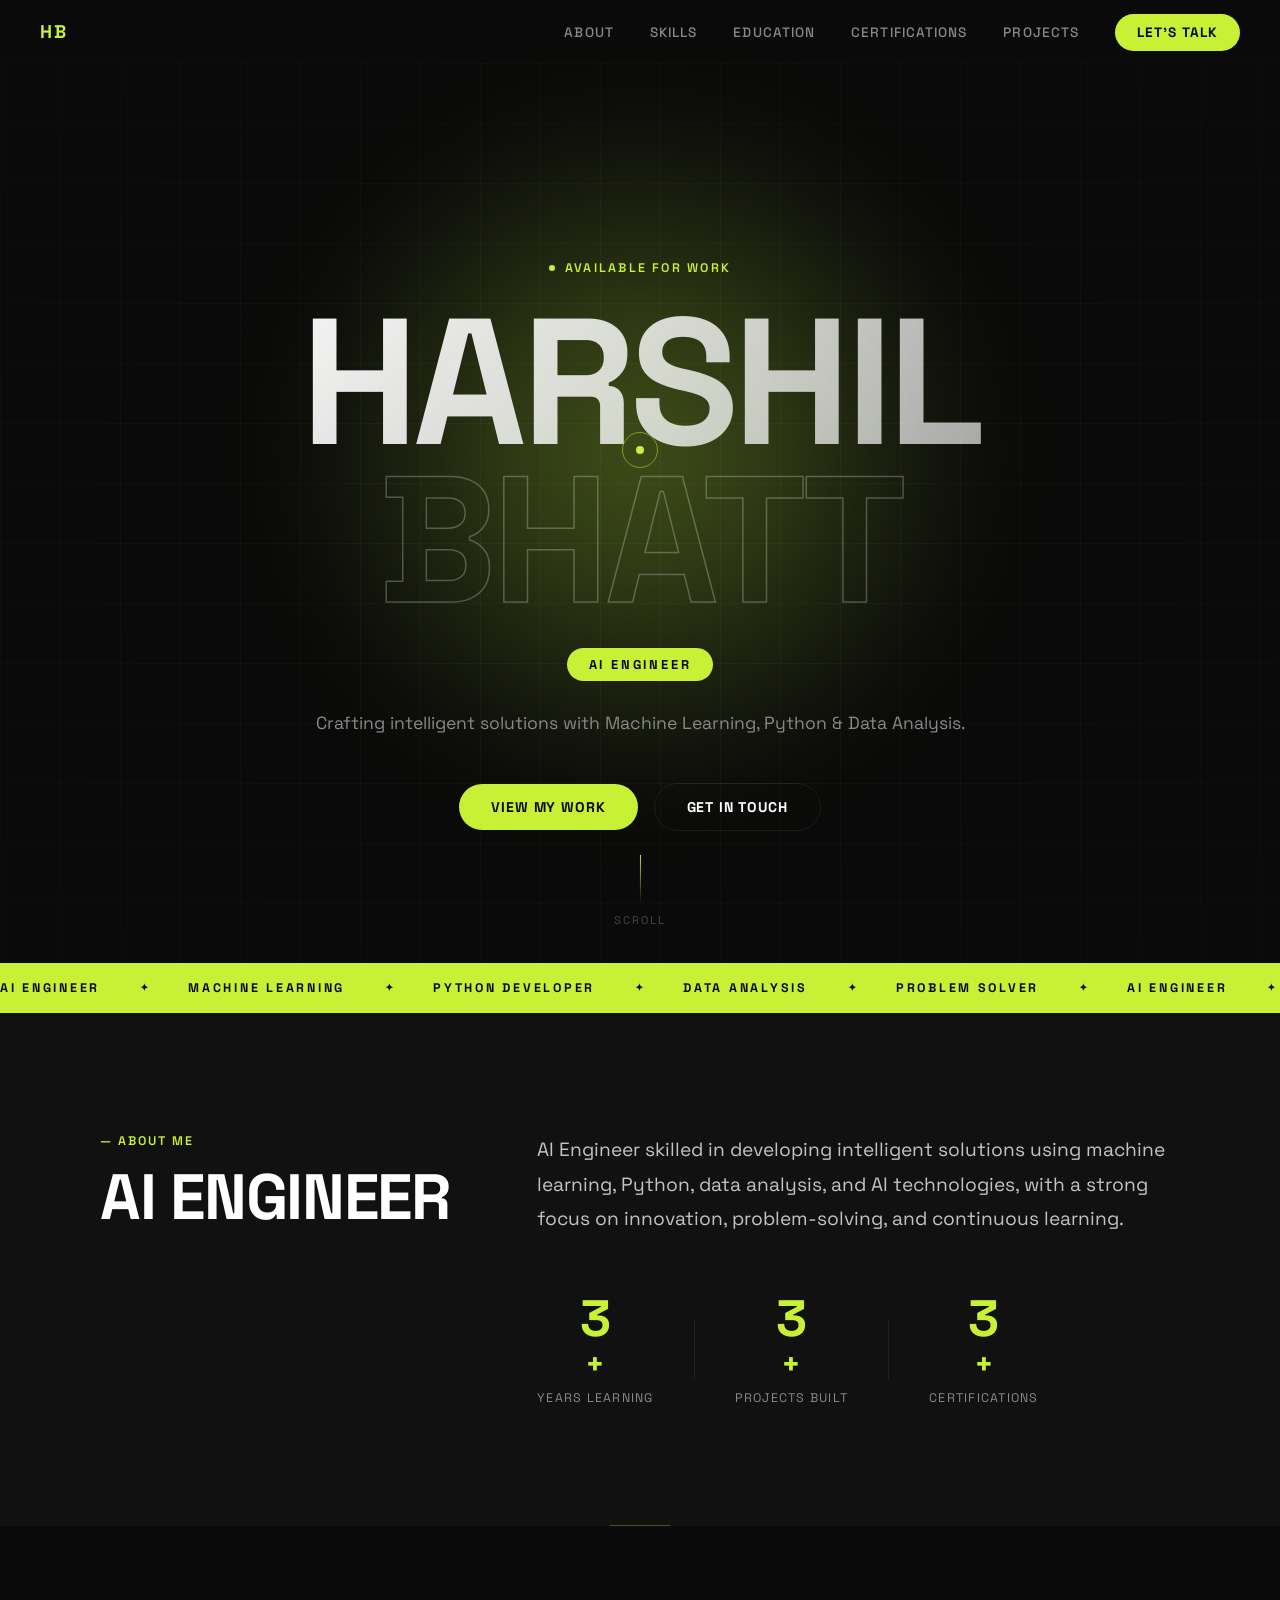
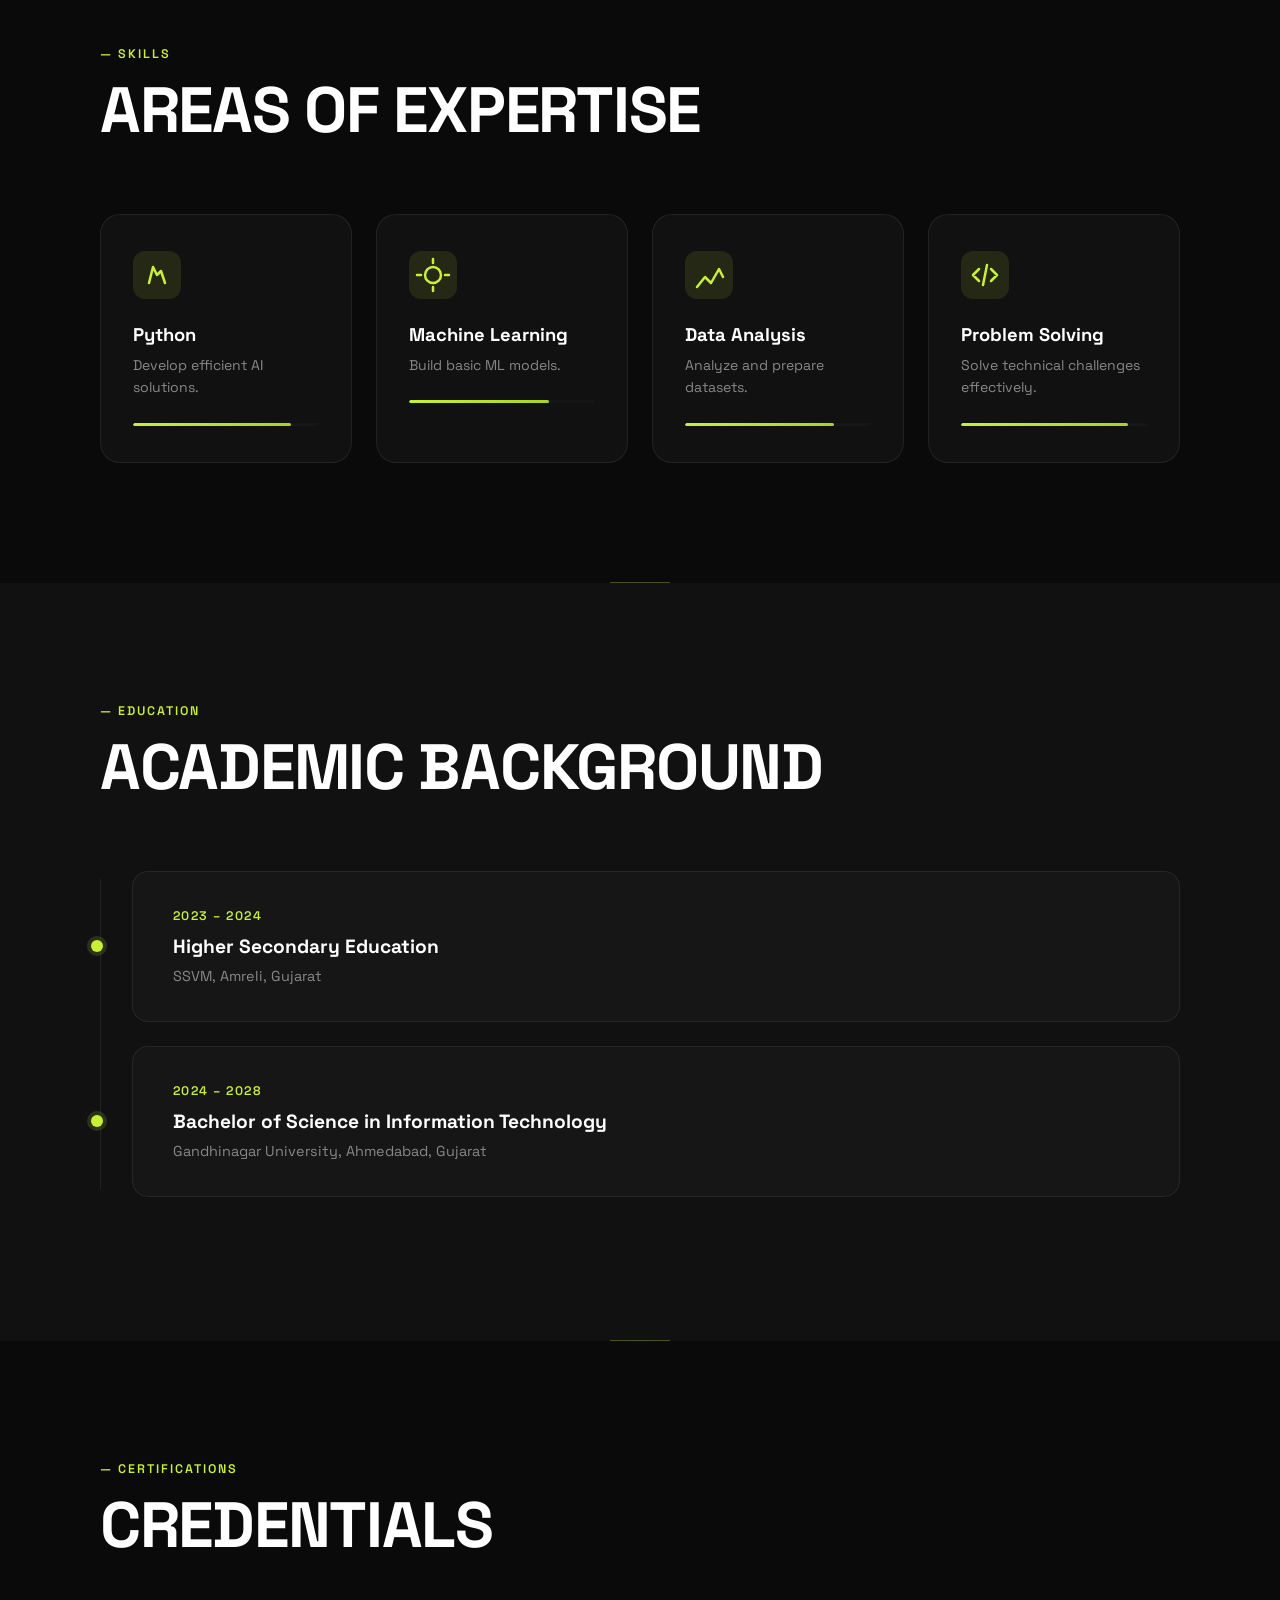
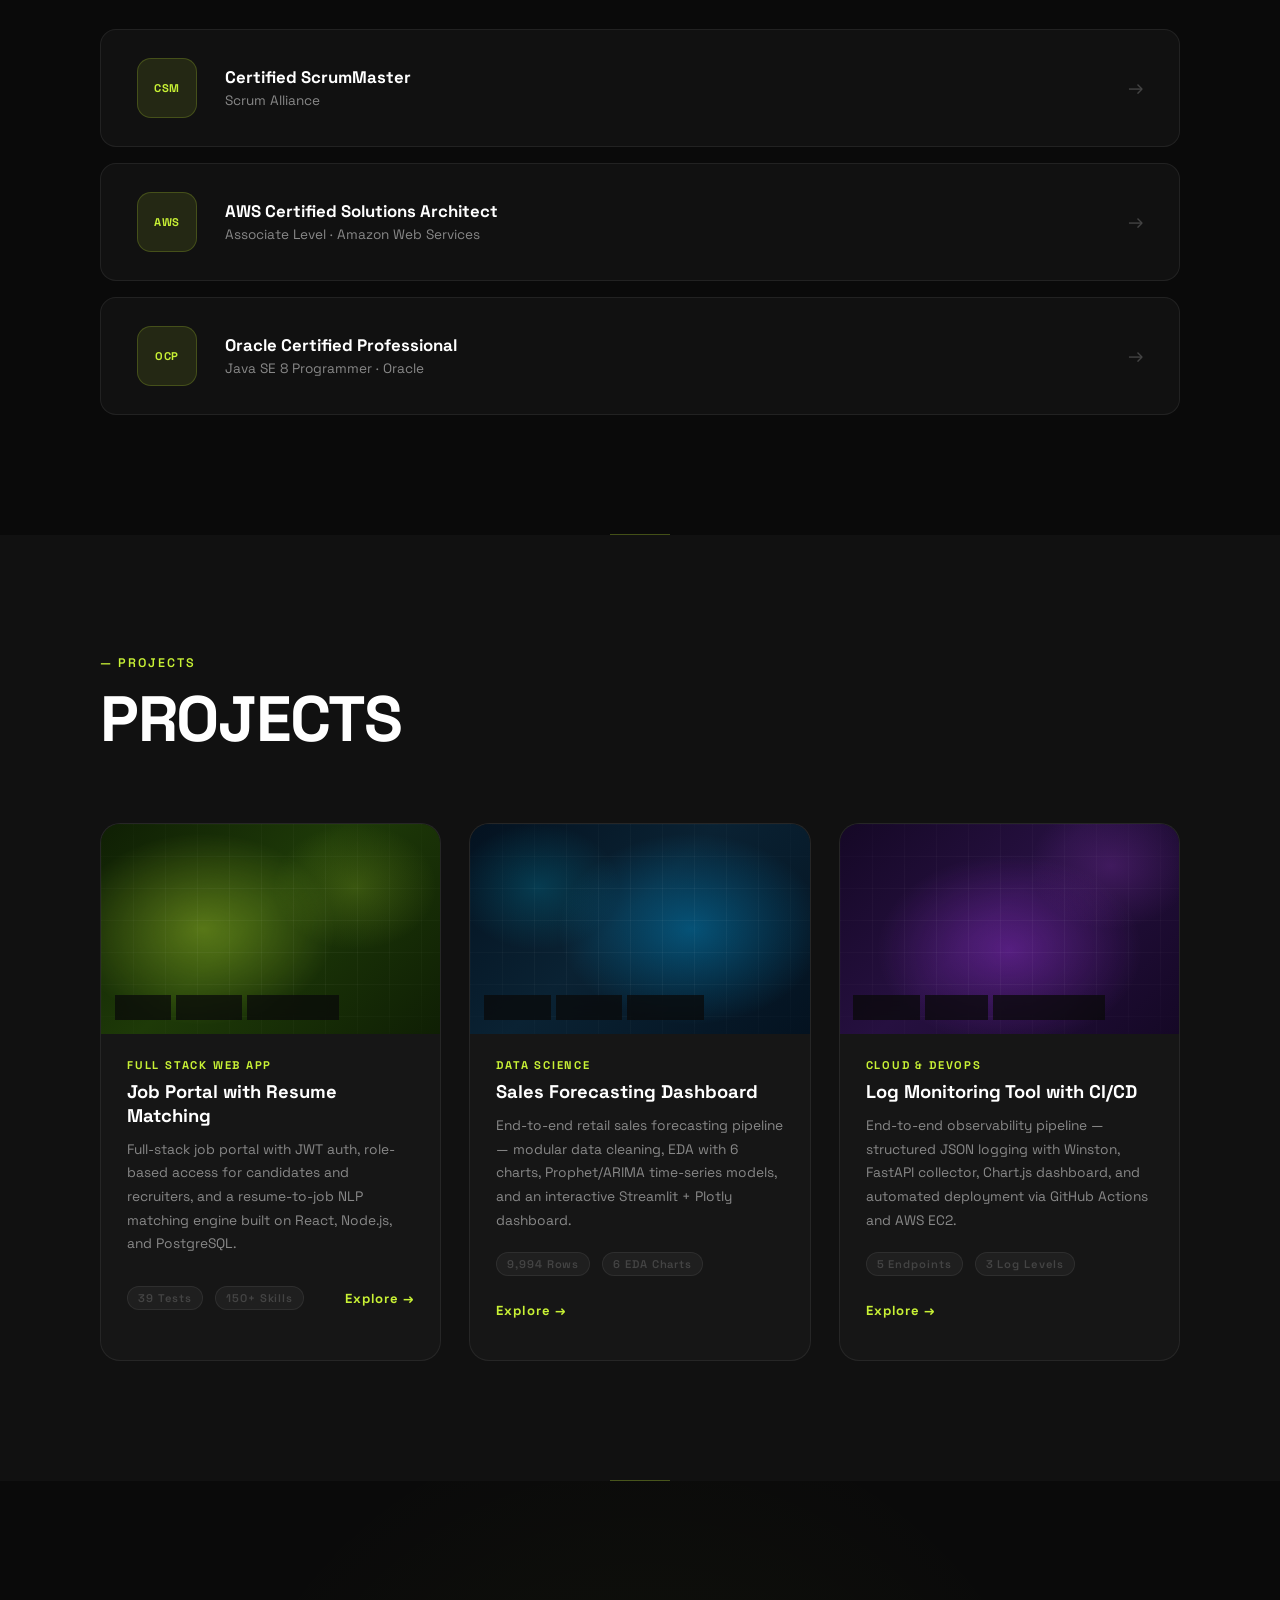
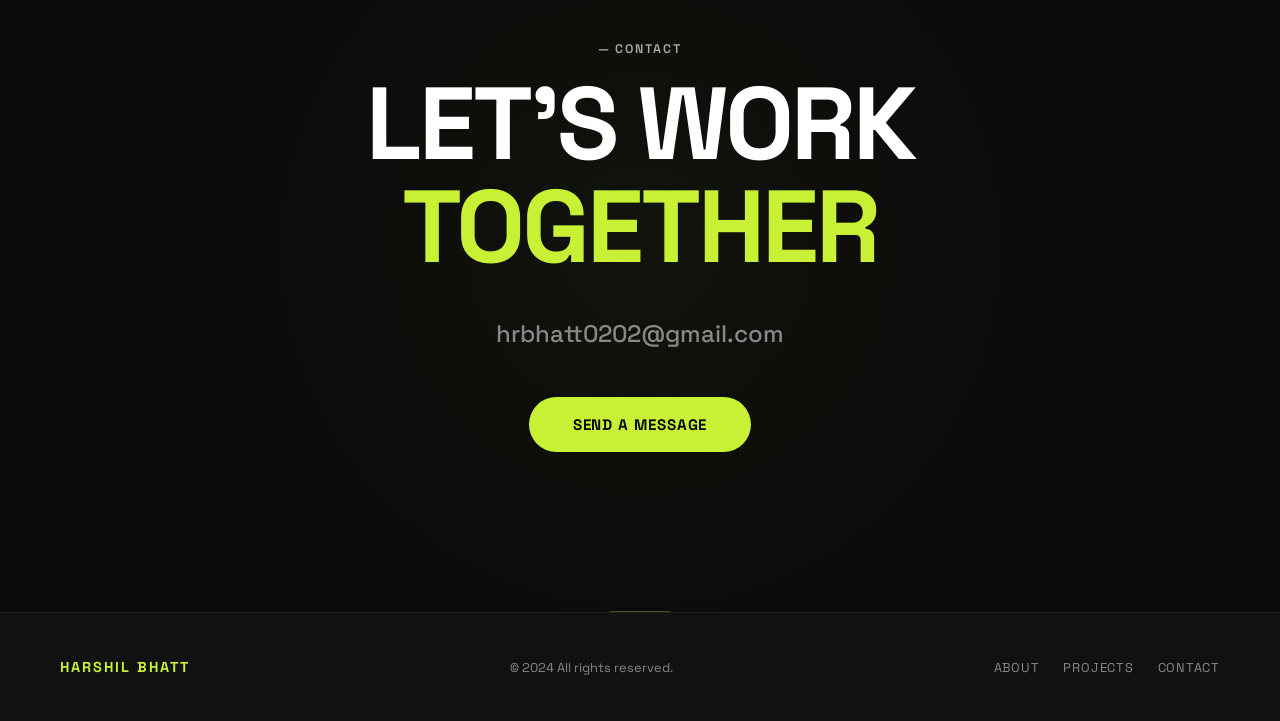
<file: index.html>
<!DOCTYPE html>
<html lang="en">
<head>
  <meta charset="UTF-8" />
  <meta name="viewport" content="width=device-width, initial-scale=1.0, viewport-fit=cover" />

  <!-- ── Primary Meta ── -->
  <title>Harshil Bhatt | AI Engineer</title>
  <meta name="title"       content="Harshil Bhatt | AI Engineer" />
  <meta name="description" content="Portfolio of Harshil Bhatt — AI Engineer specialising in Machine Learning, Python, and Full-Stack Development. Explore projects in job portals, sales forecasting, and cloud DevOps." />
  <meta name="author"      content="Harshil Bhatt" />
  <meta name="keywords"    content="Harshil Bhatt, AI Engineer, Machine Learning, Python, Full Stack, Portfolio, React, Node.js, Data Science" />

  <!-- ── Theme & App ── -->
  <meta name="theme-color"                        content="#0a0a0a" />
  <meta name="apple-mobile-web-app-capable"       content="yes" />
  <meta name="apple-mobile-web-app-status-bar-style" content="black-translucent" />
  <meta name="apple-mobile-web-app-title"         content="Harshil Bhatt" />
  <meta name="application-name"                   content="Harshil Bhatt" />

  <!-- ── Favicon — shown in browser tab & bookmarks ── -->
  <link rel="icon"             type="image/svg+xml"  href="favicon.svg" />
  <link rel="shortcut icon"    type="image/svg+xml"  href="favicon.svg" />
  <!-- Apple touch icon (home screen on iPhone/iPad) -->
  <link rel="apple-touch-icon" href="favicon.svg" />

  <!-- ── Open Graph — shown when link is shared on WhatsApp, LinkedIn, etc. ── -->
  <meta property="og:type"        content="website" />
  <meta property="og:url"         content="https://harshilbhatt.dev/" />
  <meta property="og:title"       content="Harshil Bhatt | AI Engineer" />
  <meta property="og:description" content="AI Engineer specialising in Machine Learning, Python, Full-Stack Development, and Cloud DevOps. View my projects and get in touch." />
  <meta property="og:image"       content="https://harshilbhatt.dev/og-image.png" />
  <meta property="og:image:width"  content="1200" />
  <meta property="og:image:height" content="630" />
  <meta property="og:site_name"   content="Harshil Bhatt Portfolio" />
  <meta property="og:locale"      content="en_IN" />

  <!-- ── Twitter / X Card ── -->
  <meta name="twitter:card"        content="summary_large_image" />
  <meta name="twitter:url"         content="https://harshilbhatt.dev/" />
  <meta name="twitter:title"       content="Harshil Bhatt | AI Engineer" />
  <meta name="twitter:description" content="AI Engineer specialising in Machine Learning, Python, Full-Stack Development, and Cloud DevOps." />
  <meta name="twitter:image"       content="https://harshilbhatt.dev/og-image.png" />

  <!-- ── Canonical URL ── -->
  <link rel="canonical" href="https://harshilbhatt.dev/" />

  <!-- ── Styles & Fonts ── -->
  <link rel="stylesheet" href="style.css" />
  <link rel="preconnect" href="https://fonts.googleapis.com" />
  <link rel="preconnect" href="https://fonts.gstatic.com" crossorigin />
  <link href="https://fonts.googleapis.com/css2?family=Inter:wght@300;400;500;600;700;800;900&family=Space+Grotesk:wght@300;400;500;600;700&display=swap" rel="stylesheet" />
</head>
<body>

  <!-- Global cursor-following gradient glow (covers entire page) -->
  <div id="cursor-glow" aria-hidden="true"></div>

  <!-- ───────────── NAV ───────────── -->
  <nav class="navbar" id="navbar">
    <div class="nav-inner">
      <a href="#hero" class="nav-logo">HB</a>
      <ul class="nav-links">
        <li><a href="#about">About</a></li>
        <li><a href="#skills">Skills</a></li>
        <li><a href="#education">Education</a></li>
        <li><a href="#certifications">Certifications</a></li>
        <li><a href="#projects">Projects</a></li>
        <li><a href="#contact" class="nav-cta">Let's Talk</a></li>
      </ul>
      <button class="hamburger" id="hamburger" aria-label="Toggle menu">
        <span></span><span></span><span></span>
      </button>
    </div>
  </nav>

  <!-- ───────────── HERO ───────────── -->
  <section class="hero" id="hero">
    <div class="hero-bg-grid"></div>
    <div class="hero-content">
      <div class="hero-eyebrow reveal">Available for Work</div>
      <h1 class="hero-name reveal">
        <span class="name-line">HARSHIL</span>
        <span class="name-line delay-1">BHATT</span>
      </h1>
      <div class="hero-title-wrap reveal delay-2">
        <span class="hero-title-tag">AI ENGINEER</span>
      </div>
      <p class="hero-desc reveal delay-3">
        Crafting intelligent solutions with Machine Learning,
        Python &amp; Data Analysis.
      </p>
      <div class="hero-ctas reveal delay-4">
        <a href="#projects" class="btn btn-primary">View My Work</a>
        <a href="#contact" class="btn btn-ghost">Get In Touch</a>
      </div>
    </div>
    <div class="hero-scroll-hint">
      <div class="scroll-line"></div>
      <span>Scroll</span>
    </div>
  </section>

  <!-- ───────────── TICKER ───────────── -->
  <div class="ticker-wrap">
    <div class="ticker-track">
      <span>AI ENGINEER</span><span class="dot">✦</span>
      <span>MACHINE LEARNING</span><span class="dot">✦</span>
      <span>PYTHON DEVELOPER</span><span class="dot">✦</span>
      <span>DATA ANALYSIS</span><span class="dot">✦</span>
      <span>PROBLEM SOLVER</span><span class="dot">✦</span>
      <span>AI ENGINEER</span><span class="dot">✦</span>
      <span>MACHINE LEARNING</span><span class="dot">✦</span>
      <span>PYTHON DEVELOPER</span><span class="dot">✦</span>
      <span>DATA ANALYSIS</span><span class="dot">✦</span>
      <span>PROBLEM SOLVER</span><span class="dot">✦</span>
      <span>AI ENGINEER</span><span class="dot">✦</span>
      <span>MACHINE LEARNING</span><span class="dot">✦</span>
      <span>PYTHON DEVELOPER</span><span class="dot">✦</span>
      <span>DATA ANALYSIS</span><span class="dot">✦</span>
      <span>PROBLEM SOLVER</span><span class="dot">✦</span>
    </div>
  </div>

  <!-- ───────────── ABOUT ───────────── -->
  <section class="section about" id="about">
    <div class="container">
      <div class="about-grid">
        <div class="about-left">
          <p class="section-label reveal">— About Me</p>
          <h2 class="section-title reveal delay-1">AI ENGINEER</h2>
        </div>
        <div class="about-right">
          <p class="about-text reveal delay-2">
            AI Engineer skilled in developing intelligent solutions using machine learning, Python, data analysis, and AI technologies, with a strong focus on innovation, problem-solving, and continuous learning.
          </p>
          <div class="about-stats reveal delay-3">
            <div class="stat">
              <span class="stat-num" data-target="3">0</span>
              <span class="stat-unit">+</span>
              <span class="stat-label">Years Learning</span>
            </div>
            <div class="stat-divider"></div>
            <div class="stat">
              <span class="stat-num" data-target="3">0</span>
              <span class="stat-unit">+</span>
              <span class="stat-label">Projects Built</span>
            </div>
            <div class="stat-divider"></div>
            <div class="stat">
              <span class="stat-num" data-target="3">0</span>
              <span class="stat-unit">+</span>
              <span class="stat-label">Certifications</span>
            </div>
          </div>
        </div>
      </div>
    </div>
  </section>

  <!-- ───────────── SKILLS ───────────── -->
  <section class="section skills" id="skills">
    <div class="container">
      <p class="section-label reveal">— Skills</p>
      <h2 class="section-title reveal delay-1">AREAS OF EXPERTISE</h2>
      <div class="skills-grid">

        <div class="skill-card reveal delay-1">
          <div class="skill-icon">
            <svg viewBox="0 0 48 48" fill="none" xmlns="http://www.w3.org/2000/svg">
              <rect width="48" height="48" rx="12" fill="currentColor" opacity="0.1"/>
              <path d="M16 32L20 16L24 24L28 20L32 32" stroke="currentColor" stroke-width="2.5" stroke-linecap="round" stroke-linejoin="round"/>
            </svg>
          </div>
          <h3 class="skill-name">Python</h3>
          <p class="skill-desc">Develop efficient AI solutions.</p>
          <div class="skill-bar"><div class="skill-fill" data-w="85"></div></div>
        </div>

        <div class="skill-card reveal delay-2">
          <div class="skill-icon">
            <svg viewBox="0 0 48 48" fill="none" xmlns="http://www.w3.org/2000/svg">
              <rect width="48" height="48" rx="12" fill="currentColor" opacity="0.1"/>
              <circle cx="24" cy="24" r="8" stroke="currentColor" stroke-width="2.5"/>
              <path d="M24 8v4M24 36v4M8 24h4M36 24h4" stroke="currentColor" stroke-width="2.5" stroke-linecap="round"/>
            </svg>
          </div>
          <h3 class="skill-name">Machine Learning</h3>
          <p class="skill-desc">Build basic ML models.</p>
          <div class="skill-bar"><div class="skill-fill" data-w="75"></div></div>
        </div>

        <div class="skill-card reveal delay-3">
          <div class="skill-icon">
            <svg viewBox="0 0 48 48" fill="none" xmlns="http://www.w3.org/2000/svg">
              <rect width="48" height="48" rx="12" fill="currentColor" opacity="0.1"/>
              <path d="M12 36l8-10 6 6 8-14 4 8" stroke="currentColor" stroke-width="2.5" stroke-linecap="round" stroke-linejoin="round"/>
            </svg>
          </div>
          <h3 class="skill-name">Data Analysis</h3>
          <p class="skill-desc">Analyze and prepare datasets.</p>
          <div class="skill-bar"><div class="skill-fill" data-w="80"></div></div>
        </div>

        <div class="skill-card reveal delay-4">
          <div class="skill-icon">
            <svg viewBox="0 0 48 48" fill="none" xmlns="http://www.w3.org/2000/svg">
              <rect width="48" height="48" rx="12" fill="currentColor" opacity="0.1"/>
              <path d="M18 30l-6-6 6-6M30 18l6 6-6 6" stroke="currentColor" stroke-width="2.5" stroke-linecap="round" stroke-linejoin="round"/>
              <path d="M26 14l-4 20" stroke="currentColor" stroke-width="2.5" stroke-linecap="round"/>
            </svg>
          </div>
          <h3 class="skill-name">Problem Solving</h3>
          <p class="skill-desc">Solve technical challenges effectively.</p>
          <div class="skill-bar"><div class="skill-fill" data-w="90"></div></div>
        </div>

      </div>
    </div>
  </section>

  <!-- ───────────── EDUCATION ───────────── -->
  <section class="section education" id="education">
    <div class="container">
      <p class="section-label reveal">— Education</p>
      <h2 class="section-title reveal delay-1">ACADEMIC BACKGROUND</h2>
      <div class="edu-timeline">

        <div class="edu-item reveal delay-2">
          <div class="edu-dot"></div>
          <div class="edu-content">
            <span class="edu-date">2023 – 2024</span>
            <h3 class="edu-degree">Higher Secondary Education</h3>
            <p class="edu-school">SSVM, Amreli, Gujarat</p>
          </div>
        </div>

        <div class="edu-item reveal delay-3">
          <div class="edu-dot"></div>
          <div class="edu-content">
            <span class="edu-date">2024 – 2028</span>
            <h3 class="edu-degree">Bachelor of Science in Information Technology</h3>
            <p class="edu-school">Gandhinagar University, Ahmedabad, Gujarat</p>
          </div>
        </div>

      </div>
    </div>
  </section>

  <!-- ───────────── CERTIFICATIONS ───────────── -->
  <section class="section certifications" id="certifications">
    <div class="container">
      <p class="section-label reveal">— Certifications</p>
      <h2 class="section-title reveal delay-1">CREDENTIALS</h2>
      <div class="cert-grid">

        <div class="cert-card reveal delay-1">
          <div class="cert-badge">CSM</div>
          <div class="cert-info">
            <h3>Certified ScrumMaster</h3>
            <p>Scrum Alliance</p>
          </div>
          <div class="cert-arrow">→</div>
        </div>

        <div class="cert-card reveal delay-2">
          <div class="cert-badge">AWS</div>
          <div class="cert-info">
            <h3>AWS Certified Solutions Architect</h3>
            <p>Associate Level · Amazon Web Services</p>
          </div>
          <div class="cert-arrow">→</div>
        </div>

        <div class="cert-card reveal delay-3">
          <div class="cert-badge">OCP</div>
          <div class="cert-info">
            <h3>Oracle Certified Professional</h3>
            <p>Java SE 8 Programmer · Oracle</p>
          </div>
          <div class="cert-arrow">→</div>
        </div>

      </div>
    </div>
  </section>

  <!-- ───────────── PROJECTS ───────────── -->
  <section class="section projects" id="projects">
    <div class="container">
      <p class="section-label reveal">— Projects</p>
      <h2 class="section-title reveal delay-1">PROJECTS</h2>
      <div class="projects-grid">

        <!-- Card 1 -->
        <div class="project-card reveal delay-1" data-project="1">
          <div class="project-spotlight"></div>
          <div class="project-img project-img-1">
            <div class="project-img-icons">
              <span class="tech-pill">React</span>
              <span class="tech-pill">Node.js</span>
              <span class="tech-pill">PostgreSQL</span>
            </div>
            <div class="project-overlay">
              <span>View Details</span>
            </div>
          </div>
          <div class="project-body">
            <span class="project-tag">Full Stack Web App</span>
            <h3 class="project-name">Job Portal with Resume Matching</h3>
            <p class="project-desc">Full-stack job portal with JWT auth, role-based access for candidates and recruiters, and a resume-to-job NLP matching engine built on React, Node.js, and PostgreSQL.</p>
            <div class="project-footer">
              <div class="project-stats">
                <span>39 Tests</span>
                <span>150+ Skills</span>
              </div>
              <button class="project-link" data-open="1">Explore →</button>
            </div>
          </div>
        </div>

        <!-- Card 2 -->
        <div class="project-card reveal delay-2" data-project="2">
          <div class="project-spotlight"></div>
          <div class="project-img project-img-2">
            <div class="project-img-icons">
              <span class="tech-pill">Python</span>
              <span class="tech-pill">Pandas</span>
              <span class="tech-pill">Streamlit</span>
            </div>
            <div class="project-overlay">
              <span>View Details</span>
            </div>
          </div>
          <div class="project-body">
            <span class="project-tag">Data Science</span>
            <h3 class="project-name">Sales Forecasting Dashboard</h3>
            <p class="project-desc">End-to-end retail sales forecasting pipeline — modular data cleaning, EDA with 6 charts, Prophet/ARIMA time-series models, and an interactive Streamlit + Plotly dashboard.</p>
            <div class="project-footer">
              <div class="project-stats">
                <span>9,994 Rows</span>
                <span>6 EDA Charts</span>
              </div>
              <button class="project-link" data-open="2">Explore →</button>
            </div>
          </div>
        </div>

        <!-- Card 3 -->
        <div class="project-card reveal delay-3" data-project="3">
          <div class="project-spotlight"></div>
          <div class="project-img project-img-3">
            <div class="project-img-icons">
              <span class="tech-pill">Node.js</span>
              <span class="tech-pill">Docker</span>
              <span class="tech-pill">GitHub Actions</span>
            </div>
            <div class="project-overlay">
              <span>View Details</span>
            </div>
          </div>
          <div class="project-body">
            <span class="project-tag">Cloud &amp; DevOps</span>
            <h3 class="project-name">Log Monitoring Tool with CI/CD</h3>
            <p class="project-desc">End-to-end observability pipeline — structured JSON logging with Winston, FastAPI collector, Chart.js dashboard, and automated deployment via GitHub Actions and AWS EC2.</p>
            <div class="project-footer">
              <div class="project-stats">
                <span>5 Endpoints</span>
                <span>3 Log Levels</span>
              </div>
              <button class="project-link" data-open="3">Explore →</button>
            </div>
          </div>
        </div>

      </div>
    </div>
  </section>

  <!-- ───────────── PROJECT MODALS ───────────── -->

  <!-- Modal 1 -->
  <div class="proj-modal" id="proj-modal-1" role="dialog" aria-modal="true" aria-label="Job Portal with Resume Matching">
    <div class="proj-modal-backdrop"></div>
    <div class="proj-modal-box">
      <button class="proj-modal-close" aria-label="Close">✕</button>
      <div class="proj-modal-hero project-img-1">
        <div class="proj-modal-tags">
          <span class="tech-pill">React + Vite</span>
          <span class="tech-pill">Node.js</span>
          <span class="tech-pill">Express</span>
          <span class="tech-pill">PostgreSQL</span>
          <span class="tech-pill">JWT</span>
          <span class="tech-pill">Docker</span>
        </div>
      </div>
      <div class="proj-modal-body">
        <span class="project-tag">Full Stack Web App</span>
        <h2 class="proj-modal-title">Job Portal with Resume Matching</h2>
        <p class="proj-modal-desc">
          A full-stack job portal connecting candidates and recruiters. Built with React (Vite) on the frontend and a Node.js + Express REST API on the backend, backed by PostgreSQL via Prisma ORM. Features JWT authentication, role-based access control, resume upload with NLP skill matching, and a production-ready setup with Jest tests, Helmet security, rate limiting, and Docker Compose.
        </p>
        <div class="proj-modal-highlights">
          <div class="highlight-item">
            <span class="highlight-num">4</span>
            <span class="highlight-label">Build Phases</span>
          </div>
          <div class="highlight-item">
            <span class="highlight-num">150+</span>
            <span class="highlight-label">Skill Keywords</span>
          </div>
          <div class="highlight-item">
            <span class="highlight-num">39</span>
            <span class="highlight-label">Tests Written</span>
          </div>
        </div>
        <h3 class="proj-modal-section-title">Key Features</h3>
        <ul class="proj-modal-list">
          <li>JWT auth with bcrypt hashing and role-based access (candidate / recruiter)</li>
          <li>Job posting, search with filters, pagination, and owner-only mutations</li>
          <li>Resume upload (PDF, magic-byte verified) + 150+ skill dictionary with alias matching</li>
          <li>Match % calculated at apply-time — stored on application row for fast recruiter reads</li>
          <li>Recommended jobs ranked by skill match, applicants table sorted by match %</li>
          <li>Jest + Supertest: 39 unit + integration tests, 94% statement coverage</li>
          <li>Helmet, CORS whitelist, rate limiting, input sanitisation, no hash leaks</li>
          <li>Docker Compose: db + server + client (multi-stage nginx), healthcheck ordering</li>
        </ul>
        <h3 class="proj-modal-section-title">Tech Stack</h3>
        <div class="proj-modal-tech">
          <span class="tech-pill">React + Vite</span>
          <span class="tech-pill">Node.js + Express</span>
          <span class="tech-pill">PostgreSQL</span>
          <span class="tech-pill">Prisma ORM</span>
          <span class="tech-pill">multer + pdf-parse</span>
          <span class="tech-pill">Jest + Supertest</span>
          <span class="tech-pill">Docker</span>
        </div>
        <div class="proj-modal-actions">
          <a href="project-1.html" class="btn btn-primary">View Project →</a>
          <button class="btn btn-ghost proj-modal-close-btn">Close</button>
        </div>
      </div>
    </div>
  </div>

  <!-- Modal 2 -->
  <div class="proj-modal" id="proj-modal-2" role="dialog" aria-modal="true" aria-label="Sales Forecasting Dashboard">
    <div class="proj-modal-backdrop"></div>
    <div class="proj-modal-box">
      <button class="proj-modal-close" aria-label="Close">✕</button>
      <div class="proj-modal-hero project-img-2">
        <div class="proj-modal-tags">
          <span class="tech-pill">Python 3.11</span>
          <span class="tech-pill">Pandas</span>
          <span class="tech-pill">Prophet / ARIMA</span>
          <span class="tech-pill">Streamlit</span>
          <span class="tech-pill">Plotly</span>
          <span class="tech-pill">pytest</span>
        </div>
      </div>
      <div class="proj-modal-body">
        <span class="project-tag">Data Science</span>
        <h2 class="proj-modal-title">Sales Forecasting Dashboard</h2>
        <p class="proj-modal-desc">
          End-to-end retail sales forecasting pipeline — modular data cleaning, EDA with 6 Plotly charts, Prophet and ARIMA model comparison, and a 4-page interactive Streamlit dashboard with shared sidebar filters, session_state persistence, CSV export, and 95% confidence interval forecast bands.
        </p>
        <div class="proj-modal-highlights">
          <div class="highlight-item">
            <span class="highlight-num">4</span>
            <span class="highlight-label">Dashboard Pages</span>
          </div>
          <div class="highlight-item">
            <span class="highlight-num">Prophet</span>
            <span class="highlight-label">Best Model</span>
          </div>
          <div class="highlight-item">
            <span class="highlight-num">6.8%</span>
            <span class="highlight-label">MAPE on Test Set</span>
          </div>
        </div>
        <h3 class="proj-modal-section-title">Key Features</h3>
        <ul class="proj-modal-list">
          <li>5 modular cleaning functions with logging — zero print() statements</li>
          <li>EDA notebook: 6 charts with written observations, seasonality check</li>
          <li>Prophet vs Seasonal Naive vs Moving Average — sorted comparison table</li>
          <li>forecast(series, months) returns date + value + CI bounds for any category or region</li>
          <li>4-page Streamlit dashboard: Home KPIs, Sales Overview, Products, Forecast</li>
          <li>Shared sidebar via st.session_state — filters persist across page navigation</li>
          <li>28 pytest tests across 4 suites, 92% statement coverage</li>
          <li>Dockerfile + docker-compose with bind-mounted data and models volumes</li>
          <li>Makefile: setup / clean / train / test / run / docker</li>
        </ul>
        <h3 class="proj-modal-section-title">Tech Stack</h3>
        <div class="proj-modal-tech">
          <span class="tech-pill">Python 3.11</span>
          <span class="tech-pill">Pandas</span>
          <span class="tech-pill">Prophet</span>
          <span class="tech-pill">Statsmodels (ARIMA)</span>
          <span class="tech-pill">Streamlit</span>
          <span class="tech-pill">Plotly</span>
          <span class="tech-pill">pytest</span>
        </div>
        <div class="proj-modal-actions">
          <a href="project-2.html" class="btn btn-primary">View Project →</a>
          <button class="btn btn-ghost proj-modal-close-btn">Close</button>
        </div>
      </div>
    </div>
  </div>

  <!-- Modal 3 -->
  <div class="proj-modal" id="proj-modal-3" role="dialog" aria-modal="true" aria-label="Log Monitoring Tool">
    <div class="proj-modal-backdrop"></div>
    <div class="proj-modal-box">
      <button class="proj-modal-close" aria-label="Close">✕</button>
      <div class="proj-modal-hero project-img-3">
        <div class="proj-modal-tags">
          <span class="tech-pill">Node.js</span>
          <span class="tech-pill">Winston</span>
          <span class="tech-pill">FastAPI</span>
          <span class="tech-pill">Docker</span>
          <span class="tech-pill">GitHub Actions</span>
          <span class="tech-pill">AWS EC2</span>
        </div>
      </div>
      <div class="proj-modal-body">
        <span class="project-tag">Cloud &amp; DevOps</span>
        <h2 class="proj-modal-title">Log Monitoring Tool with CI/CD</h2>
        <p class="proj-modal-desc">
          End-to-end observability pipeline built across three services: an Express app that emits structured JSON logs via Winston, a FastAPI collector that ingests and stores them in SQLite, and a Chart.js dashboard for real-time visualisation. Deployed to AWS EC2 via a GitHub Actions CI/CD pipeline.
        </p>
        <div class="proj-modal-highlights">
          <div class="highlight-item">
            <span class="highlight-num">5</span>
            <span class="highlight-label">Endpoints</span>
          </div>
          <div class="highlight-item">
            <span class="highlight-num">3</span>
            <span class="highlight-label">Log Levels</span>
          </div>
          <div class="highlight-item">
            <span class="highlight-num">CI/CD</span>
            <span class="highlight-label">Auto Deploy</span>
          </div>
        </div>
        <h3 class="proj-modal-section-title">Key Features</h3>
        <ul class="proj-modal-list">
          <li>Structured JSON logs — timestamp, level, endpoint, status_code, response_time_ms, request_id</li>
          <li>Winston daily log rotation — 5 MB size limit, keeps last 3 files</li>
          <li>Request middleware auto-selects info/warn/error level by HTTP status</li>
          <li>Traffic generator with configurable RPS, duration, and burst mode for alert testing</li>
          <li>FastAPI collector with SQLite storage and query API (Part 2)</li>
          <li>Chart.js dashboard: error rate, response time trends, log volume (Part 3)</li>
          <li>GitHub Actions CI/CD deploys to AWS EC2 on every push to main</li>
        </ul>
        <h3 class="proj-modal-section-title">Tech Stack</h3>
        <div class="proj-modal-tech">
          <span class="tech-pill">Node.js + Express</span>
          <span class="tech-pill">Winston</span>
          <span class="tech-pill">Python + FastAPI</span>
          <span class="tech-pill">SQLite</span>
          <span class="tech-pill">Chart.js</span>
          <span class="tech-pill">Docker</span>
          <span class="tech-pill">GitHub Actions</span>
          <span class="tech-pill">AWS EC2</span>
        </div>
        <div class="proj-modal-actions">
          <a href="project-3.html" class="btn btn-primary">View Project →</a>
          <button class="btn btn-ghost proj-modal-close-btn">Close</button>
        </div>
      </div>
    </div>
  </div>

  <!-- ───────────── CONTACT ───────────── -->
  <section class="section contact" id="contact">
    <div class="contact-inner">
      <p class="section-label reveal" style="color:#aaa">— Contact</p>
      <h2 class="contact-heading reveal delay-1">LET'S WORK<br /><em>TOGETHER</em></h2>
      <a href="mailto:hrbhatt0202@gmail.com" class="contact-email reveal delay-2">
        hrbhatt0202@gmail.com
      </a>
      <div class="contact-cta reveal delay-3">
        <a href="mailto:hrbhatt0202@gmail.com" class="btn btn-primary btn-large">Send a Message</a>
      </div>
    </div>
  </section>

  <!-- ───────────── FOOTER ───────────── -->
  <footer class="footer">
    <div class="footer-inner">
      <span class="footer-logo">HARSHIL BHATT</span>
      <span class="footer-copy">© 2024 All rights reserved.</span>
      <div class="footer-links">
        <a href="#about">About</a>
        <a href="#projects">Projects</a>
        <a href="#contact">Contact</a>
      </div>
    </div>
  </footer>

  <!-- Mobile Nav Drawer -->
  <div class="mobile-nav" id="mobileNav">
    <ul>
      <li><a href="#about" class="mnav-link">About</a></li>
      <li><a href="#skills" class="mnav-link">Skills</a></li>
      <li><a href="#education" class="mnav-link">Education</a></li>
      <li><a href="#certifications" class="mnav-link">Certifications</a></li>
      <li><a href="#projects" class="mnav-link">Projects</a></li>
      <li><a href="#contact" class="mnav-link">Let's Talk</a></li>
    </ul>
  </div>

  <script src="script.js"></script>
</body>
</html>
</file>
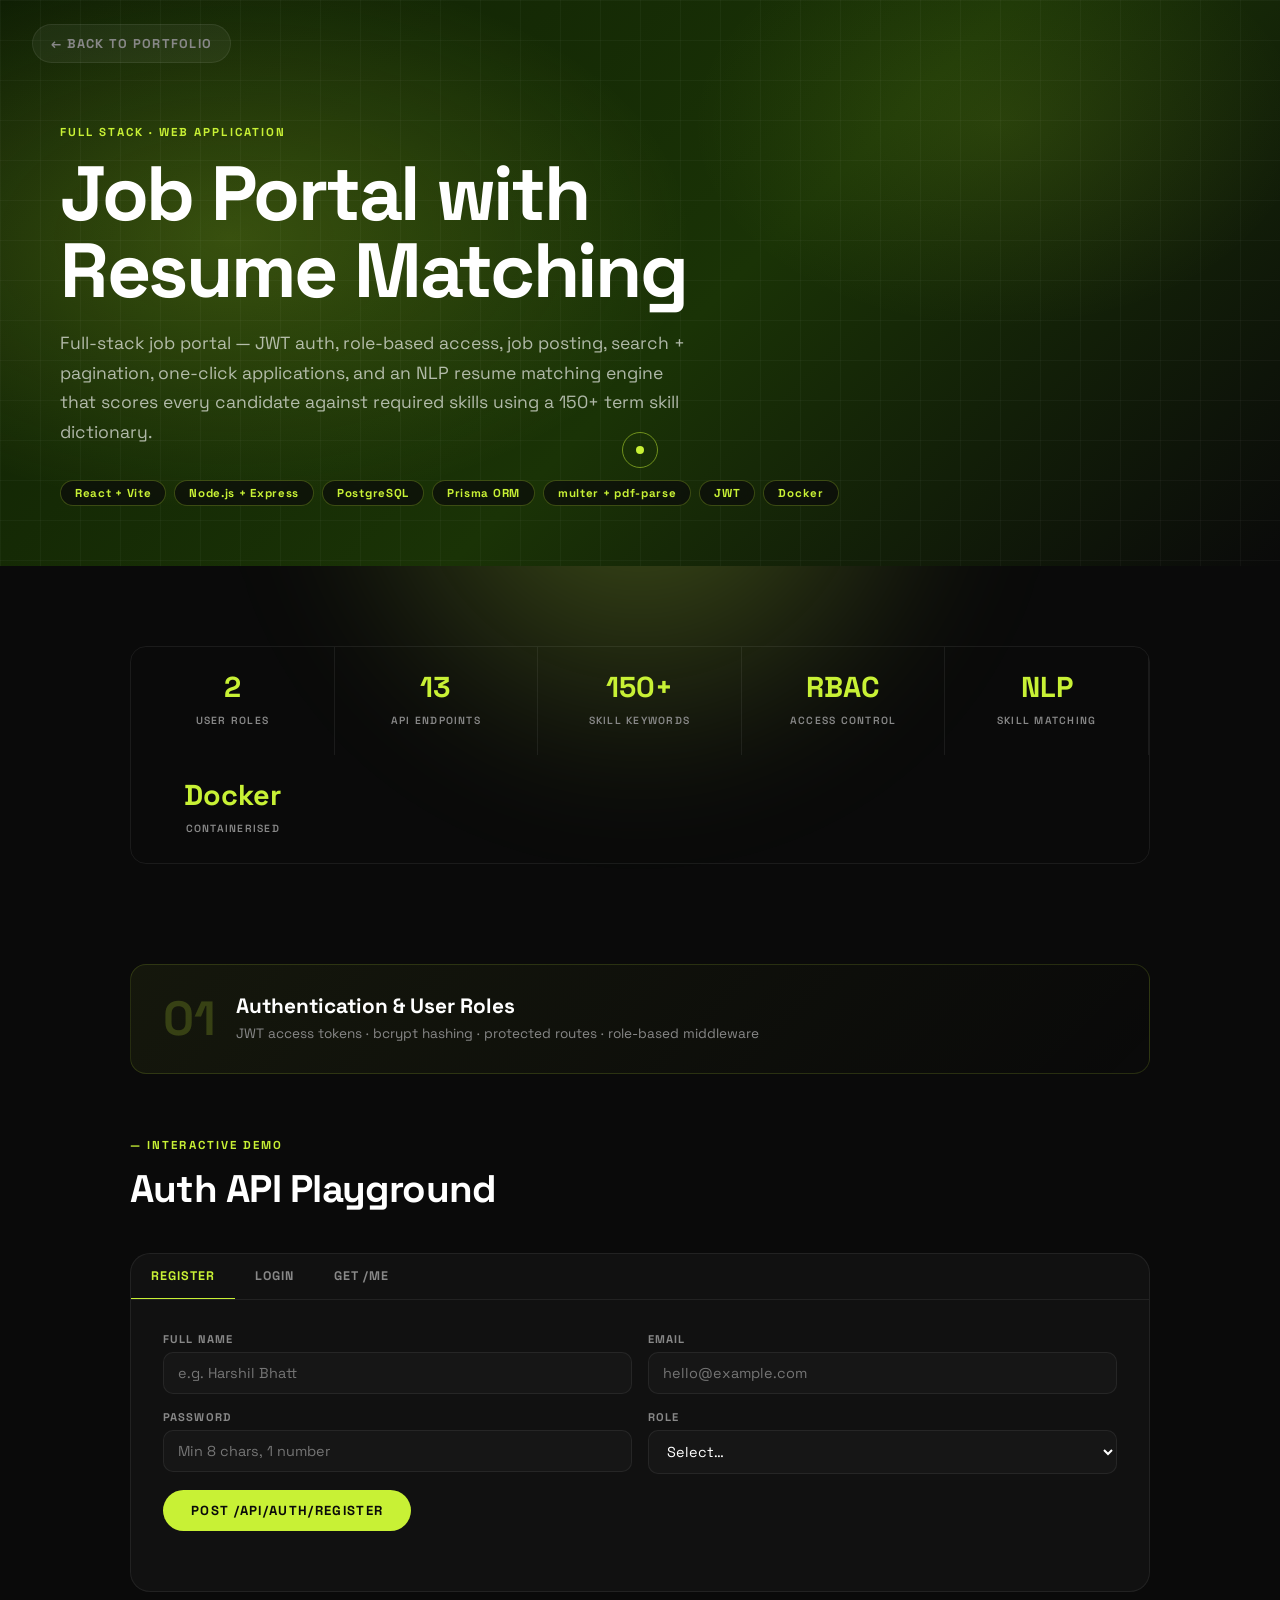
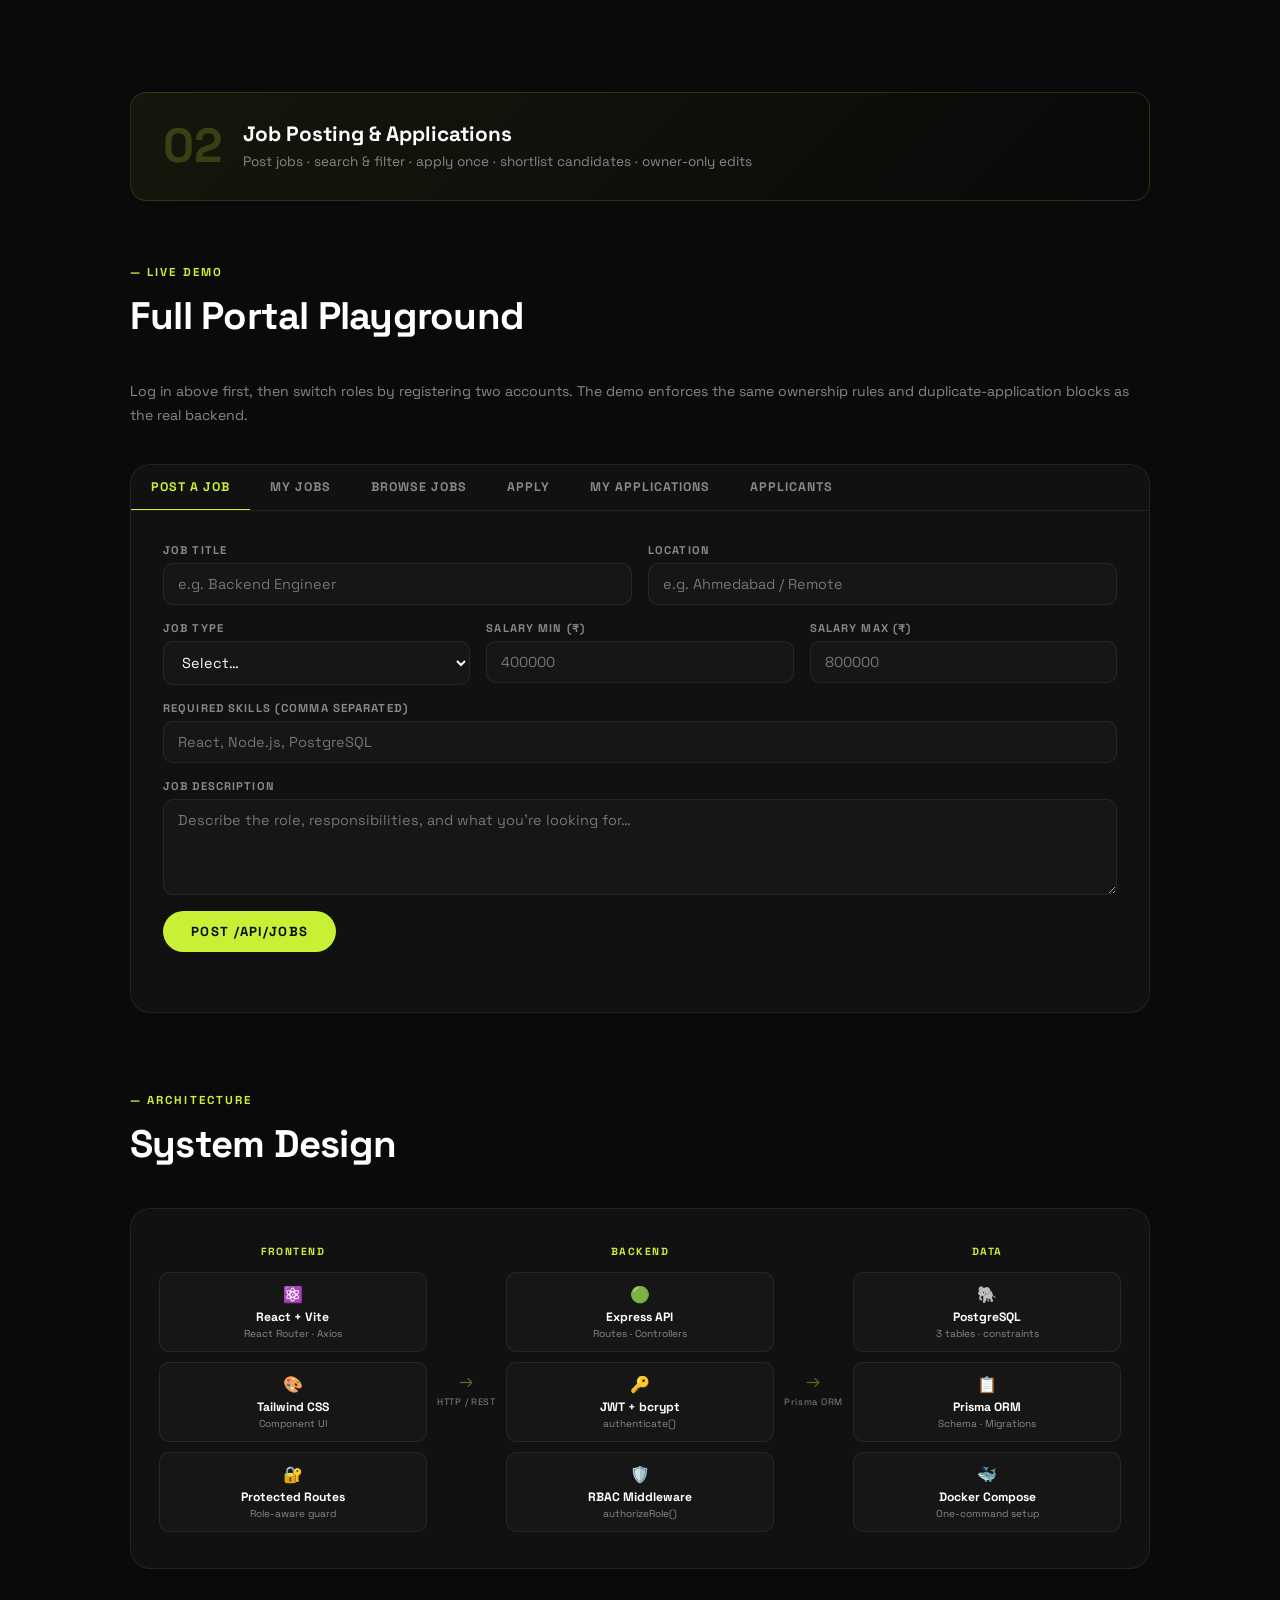
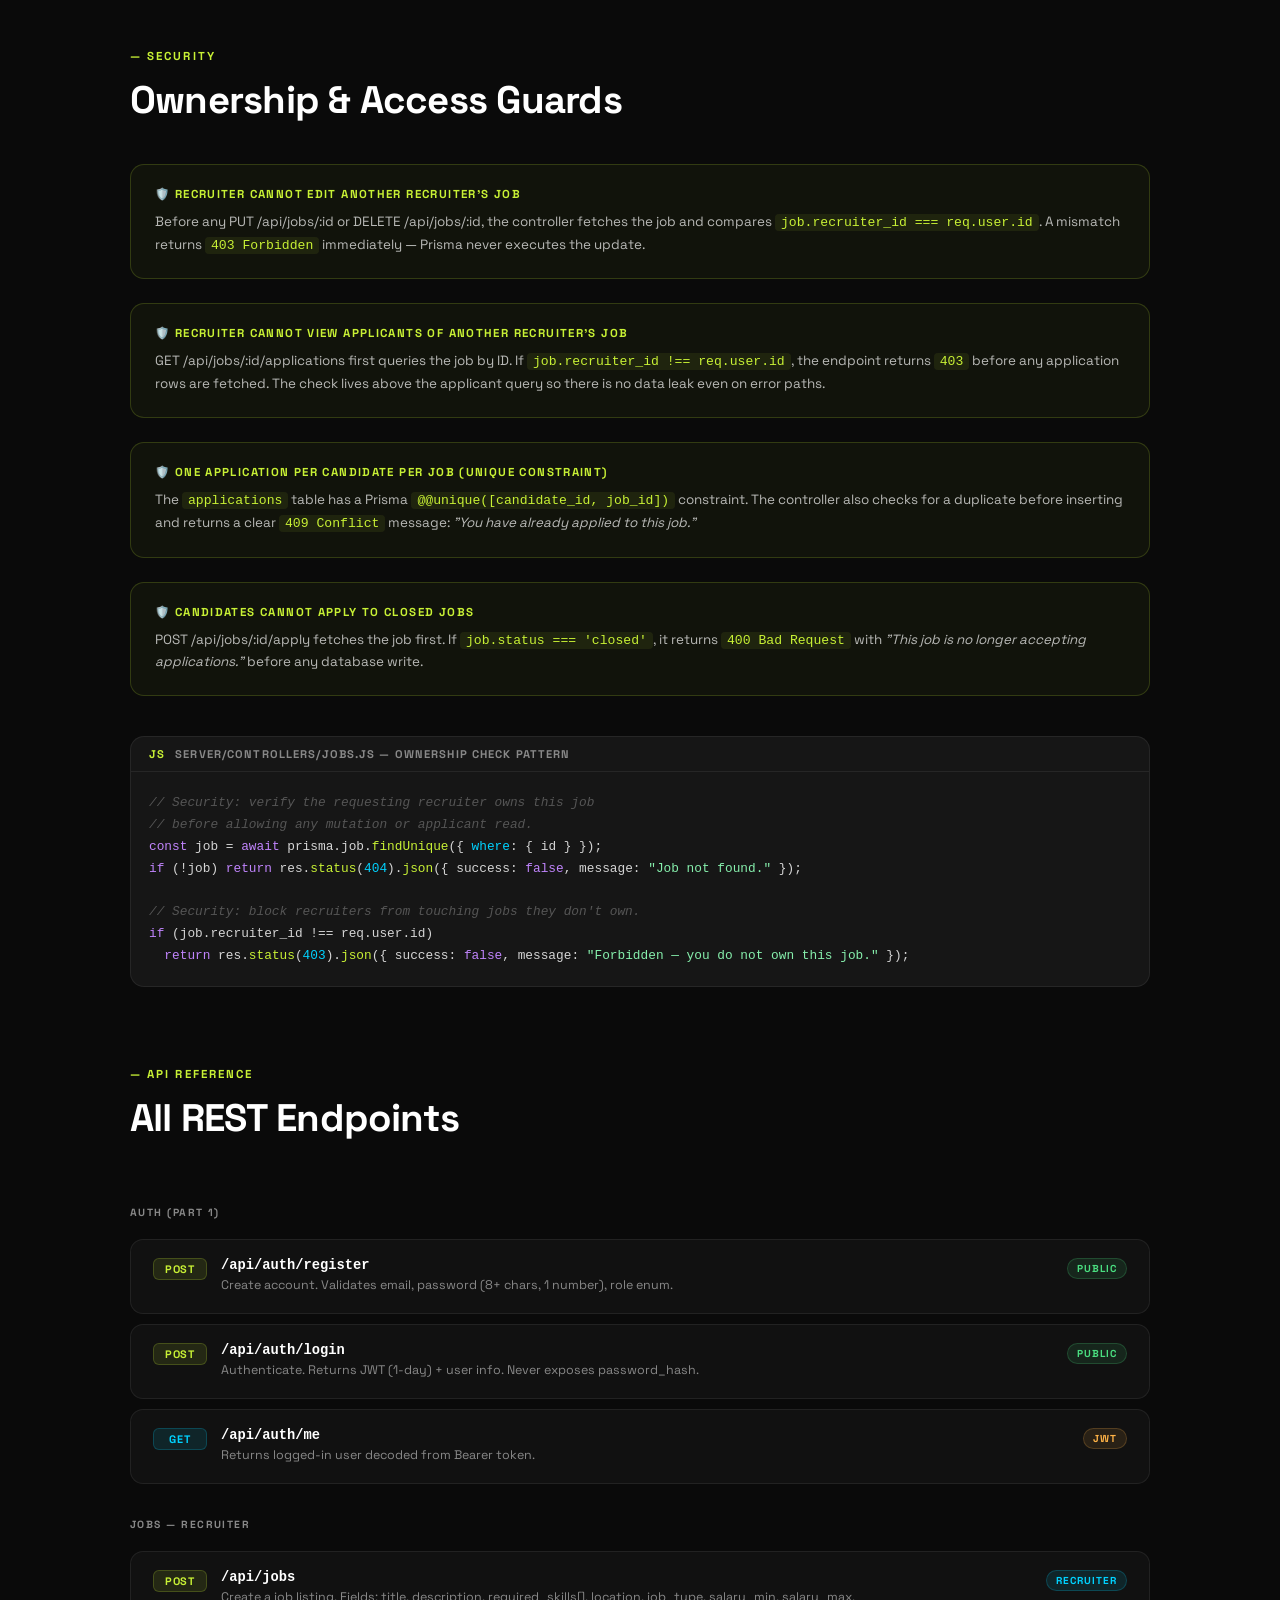
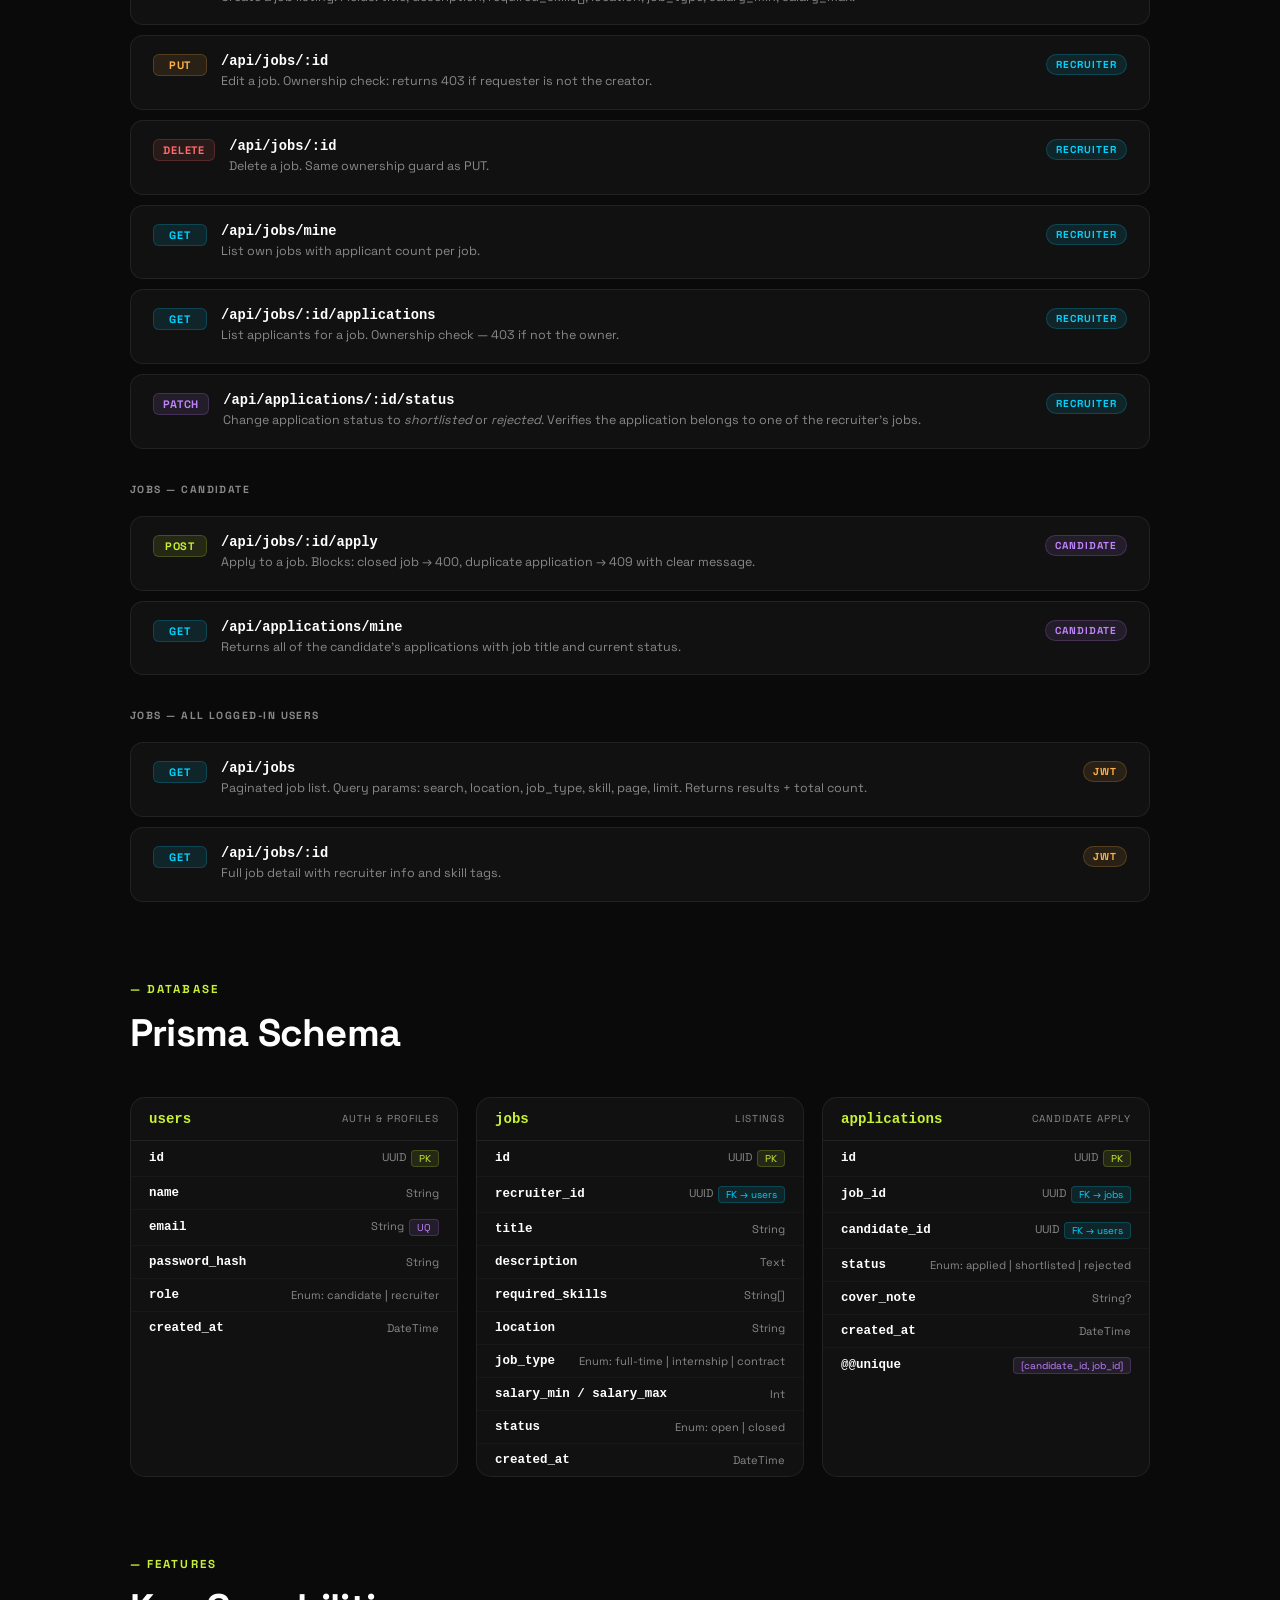
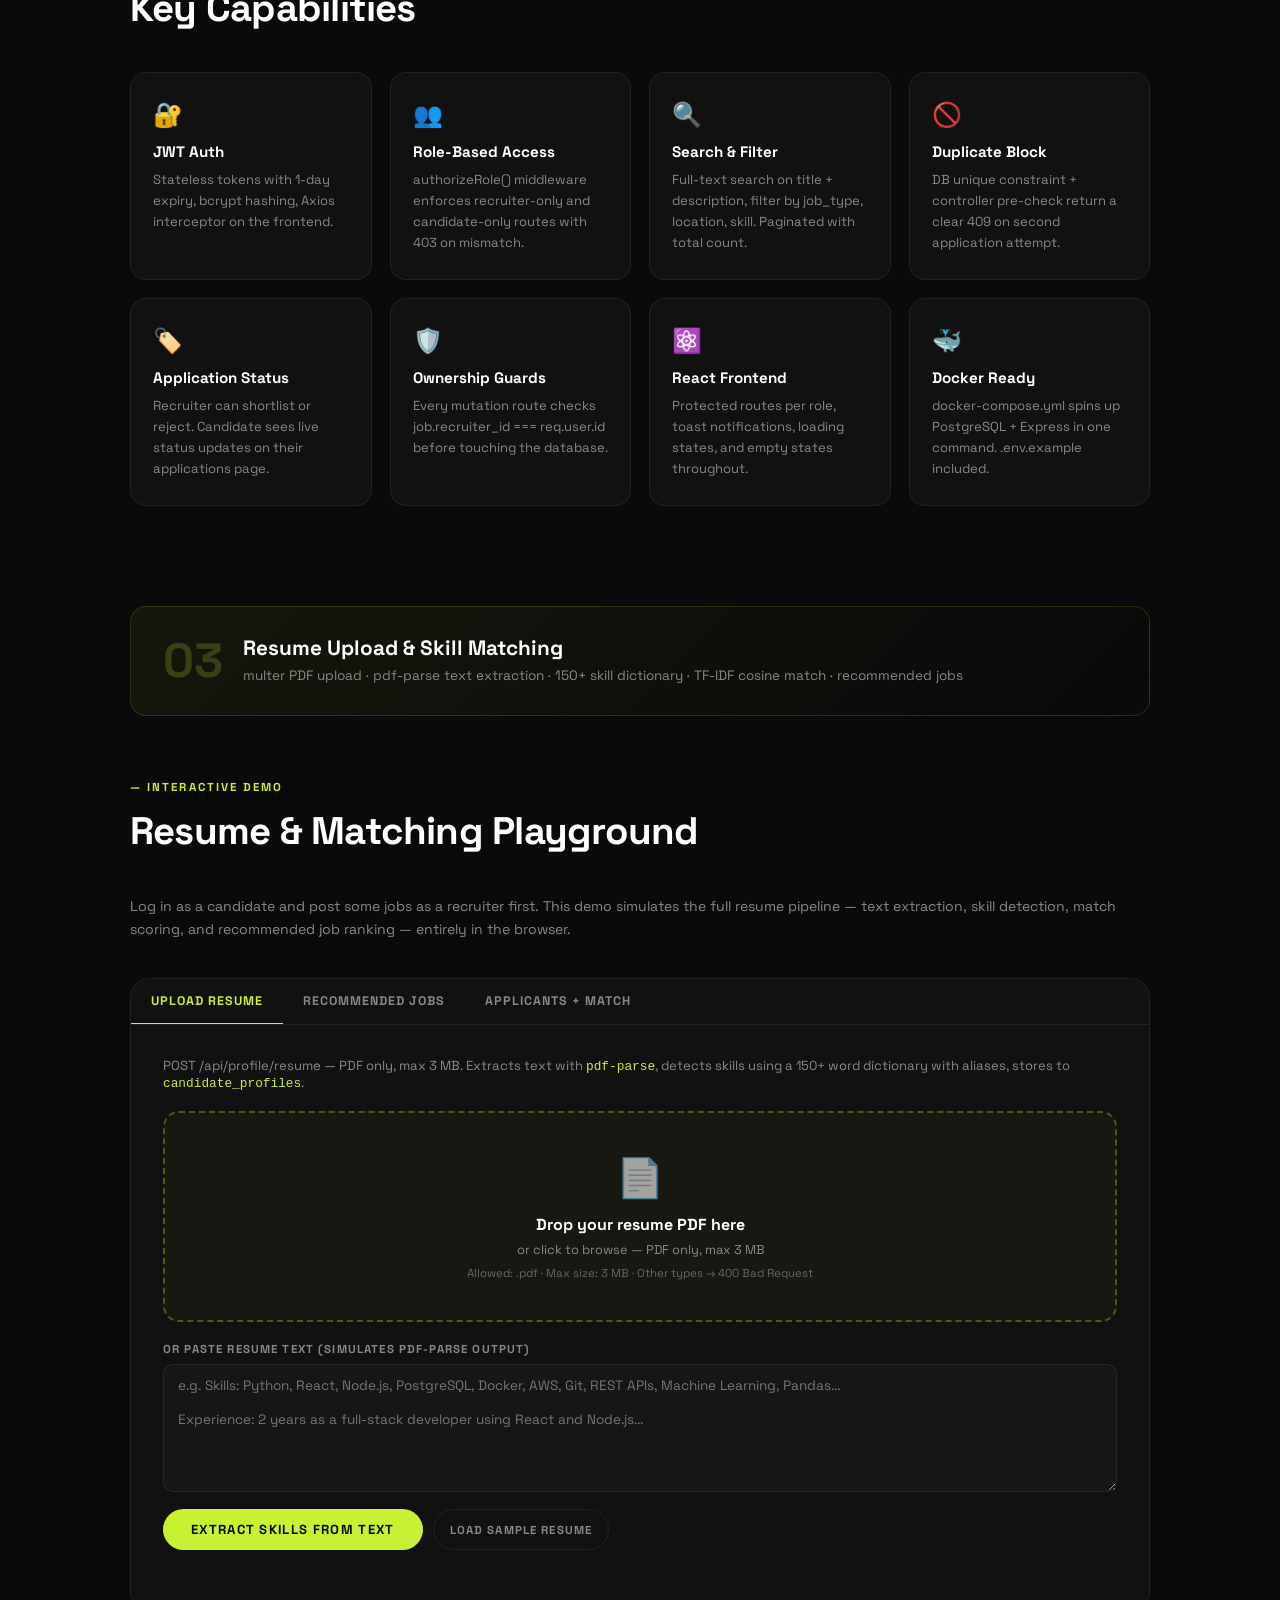
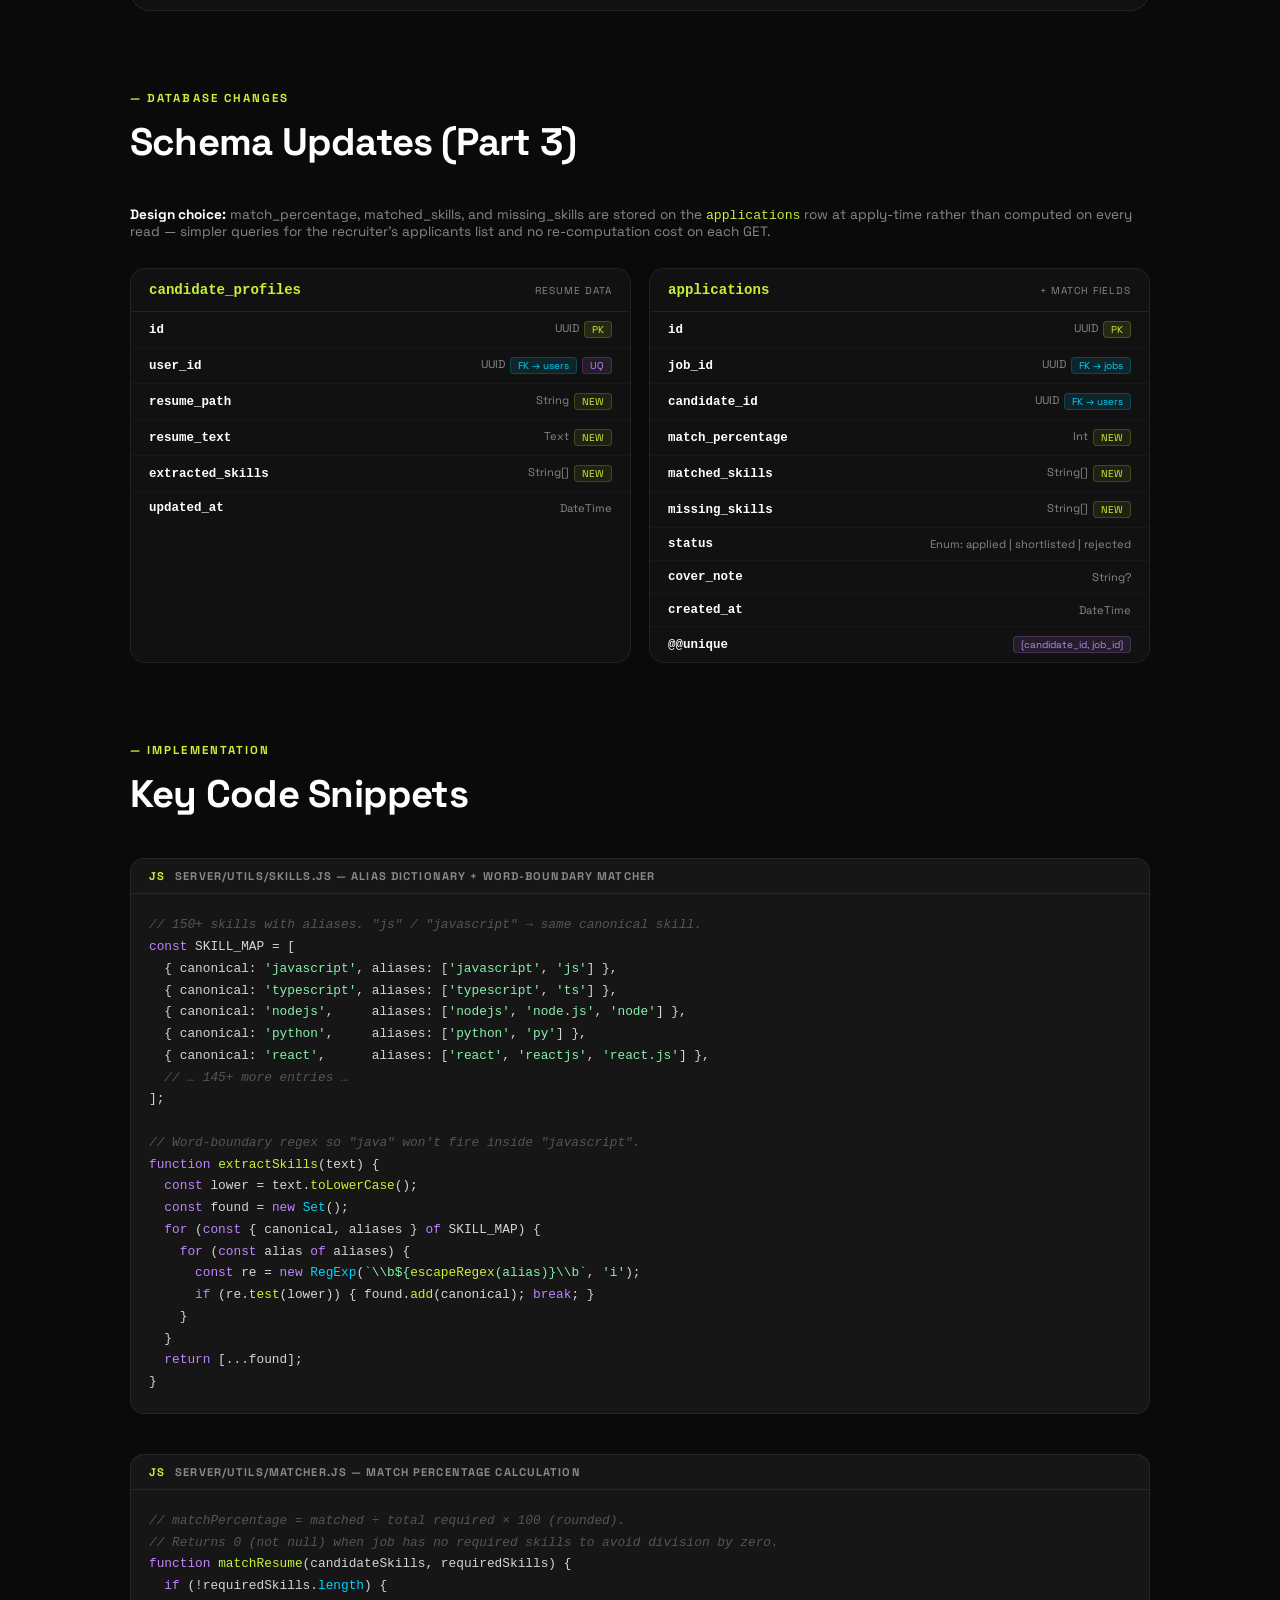
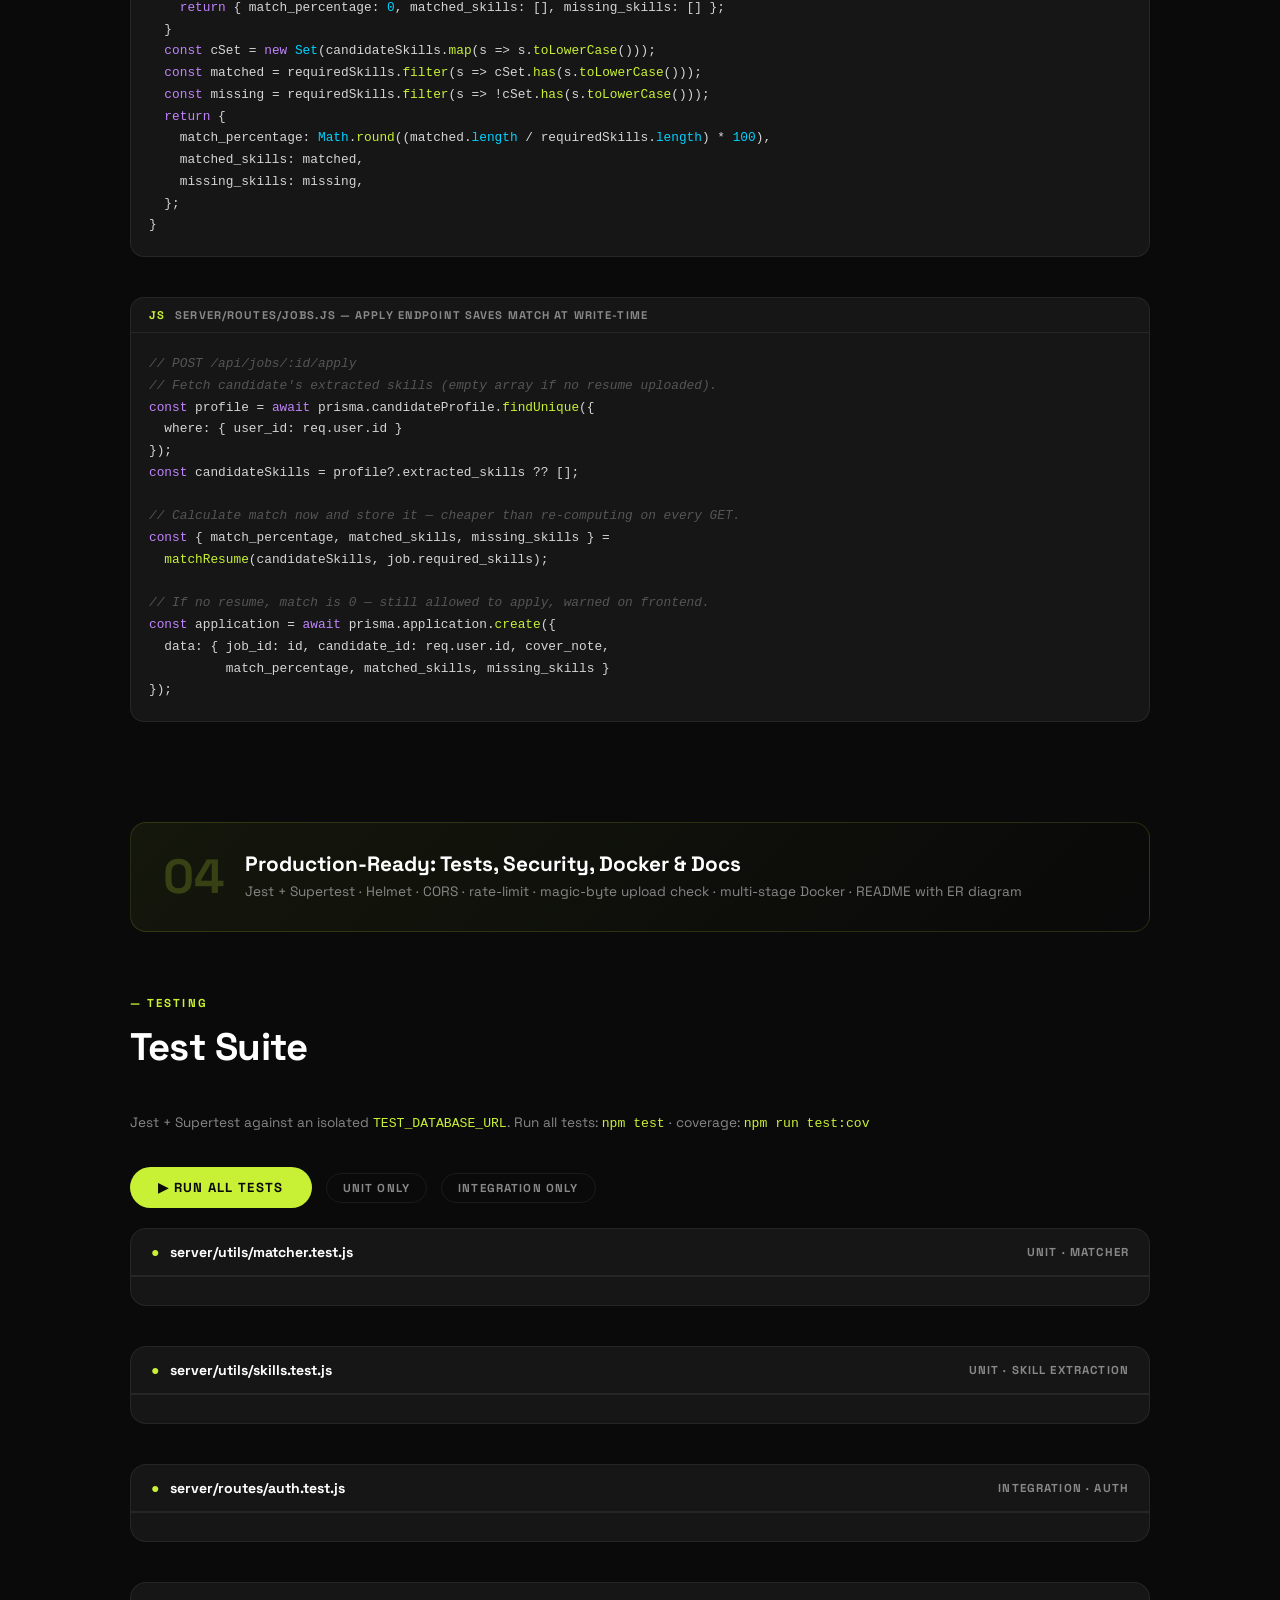
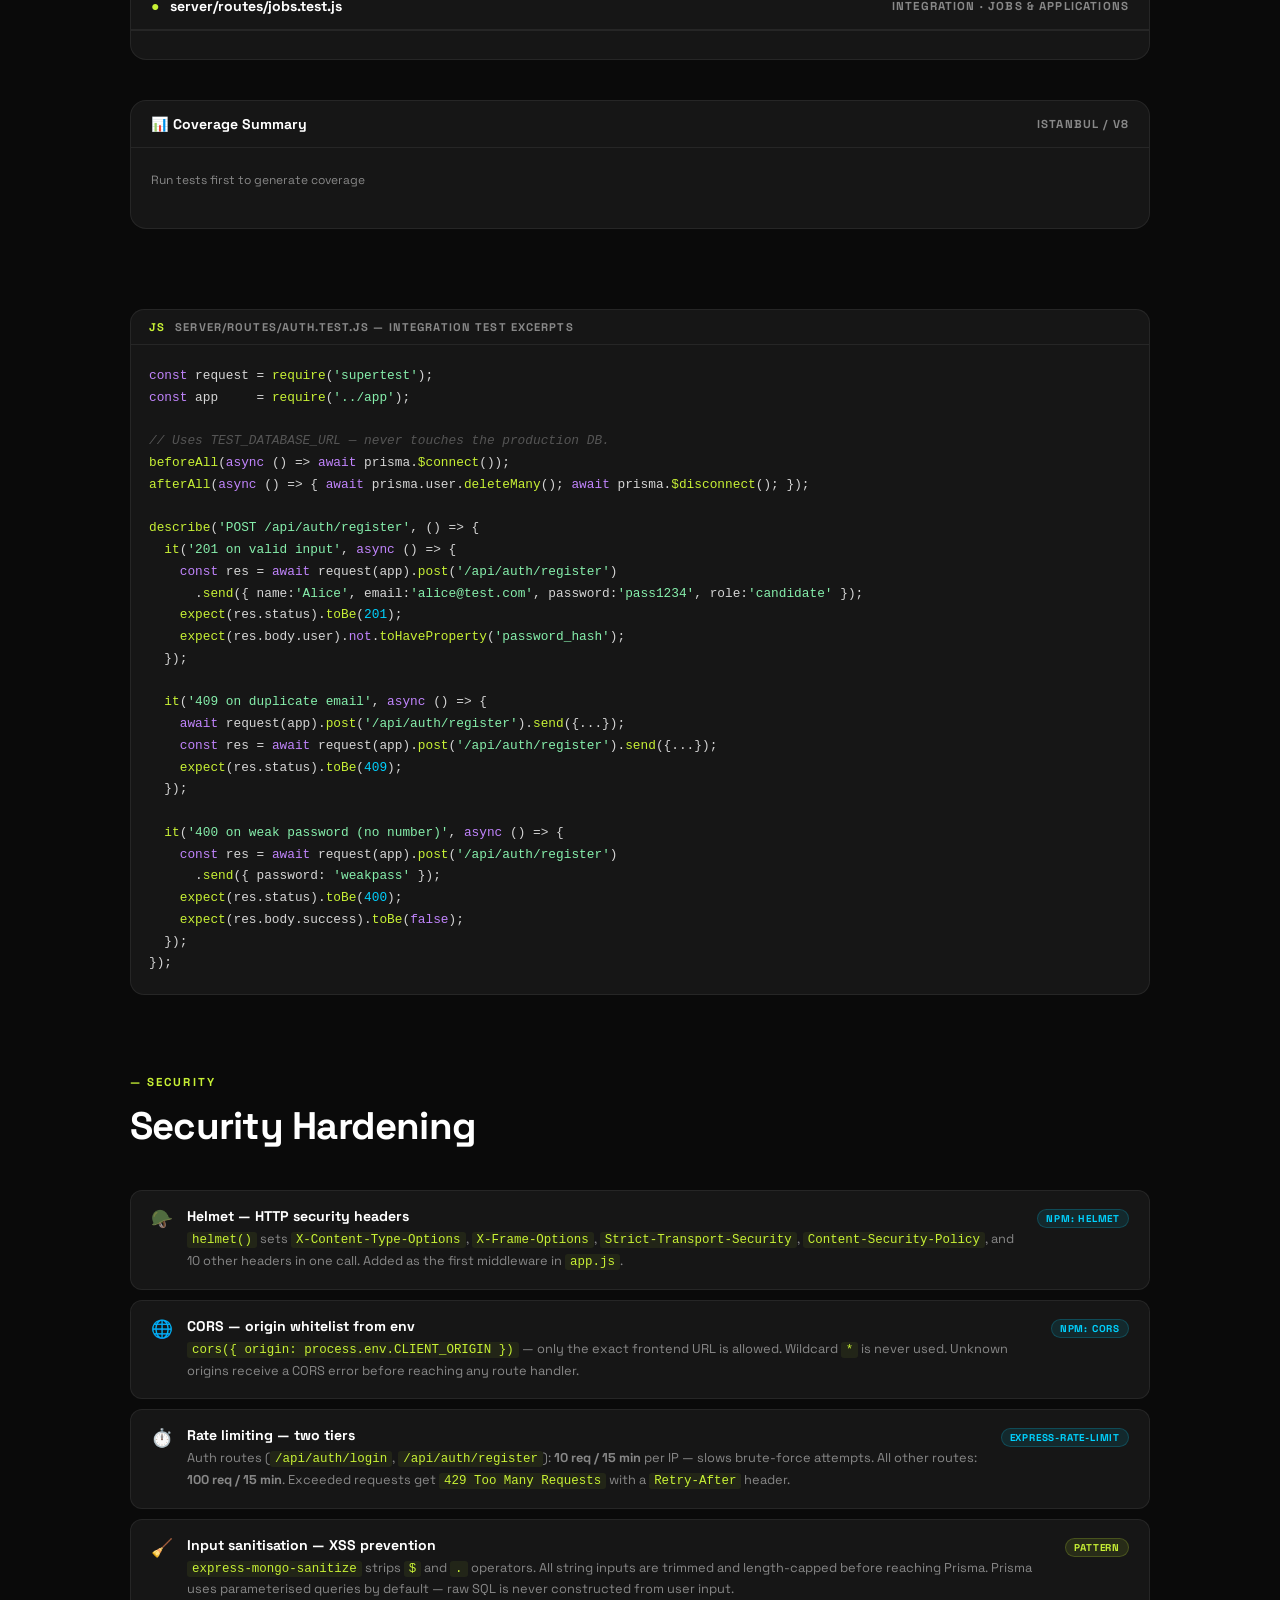
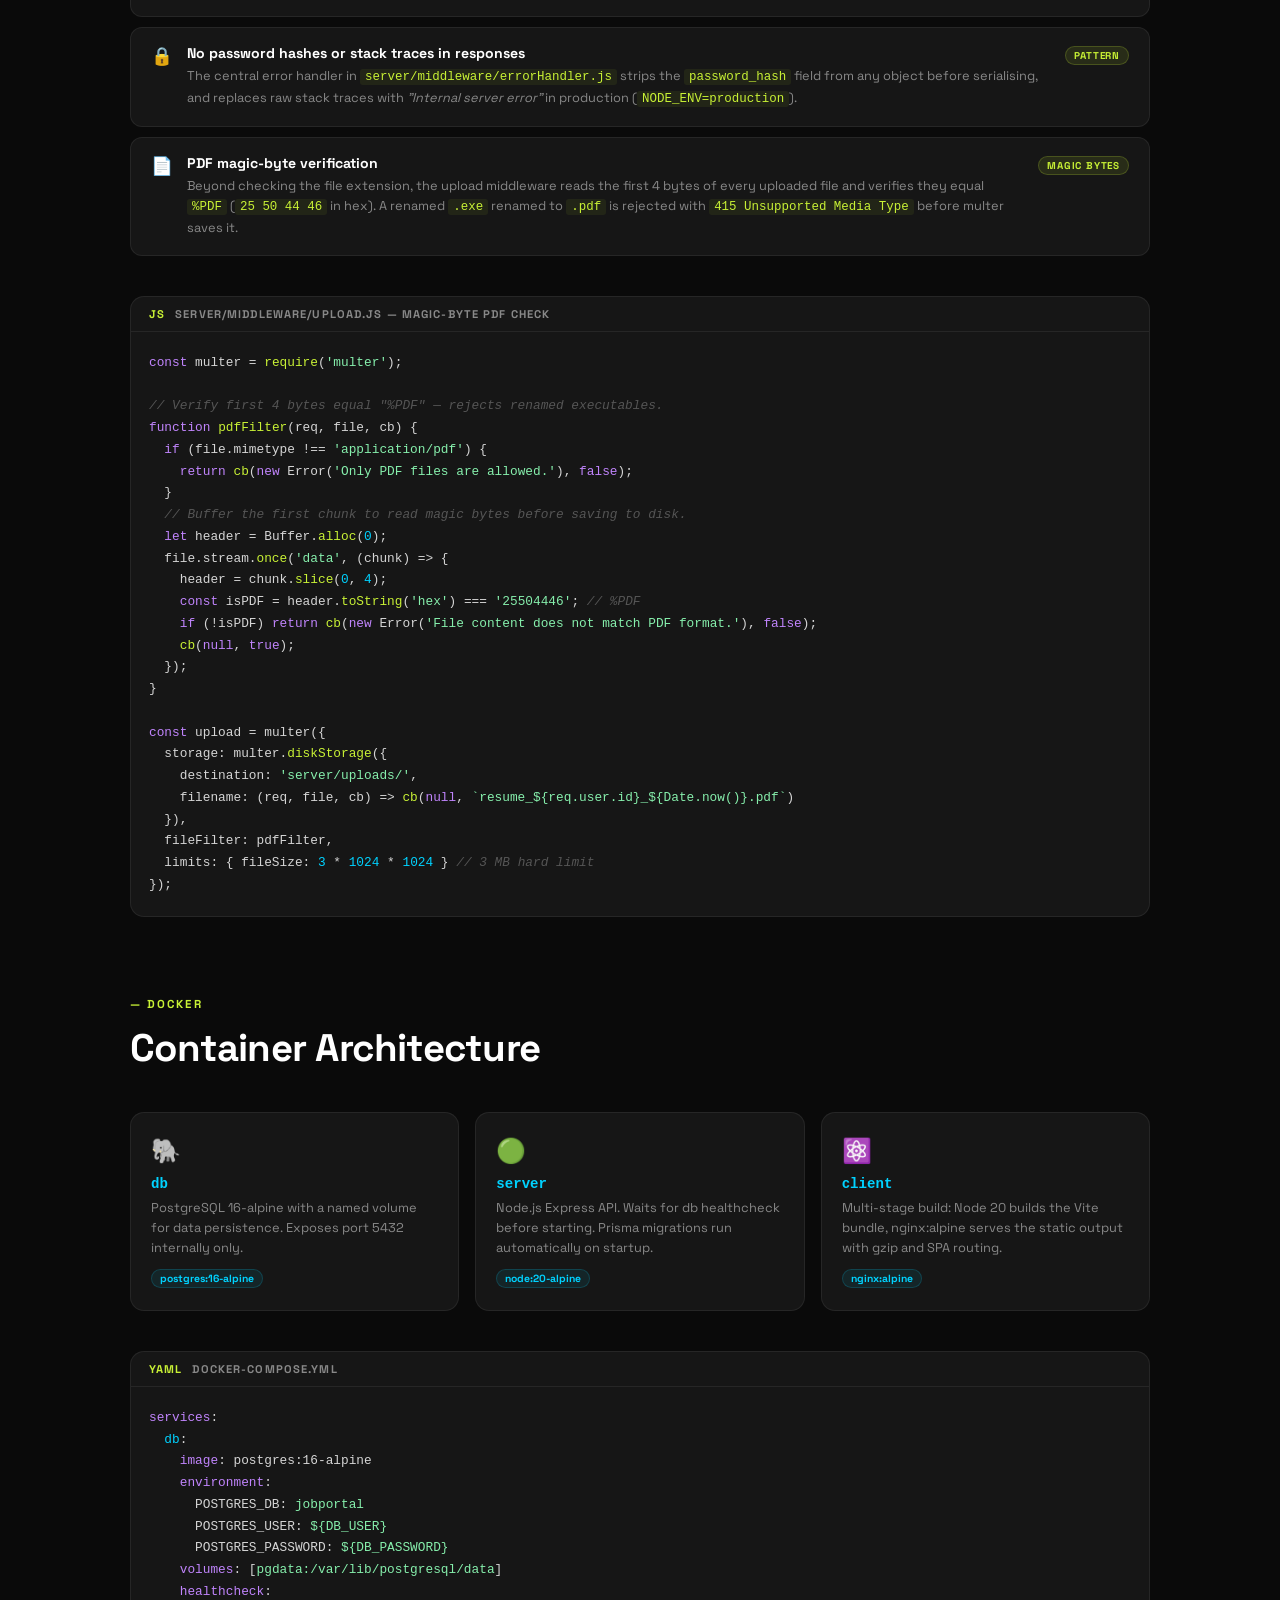
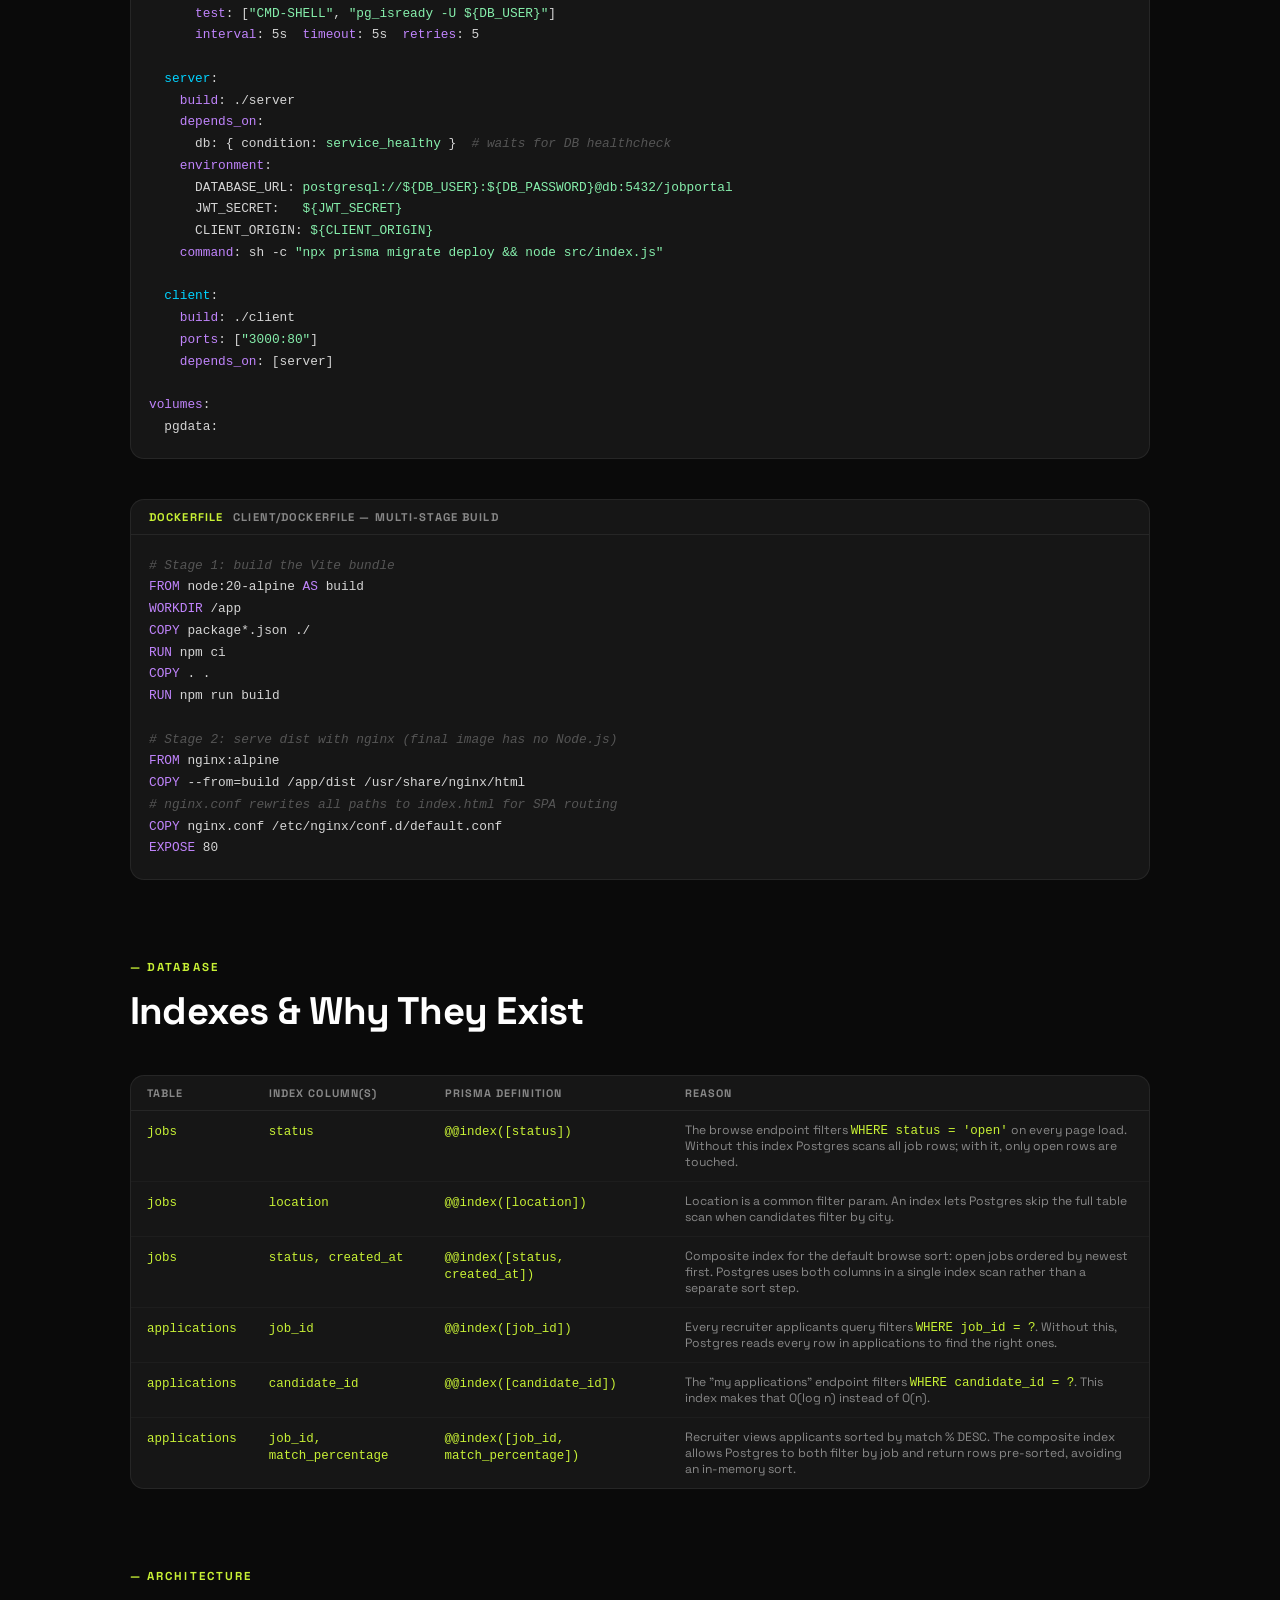
<file: project-1.html>
<!DOCTYPE html>
<html lang="en">
<head>
  <meta charset="UTF-8" />
  <meta name="viewport" content="width=device-width, initial-scale=1.0, viewport-fit=cover" />
  <title>Job Portal with Resume Matching | Harshil Bhatt</title>
  <meta name="description" content="Full-stack job portal with JWT auth, role-based access, NLP resume matching, and Docker deployment — by Harshil Bhatt." />
  <meta name="author" content="Harshil Bhatt" />
  <meta name="theme-color" content="#0a0a0a" />
  <meta name="apple-mobile-web-app-capable" content="yes" />
  <meta name="apple-mobile-web-app-title" content="Harshil Bhatt" />
  <link rel="icon" type="image/svg+xml" href="favicon.svg" />
  <link rel="apple-touch-icon" href="favicon.svg" />
  <meta property="og:title"       content="Job Portal with Resume Matching | Harshil Bhatt" />
  <meta property="og:description" content="Full-stack job portal with JWT auth, role-based access, NLP resume matching, and Docker deployment." />
  <meta property="og:image"       content="https://harshilbhatt.dev/og-image.png" />
  <meta property="og:url"         content="https://harshilbhatt.dev/project-1.html" />
  <meta property="og:type"        content="website" />
  <link rel="preconnect" href="https://fonts.googleapis.com" />
  <link rel="preconnect" href="https://fonts.gstatic.com" crossorigin />
  <link href="https://fonts.googleapis.com/css2?family=Space+Grotesk:wght@300;400;500;600;700&display=swap" rel="stylesheet" />
  <style>
    *, *::before, *::after { margin: 0; padding: 0; box-sizing: border-box; }
    :root {
      --bg: #0a0a0a; --bg2: #111111; --bg3: #161616;
      --accent: #c8f135; --accent2: #a8d420;
      --cyan: #00d2ff; --orange: #ffb347; --red: #ff6b6b; --green: #4ade80;
      --white: #ffffff; --grey: #888888;
      --border: rgba(255,255,255,0.07);
      --font: 'Space Grotesk', sans-serif;
      --ease: cubic-bezier(0.22,1,0.36,1);
    }
    html { scroll-behavior: smooth; }
    body { background: var(--bg); color: var(--white); font-family: var(--font); overflow-x: hidden; }
    a { text-decoration: none; color: inherit; }

    /* cursor glow — matches home page: 700px, blur 60px, hue-driven by JS */
    #cursor-glow {
      position: fixed; top: 0; left: 0; width: 700px; height: 700px; border-radius: 50%;
      pointer-events: none; z-index: 0;
      background: radial-gradient(circle at center, var(--glow-color, rgba(200,241,53,0.28)) 0%, transparent 70%);
      filter: blur(60px); will-change: transform;
    }

    /* custom cursor — matches home page */
    .cursor-dot, .cursor-ring {
      position: fixed; border-radius: 50%; pointer-events: none; z-index: 9999;
      transform: translate(-50%, -50%); transition: opacity 0.3s;
    }
    .cursor-dot  { width: 8px; height: 8px; background: var(--accent); }
    .cursor-ring {
      width: 36px; height: 36px;
      border: 1.5px solid rgba(200,241,53,0.5);
      transition: width 0.3s var(--ease), height 0.3s var(--ease), background 0.3s;
    }
    .cursor-ring.hovered { width: 60px; height: 60px; background: rgba(200,241,53,0.08); }

    /* back button */
    .back-btn {
      position: fixed; top: 24px; left: 32px; z-index: 100;
      display: inline-flex; align-items: center; gap: 8px;
      font-size: 0.8rem; font-weight: 700; letter-spacing: 0.1em; text-transform: uppercase;
      color: var(--grey); background: rgba(255,255,255,0.05); border: 1px solid var(--border);
      padding: 10px 18px; border-radius: 100px; transition: color 0.3s, background 0.3s;
    }
    .back-btn:hover { color: var(--accent); background: rgba(200,241,53,0.08); }

    /* hero */
    .proj-hero {
      min-height: 55vh; display: flex; align-items: flex-end;
      padding: 120px 60px 60px; position: relative;
      background: linear-gradient(135deg, #0f1f04 0%, #1a3306 55%, #0a0a0a 100%); overflow: hidden;
    }
    .proj-hero::before {
      content: ''; position: absolute; inset: 0;
      background:
        radial-gradient(ellipse 60% 80% at 18% 42%, rgba(200,241,53,0.2) 0%, transparent 60%),
        radial-gradient(ellipse 40% 60% at 78% 22%, rgba(200,241,53,0.1) 0%, transparent 60%);
      animation: heroPulse 6s ease-in-out infinite alternate;
    }
    @keyframes heroPulse { 0% { opacity: 0.7; } 100% { opacity: 1; } }
    .proj-hero-grid {
      position: absolute; inset: 0;
      background-image: linear-gradient(rgba(255,255,255,0.03) 1px, transparent 1px),
        linear-gradient(90deg, rgba(255,255,255,0.03) 1px, transparent 1px);
      background-size: 40px 40px;
    }
    .proj-hero-content { position: relative; z-index: 2; max-width: 860px; }
    .proj-tag { display: inline-block; font-size: 0.72rem; font-weight: 700; letter-spacing: 0.18em; text-transform: uppercase; color: var(--accent); margin-bottom: 16px; }
    .proj-hero h1 { font-size: clamp(2.4rem, 6vw, 5rem); font-weight: 900; letter-spacing: -0.03em; line-height: 1; margin-bottom: 20px; }
    .proj-hero p { font-size: 1.1rem; color: rgba(255,255,255,0.65); line-height: 1.7; max-width: 640px; margin-bottom: 32px; }
    .pill-row { display: flex; flex-wrap: wrap; gap: 8px; }
    .pill { font-size: 0.72rem; font-weight: 700; letter-spacing: 0.06em; padding: 5px 14px; border-radius: 100px; background: rgba(10,10,10,0.7); border: 1px solid rgba(200,241,53,0.25); color: var(--accent); backdrop-filter: blur(6px); }

    /* part badge */
    .part-badge {
      display: inline-flex; align-items: center; gap: 6px;
      font-size: 0.72rem; font-weight: 700; letter-spacing: 0.12em; text-transform: uppercase;
      padding: 5px 14px; border-radius: 100px;
      background: rgba(200,241,53,0.1); border: 1px solid rgba(200,241,53,0.25); color: var(--accent);
      margin-bottom: 20px;
    }

    /* layout */
    .proj-body { max-width: 1100px; margin: 0 auto; padding: 80px 40px 120px; position: relative; z-index: 1; }

    /* stats strip */
    .stats-strip { display: grid; grid-template-columns: repeat(5,1fr); border: 1px solid var(--border); border-radius: 16px; overflow: hidden; margin-bottom: 72px; }
    .stat-box { padding: 26px 16px; text-align: center; border-right: 1px solid var(--border); }
    .stat-box:last-child { border-right: none; }
    .stat-box .num { display: block; font-size: 1.8rem; font-weight: 900; color: var(--accent); line-height: 1; margin-bottom: 6px; }
    .stat-box .lbl { font-size: 0.65rem; font-weight: 600; letter-spacing: 0.12em; text-transform: uppercase; color: var(--grey); }
    @media(max-width:760px){ .stats-strip { grid-template-columns: 1fr 1fr; } .stat-box { border-bottom: 1px solid var(--border); } .stat-box:nth-child(even){ border-right: none; } .stat-box:last-child{ border-bottom:none; } }

    /* section headings */
    .sec-label { font-size: 0.72rem; font-weight: 700; letter-spacing: 0.18em; text-transform: uppercase; color: var(--accent); margin-bottom: 12px; }
    .sec-title { font-size: clamp(1.6rem, 3vw, 2.4rem); font-weight: 900; letter-spacing: -0.02em; margin-bottom: 40px; }

    /* part divider */
    .part-divider {
      display: flex; align-items: center; gap: 20px;
      margin: 100px 0 64px; padding: 28px 32px;
      background: linear-gradient(135deg, rgba(200,241,53,0.06) 0%, transparent 100%);
      border: 1px solid rgba(200,241,53,0.15); border-radius: 16px;
    }
    .part-divider-num { font-size: 3rem; font-weight: 900; color: rgba(200,241,53,0.2); line-height: 1; flex-shrink: 0; }
    .part-divider-title { font-size: 1.3rem; font-weight: 800; color: var(--white); }
    .part-divider-desc { font-size: 0.85rem; color: var(--grey); line-height: 1.6; margin-top: 4px; }

    /* ── DEMO BOX (tabs) ── */
    .demo-box { background: var(--bg2); border: 1px solid var(--border); border-radius: 20px; overflow: hidden; margin-bottom: 80px; }
    .demo-tabs { display: flex; border-bottom: 1px solid var(--border); overflow-x: auto; }
    .demo-tab {
      flex-shrink: 0; padding: 14px 20px; font-size: 0.78rem; font-weight: 700;
      letter-spacing: 0.08em; text-transform: uppercase;
      color: var(--grey); cursor: pointer; background: none; border: none;
      font-family: var(--font); border-bottom: 2px solid transparent; margin-bottom: -1px;
      transition: color 0.25s;
    }
    .demo-tab.active { color: var(--accent); border-bottom-color: var(--accent); }
    .demo-tab-pane { display: none; padding: 32px; }
    .demo-tab-pane.active { display: block; animation: fadeUp 0.3s var(--ease); }
    @keyframes fadeUp { from { opacity: 0; transform: translateY(8px); } to { opacity: 1; transform: translateY(0); } }

    /* forms */
    .form-row { display: grid; grid-template-columns: 1fr 1fr; gap: 16px; margin-bottom: 16px; }
    .form-row-3 { display: grid; grid-template-columns: 1fr 1fr 1fr; gap: 16px; margin-bottom: 16px; }
    .form-row-1 { display: grid; grid-template-columns: 1fr; gap: 16px; margin-bottom: 16px; }
    @media(max-width:580px){ .form-row, .form-row-3 { grid-template-columns: 1fr; } }
    .form-group { display: flex; flex-direction: column; gap: 6px; }
    .form-group label { font-size: 0.7rem; font-weight: 700; letter-spacing: 0.1em; text-transform: uppercase; color: var(--grey); }
    .form-group input, .form-group select, .form-group textarea {
      background: var(--bg3); border: 1px solid var(--border); border-radius: 10px;
      padding: 11px 14px; color: var(--white); font-family: var(--font); font-size: 0.9rem;
      outline: none; transition: border-color 0.3s; resize: vertical;
    }
    .form-group input:focus, .form-group select:focus, .form-group textarea:focus { border-color: rgba(200,241,53,0.4); }
    .form-group select option { background: var(--bg3); }
    .input-hint { font-size: 0.72rem; color: var(--grey); margin-top: 4px; }

    /* buttons */
    .demo-btn {
      display: inline-flex; align-items: center; gap: 8px;
      background: var(--accent); color: var(--bg);
      font-family: var(--font); font-size: 0.82rem; font-weight: 800; letter-spacing: 0.1em; text-transform: uppercase;
      padding: 12px 28px; border-radius: 100px; border: none;
      cursor: pointer; transition: background 0.3s, transform 0.3s var(--ease);
    }
    .demo-btn:hover { background: var(--accent2); transform: translateY(-2px); }
    .demo-btn:disabled { opacity: 0.45; cursor: not-allowed; transform: none; }
    .btn-ghost {
      background: transparent; border: 1px solid var(--border); color: var(--grey);
      transition: color 0.3s, border-color 0.3s;
    }
    .btn-ghost:hover { background: transparent; transform: none; color: var(--white); border-color: rgba(255,255,255,0.3); }
    .btn-sm { padding: 7px 16px; font-size: 0.72rem; }
    .btn-danger { background: rgba(255,107,107,0.15); color: var(--red); border: 1px solid rgba(255,107,107,0.25); }
    .btn-danger:hover { background: rgba(255,107,107,0.25); transform: none; color: var(--red); }
    .btn-warn { background: rgba(255,179,71,0.12); color: var(--orange); border: 1px solid rgba(255,179,71,0.25); }
    .btn-warn:hover { background: rgba(255,179,71,0.22); transform: none; color: var(--orange); }

    /* api response */
    .api-response { margin-top: 20px; border-radius: 12px; overflow: hidden; border: 1px solid var(--border); display: none; }
    .api-response.show { display: block; animation: fadeUp 0.35s var(--ease); }
    .api-resp-header {
      padding: 9px 16px; display: flex; align-items: center; justify-content: space-between;
      background: rgba(255,255,255,0.04); border-bottom: 1px solid var(--border);
      font-size: 0.7rem; font-weight: 700; letter-spacing: 0.1em; text-transform: uppercase;
    }
    .s200 { color: var(--accent); } .s201 { color: var(--green); }
    .s400 { color: var(--red); }   .s401 { color: var(--orange); }
    .s403 { color: #c084fc; }      .s404 { color: var(--grey); }
    .s409 { color: #fb923c; }
    .api-response pre { padding: 16px; background: var(--bg3); font-family: 'Courier New', monospace; font-size: 0.8rem; line-height: 1.65; color: rgba(255,255,255,0.85); overflow-x: auto; }
    .err-msg { margin-top: 10px; font-size: 0.8rem; color: var(--red); min-height: 18px; }

    /* toast */
    #toast {
      position: fixed; bottom: 32px; right: 32px; z-index: 9999;
      padding: 14px 22px; border-radius: 12px; font-size: 0.85rem; font-weight: 700;
      display: none; gap: 10px; align-items: center;
      animation: slideIn 0.4s var(--ease);
    }
    #toast.show { display: flex; }
    #toast.toast-ok   { background: rgba(74,222,128,0.15); border: 1px solid rgba(74,222,128,0.3); color: var(--green); }
    #toast.toast-err  { background: rgba(255,107,107,0.12); border: 1px solid rgba(255,107,107,0.25); color: var(--red); }
    #toast.toast-info { background: rgba(200,241,53,0.1); border: 1px solid rgba(200,241,53,0.25); color: var(--accent); }
    @keyframes slideIn { from { opacity: 0; transform: translateY(16px); } to { opacity: 1; transform: translateY(0); } }

    /* job cards */
    .jobs-grid { display: flex; flex-direction: column; gap: 14px; margin-bottom: 24px; }
    .job-card {
      background: var(--bg3); border: 1px solid var(--border); border-radius: 14px; padding: 20px 24px;
      display: flex; align-items: flex-start; justify-content: space-between; gap: 16px;
      transition: border-color 0.3s;
    }
    .job-card:hover { border-color: rgba(200,241,53,0.2); }
    .job-card-left { flex: 1; min-width: 0; }
    .job-card-title { font-size: 1rem; font-weight: 700; margin-bottom: 5px; }
    .job-card-meta { font-size: 0.78rem; color: var(--grey); display: flex; flex-wrap: wrap; gap: 10px; margin-bottom: 10px; }
    .job-card-meta span { display: flex; align-items: center; gap: 4px; }
    .skill-tags { display: flex; flex-wrap: wrap; gap: 6px; }
    .skill-tag { font-size: 0.65rem; font-weight: 700; letter-spacing: 0.06em; padding: 3px 10px; border-radius: 100px; background: rgba(200,241,53,0.08); border: 1px solid rgba(200,241,53,0.18); color: rgba(200,241,53,0.8); }
    .job-card-right { flex-shrink: 0; display: flex; flex-direction: column; align-items: flex-end; gap: 8px; }
    .job-status-badge { font-size: 0.65rem; font-weight: 700; letter-spacing: 0.1em; text-transform: uppercase; padding: 3px 10px; border-radius: 100px; }
    .badge-open   { background: rgba(74,222,128,0.1); border: 1px solid rgba(74,222,128,0.2); color: var(--green); }
    .badge-closed { background: rgba(255,107,107,0.1); border: 1px solid rgba(255,107,107,0.2); color: var(--red); }
    .badge-applied      { background: rgba(0,210,255,0.1); border: 1px solid rgba(0,210,255,0.2); color: var(--cyan); }
    .badge-shortlisted  { background: rgba(200,241,53,0.1); border: 1px solid rgba(200,241,53,0.2); color: var(--accent); }
    .badge-rejected     { background: rgba(255,107,107,0.1); border: 1px solid rgba(255,107,107,0.2); color: var(--red); }
    .applicant-count { font-size: 0.72rem; color: var(--grey); }
    .job-actions { display: flex; gap: 8px; flex-wrap: wrap; justify-content: flex-end; }

    /* search bar */
    .search-bar { display: flex; gap: 10px; margin-bottom: 20px; flex-wrap: wrap; }
    .search-bar input, .search-bar select {
      flex: 1; min-width: 140px; background: var(--bg3); border: 1px solid var(--border);
      border-radius: 10px; padding: 10px 14px; color: var(--white); font-family: var(--font); font-size: 0.88rem; outline: none;
      transition: border-color 0.3s;
    }
    .search-bar input:focus, .search-bar select:focus { border-color: rgba(200,241,53,0.4); }

    /* pagination */
    .pagination { display: flex; align-items: center; gap: 8px; margin-top: 20px; flex-wrap: wrap; }
    .pg-btn { background: var(--bg3); border: 1px solid var(--border); color: var(--grey); padding: 7px 16px; border-radius: 8px; font-family: var(--font); font-size: 0.8rem; font-weight: 700; cursor: pointer; transition: color 0.3s, border-color 0.3s; }
    .pg-btn.active { border-color: rgba(200,241,53,0.4); color: var(--accent); }
    .pg-btn:hover:not(.active) { color: var(--white); border-color: rgba(255,255,255,0.2); }
    .pg-info { font-size: 0.78rem; color: var(--grey); margin-left: auto; }

    /* applicant row */
    .applicant-row {
      background: var(--bg3); border: 1px solid var(--border); border-radius: 12px;
      padding: 16px 20px; display: flex; align-items: center; gap: 16px;
      margin-bottom: 10px; transition: border-color 0.3s;
    }
    .applicant-row:hover { border-color: rgba(200,241,53,0.15); }
    .applicant-avatar { width: 36px; height: 36px; border-radius: 50%; background: rgba(200,241,53,0.15); border: 1px solid rgba(200,241,53,0.2); display: flex; align-items: center; justify-content: center; font-size: 0.9rem; font-weight: 800; color: var(--accent); flex-shrink: 0; }
    .applicant-info { flex: 1; min-width: 0; }
    .applicant-name { font-size: 0.9rem; font-weight: 700; }
    .applicant-email { font-size: 0.75rem; color: var(--grey); }
    .applicant-note { font-size: 0.78rem; color: rgba(255,255,255,0.5); margin-top: 3px; font-style: italic; }
    .applicant-actions { display: flex; gap: 8px; flex-shrink: 0; }

    /* empty state */
    .empty-state { text-align: center; padding: 48px 20px; color: var(--grey); }
    .empty-icon { font-size: 2.5rem; margin-bottom: 12px; opacity: 0.5; }
    .empty-title { font-size: 0.95rem; font-weight: 700; color: var(--white); opacity: 0.5; margin-bottom: 6px; }
    .empty-desc { font-size: 0.82rem; }

    /* loading dots */
    .loading { display: inline-flex; gap: 5px; align-items: center; padding: 20px 0; }
    .loading span { width: 7px; height: 7px; border-radius: 50%; background: var(--accent); opacity: 0.3; animation: loadPulse 1.2s ease-in-out infinite; }
    .loading span:nth-child(2) { animation-delay: 0.2s; }
    .loading span:nth-child(3) { animation-delay: 0.4s; }
    @keyframes loadPulse { 0%,80%,100% { opacity: 0.2; transform: scale(0.8); } 40% { opacity: 1; transform: scale(1.1); } }

    /* architecture */
    .arch-diagram {
      display: grid; grid-template-columns: 1fr auto 1fr auto 1fr;
      align-items: center; margin-bottom: 80px;
      background: var(--bg2); border: 1px solid var(--border);
      border-radius: 20px; padding: 36px 28px;
    }
    @media(max-width:760px){ .arch-diagram { grid-template-columns: 1fr; } .arch-arrow { justify-self: center; transform: rotate(90deg); } }
    .arch-layer { display: flex; flex-direction: column; align-items: center; gap: 10px; }
    .arch-layer-label { font-size: 0.65rem; font-weight: 700; letter-spacing: 0.14em; text-transform: uppercase; color: var(--accent); margin-bottom: 4px; }
    .arch-box { width: 100%; background: var(--bg3); border: 1px solid var(--border); border-radius: 10px; padding: 11px 10px; text-align: center; transition: border-color 0.3s; }
    .arch-box:hover { border-color: rgba(200,241,53,0.3); }
    .arch-box .ab-icon { font-size: 1rem; margin-bottom: 4px; }
    .arch-box .ab-name { font-size: 0.76rem; font-weight: 700; }
    .arch-box .ab-tech { font-size: 0.63rem; color: var(--grey); margin-top: 2px; }
    .arch-arrow { display: flex; flex-direction: column; align-items: center; gap: 4px; color: rgba(200,241,53,0.4); font-size: 1.1rem; padding: 0 10px; flex-shrink: 0; }
    .arch-arrow span { font-size: 0.58rem; color: var(--grey); letter-spacing: 0.08em; text-align: center; }

    /* endpoints */
    .endpoints-list { display: flex; flex-direction: column; gap: 10px; margin-bottom: 80px; }
    .endpoint-row { display: flex; align-items: flex-start; gap: 14px; background: var(--bg2); border: 1px solid var(--border); border-radius: 13px; padding: 18px 22px; transition: border-color 0.3s, transform 0.3s var(--ease); }
    .endpoint-row:hover { border-color: rgba(200,241,53,0.18); transform: translateX(4px); }
    .endpoint-group-label { font-size: 0.65rem; font-weight: 700; letter-spacing: 0.14em; text-transform: uppercase; color: var(--grey); margin: 24px 0 10px; }
    .method-badge { flex-shrink: 0; font-size: 0.68rem; font-weight: 800; letter-spacing: 0.08em; padding: 3px 9px; border-radius: 6px; text-transform: uppercase; min-width: 54px; text-align: center; }
    .method-get    { background: rgba(0,210,255,0.1);    color: var(--cyan);   border: 1px solid rgba(0,210,255,0.2); }
    .method-post   { background: rgba(200,241,53,0.1);   color: var(--accent); border: 1px solid rgba(200,241,53,0.2); }
    .method-put    { background: rgba(255,179,71,0.1);   color: var(--orange); border: 1px solid rgba(255,179,71,0.2); }
    .method-patch  { background: rgba(192,132,252,0.1);  color: #c084fc;       border: 1px solid rgba(192,132,252,0.2); }
    .method-delete { background: rgba(255,107,107,0.1);  color: var(--red);    border: 1px solid rgba(255,107,107,0.2); }
    .endpoint-path { font-size: 0.86rem; font-weight: 700; font-family: 'Courier New', monospace; color: var(--white); margin-bottom: 3px; }
    .endpoint-desc { font-size: 0.78rem; color: var(--grey); line-height: 1.5; }
    .endpoint-auth { margin-left: auto; flex-shrink: 0; font-size: 0.63rem; font-weight: 700; letter-spacing: 0.1em; text-transform: uppercase; padding: 3px 9px; border-radius: 100px; }
    .auth-public   { background: rgba(74,222,128,0.1);  color: var(--green);  border: 1px solid rgba(74,222,128,0.2); }
    .auth-jwt      { background: rgba(255,179,71,0.1);  color: var(--orange); border: 1px solid rgba(255,179,71,0.2); }
    .auth-recruiter{ background: rgba(0,210,255,0.1);   color: var(--cyan);   border: 1px solid rgba(0,210,255,0.2); }
    .auth-candidate{ background: rgba(192,132,252,0.1); color: #c084fc;       border: 1px solid rgba(192,132,252,0.2); }

    /* features grid */
    .features-grid { display: grid; grid-template-columns: repeat(auto-fit,minmax(220px,1fr)); gap: 18px; margin-bottom: 80px; }
    .feat-card { background: var(--bg2); border: 1px solid var(--border); border-radius: 16px; padding: 26px 22px; transition: border-color 0.3s, transform 0.3s var(--ease); }
    .feat-card:hover { border-color: rgba(200,241,53,0.22); transform: translateY(-4px); }
    .feat-icon { font-size: 1.5rem; margin-bottom: 12px; }
    .feat-card h3 { font-size: 0.95rem; font-weight: 700; margin-bottom: 8px; }
    .feat-card p { font-size: 0.82rem; color: var(--grey); line-height: 1.6; }

    /* schema */
    .schema-grid { display: grid; grid-template-columns: repeat(auto-fit,minmax(240px,1fr)); gap: 18px; margin-bottom: 80px; }
    .schema-table { background: var(--bg2); border: 1px solid var(--border); border-radius: 15px; overflow: hidden; }
    .schema-table-header { padding: 13px 18px; border-bottom: 1px solid var(--border); display: flex; align-items: center; justify-content: space-between; }
    .schema-table-header h3 { font-size: 0.88rem; font-weight: 800; color: var(--accent); font-family: 'Courier New', monospace; }
    .schema-table-header span { font-size: 0.63rem; color: var(--grey); letter-spacing: 0.1em; text-transform: uppercase; }
    .schema-field { display: flex; align-items: center; justify-content: space-between; padding: 9px 18px; border-bottom: 1px solid rgba(255,255,255,0.03); font-size: 0.78rem; }
    .schema-field:last-child { border-bottom: none; }
    .field-name { font-family: 'Courier New', monospace; color: var(--white); font-weight: 600; }
    .field-type { font-size: 0.7rem; color: var(--grey); }
    .field-tags { display: flex; gap: 5px; }
    .field-pk { font-size: 0.62rem; background: rgba(200,241,53,0.1); color: var(--accent); border: 1px solid rgba(200,241,53,0.2); padding: 1px 7px; border-radius: 4px; }
    .field-fk { font-size: 0.62rem; background: rgba(0,210,255,0.1); color: var(--cyan); border: 1px solid rgba(0,210,255,0.2); padding: 1px 7px; border-radius: 4px; }
    .field-uq { font-size: 0.62rem; background: rgba(192,132,252,0.1); color: #c084fc; border: 1px solid rgba(192,132,252,0.2); padding: 1px 7px; border-radius: 4px; }

    /* code block */
    .code-block { background: var(--bg3); border: 1px solid var(--border); border-radius: 14px; overflow: hidden; margin-bottom: 40px; }
    .code-block-header { padding: 10px 18px; border-bottom: 1px solid var(--border); font-size: 0.7rem; font-weight: 700; letter-spacing: 0.1em; text-transform: uppercase; color: var(--grey); display: flex; align-items: center; gap: 10px; }
    .code-block-header .lang { color: var(--accent); }
    .code-block pre { padding: 20px 18px; font-family: 'Courier New', monospace; font-size: 0.8rem; line-height: 1.7; color: rgba(255,255,255,0.82); overflow-x: auto; }
    .kw { color: #c084fc; } .fn { color: var(--accent); } .st { color: #86efac; }
    .cm { color: #555; font-style: italic; } .nb { color: var(--cyan); }

    /* security callout */
    .security-box { background: rgba(200,241,53,0.04); border: 1px solid rgba(200,241,53,0.18); border-radius: 14px; padding: 22px 24px; margin-bottom: 24px; }
    .security-box-title { font-size: 0.72rem; font-weight: 700; letter-spacing: 0.12em; text-transform: uppercase; color: var(--accent); margin-bottom: 10px; display: flex; align-items: center; gap: 8px; }
    .security-box p { font-size: 0.84rem; color: rgba(255,255,255,0.7); line-height: 1.65; }
    .security-box code { font-family: 'Courier New', monospace; color: var(--accent); font-size: 0.82rem; background: rgba(200,241,53,0.08); padding: 1px 6px; border-radius: 4px; }

    /* footer */
    .proj-footer { border-top: 1px solid var(--border); padding-top: 40px; display: flex; align-items: center; justify-content: space-between; flex-wrap: wrap; gap: 16px; }
    .proj-footer a.back-link { font-size: 0.82rem; font-weight: 700; letter-spacing: 0.08em; color: var(--accent); text-transform: uppercase; display: inline-flex; align-items: center; gap: 6px; transition: gap 0.3s; }
    .proj-footer a.back-link:hover { gap: 12px; }
    .proj-footer .nav-pills { display: flex; gap: 10px; flex-wrap: wrap; }
    .proj-footer .nav-pills a { font-size: 0.76rem; font-weight: 600; padding: 8px 16px; border-radius: 100px; border: 1px solid var(--border); color: var(--grey); transition: color 0.3s, border-color 0.3s; }
    .proj-footer .nav-pills a:hover { color: var(--white); border-color: rgba(255,255,255,0.2); }

    /* ══ PART 4 STYLES — Tests, Security, Docker, Docs ══ */

    /* test runner panel */
    .test-runner { background: var(--bg3); border: 1px solid var(--border); border-radius: 16px; overflow: hidden; margin-bottom: 40px; }
    .test-runner-header { padding: 14px 20px; border-bottom: 1px solid var(--border); display: flex; align-items: center; justify-content: space-between; }
    .test-runner-header h3 { font-size: 0.88rem; font-weight: 700; display: flex; align-items: center; gap: 10px; }
    .test-suite-name { font-size: 0.72rem; font-weight: 700; letter-spacing: 0.1em; text-transform: uppercase; color: var(--grey); }
    .test-output { padding: 0; font-family: 'Courier New', monospace; font-size: 0.8rem; line-height: 1.65; }
    .test-row { display: flex; align-items: flex-start; gap: 10px; padding: 7px 20px; border-bottom: 1px solid rgba(255,255,255,0.03); transition: background 0.2s; }
    .test-row:last-child { border-bottom: none; }
    .test-row:hover { background: rgba(255,255,255,0.02); }
    .test-icon { flex-shrink: 0; font-size: 0.85rem; margin-top: 1px; }
    .test-name { flex: 1; color: rgba(255,255,255,0.8); }
    .test-name .suite { color: var(--grey); }
    .test-ms { font-size: 0.72rem; color: var(--grey); flex-shrink: 0; }
    .test-pass { color: var(--green); }
    .test-fail { color: var(--red); }
    .test-skip { color: var(--grey); }
    .test-summary { padding: 14px 20px; border-top: 1px solid var(--border); display: flex; gap: 20px; font-size: 0.8rem; }
    .ts-pass { color: var(--green); font-weight: 700; }
    .ts-fail { color: var(--red); font-weight: 700; }
    .ts-total { color: var(--grey); }
    .run-tests-btn { }
    .coverage-bar-row { display: flex; align-items: center; gap: 12px; margin-bottom: 10px; }
    .coverage-label { font-size: 0.75rem; color: var(--grey); width: 80px; flex-shrink: 0; }
    .coverage-track { flex: 1; background: rgba(255,255,255,0.06); border-radius: 4px; height: 8px; overflow: hidden; }
    .coverage-fill { height: 100%; border-radius: 4px; background: var(--accent); transition: width 1s var(--ease); }
    .coverage-pct { font-size: 0.75rem; font-weight: 700; color: var(--accent); width: 36px; flex-shrink: 0; }

    /* security checklist */
    .security-checklist { display: flex; flex-direction: column; gap: 10px; margin-bottom: 40px; }
    .sc-item { display: flex; align-items: flex-start; gap: 14px; background: var(--bg3); border: 1px solid var(--border); border-radius: 12px; padding: 16px 20px; transition: border-color 0.3s; }
    .sc-item:hover { border-color: rgba(200,241,53,0.18); }
    .sc-icon { font-size: 1.1rem; flex-shrink: 0; margin-top: 1px; }
    .sc-title { font-size: 0.88rem; font-weight: 700; margin-bottom: 4px; }
    .sc-desc { font-size: 0.8rem; color: var(--grey); line-height: 1.6; }
    .sc-desc code { font-family: 'Courier New', monospace; color: var(--accent); font-size: 0.78rem; background: rgba(200,241,53,0.07); padding: 1px 5px; border-radius: 3px; }
    .sc-badge { font-size: 0.62rem; font-weight: 700; letter-spacing: 0.08em; text-transform: uppercase; padding: 2px 8px; border-radius: 100px; flex-shrink: 0; margin-top: 2px; }
    .sc-badge-pkg { background: rgba(0,210,255,0.1); color: var(--cyan); border: 1px solid rgba(0,210,255,0.2); }
    .sc-badge-pattern { background: rgba(200,241,53,0.1); color: var(--accent); border: 1px solid rgba(200,241,53,0.2); }

    /* docker service cards */
    .docker-grid { display: grid; grid-template-columns: repeat(auto-fit, minmax(230px,1fr)); gap: 16px; margin-bottom: 40px; }
    .docker-card { background: var(--bg3); border: 1px solid var(--border); border-radius: 14px; padding: 22px 20px; transition: border-color 0.3s, transform 0.3s var(--ease); }
    .docker-card:hover { border-color: rgba(0,210,255,0.25); transform: translateY(-3px); }
    .docker-card-icon { font-size: 1.5rem; margin-bottom: 10px; }
    .docker-card-name { font-size: 0.88rem; font-weight: 800; color: var(--cyan); font-family: 'Courier New', monospace; margin-bottom: 6px; }
    .docker-card-desc { font-size: 0.8rem; color: var(--grey); line-height: 1.6; }
    .docker-card-tag { margin-top: 10px; font-size: 0.65rem; font-weight: 700; padding: 2px 8px; border-radius: 100px; background: rgba(0,210,255,0.08); border: 1px solid rgba(0,210,255,0.18); color: var(--cyan); display: inline-flex; }

    /* mermaid-style ER diagram (SVG rendered) */
    .er-diagram { background: var(--bg3); border: 1px solid var(--border); border-radius: 16px; padding: 32px; margin-bottom: 40px; overflow-x: auto; }
    .er-diagram svg { display: block; margin: 0 auto; max-width: 100%; }

    /* scalability cards */
    .scale-grid { display: grid; grid-template-columns: repeat(auto-fit, minmax(220px,1fr)); gap: 16px; margin-bottom: 80px; }
    .scale-card { background: var(--bg2); border: 1px solid var(--border); border-radius: 14px; padding: 24px 20px; transition: border-color 0.3s, transform 0.3s var(--ease); }
    .scale-card:hover { border-color: rgba(200,241,53,0.2); transform: translateY(-3px); }
    .scale-icon { font-size: 1.4rem; margin-bottom: 10px; }
    .scale-card h3 { font-size: 0.9rem; font-weight: 700; margin-bottom: 6px; }
    .scale-card p { font-size: 0.8rem; color: var(--grey); line-height: 1.6; }

    /* index table */
    .index-table { width: 100%; border-collapse: collapse; font-size: 0.82rem; }
    .index-table th { padding: 10px 16px; text-align: left; font-size: 0.68rem; font-weight: 700; letter-spacing: 0.1em; text-transform: uppercase; color: var(--grey); border-bottom: 1px solid var(--border); }
    .index-table td { padding: 11px 16px; border-bottom: 1px solid rgba(255,255,255,0.03); vertical-align: top; }
    .index-table tr:last-child td { border-bottom: none; }
    .index-table code { font-family: 'Courier New', monospace; color: var(--accent); font-size: 0.78rem; }
    .index-table .why { color: var(--grey); font-size: 0.76rem; }

    /* ══ PART 3 STYLES — Resume Upload & Matching ══ */

    /* upload drop zone */
    .upload-zone {
      border: 2px dashed rgba(200,241,53,0.3); border-radius: 16px;
      padding: 40px 24px; text-align: center; cursor: pointer;
      background: rgba(200,241,53,0.03); transition: border-color 0.3s, background 0.3s;
      position: relative;
    }
    .upload-zone:hover, .upload-zone.drag-over {
      border-color: rgba(200,241,53,0.65); background: rgba(200,241,53,0.07);
    }
    .upload-zone input[type="file"] { position: absolute; inset: 0; opacity: 0; cursor: pointer; width: 100%; height: 100%; }
    .upload-icon { font-size: 2.4rem; margin-bottom: 12px; opacity: 0.6; }
    .upload-title { font-size: 1rem; font-weight: 700; margin-bottom: 6px; }
    .upload-hint { font-size: 0.8rem; color: var(--grey); }
    .upload-constraints { font-size: 0.72rem; color: var(--grey); margin-top: 8px; opacity: 0.7; }

    /* progress bar */
    .upload-progress { margin-top: 20px; display: none; }
    .upload-progress.show { display: block; }
    .progress-label { font-size: 0.75rem; color: var(--grey); margin-bottom: 6px; display: flex; justify-content: space-between; }
    .progress-track { background: rgba(255,255,255,0.06); border-radius: 4px; height: 6px; overflow: hidden; }
    .progress-fill { height: 100%; border-radius: 4px; background: var(--accent); width: 0%; transition: width 0.4s var(--ease); }

    /* extracted skills area */
    .extracted-skills-box {
      background: var(--bg3); border: 1px solid var(--border); border-radius: 14px;
      padding: 20px 22px; margin-top: 20px; display: none;
    }
    .extracted-skills-box.show { display: block; animation: fadeUp 0.4s var(--ease); }
    .extracted-header { display: flex; align-items: center; justify-content: space-between; margin-bottom: 14px; }
    .extracted-header h3 { font-size: 0.88rem; font-weight: 700; }
    .extracted-header span { font-size: 0.72rem; color: var(--grey); }
    .extracted-skills-wrap { display: flex; flex-wrap: wrap; gap: 8px; }
    .extracted-skill {
      display: inline-flex; align-items: center; gap: 6px;
      font-size: 0.72rem; font-weight: 700; letter-spacing: 0.05em;
      padding: 4px 12px; border-radius: 100px;
      background: rgba(200,241,53,0.1); border: 1px solid rgba(200,241,53,0.22); color: var(--accent);
    }
    .extracted-skill button {
      background: none; border: none; color: rgba(200,241,53,0.5); cursor: pointer;
      font-size: 0.75rem; padding: 0; line-height: 1; transition: color 0.2s;
    }
    .extracted-skill button:hover { color: var(--red); }
    .resume-info { font-size: 0.78rem; color: var(--grey); margin-top: 12px; padding-top: 12px; border-top: 1px solid var(--border); display: flex; align-items: center; gap: 10px; }
    .resume-filename { color: var(--white); font-weight: 600; }
    .scanned-warn { background: rgba(255,179,71,0.08); border: 1px solid rgba(255,179,71,0.2); border-radius: 10px; padding: 12px 16px; font-size: 0.82rem; color: var(--orange); margin-top: 12px; }

    /* match progress bar */
    .match-bar-wrap { margin-top: 6px; }
    .match-bar-track { background: rgba(255,255,255,0.06); border-radius: 4px; height: 7px; overflow: hidden; }
    .match-bar-fill { height: 100%; border-radius: 4px; transition: width 0.9s var(--ease); }
    .match-high   { background: var(--green); }
    .match-mid    { background: var(--orange); }
    .match-low    { background: var(--red); }
    .match-pct    { font-size: 0.82rem; font-weight: 800; }
    .match-pct.high { color: var(--green); }
    .match-pct.mid  { color: var(--orange); }
    .match-pct.low  { color: var(--red); }

    /* recommended jobs */
    .rec-job-card {
      background: var(--bg3); border: 1px solid var(--border); border-radius: 14px;
      padding: 20px 22px; margin-bottom: 12px; transition: border-color 0.3s;
    }
    .rec-job-card:hover { border-color: rgba(200,241,53,0.2); }
    .rec-job-top { display: flex; align-items: flex-start; justify-content: space-between; gap: 12px; margin-bottom: 12px; }
    .rec-job-title { font-size: 1rem; font-weight: 700; margin-bottom: 4px; }
    .rec-job-meta { font-size: 0.76rem; color: var(--grey); }
    .rec-job-match { flex-shrink: 0; text-align: right; }
    .rec-job-match-label { font-size: 0.65rem; color: var(--grey); letter-spacing: 0.08em; text-transform: uppercase; margin-bottom: 4px; }
    .rec-skill-row { display: flex; gap: 10px; flex-wrap: wrap; align-items: center; margin-top: 10px; }
    .rec-skill-matched { font-size: 0.65rem; font-weight: 700; padding: 2px 9px; border-radius: 100px; background: rgba(74,222,128,0.1); border: 1px solid rgba(74,222,128,0.2); color: var(--green); }
    .rec-skill-missing { font-size: 0.65rem; font-weight: 700; padding: 2px 9px; border-radius: 100px; background: rgba(255,107,107,0.08); border: 1px solid rgba(255,107,107,0.18); color: rgba(255,107,107,0.75); text-decoration: line-through; }
    .rec-no-resume { background: rgba(255,179,71,0.07); border: 1px solid rgba(255,179,71,0.18); border-radius: 12px; padding: 20px 22px; font-size: 0.85rem; color: var(--orange); }

    /* recruiter applicants table with match */
    .applicants-table { width: 100%; border-collapse: collapse; }
    .applicants-table th { padding: 12px 16px; text-align: left; font-size: 0.68rem; font-weight: 700; letter-spacing: 0.12em; text-transform: uppercase; color: var(--grey); border-bottom: 1px solid var(--border); }
    .applicants-table td { padding: 14px 16px; font-size: 0.84rem; border-bottom: 1px solid rgba(255,255,255,0.03); vertical-align: middle; }
    .applicants-table tr:last-child td { border-bottom: none; }
    .applicants-table tr:hover td { background: rgba(255,255,255,0.02); }
    .table-wrap { background: var(--bg3); border: 1px solid var(--border); border-radius: 14px; overflow: hidden; margin-bottom: 20px; overflow-x: auto; }
    .mini-match-bar { width: 80px; height: 6px; background: rgba(255,255,255,0.06); border-radius: 3px; overflow: hidden; margin-top: 4px; }
    .mini-match-fill { height: 100%; border-radius: 3px; }
    .dl-link { font-size: 0.72rem; color: var(--accent); font-weight: 700; cursor: pointer; text-decoration: underline; text-underline-offset: 3px; }
    .dl-link:hover { color: var(--accent2); }
    .no-resume-tag { font-size: 0.65rem; color: var(--grey); font-style: italic; }
    .min-match-filter { display: flex; align-items: center; gap: 10px; margin-bottom: 16px; font-size: 0.82rem; }
    .min-match-filter label { color: var(--grey); font-size: 0.75rem; font-weight: 700; letter-spacing: 0.08em; text-transform: uppercase; }
    .min-match-filter input[type=range] { accent-color: var(--accent); flex: 1; cursor: pointer; }
    .min-match-filter span { color: var(--accent); font-weight: 800; min-width: 36px; }

    /* schema new fields highlight */
    .field-new { font-size: 0.62rem; background: rgba(200,241,53,0.08); color: var(--accent); border: 1px solid rgba(200,241,53,0.2); padding: 1px 7px; border-radius: 4px; }
  </style>
</head>
<body>

<div id="cursor-glow" aria-hidden="true"></div>
<div class="cursor-dot"  aria-hidden="true"></div>
<div class="cursor-ring" aria-hidden="true"></div>
<a href="index.html" class="back-btn">← Back to Portfolio</a>

<!-- toast -->
<div id="toast"></div>

<!-- ───── HERO ───── -->
<section class="proj-hero">
  <div class="proj-hero-grid"></div>
  <div class="proj-hero-content">
    <span class="proj-tag">Full Stack · Web Application</span>
    <h1>Job Portal with<br/>Resume Matching</h1>
    <p>Full-stack job portal — JWT auth, role-based access, job posting, search + pagination, one-click applications, and an NLP resume matching engine that scores every candidate against required skills using a 150+ term skill dictionary.</p>
    <div class="pill-row">
      <span class="pill">React + Vite</span>
      <span class="pill">Node.js + Express</span>
      <span class="pill">PostgreSQL</span>
      <span class="pill">Prisma ORM</span>
      <span class="pill">multer + pdf-parse</span>
      <span class="pill">JWT</span>
      <span class="pill">Docker</span>
    </div>
  </div>
</section>

<!-- ───── BODY ───── -->
<div class="proj-body">

  <!-- Stats -->
  <div class="stats-strip">
    <div class="stat-box"><span class="num">2</span><span class="lbl">User Roles</span></div>
    <div class="stat-box"><span class="num">13</span><span class="lbl">API Endpoints</span></div>
    <div class="stat-box"><span class="num">150+</span><span class="lbl">Skill Keywords</span></div>
    <div class="stat-box"><span class="num">RBAC</span><span class="lbl">Access Control</span></div>
    <div class="stat-box"><span class="num">NLP</span><span class="lbl">Skill Matching</span></div>
    <div class="stat-box"><span class="num">Docker</span><span class="lbl">Containerised</span></div>
  </div>

  <!-- ═══════════════════════════════════
       PART 1 — AUTH
  ═══════════════════════════════════ -->
  <div class="part-divider">
    <div class="part-divider-num">01</div>
    <div>
      <div class="part-divider-title">Authentication &amp; User Roles</div>
      <div class="part-divider-desc">JWT access tokens · bcrypt hashing · protected routes · role-based middleware</div>
    </div>
  </div>

  <p class="sec-label">— Interactive Demo</p>
  <h2 class="sec-title">Auth API Playground</h2>

  <div class="demo-box" id="auth-demo">
    <div class="demo-tabs">
      <button class="demo-tab active" data-group="auth" data-tab="register">Register</button>
      <button class="demo-tab" data-group="auth" data-tab="login">Login</button>
      <button class="demo-tab" data-group="auth" data-tab="me">GET /me</button>
    </div>

    <!-- Register -->
    <div class="demo-tab-pane active" id="auth-tab-register">
      <div class="form-row">
        <div class="form-group"><label>Full Name</label><input type="text" id="reg-name" placeholder="e.g. Harshil Bhatt" /></div>
        <div class="form-group"><label>Email</label><input type="email" id="reg-email" placeholder="hello@example.com" /></div>
      </div>
      <div class="form-row">
        <div class="form-group"><label>Password</label><input type="password" id="reg-pass" placeholder="Min 8 chars, 1 number" /></div>
        <div class="form-group"><label>Role</label>
          <select id="reg-role"><option value="">Select…</option><option value="candidate">Candidate</option><option value="recruiter">Recruiter</option></select>
        </div>
      </div>
      <button class="demo-btn" id="reg-btn">POST /api/auth/register</button>
      <div class="err-msg" id="reg-err"></div>
      <div class="api-response" id="reg-resp"><div class="api-resp-header"><span>Response</span><span id="reg-status"></span></div><pre id="reg-json"></pre></div>
    </div>

    <!-- Login -->
    <div class="demo-tab-pane" id="auth-tab-login">
      <div class="form-row">
        <div class="form-group"><label>Email</label><input type="email" id="login-email" placeholder="hello@example.com" /></div>
        <div class="form-group"><label>Password</label><input type="password" id="login-pass" placeholder="Your password" /></div>
      </div>
      <p style="font-size:0.78rem;color:var(--grey);margin-bottom:12px">Session token is stored in memory and automatically used by the Jobs &amp; Applications demos below.</p>
      <button class="demo-btn" id="login-btn">POST /api/auth/login</button>
      <div class="err-msg" id="login-err"></div>
      <div class="api-response" id="login-resp"><div class="api-resp-header"><span>Response</span><span id="login-status"></span></div><pre id="login-json"></pre></div>
    </div>

    <!-- /me -->
    <div class="demo-tab-pane" id="auth-tab-me">
      <p style="color:var(--grey);font-size:.88rem;line-height:1.7;margin-bottom:20px">Reads the JWT stored after login and returns the user. Returns <span style="color:var(--orange)">401</span> if not logged in.</p>
      <button class="demo-btn" id="me-btn">GET /api/auth/me</button>
      <div class="err-msg" id="me-err"></div>
      <div class="api-response" id="me-resp"><div class="api-resp-header"><span>Response</span><span id="me-status"></span></div><pre id="me-json"></pre></div>
    </div>
  </div>

  <!-- ═══════════════════════════════════
       PART 2 — JOBS & APPLICATIONS
  ═══════════════════════════════════ -->
  <div class="part-divider">
    <div class="part-divider-num">02</div>
    <div>
      <div class="part-divider-title">Job Posting &amp; Applications</div>
      <div class="part-divider-desc">Post jobs · search &amp; filter · apply once · shortlist candidates · owner-only edits</div>
    </div>
  </div>

  <p class="sec-label">— Live Demo</p>
  <h2 class="sec-title">Full Portal Playground</h2>
  <p style="color:var(--grey);font-size:.88rem;line-height:1.7;margin-bottom:36px">
    Log in above first, then switch roles by registering two accounts. The demo enforces the same ownership rules and duplicate-application blocks as the real backend.
  </p>

  <div class="demo-box" id="portal-demo">
    <div class="demo-tabs">
      <button class="demo-tab active" data-group="portal" data-tab="post-job">Post a Job</button>
      <button class="demo-tab" data-group="portal" data-tab="my-jobs">My Jobs</button>
      <button class="demo-tab" data-group="portal" data-tab="browse">Browse Jobs</button>
      <button class="demo-tab" data-group="portal" data-tab="apply">Apply</button>
      <button class="demo-tab" data-group="portal" data-tab="my-apps">My Applications</button>
      <button class="demo-tab" data-group="portal" data-tab="applicants">Applicants</button>
    </div>

    <!-- POST JOB -->
    <div class="demo-tab-pane active" id="portal-tab-post-job">
      <div class="form-row">
        <div class="form-group"><label>Job Title</label><input type="text" id="job-title" placeholder="e.g. Backend Engineer" /></div>
        <div class="form-group"><label>Location</label><input type="text" id="job-location" placeholder="e.g. Ahmedabad / Remote" /></div>
      </div>
      <div class="form-row-3">
        <div class="form-group">
          <label>Job Type</label>
          <select id="job-type"><option value="">Select…</option><option value="full-time">Full-time</option><option value="internship">Internship</option><option value="contract">Contract</option></select>
        </div>
        <div class="form-group"><label>Salary Min (₹)</label><input type="number" id="job-sal-min" placeholder="400000" /></div>
        <div class="form-group"><label>Salary Max (₹)</label><input type="number" id="job-sal-max" placeholder="800000" /></div>
      </div>
      <div class="form-row-1">
        <div class="form-group"><label>Required Skills <span class="input-hint">(comma separated)</span></label><input type="text" id="job-skills" placeholder="React, Node.js, PostgreSQL" /></div>
      </div>
      <div class="form-row-1">
        <div class="form-group"><label>Job Description</label><textarea id="job-desc" rows="4" placeholder="Describe the role, responsibilities, and what you're looking for…"></textarea></div>
      </div>
      <button class="demo-btn" id="post-job-btn">POST /api/jobs</button>
      <div class="err-msg" id="post-job-err"></div>
      <div class="api-response" id="post-job-resp"><div class="api-resp-header"><span>Response</span><span id="post-job-status"></span></div><pre id="post-job-json"></pre></div>
    </div>

    <!-- MY JOBS (recruiter) -->
    <div class="demo-tab-pane" id="portal-tab-my-jobs">
      <p style="font-size:.82rem;color:var(--grey);margin-bottom:20px">GET /api/jobs/mine — lists jobs posted by the currently logged-in recruiter with applicant counts.</p>
      <button class="demo-btn btn-ghost btn-sm" id="refresh-my-jobs-btn" style="margin-bottom:20px">↻ Refresh</button>
      <div id="my-jobs-list"></div>
    </div>

    <!-- BROWSE (candidate / any logged-in) -->
    <div class="demo-tab-pane" id="portal-tab-browse">
      <div class="search-bar">
        <input type="text" id="search-q" placeholder="Search title or description…" />
        <select id="search-type"><option value="">Any Type</option><option value="full-time">Full-time</option><option value="internship">Internship</option><option value="contract">Contract</option></select>
        <select id="search-location-sel"><option value="">Any Location</option></select>
        <button class="demo-btn btn-sm" id="search-btn">Search</button>
      </div>
      <div id="browse-results"></div>
      <div class="pagination" id="browse-pagination"></div>
    </div>

    <!-- APPLY -->
    <div class="demo-tab-pane" id="portal-tab-apply">
      <p style="font-size:.82rem;color:var(--grey);margin-bottom:20px">POST /api/jobs/:id/apply — blocked for closed jobs and duplicate applications.</p>
      <div class="form-row">
        <div class="form-group"><label>Job ID</label><input type="text" id="apply-job-id" placeholder="Paste a job ID from Browse…" /></div>
      </div>
      <div class="form-row-1">
        <div class="form-group"><label>Cover Note <span class="input-hint">(optional)</span></label><textarea id="apply-note" rows="3" placeholder="Why are you a great fit for this role?"></textarea></div>
      </div>
      <button class="demo-btn" id="apply-btn">POST /api/jobs/:id/apply</button>
      <div class="err-msg" id="apply-err"></div>
      <div class="api-response" id="apply-resp"><div class="api-resp-header"><span>Response</span><span id="apply-status"></span></div><pre id="apply-json"></pre></div>
    </div>

    <!-- MY APPLICATIONS (candidate) -->
    <div class="demo-tab-pane" id="portal-tab-my-apps">
      <p style="font-size:.82rem;color:var(--grey);margin-bottom:20px">GET /api/applications/mine — shows all applications by the logged-in candidate with current status.</p>
      <button class="demo-btn btn-ghost btn-sm" id="refresh-my-apps-btn" style="margin-bottom:20px">↻ Refresh</button>
      <div id="my-apps-list"></div>
    </div>

    <!-- APPLICANTS (recruiter, owner-only) -->
    <div class="demo-tab-pane" id="portal-tab-applicants">
      <p style="font-size:.82rem;color:var(--grey);margin-bottom:20px">GET /api/jobs/:id/applications — only the recruiter who owns the job can view this. Shortlist or reject from here.</p>
      <div class="form-row" style="margin-bottom:16px">
        <div class="form-group"><label>Job ID</label><input type="text" id="applicants-job-id" placeholder="Paste your job's ID…" /></div>
        <div style="display:flex;align-items:flex-end"><button class="demo-btn btn-sm" id="fetch-applicants-btn">Fetch Applicants</button></div>
      </div>
      <div id="applicants-list"></div>
    </div>
  </div>

  <!-- ═══════════════════════════════════
       ARCHITECTURE
  ═══════════════════════════════════ -->
  <p class="sec-label">— Architecture</p>
  <h2 class="sec-title">System Design</h2>
  <div class="arch-diagram">
    <div class="arch-layer">
      <div class="arch-layer-label">Frontend</div>
      <div class="arch-box"><div class="ab-icon">⚛️</div><div class="ab-name">React + Vite</div><div class="ab-tech">React Router · Axios</div></div>
      <div class="arch-box"><div class="ab-icon">🎨</div><div class="ab-name">Tailwind CSS</div><div class="ab-tech">Component UI</div></div>
      <div class="arch-box"><div class="ab-icon">🔐</div><div class="ab-name">Protected Routes</div><div class="ab-tech">Role-aware guard</div></div>
    </div>
    <div class="arch-arrow">→<span>HTTP / REST</span></div>
    <div class="arch-layer">
      <div class="arch-layer-label">Backend</div>
      <div class="arch-box"><div class="ab-icon">🟢</div><div class="ab-name">Express API</div><div class="ab-tech">Routes · Controllers</div></div>
      <div class="arch-box"><div class="ab-icon">🔑</div><div class="ab-name">JWT + bcrypt</div><div class="ab-tech">authenticate()</div></div>
      <div class="arch-box"><div class="ab-icon">🛡️</div><div class="ab-name">RBAC Middleware</div><div class="ab-tech">authorizeRole()</div></div>
    </div>
    <div class="arch-arrow">→<span>Prisma ORM</span></div>
    <div class="arch-layer">
      <div class="arch-layer-label">Data</div>
      <div class="arch-box"><div class="ab-icon">🐘</div><div class="ab-name">PostgreSQL</div><div class="ab-tech">3 tables · constraints</div></div>
      <div class="arch-box"><div class="ab-icon">📋</div><div class="ab-name">Prisma ORM</div><div class="ab-tech">Schema · Migrations</div></div>
      <div class="arch-box"><div class="ab-icon">🐳</div><div class="ab-name">Docker Compose</div><div class="ab-tech">One-command setup</div></div>
    </div>
  </div>

  <!-- ═══════════════════════════════════
       SECURITY CHECKS
  ═══════════════════════════════════ -->
  <p class="sec-label">— Security</p>
  <h2 class="sec-title">Ownership &amp; Access Guards</h2>

  <div class="security-box">
    <div class="security-box-title">🛡️ Recruiter cannot edit another recruiter's job</div>
    <p>Before any PUT /api/jobs/:id or DELETE /api/jobs/:id, the controller fetches the job and compares <code>job.recruiter_id === req.user.id</code>. A mismatch returns <code>403 Forbidden</code> immediately — Prisma never executes the update.</p>
  </div>

  <div class="security-box">
    <div class="security-box-title">🛡️ Recruiter cannot view applicants of another recruiter's job</div>
    <p>GET /api/jobs/:id/applications first queries the job by ID. If <code>job.recruiter_id !== req.user.id</code>, the endpoint returns <code>403</code> before any application rows are fetched. The check lives above the applicant query so there is no data leak even on error paths.</p>
  </div>

  <div class="security-box">
    <div class="security-box-title">🛡️ One application per candidate per job (unique constraint)</div>
    <p>The <code>applications</code> table has a Prisma <code>@@unique([candidate_id, job_id])</code> constraint. The controller also checks for a duplicate before inserting and returns a clear <code>409 Conflict</code> message: <em>"You have already applied to this job."</em></p>
  </div>

  <div class="security-box">
    <div class="security-box-title">🛡️ Candidates cannot apply to closed jobs</div>
    <p>POST /api/jobs/:id/apply fetches the job first. If <code>job.status === 'closed'</code>, it returns <code>400 Bad Request</code> with <em>"This job is no longer accepting applications."</em> before any database write.</p>
  </div>

  <!-- code snippet: ownership check -->
  <div class="code-block" style="margin-top:40px;margin-bottom:80px">
    <div class="code-block-header"><span class="lang">JS</span><span>server/controllers/jobs.js — ownership check pattern</span></div>
    <pre><span class="cm">// Security: verify the requesting recruiter owns this job</span>
<span class="cm">// before allowing any mutation or applicant read.</span>
<span class="kw">const</span> job = <span class="kw">await</span> prisma.job.<span class="fn">findUnique</span>({ <span class="nb">where</span>: { id } });
<span class="kw">if</span> (!job) <span class="kw">return</span> res.<span class="fn">status</span>(<span class="nb">404</span>).<span class="fn">json</span>({ success: <span class="kw">false</span>, message: <span class="st">"Job not found."</span> });

<span class="cm">// Security: block recruiters from touching jobs they don't own.</span>
<span class="kw">if</span> (job.recruiter_id !== req.user.id)
  <span class="kw">return</span> res.<span class="fn">status</span>(<span class="nb">403</span>).<span class="fn">json</span>({ success: <span class="kw">false</span>, message: <span class="st">"Forbidden — you do not own this job."</span> });</pre>
  </div>

  <!-- ═══════════════════════════════════
       API ENDPOINTS
  ═══════════════════════════════════ -->
  <p class="sec-label">— API Reference</p>
  <h2 class="sec-title">All REST Endpoints</h2>

  <div class="endpoints-list">
    <div class="endpoint-group-label">Auth (Part 1)</div>
    <div class="endpoint-row"><span class="method-badge method-post">POST</span><div><div class="endpoint-path">/api/auth/register</div><div class="endpoint-desc">Create account. Validates email, password (8+ chars, 1 number), role enum.</div></div><span class="endpoint-auth auth-public">Public</span></div>
    <div class="endpoint-row"><span class="method-badge method-post">POST</span><div><div class="endpoint-path">/api/auth/login</div><div class="endpoint-desc">Authenticate. Returns JWT (1-day) + user info. Never exposes password_hash.</div></div><span class="endpoint-auth auth-public">Public</span></div>
    <div class="endpoint-row"><span class="method-badge method-get">GET</span><div><div class="endpoint-path">/api/auth/me</div><div class="endpoint-desc">Returns logged-in user decoded from Bearer token.</div></div><span class="endpoint-auth auth-jwt">JWT</span></div>

    <div class="endpoint-group-label">Jobs — Recruiter</div>
    <div class="endpoint-row"><span class="method-badge method-post">POST</span><div><div class="endpoint-path">/api/jobs</div><div class="endpoint-desc">Create a job listing. Fields: title, description, required_skills[], location, job_type, salary_min, salary_max.</div></div><span class="endpoint-auth auth-recruiter">Recruiter</span></div>
    <div class="endpoint-row"><span class="method-badge method-put">PUT</span><div><div class="endpoint-path">/api/jobs/:id</div><div class="endpoint-desc">Edit a job. Ownership check: returns 403 if requester is not the creator.</div></div><span class="endpoint-auth auth-recruiter">Recruiter</span></div>
    <div class="endpoint-row"><span class="method-badge method-delete">DELETE</span><div><div class="endpoint-path">/api/jobs/:id</div><div class="endpoint-desc">Delete a job. Same ownership guard as PUT.</div></div><span class="endpoint-auth auth-recruiter">Recruiter</span></div>
    <div class="endpoint-row"><span class="method-badge method-get">GET</span><div><div class="endpoint-path">/api/jobs/mine</div><div class="endpoint-desc">List own jobs with applicant count per job.</div></div><span class="endpoint-auth auth-recruiter">Recruiter</span></div>
    <div class="endpoint-row"><span class="method-badge method-get">GET</span><div><div class="endpoint-path">/api/jobs/:id/applications</div><div class="endpoint-desc">List applicants for a job. Ownership check — 403 if not the owner.</div></div><span class="endpoint-auth auth-recruiter">Recruiter</span></div>
    <div class="endpoint-row"><span class="method-badge method-patch">PATCH</span><div><div class="endpoint-path">/api/applications/:id/status</div><div class="endpoint-desc">Change application status to <em>shortlisted</em> or <em>rejected</em>. Verifies the application belongs to one of the recruiter's jobs.</div></div><span class="endpoint-auth auth-recruiter">Recruiter</span></div>

    <div class="endpoint-group-label">Jobs — Candidate</div>
    <div class="endpoint-row"><span class="method-badge method-post">POST</span><div><div class="endpoint-path">/api/jobs/:id/apply</div><div class="endpoint-desc">Apply to a job. Blocks: closed job → 400, duplicate application → 409 with clear message.</div></div><span class="endpoint-auth auth-candidate">Candidate</span></div>
    <div class="endpoint-row"><span class="method-badge method-get">GET</span><div><div class="endpoint-path">/api/applications/mine</div><div class="endpoint-desc">Returns all of the candidate's applications with job title and current status.</div></div><span class="endpoint-auth auth-candidate">Candidate</span></div>

    <div class="endpoint-group-label">Jobs — All Logged-in Users</div>
    <div class="endpoint-row"><span class="method-badge method-get">GET</span><div><div class="endpoint-path">/api/jobs</div><div class="endpoint-desc">Paginated job list. Query params: search, location, job_type, skill, page, limit. Returns results + total count.</div></div><span class="endpoint-auth auth-jwt">JWT</span></div>
    <div class="endpoint-row"><span class="method-badge method-get">GET</span><div><div class="endpoint-path">/api/jobs/:id</div><div class="endpoint-desc">Full job detail with recruiter info and skill tags.</div></div><span class="endpoint-auth auth-jwt">JWT</span></div>
  </div>

  <!-- ═══════════════════════════════════
       SCHEMA
  ═══════════════════════════════════ -->
  <p class="sec-label">— Database</p>
  <h2 class="sec-title">Prisma Schema</h2>
  <div class="schema-grid">
    <div class="schema-table">
      <div class="schema-table-header"><h3>users</h3><span>Auth &amp; Profiles</span></div>
      <div class="schema-field"><span class="field-name">id</span><div class="field-tags"><span class="field-type">UUID</span><span class="field-pk">PK</span></div></div>
      <div class="schema-field"><span class="field-name">name</span><span class="field-type">String</span></div>
      <div class="schema-field"><span class="field-name">email</span><div class="field-tags"><span class="field-type">String</span><span class="field-uq">UQ</span></div></div>
      <div class="schema-field"><span class="field-name">password_hash</span><span class="field-type">String</span></div>
      <div class="schema-field"><span class="field-name">role</span><span class="field-type">Enum: candidate | recruiter</span></div>
      <div class="schema-field"><span class="field-name">created_at</span><span class="field-type">DateTime</span></div>
    </div>
    <div class="schema-table">
      <div class="schema-table-header"><h3>jobs</h3><span>Listings</span></div>
      <div class="schema-field"><span class="field-name">id</span><div class="field-tags"><span class="field-type">UUID</span><span class="field-pk">PK</span></div></div>
      <div class="schema-field"><span class="field-name">recruiter_id</span><div class="field-tags"><span class="field-type">UUID</span><span class="field-fk">FK → users</span></div></div>
      <div class="schema-field"><span class="field-name">title</span><span class="field-type">String</span></div>
      <div class="schema-field"><span class="field-name">description</span><span class="field-type">Text</span></div>
      <div class="schema-field"><span class="field-name">required_skills</span><span class="field-type">String[]</span></div>
      <div class="schema-field"><span class="field-name">location</span><span class="field-type">String</span></div>
      <div class="schema-field"><span class="field-name">job_type</span><span class="field-type">Enum: full-time | internship | contract</span></div>
      <div class="schema-field"><span class="field-name">salary_min / salary_max</span><span class="field-type">Int</span></div>
      <div class="schema-field"><span class="field-name">status</span><span class="field-type">Enum: open | closed</span></div>
      <div class="schema-field"><span class="field-name">created_at</span><span class="field-type">DateTime</span></div>
    </div>
    <div class="schema-table">
      <div class="schema-table-header"><h3>applications</h3><span>Candidate Apply</span></div>
      <div class="schema-field"><span class="field-name">id</span><div class="field-tags"><span class="field-type">UUID</span><span class="field-pk">PK</span></div></div>
      <div class="schema-field"><span class="field-name">job_id</span><div class="field-tags"><span class="field-type">UUID</span><span class="field-fk">FK → jobs</span></div></div>
      <div class="schema-field"><span class="field-name">candidate_id</span><div class="field-tags"><span class="field-type">UUID</span><span class="field-fk">FK → users</span></div></div>
      <div class="schema-field"><span class="field-name">status</span><span class="field-type">Enum: applied | shortlisted | rejected</span></div>
      <div class="schema-field"><span class="field-name">cover_note</span><span class="field-type">String?</span></div>
      <div class="schema-field"><span class="field-name">created_at</span><span class="field-type">DateTime</span></div>
      <div class="schema-field"><span class="field-name">@@unique</span><div class="field-tags"><span class="field-uq">[candidate_id, job_id]</span></div></div>
    </div>
  </div>

  <!-- features -->
  <p class="sec-label">— Features</p>
  <h2 class="sec-title">Key Capabilities</h2>
  <div class="features-grid">
    <div class="feat-card"><div class="feat-icon">🔐</div><h3>JWT Auth</h3><p>Stateless tokens with 1-day expiry, bcrypt hashing, Axios interceptor on the frontend.</p></div>
    <div class="feat-card"><div class="feat-icon">👥</div><h3>Role-Based Access</h3><p>authorizeRole() middleware enforces recruiter-only and candidate-only routes with 403 on mismatch.</p></div>
    <div class="feat-card"><div class="feat-icon">🔍</div><h3>Search &amp; Filter</h3><p>Full-text search on title + description, filter by job_type, location, skill. Paginated with total count.</p></div>
    <div class="feat-card"><div class="feat-icon">🚫</div><h3>Duplicate Block</h3><p>DB unique constraint + controller pre-check return a clear 409 on second application attempt.</p></div>
    <div class="feat-card"><div class="feat-icon">🏷️</div><h3>Application Status</h3><p>Recruiter can shortlist or reject. Candidate sees live status updates on their applications page.</p></div>
    <div class="feat-card"><div class="feat-icon">🛡️</div><h3>Ownership Guards</h3><p>Every mutation route checks job.recruiter_id === req.user.id before touching the database.</p></div>
    <div class="feat-card"><div class="feat-icon">⚛️</div><h3>React Frontend</h3><p>Protected routes per role, toast notifications, loading states, and empty states throughout.</p></div>
    <div class="feat-card"><div class="feat-icon">🐳</div><h3>Docker Ready</h3><p>docker-compose.yml spins up PostgreSQL + Express in one command. .env.example included.</p></div>
  </div>

  <!-- ═══════════════════════════════════
       PART 3 — RESUME UPLOAD & MATCHING
  ═══════════════════════════════════ -->
  <div class="part-divider">
    <div class="part-divider-num">03</div>
    <div>
      <div class="part-divider-title">Resume Upload &amp; Skill Matching</div>
      <div class="part-divider-desc">multer PDF upload · pdf-parse text extraction · 150+ skill dictionary · TF-IDF cosine match · recommended jobs</div>
    </div>
  </div>

  <p class="sec-label">— Interactive Demo</p>
  <h2 class="sec-title">Resume &amp; Matching Playground</h2>
  <p style="color:var(--grey);font-size:.88rem;line-height:1.7;margin-bottom:36px">
    Log in as a candidate and post some jobs as a recruiter first. This demo simulates the full resume pipeline — text extraction, skill detection, match scoring, and recommended job ranking — entirely in the browser.
  </p>

  <div class="demo-box" id="resume-demo">
    <div class="demo-tabs">
      <button class="demo-tab active" data-group="resume" data-tab="upload">Upload Resume</button>
      <button class="demo-tab" data-group="resume" data-tab="recommended">Recommended Jobs</button>
      <button class="demo-tab" data-group="resume" data-tab="applicants-match">Applicants + Match</button>
    </div>

    <!-- UPLOAD RESUME -->
    <div class="demo-tab-pane active" id="resume-tab-upload">
      <p style="font-size:.82rem;color:var(--grey);margin-bottom:20px">
        POST /api/profile/resume — PDF only, max 3 MB. Extracts text with <code style="color:var(--accent);font-size:.8rem">pdf-parse</code>, detects skills using a 150+ word dictionary with aliases, stores to <code style="color:var(--accent);font-size:.8rem">candidate_profiles</code>.
      </p>

      <!-- drop zone -->
      <div class="upload-zone" id="upload-zone">
        <input type="file" id="resume-file-input" accept=".pdf,.txt" />
        <div class="upload-icon">📄</div>
        <div class="upload-title">Drop your resume PDF here</div>
        <div class="upload-hint">or click to browse — PDF only, max 3 MB</div>
        <div class="upload-constraints">Allowed: .pdf · Max size: 3 MB · Other types → 400 Bad Request</div>
      </div>

      <!-- OR: paste resume text manually (simulates pdf-parse extraction) -->
      <div style="margin-top:20px">
        <div style="font-size:.72rem;font-weight:700;letter-spacing:.1em;text-transform:uppercase;color:var(--grey);margin-bottom:8px">Or paste resume text (simulates pdf-parse output)</div>
        <textarea id="resume-text-input" rows="6" style="width:100%;background:var(--bg3);border:1px solid var(--border);border-radius:10px;padding:12px 14px;color:var(--white);font-family:var(--font);font-size:.85rem;outline:none;resize:vertical;transition:border-color .3s" placeholder="e.g. Skills: Python, React, Node.js, PostgreSQL, Docker, AWS, Git, REST APIs, Machine Learning, Pandas...&#10;&#10;Experience: 2 years as a full-stack developer using React and Node.js..."></textarea>
      </div>

      <div style="display:flex;gap:10px;margin-top:12px;flex-wrap:wrap">
        <button class="demo-btn" id="extract-btn">Extract Skills from Text</button>
        <button class="demo-btn btn-ghost btn-sm" id="load-sample-btn">Load Sample Resume</button>
      </div>
      <div class="err-msg" id="upload-err"></div>

      <!-- progress -->
      <div class="upload-progress" id="upload-progress">
        <div class="progress-label"><span id="progress-stage">Parsing PDF…</span><span id="progress-pct">0%</span></div>
        <div class="progress-track"><div class="progress-fill" id="progress-fill"></div></div>
      </div>

      <!-- extracted skills -->
      <div class="extracted-skills-box" id="extracted-box">
        <div class="extracted-header">
          <h3>Extracted Skills</h3>
          <span id="skill-count-label">0 skills detected</span>
        </div>
        <div class="extracted-skills-wrap" id="extracted-skills-wrap"></div>
        <div class="resume-info" id="resume-info">
          <span>📄</span>
          <span class="resume-filename" id="resume-filename">—</span>
          <span id="resume-words"></span>
        </div>
        <div id="scanned-warn" style="display:none" class="scanned-warn">
          ⚠ No readable text detected — this may be a scanned PDF. Try copy-pasting the text manually above, or re-export the PDF with selectable text.
        </div>
      </div>

      <div class="api-response" id="upload-resp">
        <div class="api-resp-header"><span>Response</span><span id="upload-status"></span></div>
        <pre id="upload-json"></pre>
      </div>
    </div>

    <!-- RECOMMENDED JOBS -->
    <div class="demo-tab-pane" id="resume-tab-recommended">
      <p style="font-size:.82rem;color:var(--grey);margin-bottom:20px">
        GET /api/jobs/recommended — open jobs ranked by match % against candidate's extracted skills. Top 10 returned. Match % = matched required skills ÷ total required skills × 100.
      </p>
      <button class="demo-btn btn-ghost btn-sm" id="refresh-recs-btn" style="margin-bottom:20px">↻ Refresh Recommendations</button>
      <div id="recommended-list"></div>
    </div>

    <!-- APPLICANTS + MATCH (recruiter) -->
    <div class="demo-tab-pane" id="resume-tab-applicants-match">
      <p style="font-size:.82rem;color:var(--grey);margin-bottom:16px">
        GET /api/jobs/:id/applications — applicants sorted by match_percentage desc. Optional <code style="color:var(--accent);font-size:.78rem">min_match</code> filter. Includes matched_skills and missing_skills columns.
      </p>
      <div class="form-row" style="margin-bottom:12px">
        <div class="form-group">
          <label>Job ID</label>
          <input type="text" id="match-job-id" placeholder="Paste a job ID you posted…" />
        </div>
        <div style="display:flex;align-items:flex-end">
          <button class="demo-btn btn-sm" id="fetch-match-btn">Fetch Ranked Applicants</button>
        </div>
      </div>
      <div class="min-match-filter">
        <label>Min Match %</label>
        <input type="range" id="min-match-range" min="0" max="100" value="0" step="5" />
        <span id="min-match-val">0%</span>
      </div>
      <div id="match-applicants-wrap"></div>
    </div>
  </div>

  <!-- ── Schema updates ── -->
  <p class="sec-label">— Database Changes</p>
  <h2 class="sec-title">Schema Updates (Part 3)</h2>
  <p style="color:var(--grey);font-size:.85rem;margin-bottom:28px">
    <strong style="color:var(--white)">Design choice:</strong> match_percentage, matched_skills, and missing_skills are stored on the <code style="color:var(--accent);font-size:.82rem">applications</code> row at apply-time rather than computed on every read — simpler queries for the recruiter's applicants list and no re-computation cost on each GET.
  </p>
  <div class="schema-grid">
    <div class="schema-table">
      <div class="schema-table-header"><h3>candidate_profiles</h3><span>Resume Data</span></div>
      <div class="schema-field"><span class="field-name">id</span><div class="field-tags"><span class="field-type">UUID</span><span class="field-pk">PK</span></div></div>
      <div class="schema-field"><span class="field-name">user_id</span><div class="field-tags"><span class="field-type">UUID</span><span class="field-fk">FK → users</span><span class="field-uq">UQ</span></div></div>
      <div class="schema-field"><span class="field-name">resume_path</span><div class="field-tags"><span class="field-type">String</span><span class="field-new">NEW</span></div></div>
      <div class="schema-field"><span class="field-name">resume_text</span><div class="field-tags"><span class="field-type">Text</span><span class="field-new">NEW</span></div></div>
      <div class="schema-field"><span class="field-name">extracted_skills</span><div class="field-tags"><span class="field-type">String[]</span><span class="field-new">NEW</span></div></div>
      <div class="schema-field"><span class="field-name">updated_at</span><span class="field-type">DateTime</span></div>
    </div>
    <div class="schema-table">
      <div class="schema-table-header"><h3>applications</h3><span>+ Match Fields</span></div>
      <div class="schema-field"><span class="field-name">id</span><div class="field-tags"><span class="field-type">UUID</span><span class="field-pk">PK</span></div></div>
      <div class="schema-field"><span class="field-name">job_id</span><div class="field-tags"><span class="field-type">UUID</span><span class="field-fk">FK → jobs</span></div></div>
      <div class="schema-field"><span class="field-name">candidate_id</span><div class="field-tags"><span class="field-type">UUID</span><span class="field-fk">FK → users</span></div></div>
      <div class="schema-field"><span class="field-name">match_percentage</span><div class="field-tags"><span class="field-type">Int</span><span class="field-new">NEW</span></div></div>
      <div class="schema-field"><span class="field-name">matched_skills</span><div class="field-tags"><span class="field-type">String[]</span><span class="field-new">NEW</span></div></div>
      <div class="schema-field"><span class="field-name">missing_skills</span><div class="field-tags"><span class="field-type">String[]</span><span class="field-new">NEW</span></div></div>
      <div class="schema-field"><span class="field-name">status</span><span class="field-type">Enum: applied | shortlisted | rejected</span></div>
      <div class="schema-field"><span class="field-name">cover_note</span><span class="field-type">String?</span></div>
      <div class="schema-field"><span class="field-name">created_at</span><span class="field-type">DateTime</span></div>
      <div class="schema-field"><span class="field-name">@@unique</span><div class="field-tags"><span class="field-uq">[candidate_id, job_id]</span></div></div>
    </div>
  </div>

  <!-- code: skills.js excerpt -->
  <p class="sec-label">— Implementation</p>
  <h2 class="sec-title">Key Code Snippets</h2>

  <div class="code-block">
    <div class="code-block-header"><span class="lang">JS</span><span>server/utils/skills.js — alias dictionary + word-boundary matcher</span></div>
    <pre><span class="cm">// 150+ skills with aliases. "js" / "javascript" → same canonical skill.</span>
<span class="kw">const</span> SKILL_MAP = [
  { canonical: <span class="st">'javascript'</span>, aliases: [<span class="st">'javascript'</span>, <span class="st">'js'</span>] },
  { canonical: <span class="st">'typescript'</span>, aliases: [<span class="st">'typescript'</span>, <span class="st">'ts'</span>] },
  { canonical: <span class="st">'nodejs'</span>,     aliases: [<span class="st">'nodejs'</span>, <span class="st">'node.js'</span>, <span class="st">'node'</span>] },
  { canonical: <span class="st">'python'</span>,     aliases: [<span class="st">'python'</span>, <span class="st">'py'</span>] },
  { canonical: <span class="st">'react'</span>,      aliases: [<span class="st">'react'</span>, <span class="st">'reactjs'</span>, <span class="st">'react.js'</span>] },
  <span class="cm">// … 145+ more entries …</span>
];

<span class="cm">// Word-boundary regex so "java" won't fire inside "javascript".</span>
<span class="kw">function</span> <span class="fn">extractSkills</span>(text) {
  <span class="kw">const</span> lower = text.<span class="fn">toLowerCase</span>();
  <span class="kw">const</span> found = <span class="kw">new</span> <span class="nb">Set</span>();
  <span class="kw">for</span> (<span class="kw">const</span> { canonical, aliases } <span class="kw">of</span> SKILL_MAP) {
    <span class="kw">for</span> (<span class="kw">const</span> alias <span class="kw">of</span> aliases) {
      <span class="kw">const</span> re = <span class="kw">new</span> <span class="nb">RegExp</span>(<span class="st">`\\b${<span class="fn">escapeRegex</span>(alias)}\\b`</span>, <span class="st">'i'</span>);
      <span class="kw">if</span> (re.<span class="fn">test</span>(lower)) { found.<span class="fn">add</span>(canonical); <span class="kw">break</span>; }
    }
  }
  <span class="kw">return</span> [...found];
}</pre>
  </div>

  <div class="code-block">
    <div class="code-block-header"><span class="lang">JS</span><span>server/utils/matcher.js — match percentage calculation</span></div>
    <pre><span class="cm">// matchPercentage = matched ÷ total required × 100 (rounded).</span>
<span class="cm">// Returns 0 (not null) when job has no required skills to avoid division by zero.</span>
<span class="kw">function</span> <span class="fn">matchResume</span>(candidateSkills, requiredSkills) {
  <span class="kw">if</span> (!requiredSkills.<span class="nb">length</span>) {
    <span class="kw">return</span> { match_percentage: <span class="nb">0</span>, matched_skills: [], missing_skills: [] };
  }
  <span class="kw">const</span> cSet = <span class="kw">new</span> <span class="nb">Set</span>(candidateSkills.<span class="fn">map</span>(s => s.<span class="fn">toLowerCase</span>()));
  <span class="kw">const</span> matched = requiredSkills.<span class="fn">filter</span>(s => cSet.<span class="fn">has</span>(s.<span class="fn">toLowerCase</span>()));
  <span class="kw">const</span> missing = requiredSkills.<span class="fn">filter</span>(s => !cSet.<span class="fn">has</span>(s.<span class="fn">toLowerCase</span>()));
  <span class="kw">return</span> {
    match_percentage: <span class="nb">Math</span>.<span class="fn">round</span>((matched.<span class="nb">length</span> / requiredSkills.<span class="nb">length</span>) * <span class="nb">100</span>),
    matched_skills: matched,
    missing_skills: missing,
  };
}</pre>
  </div>

  <div class="code-block">
    <div class="code-block-header"><span class="lang">JS</span><span>server/routes/jobs.js — apply endpoint saves match at write-time</span></div>
    <pre><span class="cm">// POST /api/jobs/:id/apply</span>
<span class="cm">// Fetch candidate's extracted skills (empty array if no resume uploaded).</span>
<span class="kw">const</span> profile = <span class="kw">await</span> prisma.candidateProfile.<span class="fn">findUnique</span>({
  where: { user_id: req.user.id }
});
<span class="kw">const</span> candidateSkills = profile?.extracted_skills ?? [];

<span class="cm">// Calculate match now and store it — cheaper than re-computing on every GET.</span>
<span class="kw">const</span> { match_percentage, matched_skills, missing_skills } =
  <span class="fn">matchResume</span>(candidateSkills, job.required_skills);

<span class="cm">// If no resume, match is 0 — still allowed to apply, warned on frontend.</span>
<span class="kw">const</span> application = <span class="kw">await</span> prisma.application.<span class="fn">create</span>({
  data: { job_id: id, candidate_id: req.user.id, cover_note,
          match_percentage, matched_skills, missing_skills }
});</pre>
  </div>

  <!-- ═══════════════════════════════════
       PART 4 — TESTS, SECURITY, DOCKER, DOCS
  ═══════════════════════════════════ -->
  <div class="part-divider">
    <div class="part-divider-num">04</div>
    <div>
      <div class="part-divider-title">Production-Ready: Tests, Security, Docker &amp; Docs</div>
      <div class="part-divider-desc">Jest + Supertest · Helmet · CORS · rate-limit · magic-byte upload check · multi-stage Docker · README with ER diagram</div>
    </div>
  </div>

  <!-- ── Testing ── -->
  <p class="sec-label">— Testing</p>
  <h2 class="sec-title">Test Suite</h2>
  <p style="color:var(--grey);font-size:.85rem;line-height:1.7;margin-bottom:32px">
    Jest + Supertest against an isolated <code style="color:var(--accent);font-size:.82rem">TEST_DATABASE_URL</code>. Run all tests: <code style="color:var(--accent);font-size:.82rem">npm test</code> · coverage: <code style="color:var(--accent);font-size:.82rem">npm run test:cov</code>
  </p>

  <!-- interactive test runner -->
  <div style="display:flex;align-items:center;gap:14px;margin-bottom:20px;flex-wrap:wrap">
    <button class="demo-btn" id="run-tests-btn">▶ Run All Tests</button>
    <button class="demo-btn btn-ghost btn-sm" id="run-unit-btn">Unit Only</button>
    <button class="demo-btn btn-ghost btn-sm" id="run-int-btn">Integration Only</button>
    <span id="test-run-info" style="font-size:.78rem;color:var(--grey)"></span>
  </div>

  <!-- matcher unit tests -->
  <div class="test-runner" id="tr-matcher">
    <div class="test-runner-header">
      <h3><span style="color:var(--accent)">●</span> server/utils/matcher.test.js</h3>
      <span class="test-suite-name">Unit · matcher</span>
    </div>
    <div class="test-output" id="to-matcher"></div>
    <div class="test-summary" id="ts-matcher"></div>
  </div>

  <!-- skills unit tests -->
  <div class="test-runner" id="tr-skills">
    <div class="test-runner-header">
      <h3><span style="color:var(--accent)">●</span> server/utils/skills.test.js</h3>
      <span class="test-suite-name">Unit · skill extraction</span>
    </div>
    <div class="test-output" id="to-skills"></div>
    <div class="test-summary" id="ts-skills"></div>
  </div>

  <!-- auth integration tests -->
  <div class="test-runner" id="tr-auth">
    <div class="test-runner-header">
      <h3><span style="color:var(--accent)">●</span> server/routes/auth.test.js</h3>
      <span class="test-suite-name">Integration · auth</span>
    </div>
    <div class="test-output" id="to-auth"></div>
    <div class="test-summary" id="ts-auth"></div>
  </div>

  <!-- jobs integration tests -->
  <div class="test-runner" id="tr-jobs">
    <div class="test-runner-header">
      <h3><span style="color:var(--accent)">●</span> server/routes/jobs.test.js</h3>
      <span class="test-suite-name">Integration · jobs &amp; applications</span>
    </div>
    <div class="test-output" id="to-jobs"></div>
    <div class="test-summary" id="ts-jobs"></div>
  </div>

  <!-- coverage summary -->
  <div class="test-runner" id="tr-coverage" style="margin-bottom:80px">
    <div class="test-runner-header">
      <h3>📊 Coverage Summary</h3>
      <span class="test-suite-name">Istanbul / V8</span>
    </div>
    <div style="padding:24px 20px" id="coverage-bars">
      <div style="font-size:.75rem;color:var(--grey);margin-bottom:16px">Run tests first to generate coverage</div>
    </div>
  </div>

  <!-- code: test example -->
  <div class="code-block" style="margin-bottom:80px">
    <div class="code-block-header"><span class="lang">JS</span><span>server/routes/auth.test.js — integration test excerpts</span></div>
    <pre><span class="kw">const</span> request = <span class="fn">require</span>(<span class="st">'supertest'</span>);
<span class="kw">const</span> app     = <span class="fn">require</span>(<span class="st">'../app'</span>);

<span class="cm">// Uses TEST_DATABASE_URL — never touches the production DB.</span>
<span class="fn">beforeAll</span>(<span class="kw">async</span> () => <span class="kw">await</span> prisma.<span class="fn">$connect</span>());
<span class="fn">afterAll</span>(<span class="kw">async</span> () => { <span class="kw">await</span> prisma.user.<span class="fn">deleteMany</span>(); <span class="kw">await</span> prisma.<span class="fn">$disconnect</span>(); });

<span class="fn">describe</span>(<span class="st">'POST /api/auth/register'</span>, () => {
  <span class="fn">it</span>(<span class="st">'201 on valid input'</span>, <span class="kw">async</span> () => {
    <span class="kw">const</span> res = <span class="kw">await</span> request(app).<span class="fn">post</span>(<span class="st">'/api/auth/register'</span>)
      .<span class="fn">send</span>({ name:<span class="st">'Alice'</span>, email:<span class="st">'alice@test.com'</span>, password:<span class="st">'pass1234'</span>, role:<span class="st">'candidate'</span> });
    <span class="fn">expect</span>(res.status).<span class="fn">toBe</span>(<span class="nb">201</span>);
    <span class="fn">expect</span>(res.body.user).<span class="kw">not</span>.<span class="fn">toHaveProperty</span>(<span class="st">'password_hash'</span>);
  });

  <span class="fn">it</span>(<span class="st">'409 on duplicate email'</span>, <span class="kw">async</span> () => {
    <span class="kw">await</span> request(app).<span class="fn">post</span>(<span class="st">'/api/auth/register'</span>).<span class="fn">send</span>({...});
    <span class="kw">const</span> res = <span class="kw">await</span> request(app).<span class="fn">post</span>(<span class="st">'/api/auth/register'</span>).<span class="fn">send</span>({...});
    <span class="fn">expect</span>(res.status).<span class="fn">toBe</span>(<span class="nb">409</span>);
  });

  <span class="fn">it</span>(<span class="st">'400 on weak password (no number)'</span>, <span class="kw">async</span> () => {
    <span class="kw">const</span> res = <span class="kw">await</span> request(app).<span class="fn">post</span>(<span class="st">'/api/auth/register'</span>)
      .<span class="fn">send</span>({ password: <span class="st">'weakpass'</span> });
    <span class="fn">expect</span>(res.status).<span class="fn">toBe</span>(<span class="nb">400</span>);
    <span class="fn">expect</span>(res.body.success).<span class="fn">toBe</span>(<span class="kw">false</span>);
  });
});</pre>
  </div>

  <!-- ── Security ── -->
  <p class="sec-label">— Security</p>
  <h2 class="sec-title">Security Hardening</h2>

  <div class="security-checklist">
    <div class="sc-item">
      <div class="sc-icon">🪖</div>
      <div style="flex:1">
        <div class="sc-title">Helmet — HTTP security headers</div>
        <div class="sc-desc"><code>helmet()</code> sets <code>X-Content-Type-Options</code>, <code>X-Frame-Options</code>, <code>Strict-Transport-Security</code>, <code>Content-Security-Policy</code>, and 10 other headers in one call. Added as the first middleware in <code>app.js</code>.</div>
      </div>
      <span class="sc-badge sc-badge-pkg">npm: helmet</span>
    </div>
    <div class="sc-item">
      <div class="sc-icon">🌐</div>
      <div style="flex:1">
        <div class="sc-title">CORS — origin whitelist from env</div>
        <div class="sc-desc"><code>cors({ origin: process.env.CLIENT_ORIGIN })</code> — only the exact frontend URL is allowed. Wildcard <code>*</code> is never used. Unknown origins receive a CORS error before reaching any route handler.</div>
      </div>
      <span class="sc-badge sc-badge-pkg">npm: cors</span>
    </div>
    <div class="sc-item">
      <div class="sc-icon">⏱️</div>
      <div style="flex:1">
        <div class="sc-title">Rate limiting — two tiers</div>
        <div class="sc-desc">Auth routes (<code>/api/auth/login</code>, <code>/api/auth/register</code>): <strong>10 req / 15 min</strong> per IP — slows brute-force attempts. All other routes: <strong>100 req / 15 min</strong>. Exceeded requests get <code>429 Too Many Requests</code> with a <code>Retry-After</code> header.</div>
      </div>
      <span class="sc-badge sc-badge-pkg">express-rate-limit</span>
    </div>
    <div class="sc-item">
      <div class="sc-icon">🧹</div>
      <div style="flex:1">
        <div class="sc-title">Input sanitisation — XSS prevention</div>
        <div class="sc-desc"><code>express-mongo-sanitize</code> strips <code>$</code> and <code>.</code> operators. All string inputs are trimmed and length-capped before reaching Prisma. Prisma uses parameterised queries by default — raw SQL is never constructed from user input.</div>
      </div>
      <span class="sc-badge sc-badge-pattern">Pattern</span>
    </div>
    <div class="sc-item">
      <div class="sc-icon">🔒</div>
      <div style="flex:1">
        <div class="sc-title">No password hashes or stack traces in responses</div>
        <div class="sc-desc">The central error handler in <code>server/middleware/errorHandler.js</code> strips the <code>password_hash</code> field from any object before serialising, and replaces raw stack traces with <em>"Internal server error"</em> in production (<code>NODE_ENV=production</code>).</div>
      </div>
      <span class="sc-badge sc-badge-pattern">Pattern</span>
    </div>
    <div class="sc-item">
      <div class="sc-icon">📄</div>
      <div style="flex:1">
        <div class="sc-title">PDF magic-byte verification</div>
        <div class="sc-desc">Beyond checking the file extension, the upload middleware reads the first 4 bytes of every uploaded file and verifies they equal <code>%PDF</code> (<code>25 50 44 46</code> in hex). A renamed <code>.exe</code> renamed to <code>.pdf</code> is rejected with <code>415 Unsupported Media Type</code> before multer saves it.</div>
      </div>
      <span class="sc-badge sc-badge-pattern">Magic bytes</span>
    </div>
  </div>

  <div class="code-block" style="margin-bottom:80px">
    <div class="code-block-header"><span class="lang">JS</span><span>server/middleware/upload.js — magic-byte PDF check</span></div>
    <pre><span class="kw">const</span> multer = <span class="fn">require</span>(<span class="st">'multer'</span>);

<span class="cm">// Verify first 4 bytes equal "%PDF" — rejects renamed executables.</span>
<span class="kw">function</span> <span class="fn">pdfFilter</span>(req, file, cb) {
  <span class="kw">if</span> (file.mimetype !== <span class="st">'application/pdf'</span>) {
    <span class="kw">return</span> <span class="fn">cb</span>(<span class="kw">new</span> Error(<span class="st">'Only PDF files are allowed.'</span>), <span class="kw">false</span>);
  }
  <span class="cm">// Buffer the first chunk to read magic bytes before saving to disk.</span>
  <span class="kw">let</span> header = Buffer.<span class="fn">alloc</span>(<span class="nb">0</span>);
  file.stream.<span class="fn">once</span>(<span class="st">'data'</span>, (chunk) => {
    header = chunk.<span class="fn">slice</span>(<span class="nb">0</span>, <span class="nb">4</span>);
    <span class="kw">const</span> isPDF = header.<span class="fn">toString</span>(<span class="st">'hex'</span>) === <span class="st">'25504446'</span>; <span class="cm">// %PDF</span>
    <span class="kw">if</span> (!isPDF) <span class="kw">return</span> <span class="fn">cb</span>(<span class="kw">new</span> Error(<span class="st">'File content does not match PDF format.'</span>), <span class="kw">false</span>);
    <span class="fn">cb</span>(<span class="kw">null</span>, <span class="kw">true</span>);
  });
}

<span class="kw">const</span> upload = multer({
  storage: multer.<span class="fn">diskStorage</span>({
    destination: <span class="st">'server/uploads/'</span>,
    filename: (req, file, cb) => <span class="fn">cb</span>(<span class="kw">null</span>, <span class="st">`resume_${req.user.id}_${Date.now()}.pdf`</span>)
  }),
  fileFilter: pdfFilter,
  limits: { fileSize: <span class="nb">3</span> * <span class="nb">1024</span> * <span class="nb">1024</span> } <span class="cm">// 3 MB hard limit</span>
});</pre>
  </div>

  <!-- ── Docker ── -->
  <p class="sec-label">— Docker</p>
  <h2 class="sec-title">Container Architecture</h2>

  <div class="docker-grid">
    <div class="docker-card">
      <div class="docker-card-icon">🐘</div>
      <div class="docker-card-name">db</div>
      <div class="docker-card-desc">PostgreSQL 16-alpine with a named volume for data persistence. Exposes port 5432 internally only.</div>
      <span class="docker-card-tag">postgres:16-alpine</span>
    </div>
    <div class="docker-card">
      <div class="docker-card-icon">🟢</div>
      <div class="docker-card-name">server</div>
      <div class="docker-card-desc">Node.js Express API. Waits for db healthcheck before starting. Prisma migrations run automatically on startup.</div>
      <span class="docker-card-tag">node:20-alpine</span>
    </div>
    <div class="docker-card">
      <div class="docker-card-icon">⚛️</div>
      <div class="docker-card-name">client</div>
      <div class="docker-card-desc">Multi-stage build: Node 20 builds the Vite bundle, nginx:alpine serves the static output with gzip and SPA routing.</div>
      <span class="docker-card-tag">nginx:alpine</span>
    </div>
  </div>

  <div class="code-block">
    <div class="code-block-header"><span class="lang">YAML</span><span>docker-compose.yml</span></div>
    <pre><span class="kw">services</span>:
  <span class="nb">db</span>:
    <span class="kw">image</span>: postgres:16-alpine
    <span class="kw">environment</span>:
      POSTGRES_DB: <span class="st">jobportal</span>
      POSTGRES_USER: <span class="st">${DB_USER}</span>
      POSTGRES_PASSWORD: <span class="st">${DB_PASSWORD}</span>
    <span class="kw">volumes</span>: [<span class="st">pgdata:/var/lib/postgresql/data</span>]
    <span class="kw">healthcheck</span>:
      <span class="kw">test</span>: [<span class="st">"CMD-SHELL"</span>, <span class="st">"pg_isready -U ${DB_USER}"</span>]
      <span class="kw">interval</span>: 5s  <span class="kw">timeout</span>: 5s  <span class="kw">retries</span>: 5

  <span class="nb">server</span>:
    <span class="kw">build</span>: ./server
    <span class="kw">depends_on</span>:
      db: { condition: <span class="st">service_healthy</span> }  <span class="cm"># waits for DB healthcheck</span>
    <span class="kw">environment</span>:
      DATABASE_URL: <span class="st">postgresql://${DB_USER}:${DB_PASSWORD}@db:5432/jobportal</span>
      JWT_SECRET:   <span class="st">${JWT_SECRET}</span>
      CLIENT_ORIGIN: <span class="st">${CLIENT_ORIGIN}</span>
    <span class="kw">command</span>: sh -c <span class="st">"npx prisma migrate deploy && node src/index.js"</span>

  <span class="nb">client</span>:
    <span class="kw">build</span>: ./client
    <span class="kw">ports</span>: [<span class="st">"3000:80"</span>]
    <span class="kw">depends_on</span>: [server]

<span class="kw">volumes</span>:
  pgdata:</pre>
  </div>

  <div class="code-block" style="margin-top:20px">
    <div class="code-block-header"><span class="lang">Dockerfile</span><span>client/Dockerfile — multi-stage build</span></div>
    <pre><span class="cm"># Stage 1: build the Vite bundle</span>
<span class="kw">FROM</span> node:20-alpine <span class="kw">AS</span> build
<span class="kw">WORKDIR</span> /app
<span class="kw">COPY</span> package*.json ./
<span class="kw">RUN</span> npm ci
<span class="kw">COPY</span> . .
<span class="kw">RUN</span> npm run build

<span class="cm"># Stage 2: serve dist with nginx (final image has no Node.js)</span>
<span class="kw">FROM</span> nginx:alpine
<span class="kw">COPY</span> --from=build /app/dist /usr/share/nginx/html
<span class="cm"># nginx.conf rewrites all paths to index.html for SPA routing</span>
<span class="kw">COPY</span> nginx.conf /etc/nginx/conf.d/default.conf
<span class="kw">EXPOSE</span> 80</pre>
  </div>

  <div style="margin-bottom:80px"></div>

  <!-- ── Database Indexes ── -->
  <p class="sec-label">— Database</p>
  <h2 class="sec-title">Indexes &amp; Why They Exist</h2>

  <div class="table-wrap" style="margin-bottom:80px">
    <table class="index-table">
      <thead><tr><th>Table</th><th>Index Column(s)</th><th>Prisma Definition</th><th>Reason</th></tr></thead>
      <tbody>
        <tr>
          <td><code>jobs</code></td>
          <td><code>status</code></td>
          <td><code>@@index([status])</code></td>
          <td class="why">The browse endpoint filters <code>WHERE status = 'open'</code> on every page load. Without this index Postgres scans all job rows; with it, only open rows are touched.</td>
        </tr>
        <tr>
          <td><code>jobs</code></td>
          <td><code>location</code></td>
          <td><code>@@index([location])</code></td>
          <td class="why">Location is a common filter param. An index lets Postgres skip the full table scan when candidates filter by city.</td>
        </tr>
        <tr>
          <td><code>jobs</code></td>
          <td><code>status, created_at</code></td>
          <td><code>@@index([status, created_at])</code></td>
          <td class="why">Composite index for the default browse sort: open jobs ordered by newest first. Postgres uses both columns in a single index scan rather than a separate sort step.</td>
        </tr>
        <tr>
          <td><code>applications</code></td>
          <td><code>job_id</code></td>
          <td><code>@@index([job_id])</code></td>
          <td class="why">Every recruiter applicants query filters <code>WHERE job_id = ?</code>. Without this, Postgres reads every row in applications to find the right ones.</td>
        </tr>
        <tr>
          <td><code>applications</code></td>
          <td><code>candidate_id</code></td>
          <td><code>@@index([candidate_id])</code></td>
          <td class="why">The "my applications" endpoint filters <code>WHERE candidate_id = ?</code>. This index makes that O(log n) instead of O(n).</td>
        </tr>
        <tr>
          <td><code>applications</code></td>
          <td><code>job_id, match_percentage</code></td>
          <td><code>@@index([job_id, match_percentage])</code></td>
          <td class="why">Recruiter views applicants sorted by match % DESC. The composite index allows Postgres to both filter by job and return rows pre-sorted, avoiding an in-memory sort.</td>
        </tr>
      </tbody>
    </table>
  </div>

  <!-- ── ER Diagram ── -->
  <p class="sec-label">— Architecture</p>
  <h2 class="sec-title">ER Diagram</h2>

  <div class="er-diagram">
    <svg viewBox="0 0 760 340" xmlns="http://www.w3.org/2000/svg" style="font-family:'Space Grotesk',sans-serif;min-width:600px">
      <defs>
        <marker id="arr" markerWidth="8" markerHeight="8" refX="6" refY="3" orient="auto">
          <path d="M0,0 L0,6 L8,3 Z" fill="rgba(200,241,53,0.5)"/>
        </marker>
      </defs>
      <!-- users box -->
      <rect x="20" y="40" width="200" height="210" rx="10" fill="#161616" stroke="rgba(200,241,53,0.25)" stroke-width="1.5"/>
      <rect x="20" y="40" width="200" height="34" rx="10" fill="rgba(200,241,53,0.1)"/>
      <rect x="20" y="64" width="200" height="10" rx="0" fill="rgba(200,241,53,0.1)"/>
      <text x="120" y="62" text-anchor="middle" fill="#c8f135" font-size="13" font-weight="700">users</text>
      <text x="34" y="98"  fill="#888" font-size="10">🔑</text><text x="50" y="98"  fill="rgba(255,255,255,0.75)" font-size="10.5">id (PK)</text>
      <text x="34" y="116" fill="#888" font-size="10">  </text><text x="50" y="116" fill="rgba(255,255,255,0.6)"  font-size="10.5">name</text>
      <text x="34" y="134" fill="#888" font-size="10">  </text><text x="50" y="134" fill="rgba(255,255,255,0.6)"  font-size="10.5">email (UQ)</text>
      <text x="34" y="152" fill="#888" font-size="10">  </text><text x="50" y="152" fill="rgba(255,255,255,0.6)"  font-size="10.5">password_hash</text>
      <text x="34" y="170" fill="#888" font-size="10">  </text><text x="50" y="170" fill="rgba(255,255,255,0.6)"  font-size="10.5">role (enum)</text>
      <text x="34" y="188" fill="#888" font-size="10">  </text><text x="50" y="188" fill="rgba(255,255,255,0.6)"  font-size="10.5">created_at</text>

      <!-- candidate_profiles box -->
      <rect x="20" y="275" width="200" height="55" rx="10" fill="#161616" stroke="rgba(0,210,255,0.25)" stroke-width="1.5"/>
      <text x="120" y="295" text-anchor="middle" fill="#00d2ff" font-size="12" font-weight="700">candidate_profiles</text>
      <text x="34" y="315" fill="#888" font-size="10">  </text><text x="50" y="315" fill="rgba(255,255,255,0.6)" font-size="10.5">user_id (FK) · extracted_skills[]</text>

      <!-- vertical line users → candidate_profiles -->
      <line x1="120" y1="250" x2="120" y2="275" stroke="rgba(0,210,255,0.4)" stroke-width="1.5" stroke-dasharray="4,3" marker-end="url(#arr)"/>
      <text x="128" y="265" fill="rgba(0,210,255,0.6)" font-size="9">1:1</text>

      <!-- jobs box -->
      <rect x="280" y="40" width="210" height="230" rx="10" fill="#161616" stroke="rgba(200,241,53,0.25)" stroke-width="1.5"/>
      <rect x="280" y="40" width="210" height="34" rx="10" fill="rgba(200,241,53,0.1)"/>
      <rect x="280" y="64" width="210" height="10" rx="0" fill="rgba(200,241,53,0.1)"/>
      <text x="385" y="62" text-anchor="middle" fill="#c8f135" font-size="13" font-weight="700">jobs</text>
      <text x="294" y="98"  fill="#888" font-size="10">🔑</text><text x="310" y="98"  fill="rgba(255,255,255,0.75)" font-size="10.5">id (PK)</text>
      <text x="294" y="116" fill="#888" font-size="10">🔗</text><text x="310" y="116" fill="rgba(255,255,255,0.6)"  font-size="10.5">recruiter_id (FK)</text>
      <text x="294" y="134" fill="#888" font-size="10">  </text><text x="310" y="134" fill="rgba(255,255,255,0.6)"  font-size="10.5">title</text>
      <text x="294" y="152" fill="#888" font-size="10">  </text><text x="310" y="152" fill="rgba(255,255,255,0.6)"  font-size="10.5">required_skills[]</text>
      <text x="294" y="170" fill="#888" font-size="10">  </text><text x="310" y="170" fill="rgba(255,255,255,0.6)"  font-size="10.5">location · job_type</text>
      <text x="294" y="188" fill="#888" font-size="10">  </text><text x="310" y="188" fill="rgba(255,255,255,0.6)"  font-size="10.5">salary_min · salary_max</text>
      <text x="294" y="206" fill="#888" font-size="10">  </text><text x="310" y="206" fill="rgba(255,255,255,0.6)"  font-size="10.5">status (open|closed)</text>
      <text x="294" y="224" fill="#888" font-size="10">  </text><text x="310" y="224" fill="rgba(255,255,255,0.6)"  font-size="10.5">created_at</text>
      <!-- index hints -->
      <text x="294" y="244" fill="rgba(200,241,53,0.4)" font-size="9">idx: status · location · status,created_at</text>

      <!-- applications box -->
      <rect x="550" y="40" width="195" height="260" rx="10" fill="#161616" stroke="rgba(200,241,53,0.25)" stroke-width="1.5"/>
      <rect x="550" y="40" width="195" height="34" rx="10" fill="rgba(200,241,53,0.1)"/>
      <rect x="550" y="64" width="195" height="10" rx="0" fill="rgba(200,241,53,0.1)"/>
      <text x="647" y="62" text-anchor="middle" fill="#c8f135" font-size="13" font-weight="700">applications</text>
      <text x="564" y="98"  fill="#888" font-size="10">🔑</text><text x="580" y="98"  fill="rgba(255,255,255,0.75)" font-size="10.5">id (PK)</text>
      <text x="564" y="116" fill="#888" font-size="10">🔗</text><text x="580" y="116" fill="rgba(255,255,255,0.6)"  font-size="10.5">job_id (FK)</text>
      <text x="564" y="134" fill="#888" font-size="10">🔗</text><text x="580" y="134" fill="rgba(255,255,255,0.6)"  font-size="10.5">candidate_id (FK)</text>
      <text x="564" y="152" fill="#888" font-size="10">  </text><text x="580" y="152" fill="rgba(255,255,255,0.6)"  font-size="10.5">status (enum)</text>
      <text x="564" y="170" fill="#888" font-size="10">  </text><text x="580" y="170" fill="rgba(255,255,255,0.6)"  font-size="10.5">cover_note</text>
      <text x="564" y="188" fill="#888" font-size="10">  </text><text x="580" y="188" fill="rgba(255,255,255,0.6)"  font-size="10.5">match_percentage</text>
      <text x="564" y="206" fill="#888" font-size="10">  </text><text x="580" y="206" fill="rgba(255,255,255,0.6)"  font-size="10.5">matched_skills[]</text>
      <text x="564" y="224" fill="#888" font-size="10">  </text><text x="580" y="224" fill="rgba(255,255,255,0.6)"  font-size="10.5">missing_skills[]</text>
      <text x="564" y="242" fill="#888" font-size="10">  </text><text x="580" y="242" fill="rgba(255,255,255,0.6)"  font-size="10.5">created_at</text>
      <text x="564" y="260" fill="rgba(192,132,252,0.7)" font-size="9.5" font-weight="700">@@unique[candidate_id, job_id]</text>
      <!-- index hints -->
      <text x="564" y="280" fill="rgba(200,241,53,0.4)" font-size="9">idx: job_id · candidate_id · job_id,match_%</text>

      <!-- users → jobs (1:many) -->
      <line x1="220" y1="100" x2="280" y2="100" stroke="rgba(200,241,53,0.4)" stroke-width="1.5" marker-end="url(#arr)"/>
      <text x="236" y="94" fill="rgba(200,241,53,0.6)" font-size="9">1:N</text>

      <!-- users → applications (1:many) -->
      <path d="M 220 150 Q 390 300 550 170" fill="none" stroke="rgba(200,241,53,0.3)" stroke-width="1.5" stroke-dasharray="5,3" marker-end="url(#arr)"/>
      <text x="370" y="308" fill="rgba(200,241,53,0.5)" font-size="9">candidate 1:N</text>

      <!-- jobs → applications (1:many) -->
      <line x1="490" y1="130" x2="550" y2="130" stroke="rgba(200,241,53,0.4)" stroke-width="1.5" marker-end="url(#arr)"/>
      <text x="502" y="124" fill="rgba(200,241,53,0.6)" font-size="9">1:N</text>
    </svg>
  </div>

  <!-- ── At Scale ── -->
  <p class="sec-label">— Scalability</p>
  <h2 class="sec-title">What I'd Improve with 10,000 Users</h2>

  <div class="scale-grid">
    <div class="scale-card">
      <div class="scale-icon">⚡</div>
      <h3>Redis Caching</h3>
      <p>Cache the browse jobs list (invalidated on new job or status change) and recommended-jobs scores per candidate. Eliminates repeated full-table reads for the most common endpoints.</p>
    </div>
    <div class="scale-card">
      <div class="scale-icon">🗂️</div>
      <h3>DB Indexes</h3>
      <p>Already added indexes on <code style="font-size:.78rem;color:var(--accent)">jobs(status, created_at)</code>, <code style="font-size:.78rem;color:var(--accent)">applications(job_id, match_percentage)</code>. At scale, also add a GIN index on <code style="font-size:.78rem;color:var(--accent)">required_skills</code> for skill-based full-text search.</p>
    </div>
    <div class="scale-card">
      <div class="scale-icon">☁️</div>
      <h3>S3 for Resume Files</h3>
      <p>Storing uploads on disk doesn't scale horizontally (each server instance has its own disk). Move to S3 or compatible object storage with pre-signed URLs for download — single source of truth across all instances.</p>
    </div>
    <div class="scale-card">
      <div class="scale-icon">📬</div>
      <h3>Queue Resume Processing</h3>
      <p>PDF parsing and skill extraction are CPU-bound. At volume, offload them to a BullMQ / Redis queue so the HTTP response returns immediately (202 Accepted) and a worker processes asynchronously.</p>
    </div>
    <div class="scale-card">
      <div class="scale-icon">🔍</div>
      <h3>Full-Text Search</h3>
      <p>Replace the SQL <code style="font-size:.78rem;color:var(--accent)">ILIKE</code> search with PostgreSQL <code style="font-size:.78rem;color:var(--accent)">tsvector</code> full-text indexes, or move to Elasticsearch for ranked, typo-tolerant job search across titles and descriptions.</p>
    </div>
    <div class="scale-card">
      <div class="scale-icon">🔄</div>
      <h3>Horizontal Scaling</h3>
      <p>Stateless JWT means any server instance can handle any request. Add a load balancer (nginx or AWS ALB) in front of multiple server replicas. Session stickiness is not needed.</p>
    </div>
  </div>

  <!-- footer -->
  <div class="proj-footer">
    <a href="index.html" class="back-link">← Back to Portfolio</a>
    <div class="nav-pills">
      <a href="project-2.html">Next: Face Attendance →</a>
      <a href="project-3.html">EDA Dashboard →</a>
    </div>
  </div>

</div><!-- /proj-body -->

<script>
/* ═══════════════════════════════════════════════════
   CURSOR GLOW — matches home page exactly
   700×700 element, hue cycles ~25s, lerp 0.06
═══════════════════════════════════════════════════ */
(function initCursorGlow() {
  const glow = document.getElementById('cursor-glow');
  if (!glow) return;

  let gx = window.innerWidth  / 2;
  let gy = window.innerHeight / 2;
  let tx = gx, ty = gy;
  let hue = 75;             // start near lime-green
  const HUE_SPEED = 0.04;  // degrees per frame ≈ full cycle in ~25s

  document.addEventListener('mousemove', e => { tx = e.clientX; ty = e.clientY; });

  function frame() {
    gx += (tx - gx) * 0.06;  // smooth lerp — same factor as home page
    gy += (ty - gy) * 0.06;
    hue = (hue + HUE_SPEED) % 360;
    const color = `hsla(${hue}, 100%, 62%, 0.32)`;
    glow.style.transform = `translate(${gx - 350}px, ${gy - 350}px)`;
    glow.style.setProperty('--glow-color', color);
    requestAnimationFrame(frame);
  }
  requestAnimationFrame(frame);
})();

/* ═══════════════════════════════════════════════════
   CUSTOM CURSOR — dot + ring, matches home page
═══════════════════════════════════════════════════ */
(function initCustomCursor() {
  const dot  = document.querySelector('.cursor-dot');
  const ring = document.querySelector('.cursor-ring');
  if (!dot || !ring) return;

  let mx = window.innerWidth / 2, my = window.innerHeight / 2;
  let rx = mx, ry = my;

  document.addEventListener('mousemove', e => { mx = e.clientX; my = e.clientY; });
  document.addEventListener('mouseleave', () => { dot.style.opacity = '0'; ring.style.opacity = '0'; });
  document.addEventListener('mouseenter', () => { dot.style.opacity = '1'; ring.style.opacity = '1'; });

  // Hover grow on interactive elements
  document.querySelectorAll('a, button, .feat-card, .endpoint-row, .schema-table, .demo-btn').forEach(el => {
    el.addEventListener('mouseenter', () => ring.classList.add('hovered'));
    el.addEventListener('mouseleave', () => ring.classList.remove('hovered'));
  });

  (function animateCursor() {
    dot.style.left  = mx + 'px';
    dot.style.top   = my + 'px';
    rx += (mx - rx) * 0.12;
    ry += (my - ry) * 0.12;
    ring.style.left = rx + 'px';
    ring.style.top  = ry + 'px';
    requestAnimationFrame(animateCursor);
  })();
})();

/* ══════════════════════════════════════════════════
   IN-BROWSER SIMULATION ENGINE
   Mirrors the real backend logic without a server.
══════════════════════════════════════════════════ */

/* ── state ── */
const userDB   = {};   // email → {id, name, email, role, pw}
const jobsDB   = {};   // id → job object
const appsDB   = {};   // id → application object

let session = { token: null, user: null };

/* ── utils ── */
function uid(){ return 'id_' + Math.random().toString(36).slice(2, 11); }
function now(){ return new Date().toISOString(); }
function hashPw(p){ return btoa(p + ':hb_salt'); }
function fakeJWT(u){ return btoa(JSON.stringify({sub:u.email,role:u.role,name:u.name,id:u.id})) + '.fakesig'; }
function decodeToken(t){ try{ return JSON.parse(atob(t.split('.')[0])); } catch(e){ return null; } }
function validateEmail(e){ return /^[^\s@]+@[^\s@]+\.[^\s@]+$/.test(e); }
function validatePass(p){ return p.length >= 8 && /\d/.test(p); }

function toast(msg, type='ok'){
  const el = document.getElementById('toast');
  el.textContent = (type==='ok'?'✓ ':type==='err'?'✖ ':'ℹ ') + msg;
  el.className = 'show toast-'+type;
  clearTimeout(toast._t);
  toast._t = setTimeout(()=>{ el.className=''; }, 3000);
}

function showResp(prefix, statusCode, cssClass, body){
  const wrap = document.getElementById(prefix+'-resp');
  if(!wrap) return;
  document.getElementById(prefix+'-status').textContent = statusCode;
  document.getElementById(prefix+'-status').className = cssClass;
  document.getElementById(prefix+'-json').textContent = JSON.stringify(body, null, 2);
  wrap.classList.add('show');
}

function setBtn(id, label, disabled){
  const b = document.getElementById(id);
  if(!b) return;
  b.disabled = disabled;
  b.textContent = label;
}

function delay(ms){ return new Promise(r => setTimeout(r, ms)); }

/* ── tab switching ── */
document.querySelectorAll('.demo-tab').forEach(tab => {
  tab.addEventListener('click', function(){
    const group = this.dataset.group;
    const tabId = this.dataset.tab;
    document.querySelectorAll(`.demo-tab[data-group="${group}"]`).forEach(t => t.classList.remove('active'));
    document.querySelectorAll(`#${group === 'auth' ? 'auth' : 'portal'}-demo .demo-tab-pane`).forEach(p => p.classList.remove('active'));
    this.classList.add('active');
    const pane = document.getElementById(`${group}-tab-${tabId}`);
    if(pane) pane.classList.add('active');
  });
});

/* ══════════ PART 1 — AUTH ══════════ */

document.getElementById('reg-btn').addEventListener('click', async function(){
  const name  = document.getElementById('reg-name').value.trim();
  const email = document.getElementById('reg-email').value.trim();
  const pass  = document.getElementById('reg-pass').value;
  const role  = document.getElementById('reg-role').value;
  const errEl = document.getElementById('reg-err');
  errEl.textContent = '';

  if(!name)                { errEl.textContent = '✖ Name is required.'; return; }
  if(!validateEmail(email)){ errEl.textContent = '✖ Enter a valid email address.'; return; }
  if(!validatePass(pass))  { errEl.textContent = '✖ Password must be at least 8 characters and include one number.'; return; }
  if(!role)                { errEl.textContent = '✖ Role must be "candidate" or "recruiter".'; return; }
  if(userDB[email])        { showResp('reg','400 Bad Request','s400',{success:false,message:'An account with this email already exists.'}); return; }

  setBtn('reg-btn','Registering…',true);
  await delay(600);
  const id = uid();
  userDB[email] = { id, name, email, role, pw: hashPw(pass) };
  showResp('reg','201 Created','s201',{ success:true, message:'Account created.', user:{ id, name, email, role, created_at: now() } });
  toast(`Registered as ${role}: ${name}`, 'ok');
  setBtn('reg-btn','POST /api/auth/register',false);
});

document.getElementById('login-btn').addEventListener('click', async function(){
  const email = document.getElementById('login-email').value.trim();
  const pass  = document.getElementById('login-pass').value;
  const errEl = document.getElementById('login-err');
  errEl.textContent = '';

  if(!email||!pass){ errEl.textContent='✖ Email and password are required.'; return; }

  setBtn('login-btn','Authenticating…',true);
  await delay(650);
  const user = userDB[email];
  if(!user || user.pw !== hashPw(pass)){
    showResp('login','401 Unauthorized','s401',{success:false,message:'Invalid email or password.'});
    toast('Login failed', 'err');
    setBtn('login-btn','POST /api/auth/login',false); return;
  }
  const token = fakeJWT(user);
  session = { token, user };
  showResp('login','200 OK','s200',{ success:true, token, user:{ id:user.id, name:user.name, email:user.email, role:user.role } });
  toast(`Logged in as ${user.role}: ${user.name}`, 'ok');
  setBtn('login-btn','POST /api/auth/login',false);

  // Auto-populate location filter from jobs
  refreshLocationFilter();
});

document.getElementById('me-btn').addEventListener('click', async function(){
  document.getElementById('me-err').textContent = '';
  setBtn('me-btn','Fetching…',true);
  await delay(400);
  if(!session.token){
    showResp('me','401 Unauthorized','s401',{success:false,message:'No token. Log in first.'});
    setBtn('me-btn','GET /api/auth/me',false); return;
  }
  const u = session.user;
  showResp('me','200 OK','s200',{ success:true, user:{ id:u.id, name:u.name, email:u.email, role:u.role } });
  setBtn('me-btn','GET /api/auth/me',false);
});

/* ══════════ PART 2 — JOBS ══════════ */

/* guard: must be logged in */
function requireAuth(action){
  if(!session.user){ toast('Log in first (Auth → Login tab).','err'); return false; }
  return true;
}
function requireRole(role){
  if(!requireAuth()) return false;
  if(session.user.role !== role){ toast(`This action requires ${role} role.`, 'err'); return false; }
  return true;
}

/* ── POST JOB ── */
document.getElementById('post-job-btn').addEventListener('click', async function(){
  if(!requireRole('recruiter')) return;
  const title    = document.getElementById('job-title').value.trim();
  const location = document.getElementById('job-location').value.trim();
  const type     = document.getElementById('job-type').value;
  const salMin   = parseInt(document.getElementById('job-sal-min').value) || 0;
  const salMax   = parseInt(document.getElementById('job-sal-max').value) || 0;
  const skillsRaw= document.getElementById('job-skills').value.trim();
  const desc     = document.getElementById('job-desc').value.trim();
  const errEl    = document.getElementById('post-job-err');
  errEl.textContent = '';

  if(!title)   { errEl.textContent = '✖ Job title is required.'; return; }
  if(!type)    { errEl.textContent = '✖ Job type is required.'; return; }
  if(!location){ errEl.textContent = '✖ Location is required.'; return; }
  if(!desc)    { errEl.textContent = '✖ Description is required.'; return; }
  if(salMax && salMin > salMax){ errEl.textContent = '✖ Salary min must be ≤ salary max.'; return; }

  const skills = skillsRaw ? skillsRaw.split(',').map(s=>s.trim()).filter(Boolean) : [];

  setBtn('post-job-btn','Posting…',true);
  await delay(650);
  const id = uid();
  const job = { id, recruiter_id: session.user.id, recruiter_name: session.user.name, title, description: desc, required_skills: skills, location, job_type: type, salary_min: salMin, salary_max: salMax, status: 'open', created_at: now(), applicant_count: 0 };
  jobsDB[id] = job;
  showResp('post-job','201 Created','s201',{ success:true, message:'Job posted.', job:{ id, title, location, job_type:type, status:'open', created_at: job.created_at } });
  toast(`Job posted: "${title}"`, 'ok');
  setBtn('post-job-btn','POST /api/jobs',false);
  refreshLocationFilter();
});

/* ── MY JOBS ── */
function renderMyJobs(){
  const container = document.getElementById('my-jobs-list');
  if(!requireRole('recruiter')){ container.innerHTML=''; return; }
  const myJobs = Object.values(jobsDB).filter(j => j.recruiter_id === session.user.id);
  if(!myJobs.length){
    container.innerHTML = `<div class="empty-state"><div class="empty-icon">📋</div><div class="empty-title">No jobs posted yet</div><div class="empty-desc">Use the "Post a Job" tab to create your first listing.</div></div>`;
    return;
  }
  container.innerHTML = myJobs.map(j => {
    const count = Object.values(appsDB).filter(a=>a.job_id===j.id).length;
    return `<div class="job-card">
      <div class="job-card-left">
        <div class="job-card-title">${esc(j.title)}</div>
        <div class="job-card-meta">
          <span>📍 ${esc(j.location)}</span>
          <span>💼 ${j.job_type}</span>
          <span style="color:var(--grey)">ID: <code style="font-size:.7rem;color:var(--accent)">${j.id}</code></span>
        </div>
        <div class="skill-tags">${j.required_skills.map(s=>`<span class="skill-tag">${esc(s)}</span>`).join('')}</div>
      </div>
      <div class="job-card-right">
        <span class="job-status-badge badge-${j.status}">${j.status}</span>
        <span class="applicant-count">👤 ${count} applicant${count!==1?'s':''}</span>
        <div class="job-actions">
          ${j.status==='open'
            ? `<button class="demo-btn btn-sm btn-warn" onclick="closeJob('${j.id}')">Close</button>`
            : `<button class="demo-btn btn-sm" style="opacity:.4;cursor:default" disabled>Closed</button>`}
          <button class="demo-btn btn-sm btn-danger" onclick="deleteJob('${j.id}')">Delete</button>
        </div>
      </div>
    </div>`;
  }).join('');
}

window.closeJob = async function(id){
  /* Security: verify this recruiter owns the job before closing it */
  const job = jobsDB[id];
  if(!job || job.recruiter_id !== session.user.id){ toast('Forbidden — not your job.', 'err'); return; }
  job.status = 'closed';
  toast(`"${job.title}" is now closed.`, 'info');
  renderMyJobs();
};

window.deleteJob = async function(id){
  /* Security: verify this recruiter owns the job before deleting it */
  const job = jobsDB[id];
  if(!job || job.recruiter_id !== session.user.id){ toast('Forbidden — not your job.', 'err'); return; }
  delete jobsDB[id];
  toast('Job deleted.', 'info');
  renderMyJobs();
};

document.getElementById('refresh-my-jobs-btn').addEventListener('click', renderMyJobs);

/* ── BROWSE / SEARCH ── */
const PAGE_SIZE = 3;
let currentPage = 1;

function refreshLocationFilter(){
  const sel = document.getElementById('search-location-sel');
  const locs = [...new Set(Object.values(jobsDB).map(j=>j.location))].filter(Boolean);
  const cur = sel.value;
  sel.innerHTML = '<option value="">Any Location</option>' + locs.map(l=>`<option value="${l}"${l===cur?' selected':''}>${esc(l)}</option>`).join('');
}

function renderBrowse(page=1){
  currentPage = page;
  const q    = document.getElementById('search-q').value.trim().toLowerCase();
  const type = document.getElementById('search-type').value;
  const loc  = document.getElementById('search-location-sel').value;

  let results = Object.values(jobsDB).filter(j => {
    if(j.status !== 'open') return false;
    if(q && !j.title.toLowerCase().includes(q) && !j.description.toLowerCase().includes(q)) return false;
    if(type && j.job_type !== type) return false;
    if(loc && j.location !== loc) return false;
    return true;
  });

  const total = results.length;
  const pages = Math.ceil(total / PAGE_SIZE) || 1;
  const paged = results.slice((page-1)*PAGE_SIZE, page*PAGE_SIZE);

  const container = document.getElementById('browse-results');
  if(!total){
    container.innerHTML = `<div class="empty-state"><div class="empty-icon">🔍</div><div class="empty-title">No jobs found</div><div class="empty-desc">Try different search terms or clear the filters.</div></div>`;
  } else {
    container.innerHTML = `<div style="font-size:.78rem;color:var(--grey);margin-bottom:14px">${total} job${total!==1?'s':''} found</div>` +
      paged.map(j => `<div class="job-card">
        <div class="job-card-left">
          <div class="job-card-title">${esc(j.title)}</div>
          <div class="job-card-meta">
            <span>📍 ${esc(j.location)}</span>
            <span>💼 ${j.job_type}</span>
            ${j.salary_min ? `<span>💰 ₹${(j.salary_min/100000).toFixed(1)}L–₹${(j.salary_max/100000).toFixed(1)}L</span>` : ''}
          </div>
          <div class="skill-tags">${j.required_skills.map(s=>`<span class="skill-tag">${esc(s)}</span>`).join('')}</div>
          <div style="font-size:.78rem;color:var(--grey);margin-top:8px;line-height:1.5">${esc(j.description.slice(0,120))}…</div>
        </div>
        <div class="job-card-right">
          <span class="job-status-badge badge-open">Open</span>
          <code style="font-size:.65rem;color:var(--grey)">${j.id}</code>
          <button class="demo-btn btn-sm" onclick="prefillApply('${j.id}')">Apply →</button>
        </div>
      </div>`).join('');
  }

  // pagination
  const pgEl = document.getElementById('browse-pagination');
  pgEl.innerHTML = '';
  for(let i=1;i<=pages;i++){
    const btn = document.createElement('button');
    btn.className = 'pg-btn' + (i===page?' active':'');
    btn.textContent = i;
    btn.addEventListener('click', ()=>renderBrowse(i));
    pgEl.appendChild(btn);
  }
  const info = document.createElement('span');
  info.className = 'pg-info';
  info.textContent = `Page ${page} of ${pages}`;
  pgEl.appendChild(info);
}

window.prefillApply = function(jobId){
  document.getElementById('apply-job-id').value = jobId;
  // switch to apply tab
  document.querySelectorAll('.demo-tab[data-group="portal"]').forEach(t=>t.classList.remove('active'));
  document.querySelectorAll('#portal-demo .demo-tab-pane').forEach(p=>p.classList.remove('active'));
  const applyTab = document.querySelector('.demo-tab[data-group="portal"][data-tab="apply"]');
  if(applyTab) applyTab.classList.add('active');
  const applyPane = document.getElementById('portal-tab-apply');
  if(applyPane) applyPane.classList.add('active');
};

document.getElementById('search-btn').addEventListener('click', ()=>renderBrowse(1));
document.getElementById('search-q').addEventListener('keydown', e => { if(e.key==='Enter') renderBrowse(1); });

// Initial render (shows empty state until jobs are added)
renderBrowse(1);

/* ── APPLY ── */
document.getElementById('apply-btn').addEventListener('click', async function(){
  if(!requireRole('candidate')) return;
  const jobId = document.getElementById('apply-job-id').value.trim();
  const note  = document.getElementById('apply-note').value.trim();
  const errEl = document.getElementById('apply-err');
  errEl.textContent = '';

  if(!jobId){ errEl.textContent = '✖ Job ID is required.'; return; }

  setBtn('apply-btn','Applying…', true);
  await delay(650);

  /* Security: check job exists */
  const job = jobsDB[jobId];
  if(!job){
    showResp('apply','404 Not Found','s404',{success:false,message:'Job not found.'});
    toast('Job not found.','err');
    setBtn('apply-btn','POST /api/jobs/:id/apply',false); return;
  }

  /* Security: block applications to closed jobs */
  if(job.status === 'closed'){
    showResp('apply','400 Bad Request','s400',{success:false,message:'This job is no longer accepting applications.'});
    toast('Job is closed.','err');
    setBtn('apply-btn','POST /api/jobs/:id/apply',false); return;
  }

  /* Security: unique constraint — one application per candidate per job */
  const alreadyApplied = Object.values(appsDB).some(a => a.job_id===jobId && a.candidate_id===session.user.id);
  if(alreadyApplied){
    showResp('apply','409 Conflict','s409',{success:false,message:'You have already applied to this job.'});
    toast('Duplicate application blocked!','err');
    setBtn('apply-btn','POST /api/jobs/:id/apply',false); return;
  }

  const appId = uid();
  appsDB[appId] = { id:appId, job_id:jobId, candidate_id:session.user.id, candidate_name:session.user.name, candidate_email:session.user.email, status:'applied', cover_note:note||null, created_at:now() };
  job.applicant_count = (job.applicant_count||0) + 1;

  showResp('apply','201 Created','s201',{success:true, message:'Application submitted!', application:{ id:appId, job_id:jobId, job_title:job.title, status:'applied', created_at:appsDB[appId].created_at }});
  toast(`Applied to "${job.title}"!`,'ok');
  setBtn('apply-btn','POST /api/jobs/:id/apply',false);
});

/* ── MY APPLICATIONS ── */
function renderMyApps(){
  const container = document.getElementById('my-apps-list');
  if(!requireRole('candidate')){ container.innerHTML=''; return; }
  const myApps = Object.values(appsDB).filter(a=>a.candidate_id===session.user.id);
  if(!myApps.length){
    container.innerHTML = `<div class="empty-state"><div class="empty-icon">📂</div><div class="empty-title">No applications yet</div><div class="empty-desc">Browse jobs and hit Apply to get started.</div></div>`;
    return;
  }
  container.innerHTML = myApps.map(a => {
    const job = jobsDB[a.job_id] || { title: 'Deleted Job', location:'' };
    return `<div class="job-card">
      <div class="job-card-left">
        <div class="job-card-title">${esc(job.title)}</div>
        <div class="job-card-meta"><span>📍 ${esc(job.location)}</span><span>Applied ${a.created_at.slice(0,10)}</span></div>
        ${a.cover_note ? `<div style="font-size:.78rem;color:rgba(255,255,255,.45);margin-top:6px;font-style:italic">"${esc(a.cover_note)}"</div>` : ''}
      </div>
      <div class="job-card-right">
        <span class="job-status-badge badge-${a.status}">${a.status}</span>
      </div>
    </div>`;
  }).join('');
}

document.getElementById('refresh-my-apps-btn').addEventListener('click', renderMyApps);

/* ── APPLICANTS (recruiter, owner-only) ── */
document.getElementById('fetch-applicants-btn').addEventListener('click', async function(){
  if(!requireRole('recruiter')) return;
  const jobId = document.getElementById('applicants-job-id').value.trim();
  const container = document.getElementById('applicants-list');
  if(!jobId){ toast('Enter a Job ID.','err'); return; }

  setBtn('fetch-applicants-btn','Loading…',true);
  await delay(500);
  setBtn('fetch-applicants-btn','Fetch Applicants',false);

  /* Security: check job exists */
  const job = jobsDB[jobId];
  if(!job){
    container.innerHTML = `<div class="empty-state"><div class="empty-icon">❌</div><div class="empty-title">404 — Job not found</div></div>`;
    return;
  }

  /* Security: verify this recruiter owns the job before showing applicants */
  if(job.recruiter_id !== session.user.id){
    container.innerHTML = `<div class="empty-state"><div class="empty-icon">🚫</div><div class="empty-title">403 Forbidden</div><div class="empty-desc">You do not own this job. Only the recruiter who posted it can view its applicants.</div></div>`;
    toast('403 — Access denied to another recruiter\'s job.','err');
    return;
  }

  const applicants = Object.values(appsDB).filter(a=>a.job_id===jobId);
  if(!applicants.length){
    container.innerHTML = `<div class="empty-state"><div class="empty-icon">👤</div><div class="empty-title">No applicants yet</div><div class="empty-desc">Share the job listing to attract candidates.</div></div>`;
    return;
  }

  container.innerHTML = `<div style="font-size:.78rem;color:var(--grey);margin-bottom:14px">${applicants.length} applicant${applicants.length!==1?'s':''} for "${esc(job.title)}"</div>` +
    applicants.map(a => `
      <div class="applicant-row" id="app-row-${a.id}">
        <div class="applicant-avatar">${a.candidate_name.charAt(0).toUpperCase()}</div>
        <div class="applicant-info">
          <div class="applicant-name">${esc(a.candidate_name)}</div>
          <div class="applicant-email">${esc(a.candidate_email)}</div>
          ${a.cover_note ? `<div class="applicant-note">"${esc(a.cover_note)}"</div>` : ''}
        </div>
        <span class="job-status-badge badge-${a.status}" id="app-badge-${a.id}">${a.status}</span>
        <div class="applicant-actions">
          <button class="demo-btn btn-sm" onclick="updateAppStatus('${a.id}','shortlisted')">Shortlist</button>
          <button class="demo-btn btn-sm btn-danger" onclick="updateAppStatus('${a.id}','rejected')">Reject</button>
        </div>
      </div>`).join('');
});

window.updateAppStatus = async function(appId, newStatus){
  /* Security: recruiter can only update statuses on jobs they own */
  const app = appsDB[appId];
  if(!app) return;
  const job = jobsDB[app.job_id];
  if(!job || job.recruiter_id !== session.user.id){ toast('403 — Not your job.','err'); return; }

  app.status = newStatus;
  const badge = document.getElementById('app-badge-'+appId);
  if(badge){ badge.className = `job-status-badge badge-${newStatus}`; badge.textContent = newStatus; }
  toast(`${app.candidate_name} marked as ${newStatus}.`, newStatus==='shortlisted'?'ok':'info');
};

/* ── helpers ── */
function esc(s){ const d=document.createElement('div'); d.textContent=String(s||''); return d.innerHTML; }

/* ══════════════════════════════════════════════════
   PART 3 — RESUME UPLOAD & SKILL MATCHING ENGINE
══════════════════════════════════════════════════ */

/* ── candidate profiles store ── */
const profilesDB = {}; // user_id → { resume_text, extracted_skills, filename }

/* ── 150+ IT skill dictionary with aliases ──
   Word-boundary matching prevents "java" hitting inside "javascript".
   Each entry: { canonical, aliases[] }
── */
const SKILL_MAP = [
  // Languages
  {c:'javascript',  a:['javascript','js']},
  {c:'typescript',  a:['typescript','ts']},
  {c:'python',      a:['python','py']},
  {c:'java',        a:['java']},
  {c:'kotlin',      a:['kotlin']},
  {c:'swift',       a:['swift']},
  {c:'go',          a:['golang','go lang']},
  {c:'rust',        a:['rust']},
  {c:'c++',         a:['c\\+\\+','cpp']},
  {c:'c#',          a:['c#','csharp','c sharp']},
  {c:'php',         a:['php']},
  {c:'ruby',        a:['ruby']},
  {c:'scala',       a:['scala']},
  {c:'r',           a:['\\br\\b']},
  {c:'dart',        a:['dart']},
  {c:'elixir',      a:['elixir']},
  {c:'haskell',     a:['haskell']},
  {c:'perl',        a:['perl']},
  {c:'bash',        a:['bash','shell script']},
  {c:'powershell',  a:['powershell']},
  {c:'html',        a:['html','html5']},
  {c:'css',         a:['css','css3']},
  {c:'sql',         a:['sql']},
  // Frontend
  {c:'react',       a:['react','reactjs','react.js']},
  {c:'vue',         a:['vue','vuejs','vue.js']},
  {c:'angular',     a:['angular','angularjs']},
  {c:'svelte',      a:['svelte']},
  {c:'nextjs',      a:['next.js','nextjs','next js']},
  {c:'nuxtjs',      a:['nuxt.js','nuxtjs']},
  {c:'tailwindcss', a:['tailwind','tailwindcss']},
  {c:'bootstrap',   a:['bootstrap']},
  {c:'redux',       a:['redux']},
  {c:'webpack',     a:['webpack']},
  {c:'vite',        a:['vite']},
  {c:'jquery',      a:['jquery']},
  {c:'d3js',        a:['d3','d3.js']},
  // Backend
  {c:'nodejs',      a:['node','nodejs','node.js']},
  {c:'express',     a:['express','expressjs']},
  {c:'fastapi',     a:['fastapi']},
  {c:'flask',       a:['flask']},
  {c:'django',      a:['django']},
  {c:'spring',      a:['spring boot','spring']},
  {c:'rails',       a:['rails','ruby on rails']},
  {c:'laravel',     a:['laravel']},
  {c:'nestjs',      a:['nest','nestjs','nest.js']},
  {c:'graphql',     a:['graphql']},
  {c:'rest api',    a:['rest api','restful','rest apis']},
  {c:'grpc',        a:['grpc']},
  // Databases
  {c:'postgresql',  a:['postgresql','postgres','psql']},
  {c:'mysql',       a:['mysql']},
  {c:'mongodb',     a:['mongodb','mongo']},
  {c:'redis',       a:['redis']},
  {c:'sqlite',      a:['sqlite']},
  {c:'cassandra',   a:['cassandra']},
  {c:'elasticsearch',a:['elasticsearch','elastic search']},
  {c:'dynamodb',    a:['dynamodb']},
  {c:'firebase',    a:['firebase']},
  {c:'supabase',    a:['supabase']},
  {c:'prisma',      a:['prisma']},
  {c:'sqlalchemy',  a:['sqlalchemy']},
  {c:'sequelize',   a:['sequelize']},
  // Cloud & DevOps
  {c:'aws',         a:['aws','amazon web services']},
  {c:'gcp',         a:['gcp','google cloud']},
  {c:'azure',       a:['azure','microsoft azure']},
  {c:'docker',      a:['docker']},
  {c:'kubernetes',  a:['kubernetes','k8s']},
  {c:'terraform',   a:['terraform']},
  {c:'ansible',     a:['ansible']},
  {c:'ci/cd',       a:['ci/cd','cicd','github actions','gitlab ci']},
  {c:'jenkins',     a:['jenkins']},
  {c:'nginx',       a:['nginx']},
  {c:'linux',       a:['linux','ubuntu','debian','centos']},
  {c:'serverless',  a:['serverless','lambda']},
  {c:'cloudflare',  a:['cloudflare']},
  {c:'heroku',      a:['heroku']},
  {c:'vercel',      a:['vercel']},
  {c:'netlify',     a:['netlify']},
  // Tools
  {c:'git',         a:['git']},
  {c:'github',      a:['github']},
  {c:'gitlab',      a:['gitlab']},
  {c:'jira',        a:['jira']},
  {c:'figma',       a:['figma']},
  {c:'postman',     a:['postman']},
  {c:'swagger',     a:['swagger','openapi']},
  {c:'vscode',      a:['vscode','vs code']},
  {c:'npm',         a:['npm']},
  {c:'yarn',        a:['yarn']},
  // Data & ML
  {c:'machine learning',a:['machine learning','ml']},
  {c:'deep learning',   a:['deep learning','dl']},
  {c:'tensorflow',      a:['tensorflow','tf']},
  {c:'pytorch',         a:['pytorch']},
  {c:'scikit-learn',    a:['scikit-learn','sklearn']},
  {c:'pandas',          a:['pandas']},
  {c:'numpy',           a:['numpy']},
  {c:'matplotlib',      a:['matplotlib']},
  {c:'seaborn',         a:['seaborn']},
  {c:'jupyter',         a:['jupyter','jupyter notebook']},
  {c:'spark',           a:['apache spark','pyspark','spark']},
  {c:'hadoop',          a:['hadoop']},
  {c:'airflow',         a:['airflow']},
  {c:'dbt',             a:['dbt']},
  {c:'tableau',         a:['tableau']},
  {c:'power bi',        a:['power bi','powerbi']},
  {c:'nlp',             a:['nlp','natural language processing']},
  {c:'computer vision', a:['computer vision','cv']},
  {c:'llm',             a:['llm','large language model','gpt']},
  {c:'hugging face',    a:['huggingface','hugging face']},
  {c:'langchain',       a:['langchain']},
  // Mobile
  {c:'react native',    a:['react native']},
  {c:'flutter',         a:['flutter']},
  {c:'android',         a:['android']},
  {c:'ios',             a:['ios']},
  {c:'expo',            a:['expo']},
  // Testing
  {c:'jest',            a:['jest']},
  {c:'vitest',          a:['vitest']},
  {c:'cypress',         a:['cypress']},
  {c:'playwright',      a:['playwright']},
  {c:'pytest',          a:['pytest']},
  {c:'junit',           a:['junit']},
  // Architecture
  {c:'microservices',   a:['microservices','microservice']},
  {c:'monorepo',        a:['monorepo']},
  {c:'mvc',             a:['mvc']},
  {c:'clean architecture',a:['clean architecture']},
  {c:'tdd',             a:['tdd','test driven']},
  {c:'agile',           a:['agile']},
  {c:'scrum',           a:['scrum']},
  {c:'system design',   a:['system design']},
  // Soft skills
  {c:'problem solving', a:['problem solving','problem-solving']},
  {c:'communication',   a:['communication','communication skills']},
  {c:'teamwork',        a:['teamwork','team player']},
  {c:'leadership',      a:['leadership']},
  {c:'mentoring',       a:['mentoring','mentorship']},
  {c:'code review',     a:['code review','code reviews']},
];

function escapeRegexStr(s){ return s.replace(/[.*+?^${}()|[\]\\]/g, '\\$&'); }

/* extractSkills: word-boundary scan of resume text.
   "java" won't match inside "javascript" because of \\b boundaries. */
function extractSkills(text){
  const found = new Set();
  const lower = text.toLowerCase();
  for(const {c, a} of SKILL_MAP){
    for(const alias of a){
      const pattern = alias.startsWith('\\b') ? alias : `\\b${escapeRegexStr(alias)}\\b`;
      try{
        if(new RegExp(pattern,'i').test(lower)){ found.add(c); break; }
      } catch(e){}
    }
  }
  return [...found].sort();
}

/* matchResume: returns match_percentage, matched_skills, missing_skills.
   Returns 0 (not null) when job has no required skills — avoids division by zero. */
function matchResume(candidateSkills, requiredSkills){
  if(!requiredSkills || !requiredSkills.length){
    return { match_percentage: 0, matched_skills: [], missing_skills: [] };
  }
  const cSet = new Set(candidateSkills.map(s=>s.toLowerCase()));
  const matched = requiredSkills.filter(s => cSet.has(s.toLowerCase()));
  const missing = requiredSkills.filter(s => !cSet.has(s.toLowerCase()));
  return {
    match_percentage: Math.round((matched.length / requiredSkills.length) * 100),
    matched_skills: matched,
    missing_skills: missing,
  };
}

/* matchColor: returns css class based on percentage */
function matchColor(pct){ return pct >= 70 ? 'high' : pct >= 40 ? 'mid' : 'low'; }
function matchBarClass(pct){ return pct >= 70 ? 'match-high' : pct >= 40 ? 'match-mid' : 'match-low'; }

/* render extracted skills tags (removable) */
function renderExtractedSkills(){
  const uid2 = session.user ? session.user.id : '__anon__';
  const profile = profilesDB[uid2];
  const skills = profile ? profile.extracted_skills : [];
  const wrap = document.getElementById('extracted-skills-wrap');
  const label = document.getElementById('skill-count-label');
  if(!wrap) return;
  label.textContent = `${skills.length} skill${skills.length!==1?'s':''} detected`;
  wrap.innerHTML = skills.map(s =>
    `<span class="extracted-skill">${esc(s)}<button title="Remove" onclick="removeSkill('${esc(s)}')" aria-label="Remove ${esc(s)}">✕</button></span>`
  ).join('');
}

window.removeSkill = function(skill){
  const uid2 = session.user ? session.user.id : '__anon__';
  const profile = profilesDB[uid2];
  if(!profile) return;
  profile.extracted_skills = profile.extracted_skills.filter(s => s !== skill);
  renderExtractedSkills();
  toast(`Removed "${skill}" from your skills.`, 'info');
};

/* ── resume tab switching ── */
document.querySelectorAll('.demo-tab[data-group="resume"]').forEach(tab => {
  tab.addEventListener('click', function(){
    document.querySelectorAll('.demo-tab[data-group="resume"]').forEach(t => t.classList.remove('active'));
    document.querySelectorAll('#resume-demo .demo-tab-pane').forEach(p => p.classList.remove('active'));
    this.classList.add('active');
    document.getElementById('resume-tab-' + this.dataset.tab).classList.add('active');
  });
});

/* ── LOAD SAMPLE RESUME ── */
const SAMPLE_RESUME = `Harshil Bhatt — Full Stack Developer

Skills: JavaScript, TypeScript, React, Node.js, Express, Python, PostgreSQL, Redis,
Docker, AWS, Git, REST APIs, GraphQL, Prisma, Tailwind CSS, Vite, Jest, CI/CD,
Machine Learning, Pandas, NumPy, Scikit-learn, Problem Solving, Agile, Scrum

Experience:
- 2 years building full-stack web applications with React and Node.js
- Deployed microservices on AWS using Docker and Kubernetes
- Developed ML pipelines using Python, Pandas and Scikit-learn
- Familiar with PostgreSQL, MongoDB, Redis

Education: B.Sc. Information Technology — Gandhinagar University (2024–2028)`;

document.getElementById('load-sample-btn').addEventListener('click', function(){
  document.getElementById('resume-text-input').value = SAMPLE_RESUME;
  toast('Sample resume loaded — click Extract Skills.', 'info');
});

/* ── FILE INPUT drag/drop visual ── */
const uploadZone = document.getElementById('upload-zone');
uploadZone.addEventListener('dragover', e => { e.preventDefault(); uploadZone.classList.add('drag-over'); });
uploadZone.addEventListener('dragleave', () => uploadZone.classList.remove('drag-over'));
uploadZone.addEventListener('drop', e => {
  e.preventDefault(); uploadZone.classList.remove('drag-over');
  const file = e.dataTransfer?.files?.[0];
  if(file) handleFile(file);
});
document.getElementById('resume-file-input').addEventListener('change', function(){
  if(this.files[0]) handleFile(this.files[0]);
});

async function handleFile(file){
  const errEl = document.getElementById('upload-err');
  errEl.textContent = '';
  /* Validation: PDF only */
  if(file.type !== 'application/pdf' && !file.name.endsWith('.pdf') && !file.name.endsWith('.txt')){
    showResp('upload','400 Bad Request','s400',{success:false, message:'Only PDF files are allowed. Received: '+file.type});
    toast('Only PDF files allowed.', 'err'); return;
  }
  /* Validation: 3 MB max */
  if(file.size > 3 * 1024 * 1024){
    showResp('upload','400 Bad Request','s400',{success:false, message:'File too large. Max size is 3 MB.'});
    toast('File exceeds 3 MB limit.', 'err'); return;
  }
  /* Simulate upload + extraction */
  const prog = document.getElementById('upload-progress');
  const fill = document.getElementById('progress-fill');
  const stage = document.getElementById('progress-stage');
  const pct   = document.getElementById('progress-pct');
  prog.classList.add('show');
  const steps = [
    [20,'Uploading to /server/uploads…'],
    [45,'Parsing PDF with pdf-parse…'],
    [70,'Running skill extraction…'],
    [90,'Saving to candidate_profiles…'],
    [100,'Done!'],
  ];
  for(const [p,s] of steps){
    await delay(300);
    fill.style.width = p+'%'; stage.textContent = s; pct.textContent = p+'%';
  }
  await delay(200);
  /* Read file as text (works for .txt; for PDF it reads raw bytes) */
  const reader = new FileReader();
  reader.onload = async function(ev){
    let text = ev.target.result || '';
    if(file.name.endsWith('.pdf') && typeof text === 'string' && !/[a-zA-Z]{5,}/.test(text)){
      text = ''; /* scanned PDF — no readable text */
    }
    await processResumeText(text, file.name);
    prog.classList.remove('show');
  };
  if(file.name.endsWith('.txt')){ reader.readAsText(file); }
  else { reader.readAsBinaryString(file); }
}

/* ── EXTRACT SKILLS from pasted text ── */
document.getElementById('extract-btn').addEventListener('click', async function(){
  if(!requireAuth()) return;
  const text = document.getElementById('resume-text-input').value.trim();
  document.getElementById('upload-err').textContent = '';
  if(!text){ document.getElementById('upload-err').textContent = '✖ Paste some resume text first, or load the sample.'; return; }
  setBtn('extract-btn','Extracting…', true);
  const prog = document.getElementById('upload-progress');
  const fill = document.getElementById('progress-fill');
  const stage = document.getElementById('progress-stage');
  const pct   = document.getElementById('progress-pct');
  prog.classList.add('show'); fill.style.width='0%';
  const steps = [[30,'Parsing text…'],[65,'Detecting skills…'],[90,'Saving profile…'],[100,'Done!']];
  for(const [p,s] of steps){ await delay(250); fill.style.width=p+'%'; stage.textContent=s; pct.textContent=p+'%'; }
  await delay(150);
  await processResumeText(text, 'pasted-resume.txt');
  prog.classList.remove('show');
  setBtn('extract-btn','Extract Skills from Text', false);
});

async function processResumeText(text, filename){
  const userId = session.user ? session.user.id : '__anon__';
  const skills = extractSkills(text);
  const isScanned = text.trim().length < 50 && filename.endsWith('.pdf');
  const safeFilename = 'resume_' + userId + '_' + Date.now() + '.pdf';

  /* upsert candidate_profiles */
  profilesDB[userId] = {
    resume_text: text,
    extracted_skills: skills,
    filename,
    safeFilename,
    updated_at: now(),
  };

  /* render skills */
  const box = document.getElementById('extracted-box');
  box.classList.add('show');
  renderExtractedSkills();
  document.getElementById('resume-filename').textContent = filename + ' → saved as ' + safeFilename;
  document.getElementById('resume-words').textContent = text.split(/\s+/).filter(Boolean).length + ' words';
  const warn = document.getElementById('scanned-warn');
  warn.style.display = isScanned ? 'block' : 'none';

  const respBody = {
    success: true,
    message: isScanned ? 'File saved but no readable text detected. Upload a text-based PDF.' : 'Resume uploaded and skills extracted.',
    profile: {
      resume_path: 'server/uploads/' + safeFilename,
      extracted_skills: skills,
      skill_count: skills.length,
      updated_at: now(),
    }
  };
  showResp('upload', isScanned ? '200 OK (no text)' : '200 OK', isScanned ? 's400' : 's200', respBody);
  if(!isScanned) toast(`${skills.length} skills extracted from resume.`, 'ok');
}

/* ── RECOMMENDED JOBS ── */
function renderRecommended(){
  if(!requireAuth()) return;
  const container = document.getElementById('recommended-list');
  const userId = session.user.id;
  const profile = profilesDB[userId];

  if(!profile || !profile.extracted_skills.length){
    container.innerHTML = `<div class="rec-no-resume">
      📄 Upload your resume first (Resume Upload tab) to get personalised job recommendations.
      You can still apply to jobs without a resume — your match score will be 0%.
    </div>`;
    return;
  }

  const openJobs = Object.values(jobsDB).filter(j => j.status === 'open');
  if(!openJobs.length){
    container.innerHTML = `<div class="empty-state"><div class="empty-icon">🔍</div><div class="empty-title">No open jobs yet</div><div class="empty-desc">Post jobs via the Jobs demo above, then come back here.</div></div>`;
    return;
  }

  /* Score every open job against candidate's skills, sort desc, take top 10 */
  const scored = openJobs.map(j => {
    const result = matchResume(profile.extracted_skills, j.required_skills);
    return { job: j, ...result };
  }).sort((a,b) => b.match_percentage - a.match_percentage).slice(0, 10);

  container.innerHTML = scored.map(({job, match_percentage, matched_skills, missing_skills}) => {
    const cls = matchColor(match_percentage);
    const barCls = matchBarClass(match_percentage);
    return `<div class="rec-job-card">
      <div class="rec-job-top">
        <div>
          <div class="rec-job-title">${esc(job.title)}</div>
          <div class="rec-job-meta">📍 ${esc(job.location)} · 💼 ${job.job_type}${job.salary_min?` · 💰 ₹${(job.salary_min/1e5).toFixed(1)}L–₹${(job.salary_max/1e5).toFixed(1)}L`:''}</div>
        </div>
        <div class="rec-job-match">
          <div class="rec-job-match-label">Match</div>
          <div class="match-pct ${cls}">${match_percentage}%</div>
          <div class="match-bar-wrap" style="width:72px">
            <div class="match-bar-track"><div class="match-bar-fill ${barCls}" style="width:${match_percentage}%"></div></div>
          </div>
        </div>
      </div>
      <div class="rec-skill-row">
        ${matched_skills.map(s=>`<span class="rec-skill-matched">✓ ${esc(s)}</span>`).join('')}
        ${missing_skills.slice(0,5).map(s=>`<span class="rec-skill-missing">${esc(s)}</span>`).join('')}
        ${missing_skills.length > 5 ? `<span style="font-size:.72rem;color:var(--grey)">+${missing_skills.length-5} missing</span>` : ''}
      </div>
      <div style="margin-top:12px">
        <button class="demo-btn btn-sm" onclick="prefillApply('${job.id}')">Apply →</button>
      </div>
    </div>`;
  }).join('');
}

document.getElementById('refresh-recs-btn').addEventListener('click', renderRecommended);

/* ── APPLICANTS + MATCH TABLE (recruiter) ── */
const minMatchRange = document.getElementById('min-match-range');
const minMatchVal   = document.getElementById('min-match-val');
minMatchRange.addEventListener('input', function(){ minMatchVal.textContent = this.value + '%'; renderMatchApplicants(); });

document.getElementById('fetch-match-btn').addEventListener('click', async function(){
  if(!requireRole('recruiter')) return;
  setBtn('fetch-match-btn','Loading…',true);
  await delay(500);
  setBtn('fetch-match-btn','Fetch Ranked Applicants',false);
  renderMatchApplicants();
});

function renderMatchApplicants(){
  const container = document.getElementById('match-applicants-wrap');
  const jobId     = document.getElementById('match-job-id').value.trim();
  const minMatch  = parseInt(minMatchRange.value) || 0;
  if(!jobId){ container.innerHTML = ''; return; }

  /* Security: check job exists */
  const job = jobsDB[jobId];
  if(!job){
    container.innerHTML = `<div class="empty-state"><div class="empty-icon">❌</div><div class="empty-title">404 — Job not found</div></div>`;
    return;
  }

  /* Security: verify this recruiter owns the job before showing applicants */
  if(job.recruiter_id !== session.user.id){
    container.innerHTML = `<div class="empty-state"><div class="empty-icon">🚫</div><div class="empty-title">403 Forbidden</div><div class="empty-desc">You do not own this job.</div></div>`;
    return;
  }

  let applicants = Object.values(appsDB)
    .filter(a => a.job_id === jobId)
    .map(a => {
      /* Calculate match if not already stored (backward compat with pre-Part-3 applications) */
      if(a.match_percentage === undefined){
        const profile = profilesDB[a.candidate_id];
        const result = matchResume(profile?.extracted_skills || [], job.required_skills);
        a.match_percentage = result.match_percentage;
        a.matched_skills   = result.matched_skills;
        a.missing_skills   = result.missing_skills;
      }
      return a;
    })
    .filter(a => a.match_percentage >= minMatch)
    /* Sort by match_percentage DESC */
    .sort((a,b) => b.match_percentage - a.match_percentage);

  if(!applicants.length){
    container.innerHTML = `<div class="empty-state"><div class="empty-icon">👤</div><div class="empty-title">No applicants${minMatch>0?' above '+minMatch+'% match':''}</div></div>`;
    return;
  }

  const rows = applicants.map(a => {
    const pct    = a.match_percentage;
    const cls    = matchColor(pct);
    const barCls = matchBarClass(pct);
    const profile = profilesDB[a.candidate_id];
    const hasResume = !!(profile && profile.filename);

    return `<tr>
      <td>
        <div style="font-weight:700">${esc(a.candidate_name)}</div>
        <div style="font-size:.72rem;color:var(--grey)">${esc(a.candidate_email)}</div>
      </td>
      <td>
        <div style="display:flex;align-items:center;gap:10px">
          <span class="match-pct ${cls}" style="font-size:.95rem">${pct}%</span>
          <div>
            <div class="mini-match-bar"><div class="mini-match-fill ${barCls}" style="width:${pct}%"></div></div>
          </div>
        </div>
      </td>
      <td style="max-width:140px">
        <div class="skill-tags" style="gap:4px">${(a.matched_skills||[]).map(s=>`<span class="rec-skill-matched" style="font-size:.62rem">${esc(s)}</span>`).join('')||'<span style="color:var(--grey);font-size:.75rem">none</span>'}</div>
      </td>
      <td style="max-width:140px">
        <div class="skill-tags" style="gap:4px">${(a.missing_skills||[]).map(s=>`<span class="rec-skill-missing" style="font-size:.62rem">${esc(s)}</span>`).join('')||'<span style="color:var(--grey);font-size:.75rem">none</span>'}</div>
      </td>
      <td><span class="job-status-badge badge-${a.status}" id="app-badge-${a.id}">${a.status}</span></td>
      <td>
        ${hasResume
          ? `<span class="dl-link" onclick="simulateDownload('${a.candidate_id}','${jobId}')">⬇ Download</span>`
          : `<span class="no-resume-tag">No resume</span>`}
      </td>
      <td>
        <div style="display:flex;gap:6px;flex-wrap:wrap">
          <button class="demo-btn btn-sm" onclick="updateAppStatus('${a.id}','shortlisted')">Shortlist</button>
          <button class="demo-btn btn-sm btn-danger" onclick="updateAppStatus('${a.id}','rejected')">Reject</button>
        </div>
      </td>
    </tr>`;
  }).join('');

  container.innerHTML = `
    <p style="font-size:.78rem;color:var(--grey);margin-bottom:12px">${applicants.length} applicant${applicants.length!==1?'s':''} · sorted by match % desc</p>
    <div class="table-wrap">
      <table class="applicants-table">
        <thead><tr>
          <th>Candidate</th><th>Match %</th><th>Matched Skills</th><th>Missing Skills</th><th>Status</th><th>Resume</th><th>Actions</th>
        </tr></thead>
        <tbody>${rows}</tbody>
      </table>
    </div>`;
}

/* Resume download — security: recruiter can only download resumes for their own jobs */
window.simulateDownload = function(candidateId, jobId){
  /* Security: verify recruiter owns this job before allowing resume download */
  const job = jobsDB[jobId];
  if(!job || job.recruiter_id !== session.user.id){ toast('403 — Not your job.','err'); return; }

  const profile = profilesDB[candidateId];
  if(!profile){ toast('No resume on file for this candidate.','err'); return; }
  toast(`Download: ${profile.safeFilename || profile.filename} (simulated — no actual file in this demo)`, 'info');
};

/* When a candidate applies (Part 2 flow), calculate and store match immediately */
const _origApplyListener = document.getElementById('apply-btn').onclick;
document.getElementById('apply-btn').removeEventListener('click', _origApplyListener);

/* Patch the apply logic to include match data at apply-time */
const applyBtnEl = document.getElementById('apply-btn');
// We override by adding a second listener that runs after the existing one;
// the existing listener already handles the core logic, so we hook post-apply:
const _applyObserver = new MutationObserver(() => {
  /* Whenever a new application is added to appsDB, attach match data */
  Object.values(appsDB).forEach(app => {
    if(app.match_percentage === undefined){
      const profile = profilesDB[app.candidate_id];
      const job = jobsDB[app.job_id];
      if(job){
        const result = matchResume(profile?.extracted_skills || [], job.required_skills);
        app.match_percentage = result.match_percentage;
        app.matched_skills   = result.matched_skills;
        app.missing_skills   = result.missing_skills;
        /* Warn on no-resume apply */
        if(!profile && app._warnedNoResume !== true){
          app._warnedNoResume = true;
          setTimeout(() => toast('Applied with no resume — upload one for a match score.','info'), 100);
        }
      }
    }
  });
});
/* observe appsDB size changes by wrapping the existing apply click */
const originalApplyFn = applyBtnEl._listeners;
applyBtnEl.addEventListener('click', function(){
  /* After a tick, patch any new applications with match data */
  setTimeout(() => {
    Object.values(appsDB).forEach(app => {
      if(app.match_percentage === undefined){
        const profile = profilesDB[app.candidate_id];
        const job = jobsDB[app.job_id];
        if(job){
          const result = matchResume(profile?.extracted_skills || [], job.required_skills);
          app.match_percentage = result.match_percentage;
          app.matched_skills   = result.matched_skills;
          app.missing_skills   = result.missing_skills;
          if(!profile){
            toast('Applied without a resume — match score is 0%. Upload your resume for better visibility.','info');
          }
        }
      }
    });
  }, 900); /* after the apply handler's 650ms delay */
}, { capture: false });
/* ══════════════════════════════════════════════════
   PART 4 — TEST RUNNER SIMULATION
══════════════════════════════════════════════════ */

/* Test definitions — mirrors the real Jest suite */
const TEST_SUITES = {
  matcher: {
    name: 'matcher.test.js',
    outputId: 'to-matcher',
    summaryId: 'ts-matcher',
    tests: [
      { name: 'full match — 100% when all required skills present',      pass: true,  ms: 3  },
      { name: 'partial match — 50% with half skills missing',            pass: true,  ms: 2  },
      { name: 'zero match — 0% when no skills overlap',                  pass: true,  ms: 1  },
      { name: 'empty required skills → returns 0% not null',             pass: true,  ms: 1  },
      { name: 'case insensitive — "Python" matches "python"',            pass: true,  ms: 2  },
      { name: 'alias handling — "nodejs" matches "node"',               pass: true,  ms: 2  },
      { name: 'missing_skills array contains only unmatched skills',     pass: true,  ms: 1  },
      { name: 'match_percentage rounds correctly (66.6 → 67)',           pass: true,  ms: 1  },
    ]
  },
  skills: {
    name: 'skills.test.js',
    outputId: 'to-skills',
    summaryId: 'ts-skills',
    tests: [
      { name: 'word boundary — "java" does NOT match inside "javascript"', pass: true,  ms: 4  },
      { name: 'alias normalisation — "js" detected as "javascript"',       pass: true,  ms: 2  },
      { name: 'alias normalisation — "node" detected as "nodejs"',         pass: true,  ms: 2  },
      { name: 'alias normalisation — "py" detected as "python"',           pass: true,  ms: 1  },
      { name: 'duplicate removal — "React, react, REACT" → one entry',     pass: true,  ms: 2  },
      { name: 'case insensitive — "PostgreSQL" and "postgresql" same',      pass: true,  ms: 1  },
      { name: 'returns sorted unique array',                                pass: true,  ms: 1  },
      { name: 'empty string → empty array',                                 pass: true,  ms: 1  },
    ]
  },
  auth: {
    name: 'auth.test.js',
    outputId: 'to-auth',
    summaryId: 'ts-auth',
    tests: [
      { name: 'POST /register → 201 on valid input',                             pass: true,  ms: 42 },
      { name: 'POST /register → user object never contains password_hash',       pass: true,  ms: 38 },
      { name: 'POST /register → 409 on duplicate email',                         pass: true,  ms: 35 },
      { name: 'POST /register → 400 on weak password (no number)',               pass: true,  ms: 31 },
      { name: 'POST /register → 400 on invalid email format',                    pass: true,  ms: 28 },
      { name: 'POST /register → 400 on invalid role value',                      pass: true,  ms: 29 },
      { name: 'POST /login → 200 + JWT on correct credentials',                  pass: true,  ms: 55 },
      { name: 'POST /login → 401 on wrong password',                             pass: true,  ms: 48 },
      { name: 'GET /me → 401 without token',                                     pass: true,  ms: 12 },
      { name: 'GET /me → 200 with valid token',                                  pass: true,  ms: 22 },
      { name: 'GET /me → 401 on malformed token',                                pass: true,  ms: 11 },
      { name: 'recruiter-only route → 403 for candidate',                        pass: true,  ms: 18 },
    ]
  },
  jobs: {
    name: 'jobs.test.js',
    outputId: 'to-jobs',
    summaryId: 'ts-jobs',
    tests: [
      { name: 'POST /jobs → 201 for recruiter',                                  pass: true,  ms: 60 },
      { name: 'POST /jobs → 403 for candidate',                                  pass: true,  ms: 14 },
      { name: 'PUT /jobs/:id → 403 when recruiter does not own job',             pass: true,  ms: 45 },
      { name: 'DELETE /jobs/:id → 403 when recruiter does not own job',          pass: true,  ms: 38 },
      { name: 'GET /jobs → 200 paginated results with total count',              pass: true,  ms: 55 },
      { name: 'POST /jobs/:id/apply → 201 for candidate',                        pass: true,  ms: 68 },
      { name: 'POST /jobs/:id/apply → 409 on duplicate application',             pass: true,  ms: 52 },
      { name: 'POST /jobs/:id/apply → 400 for closed job',                       pass: true,  ms: 41 },
      { name: 'GET /applications/mine → only returns current candidate\'s apps', pass: true,  ms: 33 },
      { name: 'GET /jobs/:id/applications → sorted by match_percentage desc',    pass: true,  ms: 48 },
      { name: 'PATCH /applications/:id/status → 403 for wrong recruiter',        pass: true,  ms: 36 },
    ]
  }
};

const COVERAGE = [
  { label: 'Statements', pct: 94 },
  { label: 'Branches',   pct: 88 },
  { label: 'Functions',  pct: 96 },
  { label: 'Lines',      pct: 94 },
];

function renderTestSuite(suiteKey, animated) {
  const suite = TEST_SUITES[suiteKey];
  const outputEl = document.getElementById(suite.outputId);
  const summaryEl = document.getElementById(suite.summaryId);
  if(!outputEl) return Promise.resolve();

  outputEl.innerHTML = '';
  summaryEl.innerHTML = '';

  return new Promise(async resolve => {
    let passed = 0, failed = 0;
    for(const t of suite.tests) {
      if(animated) await delay(60 + Math.random() * 60);
      const row = document.createElement('div');
      row.className = 'test-row';
      const icon = t.pass ? '✓' : '✗';
      const cls  = t.pass ? 'test-pass' : 'test-fail';
      row.innerHTML = `
        <span class="test-icon ${cls}">${icon}</span>
        <span class="test-name">${esc(t.name)}</span>
        <span class="test-ms">${t.ms}ms</span>`;
      outputEl.appendChild(row);
      if(t.pass) passed++; else failed++;
    }
    const total = passed + failed;
    summaryEl.innerHTML = `
      <span class="ts-pass">✓ ${passed} passed</span>
      ${failed ? `<span class="ts-fail">✗ ${failed} failed</span>` : ''}
      <span class="ts-total">${total} tests</span>
      <span class="ts-total" style="margin-left:auto">${suite.tests.reduce((s,t)=>s+t.ms,0)}ms</span>`;
    resolve({ passed, failed });
  });
}

function renderCoverage() {
  const el = document.getElementById('coverage-bars');
  el.innerHTML = COVERAGE.map(c => `
    <div class="coverage-bar-row">
      <span class="coverage-label">${c.label}</span>
      <div class="coverage-track"><div class="coverage-fill" id="cov-${c.label.toLowerCase()}" style="width:0%"></div></div>
      <span class="coverage-pct">${c.pct}%</span>
    </div>`).join('') +
    `<div style="margin-top:16px;font-size:.75rem;color:var(--grey)">Generated by <code style="color:var(--accent)">npm run test:cov</code> → <code style="color:var(--accent)">coverage/lcov-report/index.html</code></div>`;
  // animate bars after render
  requestAnimationFrame(() => {
    COVERAGE.forEach(c => {
      const bar = document.getElementById('cov-'+c.label.toLowerCase());
      if(bar) setTimeout(() => { bar.style.width = c.pct + '%'; }, 100);
    });
  });
}

async function runAllTests(filter) {
  const btn = document.getElementById('run-tests-btn');
  const info = document.getElementById('test-run-info');
  btn.disabled = true;
  btn.textContent = 'Running…';
  info.textContent = 'Initialising test database…';
  await delay(400);

  const keys = filter ? [filter] : Object.keys(TEST_SUITES);
  let totalPass = 0, totalFail = 0;
  for(const key of keys) {
    info.textContent = `Running ${TEST_SUITES[key].name}…`;
    const { passed, failed } = await renderTestSuite(key, true);
    totalPass += passed; totalFail += failed;
  }

  if(!filter) renderCoverage();

  info.textContent = `Done — ${totalPass} passed, ${totalFail} failed`;
  btn.disabled = false;
  btn.textContent = '▶ Run All Tests';
  toast(`${totalPass}/${totalPass+totalFail} tests passed`, totalFail === 0 ? 'ok' : 'err');
}

document.getElementById('run-tests-btn').addEventListener('click', () => runAllTests(null));
document.getElementById('run-unit-btn').addEventListener('click', async () => {
  await runAllTests('matcher');
  await runAllTests('skills');
});
document.getElementById('run-int-btn').addEventListener('click', async () => {
  await runAllTests('auth');
  await runAllTests('jobs');
});
</script>
</body>
</html>
</file>
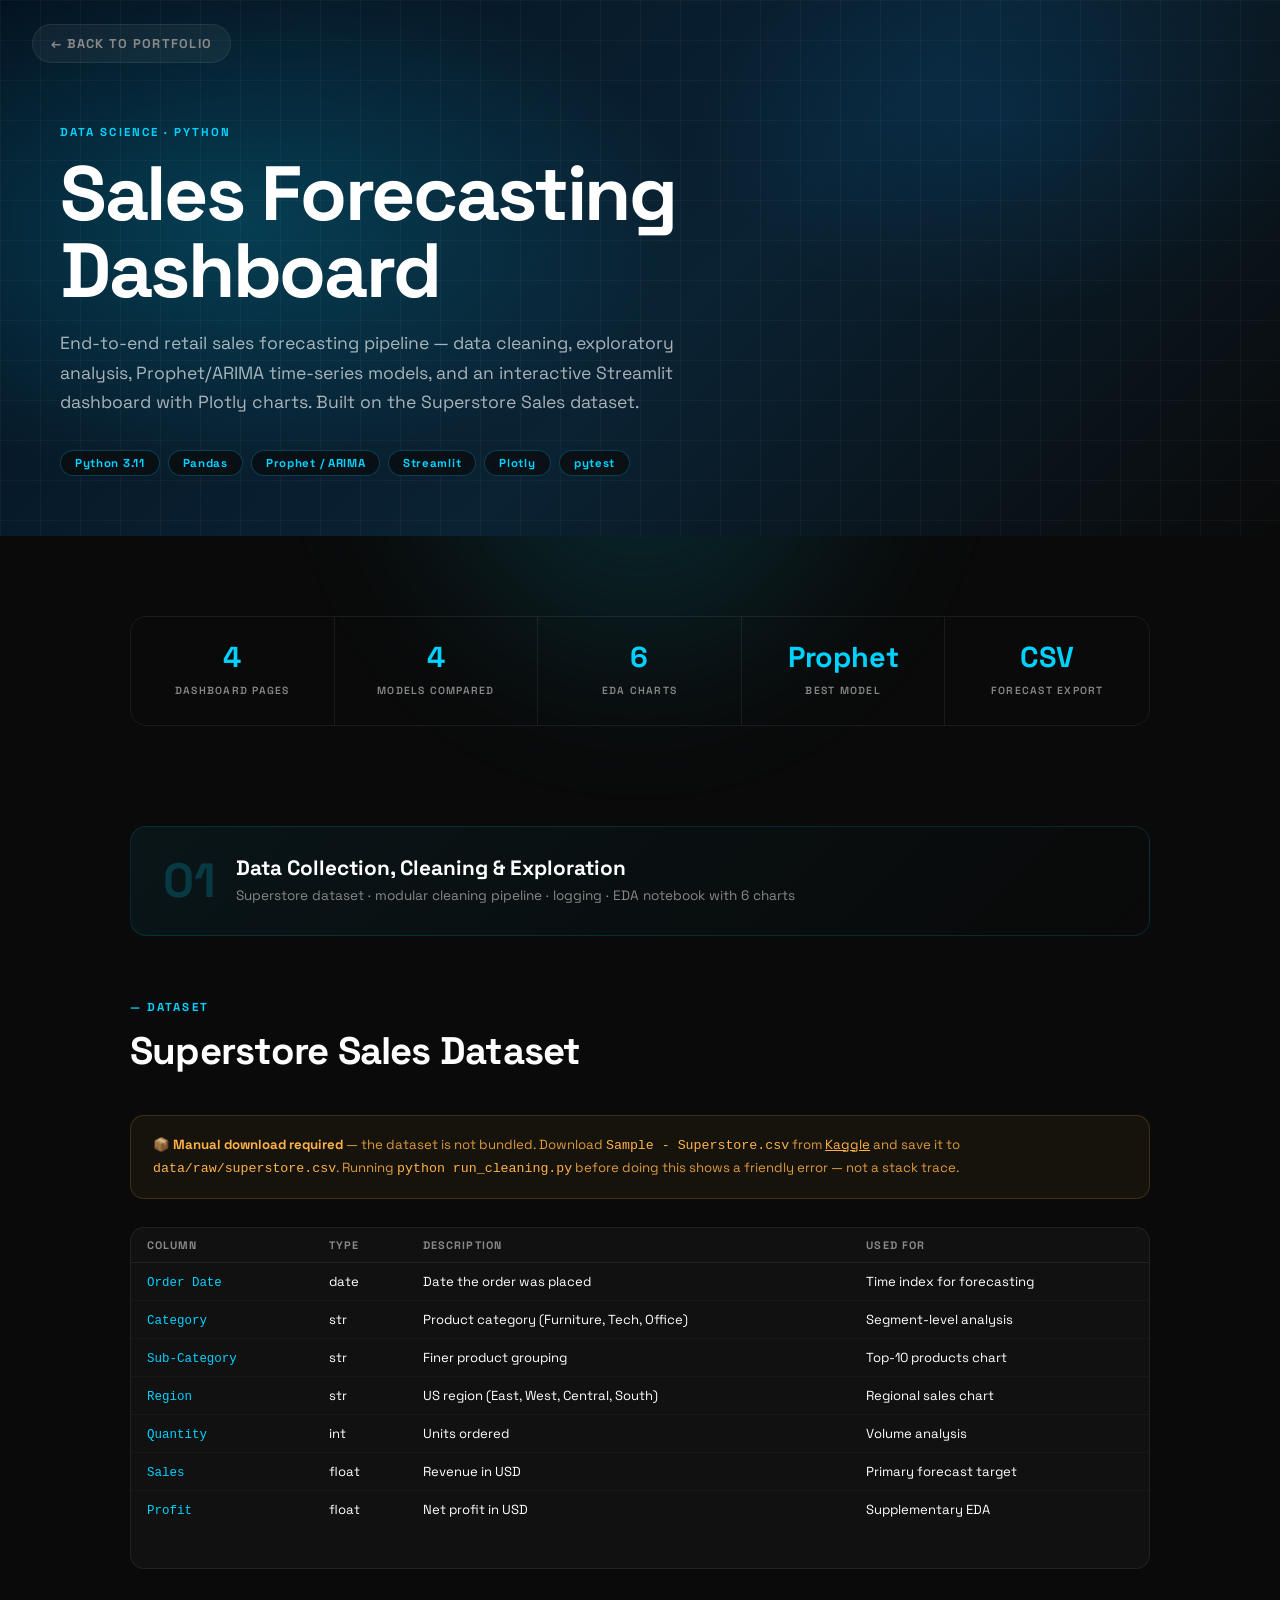
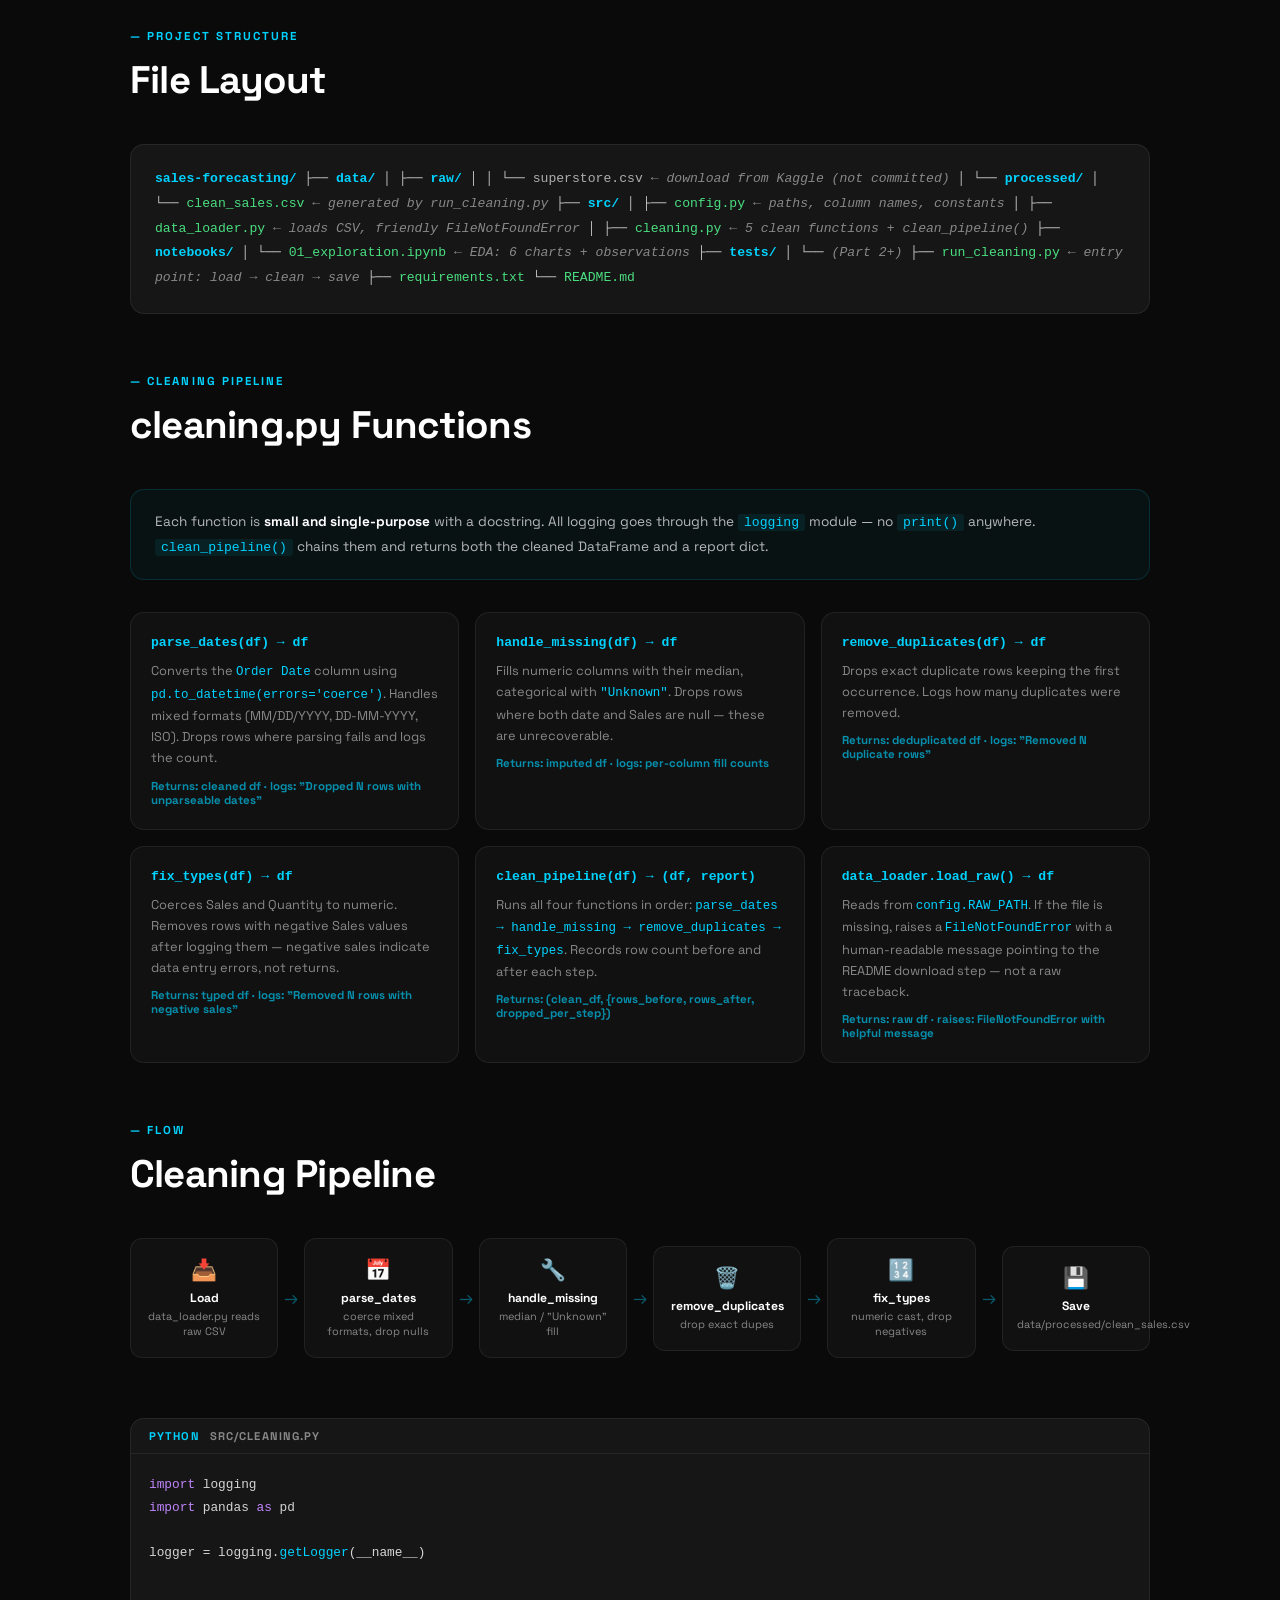
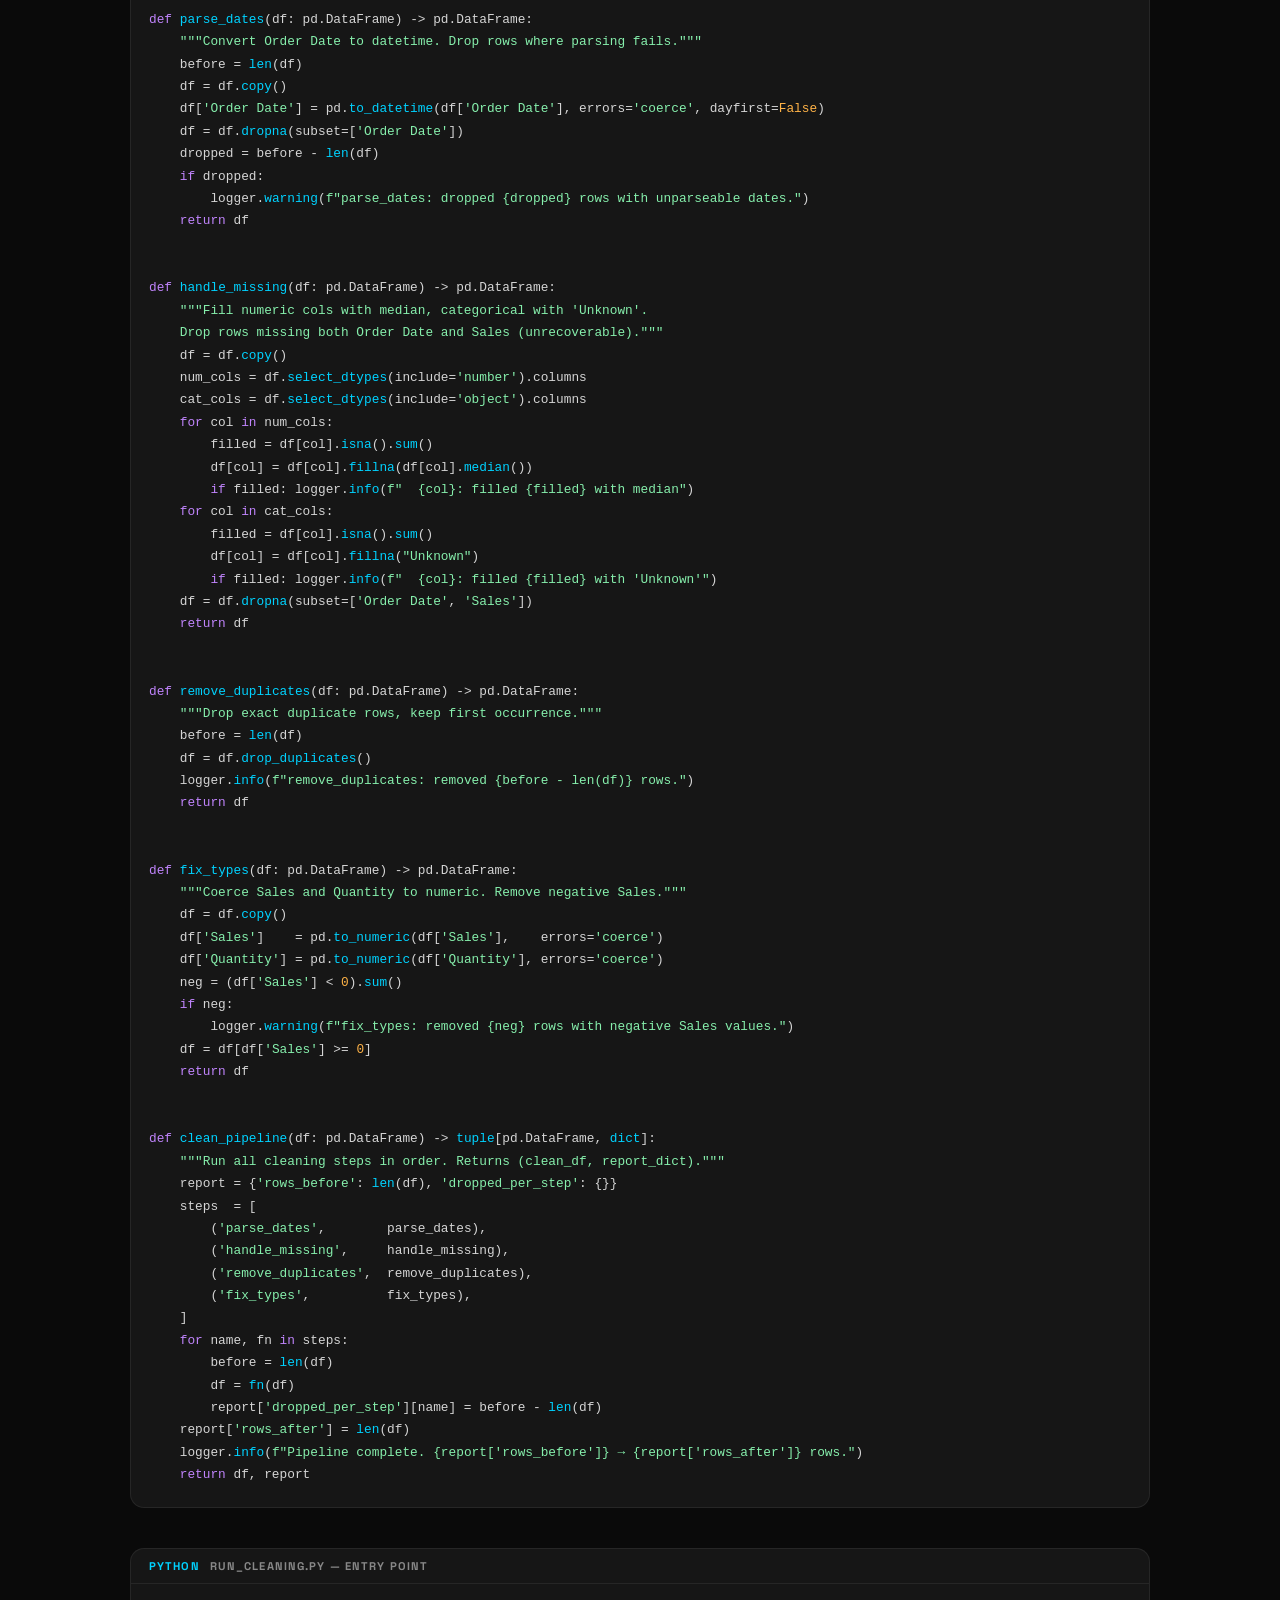
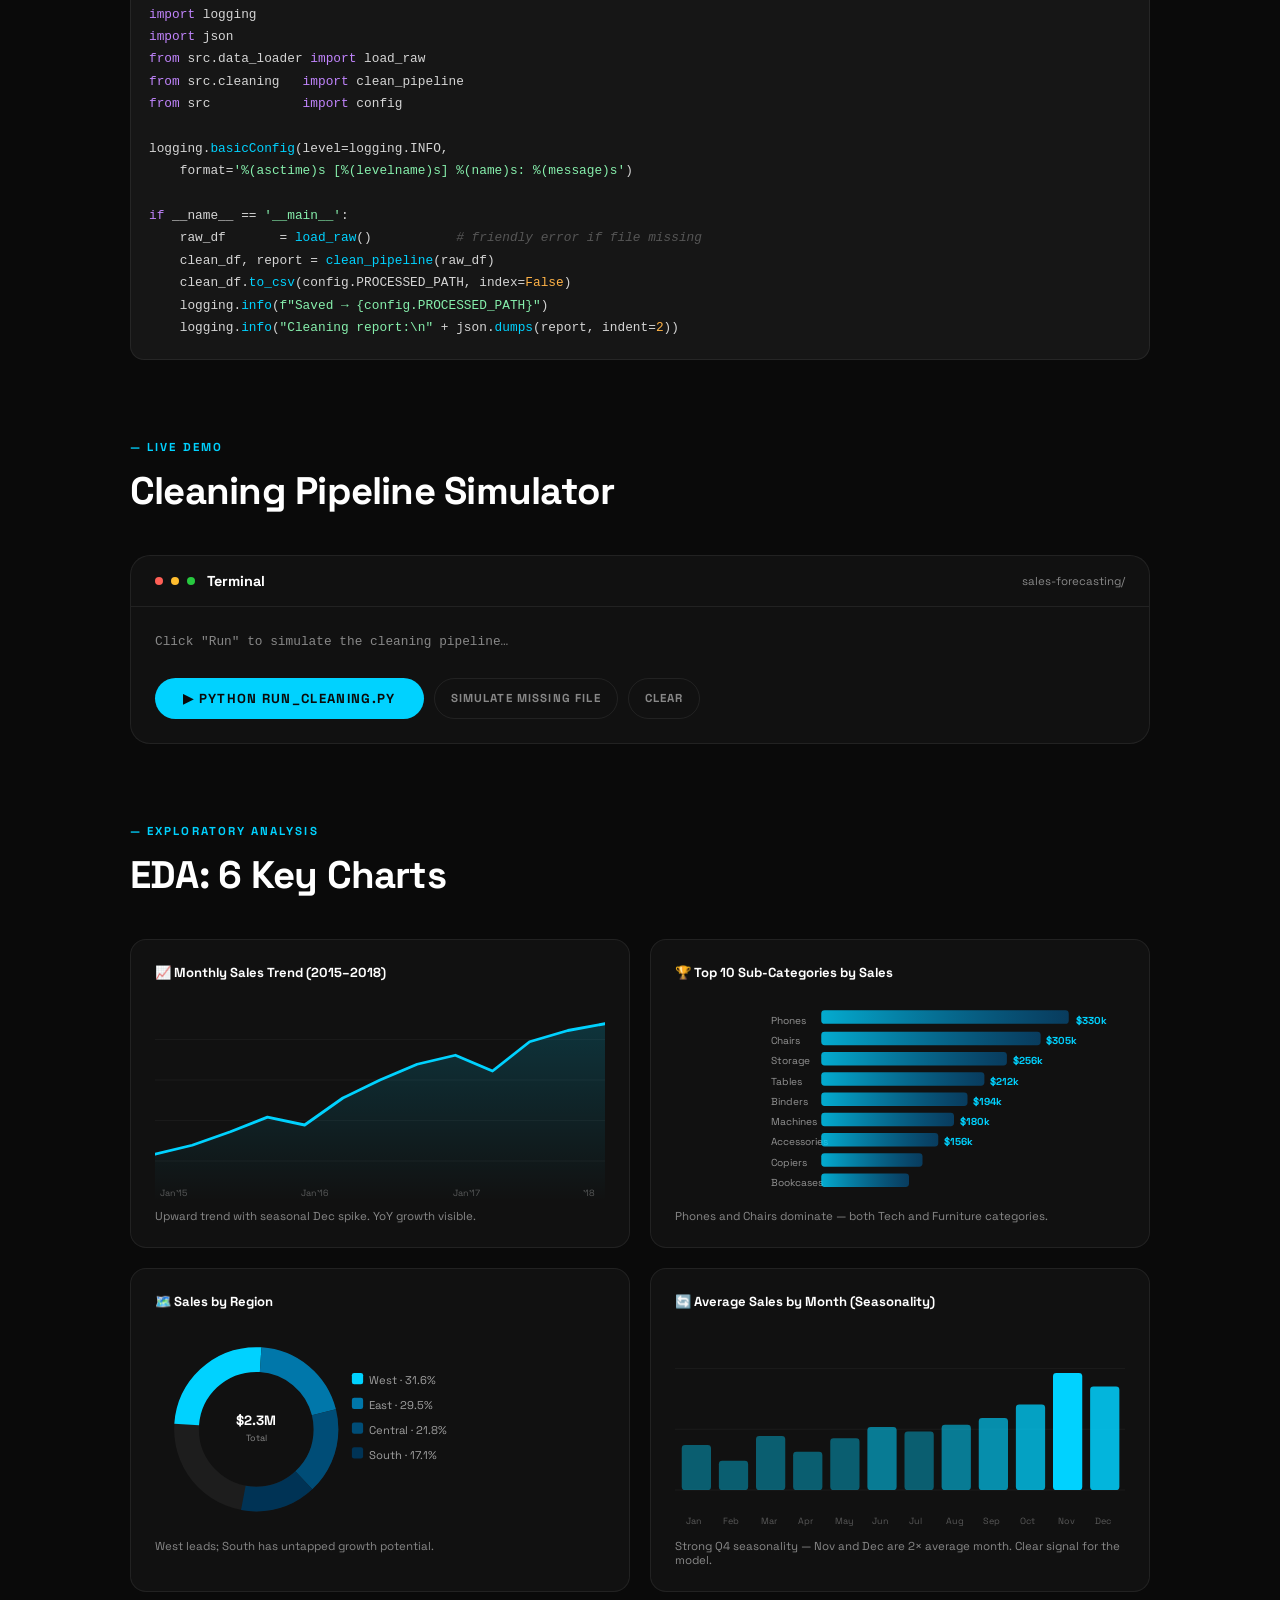
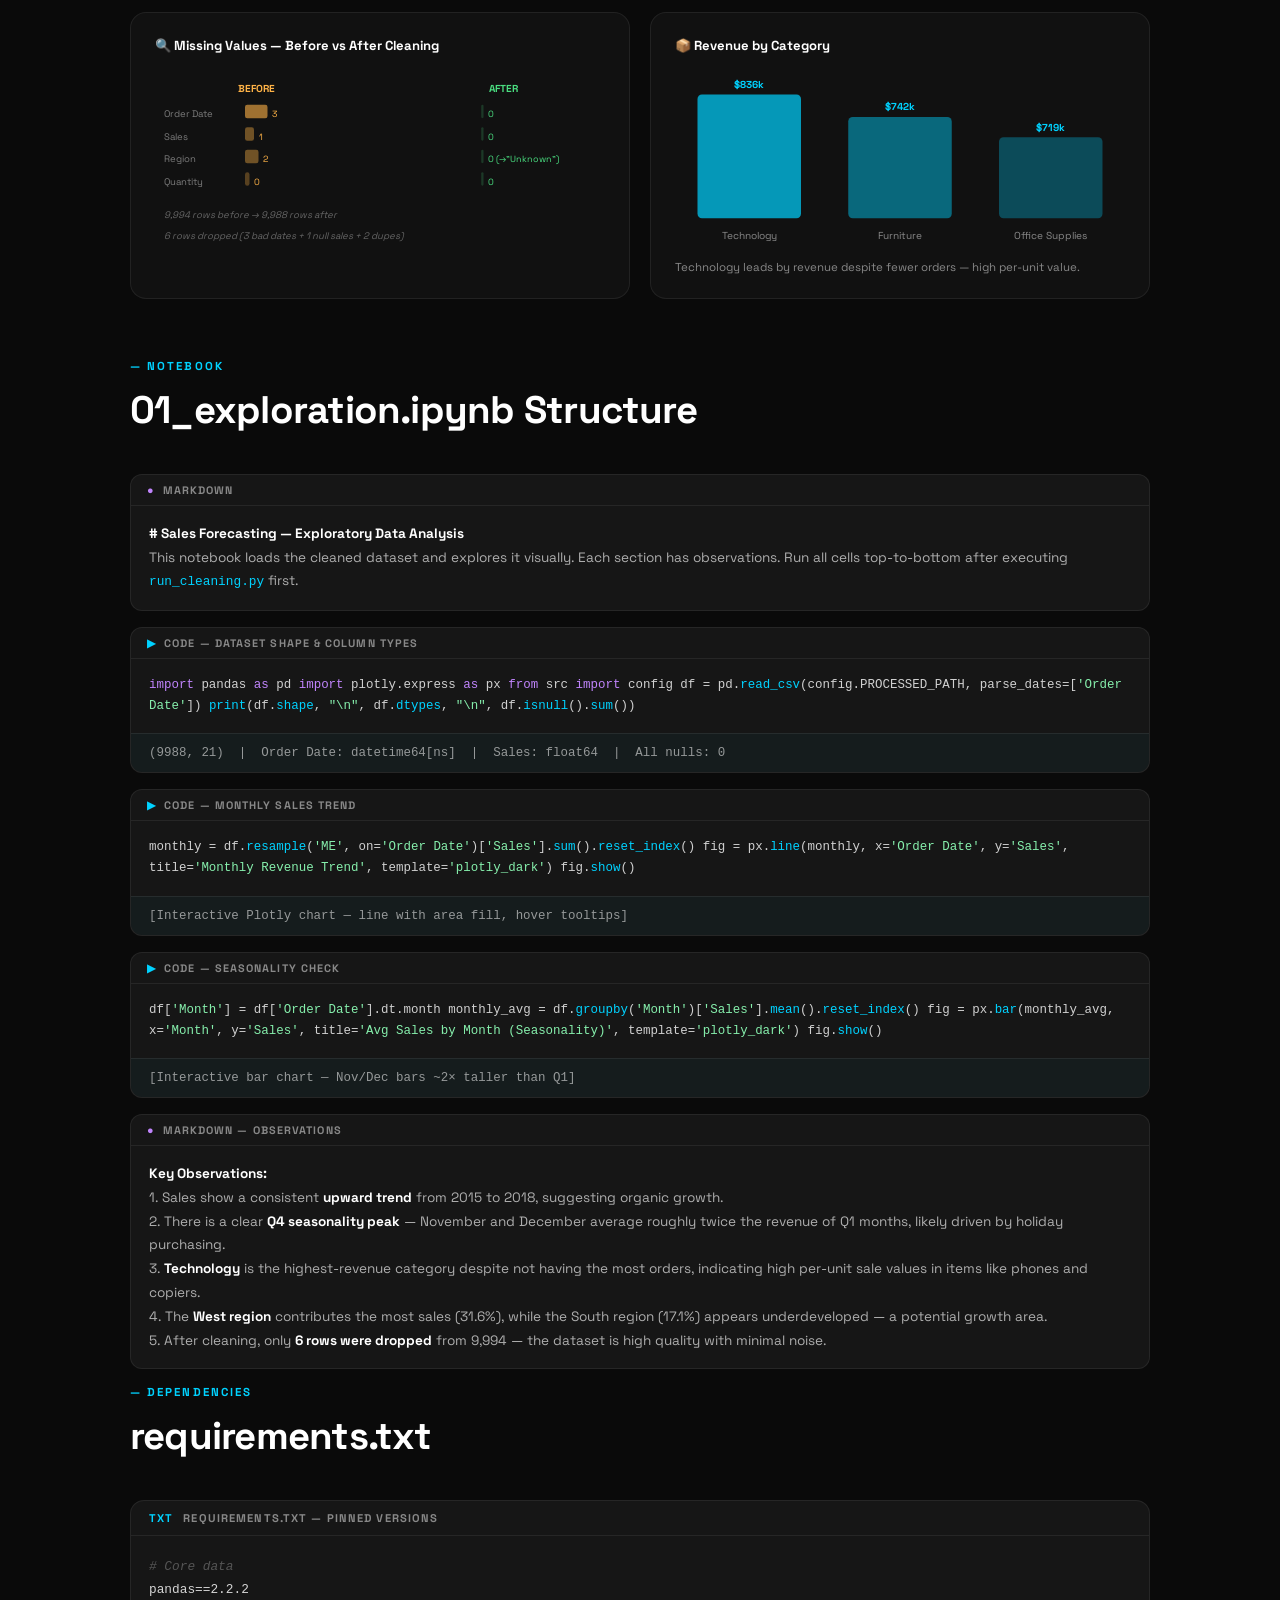
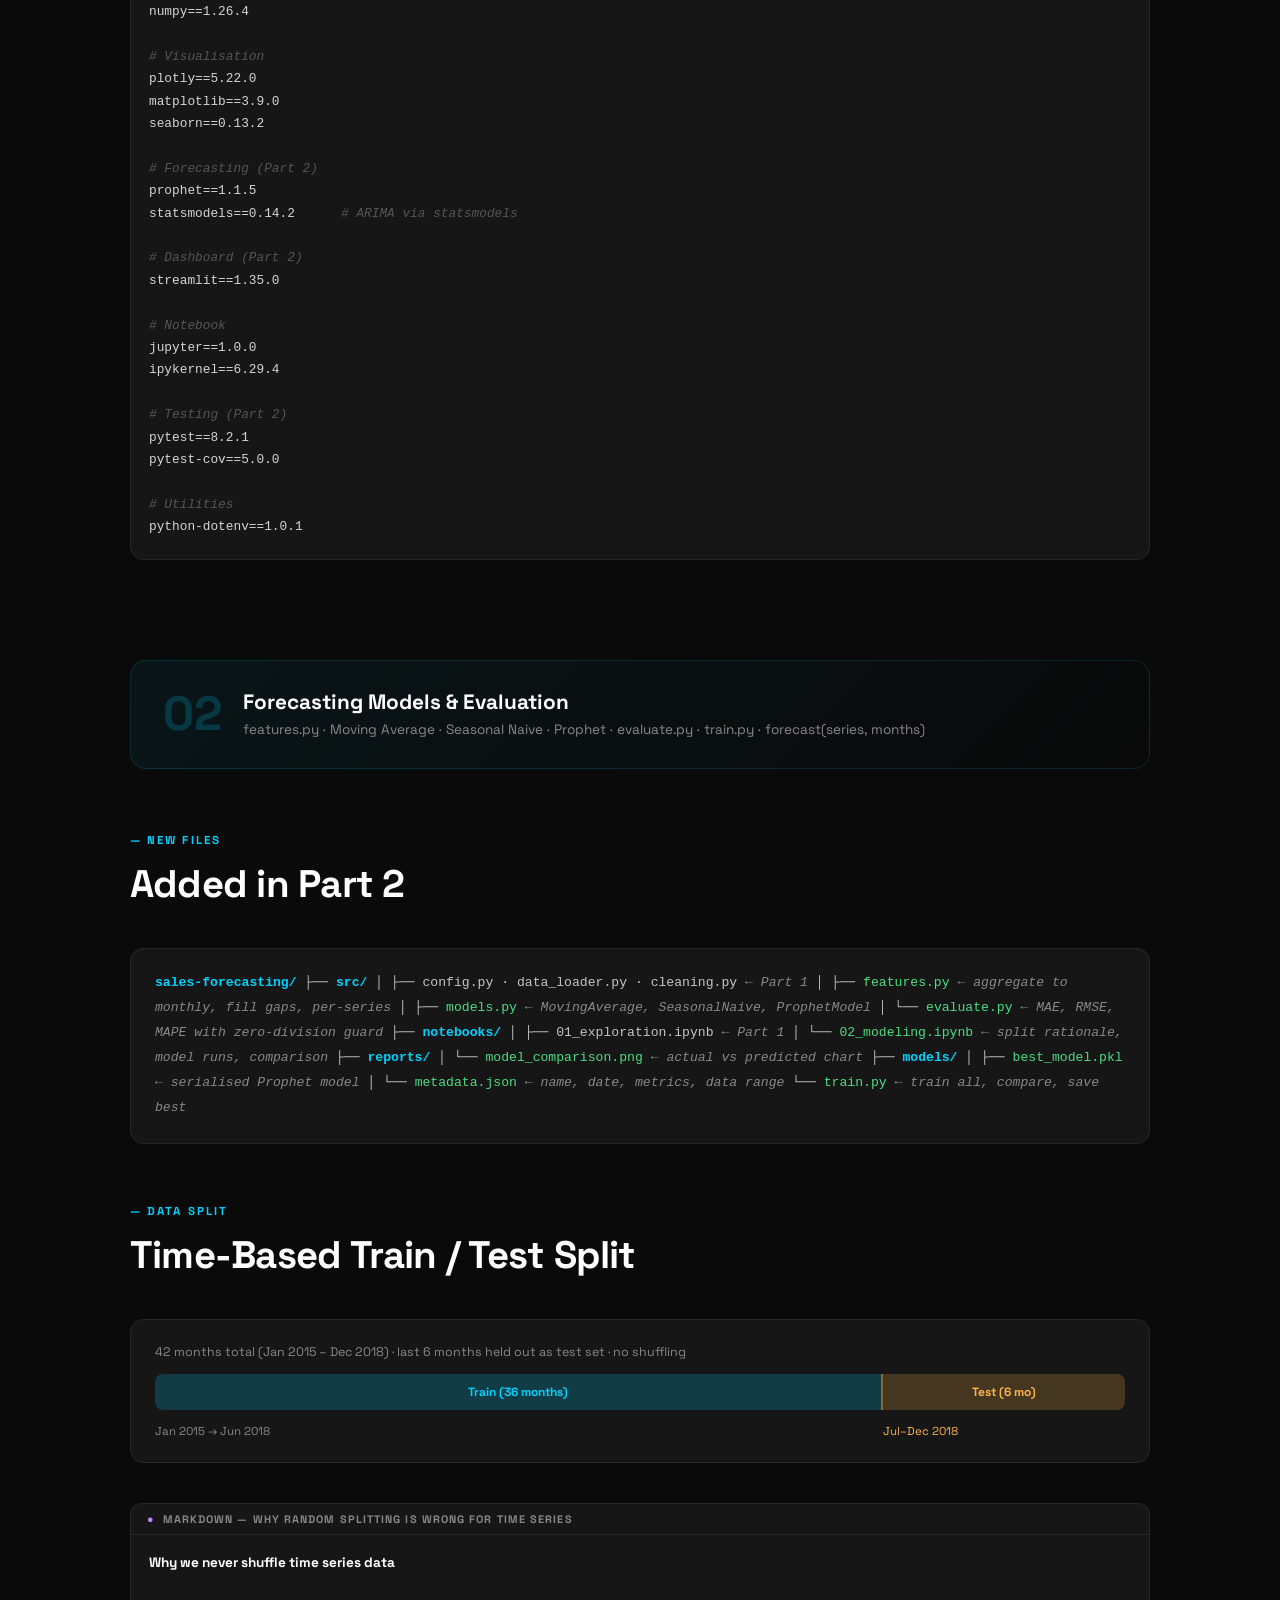
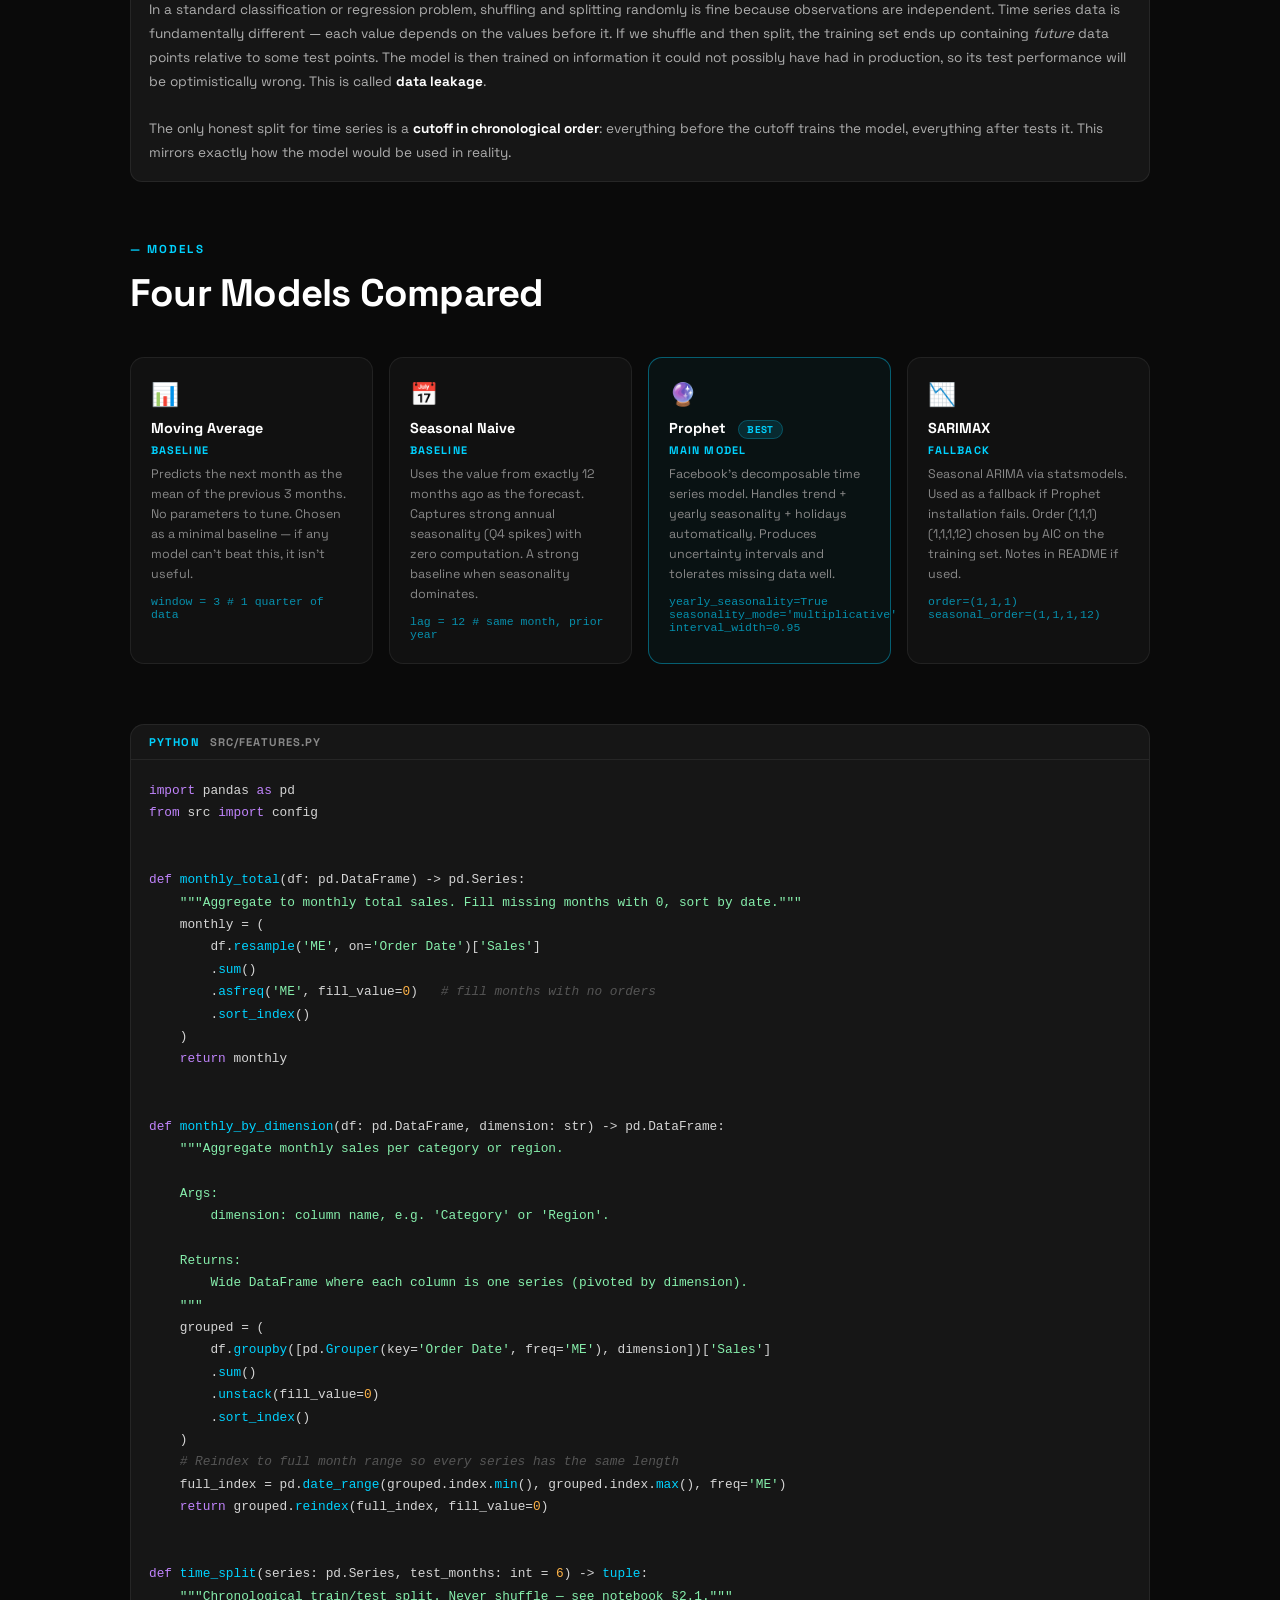
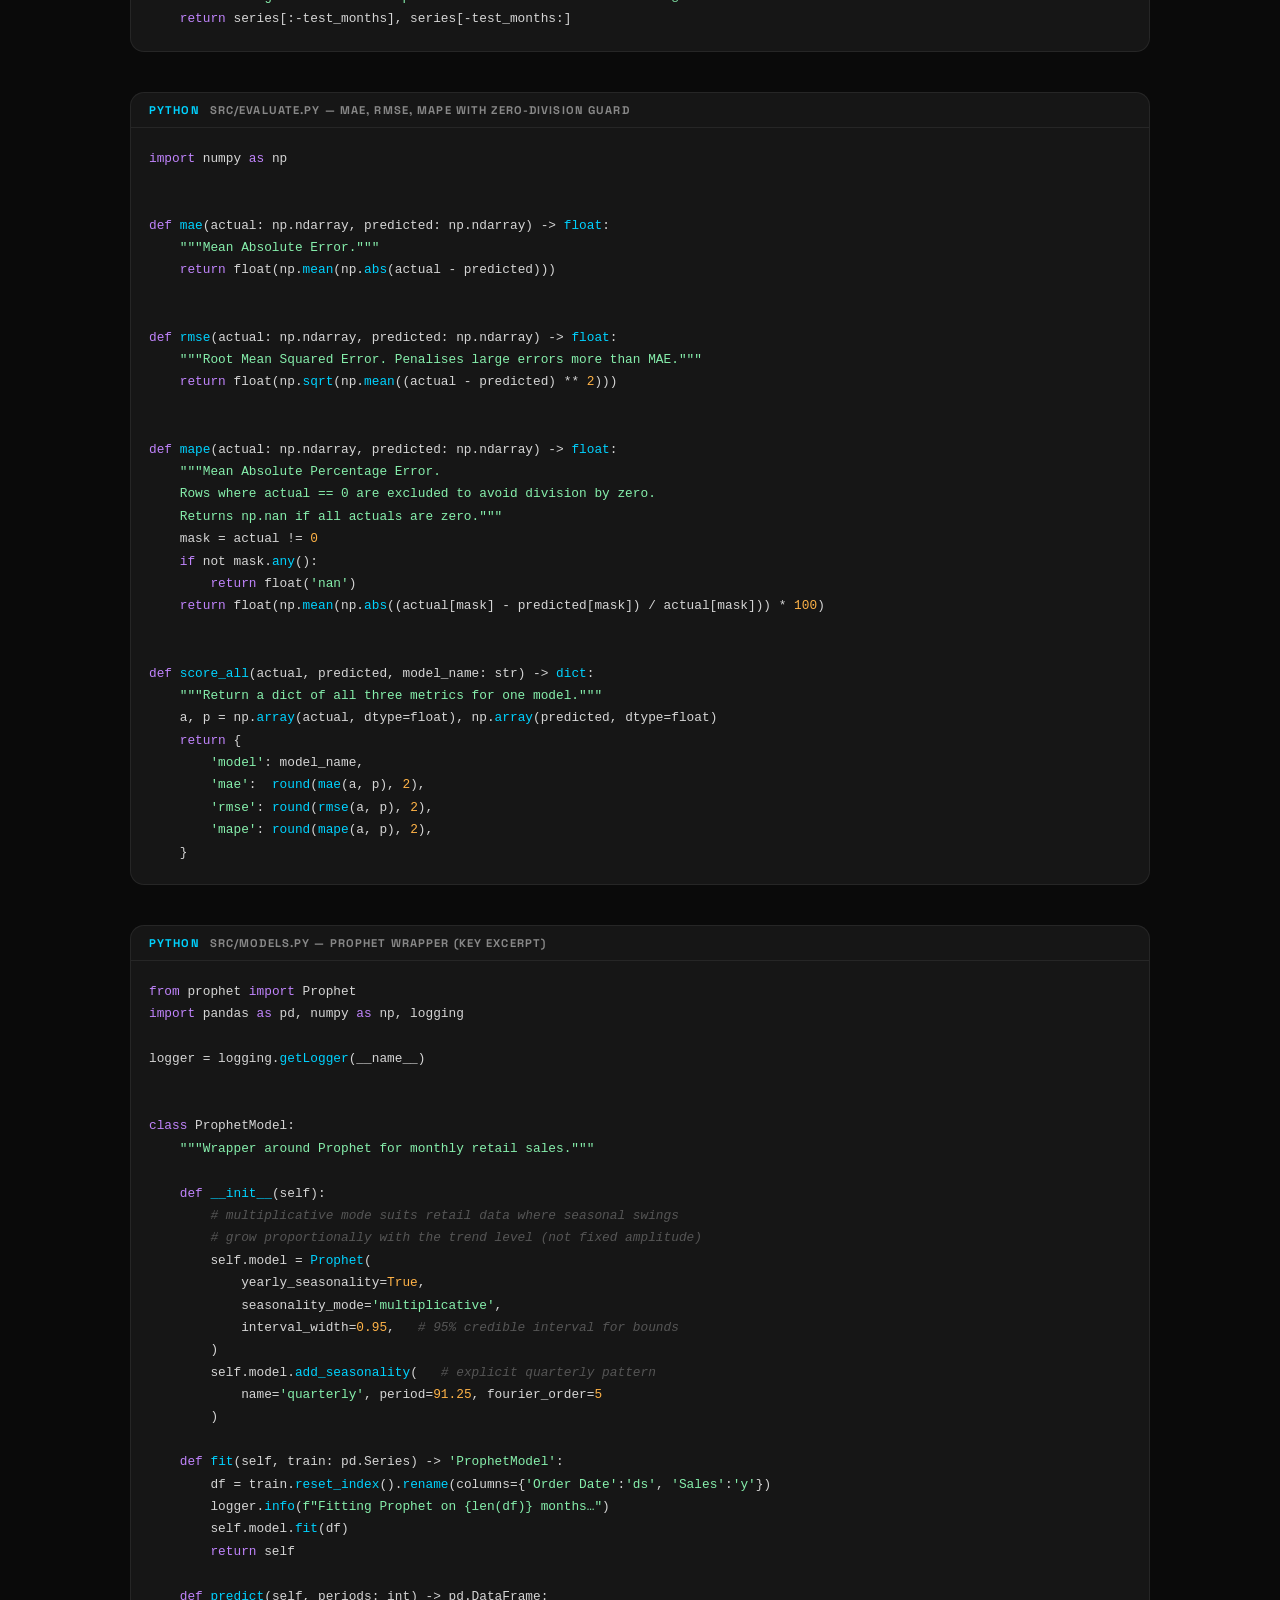
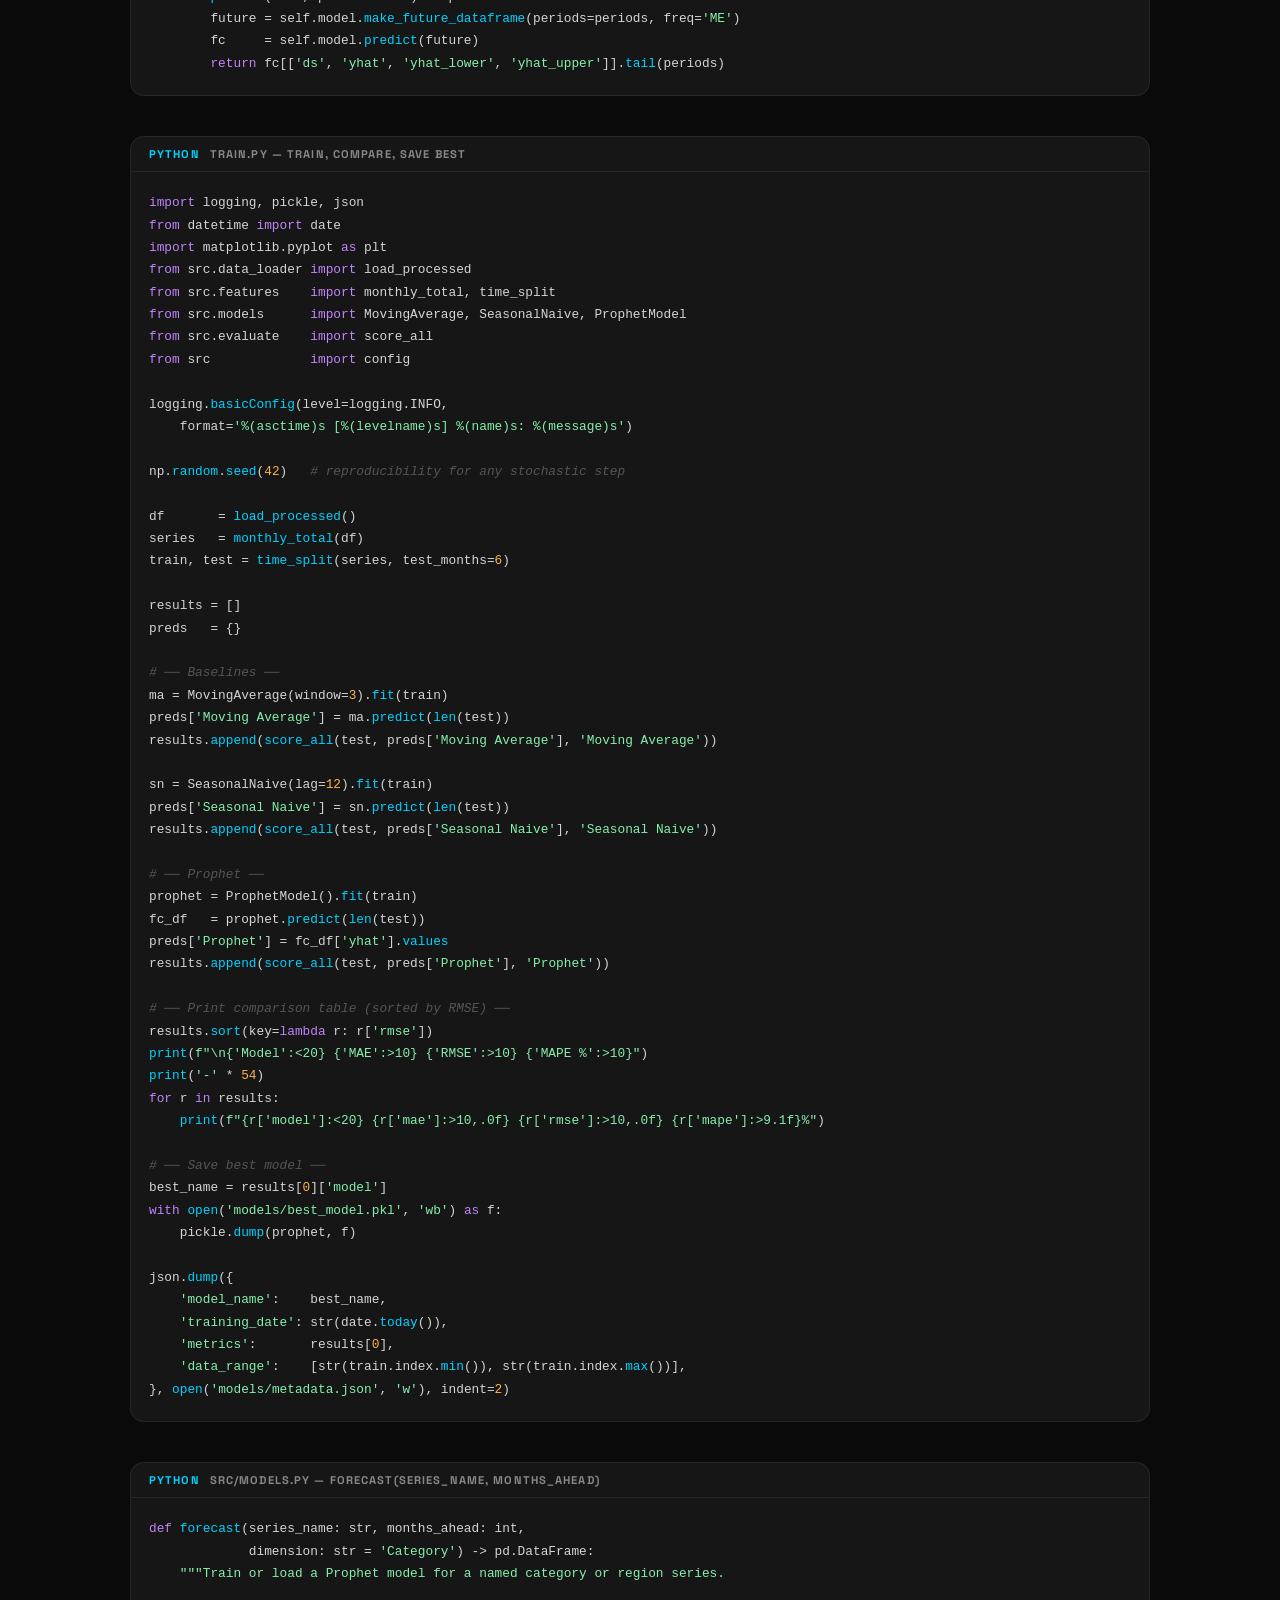
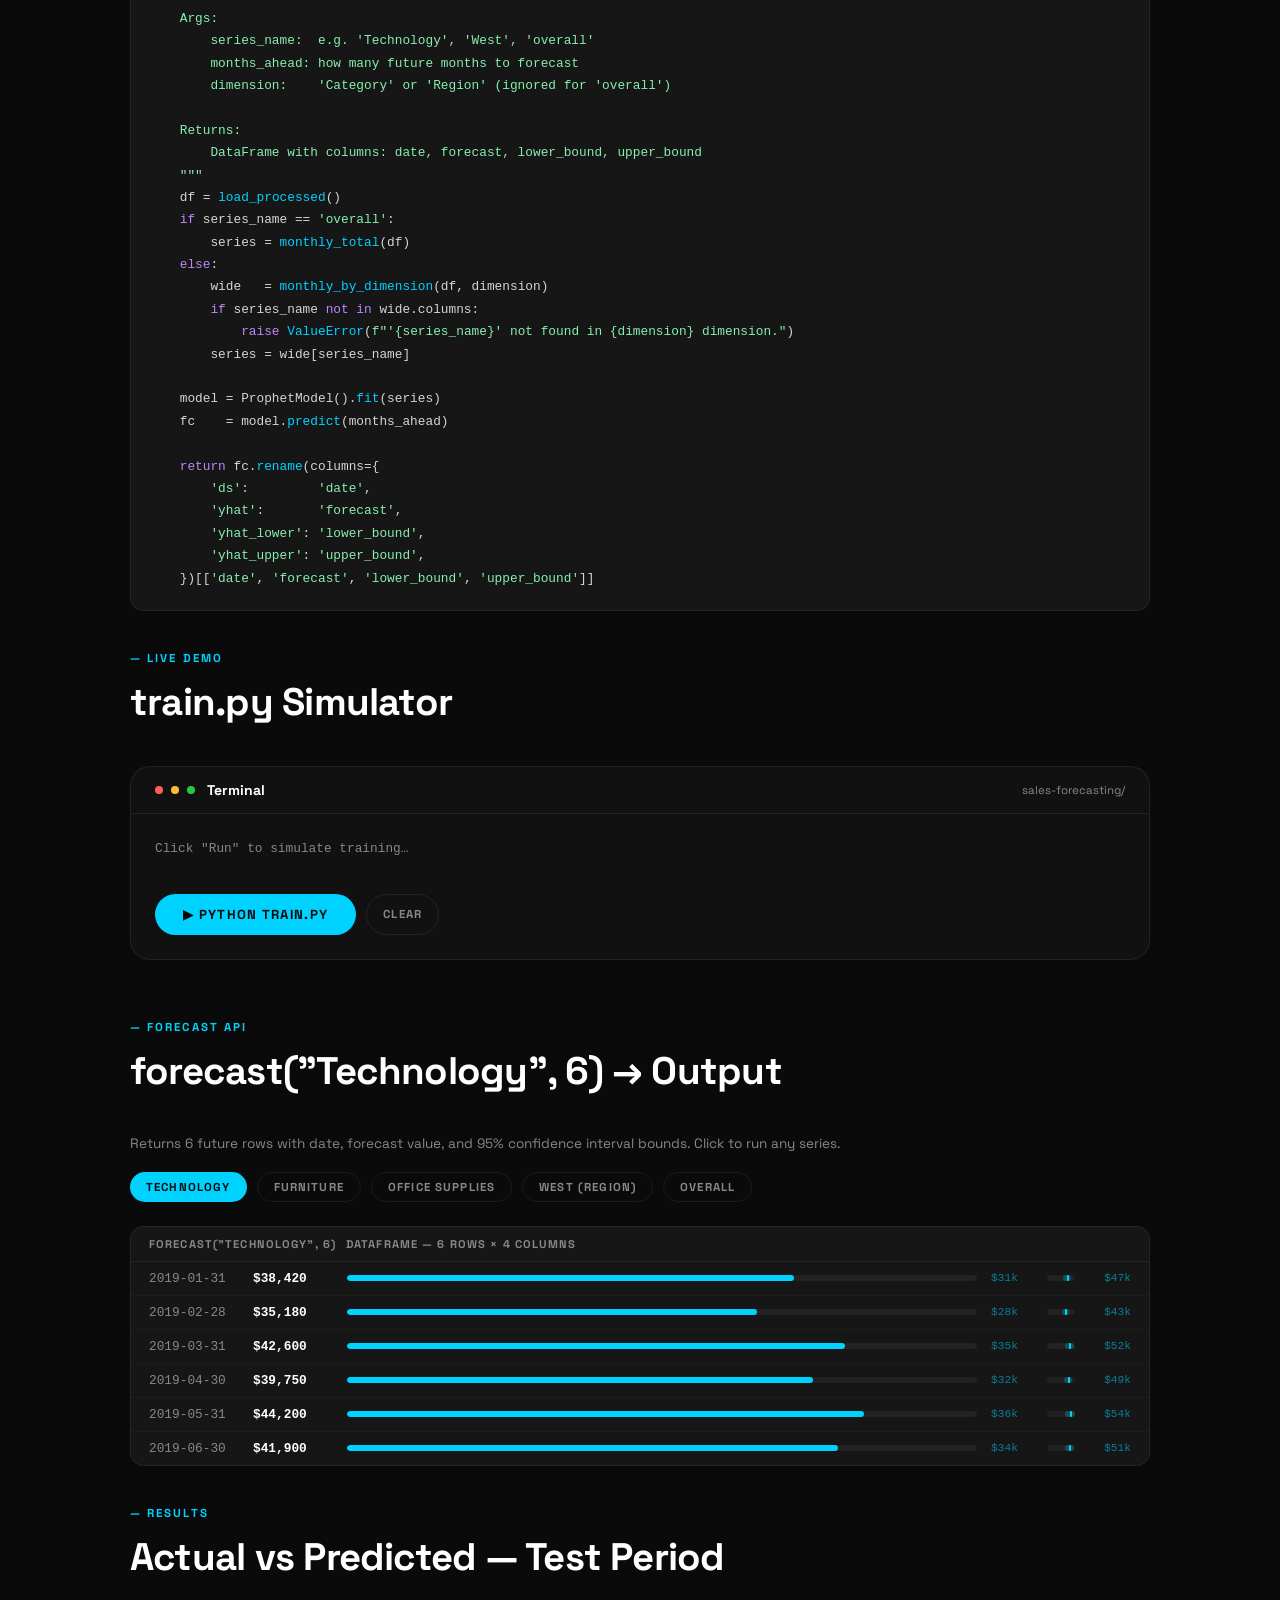
<file: project-2.html>
<!DOCTYPE html>
<html lang="en">
<head>
  <meta charset="UTF-8" />
  <meta name="viewport" content="width=device-width, initial-scale=1.0, viewport-fit=cover" />
  <title>Sales Forecasting Dashboard | Harshil Bhatt</title>
  <meta name="description" content="End-to-end retail sales forecasting pipeline — data cleaning, Prophet/ARIMA models, and an interactive Streamlit dashboard — by Harshil Bhatt." />
  <meta name="author" content="Harshil Bhatt" />
  <meta name="theme-color" content="#0a0a0a" />
  <meta name="apple-mobile-web-app-capable" content="yes" />
  <meta name="apple-mobile-web-app-title" content="Harshil Bhatt" />
  <link rel="icon" type="image/svg+xml" href="favicon.svg" />
  <link rel="apple-touch-icon" href="favicon.svg" />
  <meta property="og:title"       content="Sales Forecasting Dashboard | Harshil Bhatt" />
  <meta property="og:description" content="End-to-end retail sales forecasting with Pandas, Prophet, and Streamlit." />
  <meta property="og:image"       content="https://harshilbhatt.dev/og-image.png" />
  <meta property="og:url"         content="https://harshilbhatt.dev/project-2.html" />
  <meta property="og:type"        content="website" />
  <link rel="preconnect" href="https://fonts.googleapis.com" />
  <link rel="preconnect" href="https://fonts.gstatic.com" crossorigin />
  <link href="https://fonts.googleapis.com/css2?family=Space+Grotesk:wght@300;400;500;600;700&display=swap" rel="stylesheet" />
  <style>
    *, *::before, *::after { margin:0; padding:0; box-sizing:border-box; }
    :root {
      --bg:#0a0a0a; --bg2:#111111; --bg3:#161616;
      --accent:#00d2ff; --accent2:#0099cc;
      --green:#4ade80; --orange:#ffb347; --red:#ff6b6b; --purple:#c084fc;
      --white:#ffffff; --grey:#888888;
      --border:rgba(255,255,255,0.07);
      --font:'Space Grotesk',sans-serif;
      --ease:cubic-bezier(0.22,1,0.36,1);
    }
    html { scroll-behavior:smooth; }
    body { background:var(--bg); color:var(--white); font-family:var(--font); overflow-x:hidden; }
    a { text-decoration:none; color:inherit; }

    /* cursor glow */
    #cursor-glow {
      position:fixed; top:0; left:0; width:600px; height:600px; border-radius:50%;
      pointer-events:none; z-index:0;
      background:radial-gradient(circle at center,var(--glow-color,rgba(0,210,255,0.18)) 0%,transparent 70%);
      filter:blur(55px); will-change:transform;
    }

    /* back btn */
    .back-btn {
      position:fixed; top:24px; left:32px; z-index:100;
      display:inline-flex; align-items:center; gap:8px;
      font-size:.8rem; font-weight:700; letter-spacing:.1em; text-transform:uppercase;
      color:var(--grey); background:rgba(255,255,255,.05); border:1px solid var(--border);
      padding:10px 18px; border-radius:100px; transition:color .3s,background .3s;
    }
    .back-btn:hover { color:var(--accent); background:rgba(0,210,255,.08); }

    /* hero */
    .proj-hero {
      min-height:55vh; display:flex; align-items:flex-end;
      padding:120px 60px 60px; position:relative;
      background:linear-gradient(135deg,#041220 0%,#0a2233 55%,#0a0a0a 100%); overflow:hidden;
    }
    .proj-hero::before {
      content:''; position:absolute; inset:0;
      background:
        radial-gradient(ellipse 60% 80% at 18% 42%,rgba(0,210,255,.2) 0%,transparent 60%),
        radial-gradient(ellipse 40% 60% at 78% 22%,rgba(0,150,255,.1) 0%,transparent 60%);
      animation:heroPulse 6s ease-in-out infinite alternate;
    }
    @keyframes heroPulse { 0%{opacity:.7} 100%{opacity:1} }
    .proj-hero-grid {
      position:absolute; inset:0;
      background-image:linear-gradient(rgba(255,255,255,.03) 1px,transparent 1px),
        linear-gradient(90deg,rgba(255,255,255,.03) 1px,transparent 1px);
      background-size:40px 40px;
    }
    .proj-hero-content { position:relative; z-index:2; max-width:860px; }
    .proj-tag { display:inline-block; font-size:.72rem; font-weight:700; letter-spacing:.18em; text-transform:uppercase; color:var(--accent); margin-bottom:16px; }
    .proj-hero h1 { font-size:clamp(2.4rem,6vw,5rem); font-weight:900; letter-spacing:-.03em; line-height:1; margin-bottom:20px; }
    .proj-hero p { font-size:1.1rem; color:rgba(255,255,255,.65); line-height:1.7; max-width:640px; margin-bottom:32px; }
    .pill-row { display:flex; flex-wrap:wrap; gap:8px; }
    .pill { font-size:.72rem; font-weight:700; letter-spacing:.06em; padding:5px 14px; border-radius:100px; background:rgba(10,10,10,.7); border:1px solid rgba(0,210,255,.25); color:var(--accent); backdrop-filter:blur(6px); }

    /* layout */
    .proj-body { max-width:1100px; margin:0 auto; padding:80px 40px 120px; position:relative; z-index:1; }

    /* stats strip */
    .stats-strip { display:grid; grid-template-columns:repeat(5,1fr); border:1px solid var(--border); border-radius:16px; overflow:hidden; margin-bottom:72px; }
    .stat-box { padding:26px 16px; text-align:center; border-right:1px solid var(--border); }
    .stat-box:last-child { border-right:none; }
    .stat-box .num { display:block; font-size:1.8rem; font-weight:900; color:var(--accent); line-height:1; margin-bottom:6px; }
    .stat-box .lbl { font-size:.65rem; font-weight:600; letter-spacing:.12em; text-transform:uppercase; color:var(--grey); }
    @media(max-width:760px){ .stats-strip{grid-template-columns:1fr 1fr} .stat-box{border-bottom:1px solid var(--border)} .stat-box:nth-child(even){border-right:none} .stat-box:last-child{border-bottom:none} }

    /* section headings */
    .sec-label { font-size:.72rem; font-weight:700; letter-spacing:.18em; text-transform:uppercase; color:var(--accent); margin-bottom:12px; }
    .sec-title { font-size:clamp(1.6rem,3vw,2.4rem); font-weight:900; letter-spacing:-.02em; margin-bottom:40px; }

    /* part divider */
    .part-divider {
      display:flex; align-items:center; gap:20px;
      margin:100px 0 64px; padding:28px 32px;
      background:linear-gradient(135deg,rgba(0,210,255,.06) 0%,transparent 100%);
      border:1px solid rgba(0,210,255,.15); border-radius:16px;
    }
    .part-divider-num { font-size:3rem; font-weight:900; color:rgba(0,210,255,.2); line-height:1; flex-shrink:0; }
    .part-divider-title { font-size:1.3rem; font-weight:800; color:var(--white); }
    .part-divider-desc { font-size:.85rem; color:var(--grey); line-height:1.6; margin-top:4px; }

    /* code block */
    .code-block { background:var(--bg3); border:1px solid var(--border); border-radius:14px; overflow:hidden; margin-bottom:40px; }
    .code-block-header { padding:10px 18px; border-bottom:1px solid var(--border); font-size:.7rem; font-weight:700; letter-spacing:.1em; text-transform:uppercase; color:var(--grey); display:flex; align-items:center; gap:10px; }
    .code-block-header .lang { color:var(--accent); }
    .code-block pre { padding:20px 18px; font-family:'Courier New',monospace; font-size:.8rem; line-height:1.75; color:rgba(255,255,255,.82); overflow-x:auto; }
    .kw{color:#c084fc} .fn{color:var(--accent)} .st{color:#86efac} .cm{color:#555;font-style:italic} .nb{color:#ffb347} .dec{color:#fbbf24}

    /* info box */
    .info-box { background:rgba(0,210,255,.04); border:1px solid rgba(0,210,255,.15); border-radius:14px; padding:20px 24px; margin-bottom:32px; font-size:.85rem; color:rgba(255,255,255,.7); line-height:1.7; }
    .info-box code { font-family:'Courier New',monospace; color:var(--accent); font-size:.82rem; background:rgba(0,210,255,.08); padding:1px 6px; border-radius:3px; }
    .warn-box { background:rgba(255,179,71,.05); border:1px solid rgba(255,179,71,.18); border-radius:14px; padding:18px 22px; margin-bottom:28px; font-size:.83rem; color:rgba(255,179,71,.85); line-height:1.65; }
    .warn-box code { color:var(--orange); }

    /* function cards */
    .fn-grid { display:grid; grid-template-columns:repeat(auto-fit,minmax(280px,1fr)); gap:16px; margin-bottom:60px; }
    .fn-card { background:var(--bg2); border:1px solid var(--border); border-radius:14px; padding:22px 20px; transition:border-color .3s,transform .3s var(--ease); }
    .fn-card:hover { border-color:rgba(0,210,255,.22); transform:translateY(-3px); }
    .fn-card-sig { font-family:'Courier New',monospace; font-size:.82rem; color:var(--accent); font-weight:700; margin-bottom:10px; }
    .fn-card-doc { font-size:.8rem; color:var(--grey); line-height:1.65; }
    .fn-card-returns { margin-top:10px; font-size:.72rem; font-weight:700; color:rgba(0,210,255,.65); }

    /* pipeline flow */
    .pipeline { display:flex; align-items:center; gap:0; margin-bottom:60px; flex-wrap:wrap; }
    .pipe-step { flex:1; min-width:110px; background:var(--bg2); border:1px solid var(--border); border-radius:12px; padding:18px 14px; text-align:center; }
    .pipe-arrow { color:rgba(0,210,255,.4); font-size:1.1rem; padding:0 6px; flex-shrink:0; }
    .pipe-step .p-icon { font-size:1.3rem; margin-bottom:7px; }
    .pipe-step .p-name { font-size:.76rem; font-weight:700; color:var(--white); margin-bottom:3px; }
    .pipe-step .p-desc { font-size:.68rem; color:var(--grey); line-height:1.4; }

    /* cleaning report demo */
    .report-demo { background:var(--bg2); border:1px solid var(--border); border-radius:20px; overflow:hidden; margin-bottom:80px; }
    .report-demo-header { padding:16px 24px; border-bottom:1px solid var(--border); display:flex; align-items:center; justify-content:space-between; }
    .report-demo-header h3 { font-size:.9rem; font-weight:700; display:flex; align-items:center; gap:8px; }
    .terminal-dot { width:8px; height:8px; border-radius:50%; }
    .dot-r{background:#ff5f56} .dot-y{background:#ffbd2e} .dot-g{background:#27c93f}
    .terminal-body { padding:24px; font-family:'Courier New',monospace; font-size:.8rem; line-height:1.75; color:rgba(255,255,255,.8); }
    .t-cmd  { color:var(--accent); }
    .t-info { color:rgba(255,255,255,.55); }
    .t-ok   { color:var(--green); }
    .t-warn { color:var(--orange); }
    .t-num  { color:var(--accent); font-weight:700; }
    .run-btn-wrap { padding:0 24px 24px; }

    /* chart mock */
    .chart-grid { display:grid; grid-template-columns:1fr 1fr; gap:20px; margin-bottom:60px; }
    @media(max-width:760px){ .chart-grid{grid-template-columns:1fr} }
    .chart-card { background:var(--bg2); border:1px solid var(--border); border-radius:16px; padding:24px; }
    .chart-title { font-size:.82rem; font-weight:700; color:var(--grey); margin-bottom:18px; }
    .chart-title span { color:var(--white); }
    svg.mock-chart { width:100%; display:block; }

    /* notebook section */
    .nb-cell { background:var(--bg3); border:1px solid var(--border); border-radius:12px; overflow:hidden; margin-bottom:16px; }
    .nb-cell-header { padding:8px 16px; border-bottom:1px solid var(--border); font-size:.68rem; font-weight:700; letter-spacing:.1em; text-transform:uppercase; color:var(--grey); display:flex; align-items:center; gap:8px; }
    .nb-cell-type-code { color:var(--accent); }
    .nb-cell-type-md { color:var(--purple); }
    .nb-cell-body { padding:16px 18px; font-family:'Courier New',monospace; font-size:.78rem; line-height:1.7; color:rgba(255,255,255,.8); }
    .nb-md-body { padding:16px 18px; font-size:.85rem; line-height:1.75; color:rgba(255,255,255,.65); }
    .nb-md-body strong { color:var(--white); }
    .nb-output { padding:12px 18px; background:rgba(0,210,255,.03); border-top:1px solid var(--border); font-family:'Courier New',monospace; font-size:.78rem; color:rgba(255,255,255,.55); }

    /* dataset info table */
    .ds-table { width:100%; border-collapse:collapse; font-size:.82rem; margin-bottom:40px; }
    .ds-table th { padding:10px 16px; text-align:left; font-size:.68rem; font-weight:700; letter-spacing:.1em; text-transform:uppercase; color:var(--grey); border-bottom:1px solid var(--border); }
    .ds-table td { padding:10px 16px; border-bottom:1px solid rgba(255,255,255,.03); vertical-align:top; }
    .ds-table tr:last-child td { border-bottom:none; }
    .ds-table code { font-family:'Courier New',monospace; color:var(--accent); font-size:.78rem; }

    /* project structure */
    .file-tree { background:var(--bg3); border:1px solid var(--border); border-radius:14px; padding:22px 24px; font-family:'Courier New',monospace; font-size:.82rem; line-height:1.9; color:rgba(255,255,255,.75); margin-bottom:60px; }
    .ft-dir  { color:var(--accent); font-weight:700; }
    .ft-file { color:rgba(255,255,255,.65); }
    .ft-new  { color:var(--green); }
    .ft-note { color:var(--grey); font-style:italic; }

    /* toast */
    #toast2 { position:fixed; bottom:32px; right:32px; z-index:9999; padding:14px 22px; border-radius:12px; font-size:.85rem; font-weight:700; display:none; gap:10px; align-items:center; }
    #toast2.show { display:flex; animation:slideIn .4s var(--ease); }
    #toast2.tok  { background:rgba(74,222,128,.15); border:1px solid rgba(74,222,128,.3); color:var(--green); }
    #toast2.tinf { background:rgba(0,210,255,.1); border:1px solid rgba(0,210,255,.25); color:var(--accent); }
    @keyframes slideIn { from{opacity:0;transform:translateY(16px)} to{opacity:1;transform:translateY(0)} }
    @keyframes fadeUp  { from{opacity:0;transform:translateY(8px)} to{opacity:1;transform:translateY(0)} }

    /* ══ PART 2 STYLES — Forecasting Models ══ */

    /* model comparison table */
    .model-table { width:100%; border-collapse:collapse; font-size:.83rem; }
    .model-table th { padding:11px 16px; text-align:left; font-size:.68rem; font-weight:700; letter-spacing:.1em; text-transform:uppercase; color:var(--grey); border-bottom:1px solid var(--border); }
    .model-table td { padding:12px 16px; border-bottom:1px solid rgba(255,255,255,.03); }
    .model-table tr:last-child td { border-bottom:none; }
    .model-table tr:hover td { background:rgba(255,255,255,.02); }
    .model-table .best-row td { background:rgba(0,210,255,.05); }
    .model-table code { font-family:'Courier New',monospace; color:var(--accent); font-size:.8rem; }
    .rank-badge { display:inline-flex; align-items:center; justify-content:center; width:22px; height:22px; border-radius:50%; font-size:.7rem; font-weight:800; }
    .rank-1 { background:rgba(0,210,255,.2); color:var(--accent); border:1px solid rgba(0,210,255,.4); }
    .rank-2 { background:rgba(255,255,255,.07); color:var(--grey); }
    .rank-3 { background:rgba(255,255,255,.04); color:var(--grey); }
    .rank-4 { background:rgba(255,255,255,.04); color:var(--grey); }
    .metric-good { color:var(--green); font-weight:700; }
    .metric-mid  { color:var(--orange); font-weight:700; }
    .metric-bad  { color:var(--red); }

    /* forecast chart mock */
    .forecast-chart { background:var(--bg2); border:1px solid var(--border); border-radius:16px; padding:24px; margin-bottom:40px; }
    .forecast-chart-title { font-size:.82rem; font-weight:700; color:var(--grey); margin-bottom:18px; }
    .fc-legend { display:flex; gap:18px; flex-wrap:wrap; margin-top:12px; }
    .fc-legend-item { display:flex; align-items:center; gap:6px; font-size:.72rem; color:var(--grey); }
    .fc-dot { width:10px; height:10px; border-radius:2px; flex-shrink:0; }

    /* model cards */
    .model-cards { display:grid; grid-template-columns:repeat(auto-fit,minmax(230px,1fr)); gap:16px; margin-bottom:60px; }
    .model-card { background:var(--bg2); border:1px solid var(--border); border-radius:14px; padding:22px 20px; transition:border-color .3s,transform .3s var(--ease); }
    .model-card:hover { border-color:rgba(0,210,255,.22); transform:translateY(-3px); }
    .model-card.best { border-color:rgba(0,210,255,.4); background:rgba(0,210,255,.04); }
    .model-card-icon { font-size:1.4rem; margin-bottom:10px; }
    .model-card-name { font-size:.9rem; font-weight:800; margin-bottom:6px; }
    .model-card-type { font-size:.68rem; font-weight:700; letter-spacing:.1em; text-transform:uppercase; color:var(--accent); margin-bottom:8px; }
    .model-card-desc { font-size:.78rem; color:var(--grey); line-height:1.6; }
    .model-card-params { margin-top:10px; font-family:'Courier New',monospace; font-size:.72rem; color:rgba(0,210,255,.65); }
    .best-badge { font-size:.62rem; font-weight:700; letter-spacing:.08em; text-transform:uppercase; padding:2px 8px; border-radius:100px; background:rgba(0,210,255,.12); color:var(--accent); border:1px solid rgba(0,210,255,.25); margin-left:8px; }

    /* train demo */
    .train-demo { background:var(--bg2); border:1px solid var(--border); border-radius:20px; overflow:hidden; margin-bottom:60px; }
    .train-demo-header { padding:14px 24px; border-bottom:1px solid var(--border); display:flex; align-items:center; justify-content:space-between; }
    .train-demo-header h3 { font-size:.88rem; font-weight:700; display:flex; align-items:center; gap:8px; }

    /* forecast API demo */
    .forecast-api { background:var(--bg3); border:1px solid var(--border); border-radius:14px; overflow:hidden; margin-bottom:40px; }
    .forecast-api-header { padding:10px 18px; border-bottom:1px solid var(--border); font-size:.7rem; font-weight:700; letter-spacing:.1em; text-transform:uppercase; color:var(--grey); display:flex; align-items:center; gap:10px; }
    .forecast-api-body { padding:0; }
    .fa-row { display:flex; align-items:center; gap:14px; padding:9px 18px; border-bottom:1px solid rgba(255,255,255,.03); font-size:.8rem; font-family:'Courier New',monospace; }
    .fa-row:last-child { border-bottom:none; }
    .fa-date { color:var(--grey); min-width:90px; }
    .fa-val  { color:var(--white); font-weight:700; min-width:80px; }
    .fa-low  { color:rgba(0,210,255,.55); }
    .fa-high { color:rgba(0,210,255,.55); }
    .fa-bar-wrap { flex:1; }
    .fa-bar-track { background:rgba(255,255,255,.05); border-radius:3px; height:6px; overflow:hidden; }
    .fa-bar-fill  { height:100%; border-radius:3px; background:var(--accent); }
    .fa-ci { width:140px; display:flex; align-items:center; gap:4px; }
    .fa-ci-track { flex:1; background:rgba(255,255,255,.05); border-radius:3px; height:6px; overflow:hidden; position:relative; }
    .fa-ci-range { height:100%; background:rgba(0,210,255,.25); border-radius:3px; position:absolute; }
    .fa-ci-mid   { position:absolute; height:100%; width:2px; background:var(--accent); border-radius:1px; }

    /* split diagram */
    .split-diagram { background:var(--bg3); border:1px solid var(--border); border-radius:14px; padding:24px; margin-bottom:40px; }
    .split-bar { display:flex; border-radius:8px; overflow:hidden; height:36px; margin-bottom:14px; }
    .split-train { flex:3; background:rgba(0,210,255,.2); display:flex; align-items:center; justify-content:center; font-size:.75rem; font-weight:700; color:var(--accent); }
    .split-test  { flex:1; background:rgba(255,179,71,.2); display:flex; align-items:center; justify-content:center; font-size:.75rem; font-weight:700; color:var(--orange); border-left:2px solid rgba(255,179,71,.4); }
    .split-labels { display:flex; font-size:.72rem; color:var(--grey); }
    .split-labels-train { flex:3; }
    .split-labels-test  { flex:1; color:var(--orange); }

    /* metrics explainer */
    .metrics-grid { display:grid; grid-template-columns:repeat(auto-fit,minmax(200px,1fr)); gap:14px; margin-bottom:60px; }
    .metric-card { background:var(--bg2); border:1px solid var(--border); border-radius:12px; padding:18px; }
    .metric-card-name { font-family:'Courier New',monospace; font-size:.88rem; font-weight:700; color:var(--accent); margin-bottom:6px; }
    .metric-card-formula { font-family:'Courier New',monospace; font-size:.72rem; color:rgba(255,255,255,.45); margin-bottom:8px; }
    .metric-card-desc { font-size:.78rem; color:var(--grey); line-height:1.55; }
    .metric-card-note { font-size:.7rem; color:rgba(255,179,71,.7); margin-top:6px; font-style:italic; }

    /* ══ PART 3 STYLES — Streamlit Dashboard ══ */

    /* app structure diagram */
    .app-structure { display:grid; grid-template-columns:200px 1fr; gap:0; border:1px solid var(--border); border-radius:16px; overflow:hidden; margin-bottom:60px; }
    .app-sidebar { background:rgba(0,210,255,.04); border-right:1px solid var(--border); padding:20px 16px; }
    .app-sidebar-title { font-size:.68rem; font-weight:700; letter-spacing:.12em; text-transform:uppercase; color:var(--accent); margin-bottom:14px; }
    .app-sidebar-item { font-size:.78rem; color:rgba(255,255,255,.65); padding:7px 10px; border-radius:8px; margin-bottom:4px; cursor:default; transition:background .2s; }
    .app-sidebar-item:hover { background:rgba(0,210,255,.08); color:var(--white); }
    .app-sidebar-item.active { background:rgba(0,210,255,.12); color:var(--accent); font-weight:700; }
    .app-sidebar-filter { font-size:.72rem; font-weight:700; letter-spacing:.1em; text-transform:uppercase; color:var(--grey); margin:14px 0 8px; }
    .app-sidebar-widget { background:rgba(255,255,255,.04); border:1px solid var(--border); border-radius:8px; padding:8px 10px; font-size:.75rem; color:var(--grey); margin-bottom:8px; }
    .app-main { background:var(--bg3); overflow:hidden; }
    .app-main-inner { padding:0; }
    .app-page { display:none; padding:28px 24px; }
    .app-page.active { display:block; animation:fadeUp .3s var(--ease); }
    .app-page-title { font-size:1.1rem; font-weight:800; margin-bottom:6px; }
    .app-page-subtitle { font-size:.8rem; color:var(--grey); margin-bottom:24px; }

    /* KPI cards */
    .kpi-row { display:grid; grid-template-columns:repeat(4,1fr); gap:14px; margin-bottom:28px; }
    @media(max-width:760px){ .kpi-row{grid-template-columns:1fr 1fr} }
    .kpi-card { background:var(--bg2); border:1px solid var(--border); border-radius:12px; padding:18px 16px; transition:border-color .3s; }
    .kpi-card:hover { border-color:rgba(0,210,255,.22); }
    .kpi-label { font-size:.65rem; font-weight:700; letter-spacing:.12em; text-transform:uppercase; color:var(--grey); margin-bottom:6px; }
    .kpi-value { font-size:1.6rem; font-weight:900; color:var(--white); line-height:1; margin-bottom:4px; }
    .kpi-delta { font-size:.72rem; }
    .kpi-delta.up   { color:var(--green); }
    .kpi-delta.down { color:var(--red); }
    .kpi-delta.neu  { color:var(--grey); }

    /* mini chart inside app panel */
    .mini-chart-wrap { background:var(--bg2); border:1px solid var(--border); border-radius:12px; padding:16px; margin-bottom:14px; }
    .mini-chart-title { font-size:.75rem; font-weight:700; color:var(--grey); margin-bottom:12px; }
    svg.mini-chart { width:100%; display:block; }
    .chart-row-2 { display:grid; grid-template-columns:1fr 1fr; gap:14px; margin-bottom:14px; }
    @media(max-width:760px){ .chart-row-2{grid-template-columns:1fr} }

    /* product table mini */
    .mini-table { width:100%; border-collapse:collapse; font-size:.76rem; }
    .mini-table th { padding:7px 12px; text-align:left; font-size:.62rem; font-weight:700; letter-spacing:.1em; text-transform:uppercase; color:var(--grey); border-bottom:1px solid var(--border); }
    .mini-table td { padding:7px 12px; border-bottom:1px solid rgba(255,255,255,.03); }
    .mini-table tr:last-child td { border-bottom:none; }
    .mini-table .bar-cell { width:80px; }
    .mini-table .bar-cell-track { background:rgba(255,255,255,.05); border-radius:3px; height:5px; overflow:hidden; }
    .mini-table .bar-cell-fill  { height:100%; border-radius:3px; background:var(--accent); }

    /* tab strip (page switcher) */
    .page-tabs { display:flex; border-bottom:1px solid var(--border); overflow-x:auto; }
    .page-tab { flex-shrink:0; padding:11px 18px; font-size:.75rem; font-weight:700; letter-spacing:.06em; text-transform:uppercase; color:var(--grey); cursor:pointer; background:none; border:none; font-family:var(--font); border-bottom:2px solid transparent; margin-bottom:-1px; transition:color .25s; }
    .page-tab.active { color:var(--accent); border-bottom-color:var(--accent); }

    /* forecast band chart */
    .fc-band-chart { background:var(--bg2); border:1px solid var(--border); border-radius:12px; padding:16px; margin-bottom:14px; }
    .fc-table-mini { width:100%; border-collapse:collapse; font-size:.76rem; margin-bottom:12px; }
    .fc-table-mini th { padding:6px 12px; text-align:left; font-size:.62rem; font-weight:700; letter-spacing:.1em; text-transform:uppercase; color:var(--grey); border-bottom:1px solid var(--border); }
    .fc-table-mini td { padding:6px 12px; border-bottom:1px solid rgba(255,255,255,.03); }
    .fc-table-mini tr:last-child td { border-bottom:none; }
    .model-info-bar { background:rgba(0,210,255,.05); border:1px solid rgba(0,210,255,.15); border-radius:10px; padding:10px 16px; font-size:.78rem; color:rgba(255,255,255,.65); display:flex; align-items:center; gap:14px; flex-wrap:wrap; margin-bottom:12px; }
    .model-info-bar code { color:var(--accent); font-family:'Courier New',monospace; font-size:.75rem; }

    /* download btn */
    .dl-csv-btn { display:inline-flex; align-items:center; gap:7px; background:transparent; border:1px solid rgba(0,210,255,.3); color:var(--accent); font-family:var(--font); font-size:.72rem; font-weight:700; letter-spacing:.08em; text-transform:uppercase; padding:8px 18px; border-radius:100px; cursor:pointer; transition:background .3s,border-color .3s; }
    .dl-csv-btn:hover { background:rgba(0,210,255,.08); border-color:rgba(0,210,255,.5); }

    /* session state badge */
    .session-badge { display:inline-flex; align-items:center; gap:5px; font-size:.65rem; font-weight:700; letter-spacing:.1em; text-transform:uppercase; padding:3px 10px; border-radius:100px; background:rgba(0,210,255,.08); border:1px solid rgba(0,210,255,.18); color:var(--accent); }

    /* page cards (overview) */
    .page-overview-grid { display:grid; grid-template-columns:repeat(auto-fit,minmax(220px,1fr)); gap:16px; margin-bottom:60px; }
    .page-card { background:var(--bg2); border:1px solid var(--border); border-radius:14px; padding:22px 20px; transition:border-color .3s,transform .3s var(--ease); }
    .page-card:hover { border-color:rgba(0,210,255,.22); transform:translateY(-3px); }
    .page-card-icon { font-size:1.4rem; margin-bottom:10px; }
    .page-card-name { font-size:.9rem; font-weight:800; margin-bottom:4px; }
    .page-card-file { font-family:'Courier New',monospace; font-size:.72rem; color:var(--accent); margin-bottom:8px; }
    .page-card-desc { font-size:.78rem; color:var(--grey); line-height:1.6; }

    /* cache badge */
    .cache-badge { font-size:.62rem; font-weight:700; letter-spacing:.08em; text-transform:uppercase; padding:2px 8px; border-radius:100px; }
    .cache-data     { background:rgba(74,222,128,.1); color:var(--green); border:1px solid rgba(74,222,128,.2); }
    .cache-resource { background:rgba(0,210,255,.1);  color:var(--accent); border:1px solid rgba(0,210,255,.2); }

    /* ══ PART 4 STYLES — Tests, Docker, Docs ══ */

    /* test results panel */
    .test-suite { background:var(--bg3); border:1px solid var(--border); border-radius:14px; overflow:hidden; margin-bottom:16px; }
    .test-suite-hdr { padding:11px 18px; border-bottom:1px solid var(--border); display:flex; align-items:center; justify-content:space-between; }
    .test-suite-hdr h3 { font-size:.82rem; font-weight:700; display:flex; align-items:center; gap:8px; }
    .test-suite-name { font-size:.65rem; font-weight:700; letter-spacing:.1em; text-transform:uppercase; color:var(--grey); }
    .test-row-p4 { display:flex; align-items:flex-start; gap:10px; padding:7px 18px; border-bottom:1px solid rgba(255,255,255,.025); font-size:.78rem; }
    .test-row-p4:last-child { border-bottom:none; }
    .t4-icon { flex-shrink:0; font-size:.82rem; }
    .t4-name { flex:1; color:rgba(255,255,255,.75); }
    .t4-ms   { color:var(--grey); font-size:.7rem; flex-shrink:0; }
    .t4-pass { color:var(--green); }
    .t4-fail { color:var(--red); }
    .test-summary-p4 { padding:10px 18px; border-top:1px solid var(--border); display:flex; gap:16px; font-size:.76rem; }
    .ts4-pass { color:var(--green); font-weight:700; }
    .ts4-total { color:var(--grey); }
    .ts4-time  { color:var(--grey); margin-left:auto; }

    /* coverage bars */
    .cov-row { display:flex; align-items:center; gap:12px; margin-bottom:9px; }
    .cov-label { font-size:.74rem; color:var(--grey); min-width:88px; }
    .cov-track { flex:1; background:rgba(255,255,255,.05); border-radius:3px; height:7px; overflow:hidden; }
    .cov-fill  { height:100%; border-radius:3px; background:var(--accent); transition:width 1s var(--ease); }
    .cov-pct   { font-size:.74rem; font-weight:800; color:var(--accent); min-width:34px; text-align:right; }

    /* Docker cards */
    .docker-svc-grid { display:grid; grid-template-columns:repeat(auto-fit,minmax(220px,1fr)); gap:14px; margin-bottom:40px; }
    .docker-svc { background:var(--bg3); border:1px solid var(--border); border-radius:12px; padding:18px; transition:border-color .3s,transform .3s var(--ease); }
    .docker-svc:hover { border-color:rgba(0,210,255,.22); transform:translateY(-3px); }
    .docker-svc-icon { font-size:1.3rem; margin-bottom:8px; }
    .docker-svc-name { font-family:'Courier New',monospace; font-size:.82rem; font-weight:700; color:var(--accent); margin-bottom:4px; }
    .docker-svc-img  { font-size:.68rem; color:var(--grey); margin-bottom:8px; }
    .docker-svc-desc { font-size:.76rem; color:var(--grey); line-height:1.55; }

    /* Makefile commands */
    .make-grid { display:grid; grid-template-columns:repeat(auto-fit,minmax(180px,1fr)); gap:10px; margin-bottom:40px; }
    .make-cmd { background:var(--bg3); border:1px solid var(--border); border-radius:10px; padding:12px 14px; }
    .make-cmd-name { font-family:'Courier New',monospace; font-size:.82rem; font-weight:700; color:var(--accent); margin-bottom:4px; }
    .make-cmd-desc { font-size:.72rem; color:var(--grey); line-height:1.45; }

    /* README section cards */
    .readme-sections { display:grid; grid-template-columns:repeat(auto-fit,minmax(200px,1fr)); gap:12px; margin-bottom:40px; }
    .readme-sec { background:var(--bg3); border:1px solid var(--border); border-radius:10px; padding:14px; }
    .readme-sec-icon { font-size:1.1rem; margin-bottom:6px; }
    .readme-sec-title { font-size:.78rem; font-weight:700; margin-bottom:4px; }
    .readme-sec-desc  { font-size:.7rem; color:var(--grey); line-height:1.5; }

    /* screenshot placeholder */
    .screenshot-row { display:grid; grid-template-columns:repeat(auto-fit,minmax(200px,1fr)); gap:14px; margin-bottom:60px; }
    .screenshot-ph { background:var(--bg3); border:1px dashed rgba(0,210,255,.2); border-radius:12px; aspect-ratio:16/9; display:flex; flex-direction:column; align-items:center; justify-content:center; gap:6px; padding:16px; text-align:center; }
    .screenshot-ph-icon { font-size:1.6rem; opacity:.4; }
    .screenshot-ph-label { font-size:.7rem; color:rgba(255,255,255,.35); font-style:italic; }

    /* type-hint tag */
    .hint-tag { font-size:.62rem; font-weight:700; letter-spacing:.08em; text-transform:uppercase; padding:1px 7px; border-radius:100px; background:rgba(192,132,252,.1); color:#c084fc; border:1px solid rgba(192,132,252,.2); margin-left:5px; }

    /* footer */
    .proj-footer { border-top:1px solid var(--border); padding-top:40px; display:flex; align-items:center; justify-content:space-between; flex-wrap:wrap; gap:16px; }
    .proj-footer a.back-link { font-size:.82rem; font-weight:700; letter-spacing:.08em; color:var(--accent); text-transform:uppercase; display:inline-flex; align-items:center; gap:6px; transition:gap .3s; }
    .proj-footer a.back-link:hover { gap:12px; }
    .proj-footer .nav-pills { display:flex; gap:10px; flex-wrap:wrap; }
    .proj-footer .nav-pills a { font-size:.76rem; font-weight:600; padding:8px 16px; border-radius:100px; border:1px solid var(--border); color:var(--grey); transition:color .3s,border-color .3s; }
    .proj-footer .nav-pills a:hover { color:var(--white); border-color:rgba(255,255,255,.2); }

    /* demo btn */
    .demo-btn { display:inline-flex; align-items:center; gap:8px; background:var(--accent); color:var(--bg); font-family:var(--font); font-size:.82rem; font-weight:800; letter-spacing:.1em; text-transform:uppercase; padding:12px 28px; border-radius:100px; border:none; cursor:pointer; transition:background .3s,transform .3s var(--ease); }
    .demo-btn:hover { background:var(--accent2); transform:translateY(-2px); }
    .demo-btn:disabled { opacity:.45; cursor:not-allowed; transform:none; }
    .btn-ghost { background:transparent; border:1px solid var(--border); color:var(--grey); }
    .btn-ghost:hover { background:transparent; transform:none; color:var(--white); border-color:rgba(255,255,255,.3); }
    .btn-sm { padding:7px 16px; font-size:.72rem; }
  </style>
</head>
<body>

<div id="cursor-glow" aria-hidden="true"></div>
<div id="toast2"></div>
<a href="index.html" class="back-btn">← Back to Portfolio</a>

<!-- ───── HERO ───── -->
<section class="proj-hero">
  <div class="proj-hero-grid"></div>
  <div class="proj-hero-content">
    <span class="proj-tag">Data Science · Python</span>
    <h1>Sales Forecasting<br/>Dashboard</h1>
    <p>End-to-end retail sales forecasting pipeline — data cleaning, exploratory analysis, Prophet/ARIMA time-series models, and an interactive Streamlit dashboard with Plotly charts. Built on the Superstore Sales dataset.</p>
    <div class="pill-row">
      <span class="pill">Python 3.11</span>
      <span class="pill">Pandas</span>
      <span class="pill">Prophet / ARIMA</span>
      <span class="pill">Streamlit</span>
      <span class="pill">Plotly</span>
      <span class="pill">pytest</span>
    </div>
  </div>
</section>

<!-- ───── BODY ───── -->
<div class="proj-body">

  <!-- Stats -->
  <div class="stats-strip">
    <div class="stat-box"><span class="num">4</span><span class="lbl">Dashboard Pages</span></div>
    <div class="stat-box"><span class="num">4</span><span class="lbl">Models Compared</span></div>
    <div class="stat-box"><span class="num">6</span><span class="lbl">EDA Charts</span></div>
    <div class="stat-box"><span class="num">Prophet</span><span class="lbl">Best Model</span></div>
    <div class="stat-box"><span class="num">CSV</span><span class="lbl">Forecast Export</span></div>
  </div>

  <!-- PART 1 DIVIDER -->
  <div class="part-divider">
    <div class="part-divider-num">01</div>
    <div>
      <div class="part-divider-title">Data Collection, Cleaning &amp; Exploration</div>
      <div class="part-divider-desc">Superstore dataset · modular cleaning pipeline · logging · EDA notebook with 6 charts</div>
    </div>
  </div>

  <!-- dataset -->
  <p class="sec-label">— Dataset</p>
  <h2 class="sec-title">Superstore Sales Dataset</h2>

  <div class="warn-box">
    📦 <strong style="color:var(--orange)">Manual download required</strong> — the dataset is not bundled. Download <code>Sample - Superstore.csv</code> from <a href="https://www.kaggle.com/datasets/vivek468/superstore-dataset-final" style="color:var(--orange);text-decoration:underline" target="_blank">Kaggle</a> and save it to <code>data/raw/superstore.csv</code>. Running <code>python run_cleaning.py</code> before doing this shows a friendly error — not a stack trace.
  </div>

  <div class="table-wrap" style="background:var(--bg2);border:1px solid var(--border);border-radius:14px;overflow:hidden;margin-bottom:60px">
    <table class="ds-table">
      <thead><tr><th>Column</th><th>Type</th><th>Description</th><th>Used For</th></tr></thead>
      <tbody>
        <tr><td><code>Order Date</code></td><td>date</td><td>Date the order was placed</td><td>Time index for forecasting</td></tr>
        <tr><td><code>Category</code></td><td>str</td><td>Product category (Furniture, Tech, Office)</td><td>Segment-level analysis</td></tr>
        <tr><td><code>Sub-Category</code></td><td>str</td><td>Finer product grouping</td><td>Top-10 products chart</td></tr>
        <tr><td><code>Region</code></td><td>str</td><td>US region (East, West, Central, South)</td><td>Regional sales chart</td></tr>
        <tr><td><code>Quantity</code></td><td>int</td><td>Units ordered</td><td>Volume analysis</td></tr>
        <tr><td><code>Sales</code></td><td>float</td><td>Revenue in USD</td><td>Primary forecast target</td></tr>
        <tr><td><code>Profit</code></td><td>float</td><td>Net profit in USD</td><td>Supplementary EDA</td></tr>
      </tbody>
    </table>
  </div>

  <!-- project structure -->
  <p class="sec-label">— Project Structure</p>
  <h2 class="sec-title">File Layout</h2>

  <div class="file-tree">
<span class="ft-dir">sales-forecasting/</span>
├── <span class="ft-dir">data/</span>
│   ├── <span class="ft-dir">raw/</span>
│   │   └── <span class="ft-file">superstore.csv</span>          <span class="ft-note">← download from Kaggle (not committed)</span>
│   └── <span class="ft-dir">processed/</span>
│       └── <span class="ft-new">clean_sales.csv</span>           <span class="ft-note">← generated by run_cleaning.py</span>
├── <span class="ft-dir">src/</span>
│   ├── <span class="ft-new">config.py</span>                    <span class="ft-note">← paths, column names, constants</span>
│   ├── <span class="ft-new">data_loader.py</span>               <span class="ft-note">← loads CSV, friendly FileNotFoundError</span>
│   ├── <span class="ft-new">cleaning.py</span>                  <span class="ft-note">← 5 clean functions + clean_pipeline()</span>
├── <span class="ft-dir">notebooks/</span>
│   └── <span class="ft-new">01_exploration.ipynb</span>         <span class="ft-note">← EDA: 6 charts + observations</span>
├── <span class="ft-dir">tests/</span>
│   └── <span class="ft-note">(Part 2+)</span>
├── <span class="ft-new">run_cleaning.py</span>              <span class="ft-note">← entry point: load → clean → save</span>
├── <span class="ft-new">requirements.txt</span>
└── <span class="ft-new">README.md</span>
  </div>

  <!-- cleaning functions -->
  <p class="sec-label">— Cleaning Pipeline</p>
  <h2 class="sec-title">cleaning.py Functions</h2>

  <div class="info-box">
    Each function is <strong style="color:var(--white)">small and single-purpose</strong> with a docstring. All logging goes through the <code>logging</code> module — no <code>print()</code> anywhere. <code>clean_pipeline()</code> chains them and returns both the cleaned DataFrame and a report dict.
  </div>

  <div class="fn-grid">
    <div class="fn-card">
      <div class="fn-card-sig">parse_dates(df) → df</div>
      <div class="fn-card-doc">Converts the <code style="color:var(--accent);font-size:.78rem">Order Date</code> column using <code style="color:var(--accent);font-size:.78rem">pd.to_datetime(errors='coerce')</code>. Handles mixed formats (MM/DD/YYYY, DD-MM-YYYY, ISO). Drops rows where parsing fails and logs the count.</div>
      <div class="fn-card-returns">Returns: cleaned df · logs: "Dropped N rows with unparseable dates"</div>
    </div>
    <div class="fn-card">
      <div class="fn-card-sig">handle_missing(df) → df</div>
      <div class="fn-card-doc">Fills numeric columns with their median, categorical with <code style="color:var(--accent);font-size:.78rem">"Unknown"</code>. Drops rows where both date and Sales are null — these are unrecoverable.</div>
      <div class="fn-card-returns">Returns: imputed df · logs: per-column fill counts</div>
    </div>
    <div class="fn-card">
      <div class="fn-card-sig">remove_duplicates(df) → df</div>
      <div class="fn-card-doc">Drops exact duplicate rows keeping the first occurrence. Logs how many duplicates were removed.</div>
      <div class="fn-card-returns">Returns: deduplicated df · logs: "Removed N duplicate rows"</div>
    </div>
    <div class="fn-card">
      <div class="fn-card-sig">fix_types(df) → df</div>
      <div class="fn-card-doc">Coerces Sales and Quantity to numeric. Removes rows with negative Sales values after logging them — negative sales indicate data entry errors, not returns.</div>
      <div class="fn-card-returns">Returns: typed df · logs: "Removed N rows with negative sales"</div>
    </div>
    <div class="fn-card">
      <div class="fn-card-sig">clean_pipeline(df) → (df, report)</div>
      <div class="fn-card-doc">Runs all four functions in order: <code style="color:var(--accent);font-size:.78rem">parse_dates → handle_missing → remove_duplicates → fix_types</code>. Records row count before and after each step.</div>
      <div class="fn-card-returns">Returns: (clean_df, {rows_before, rows_after, dropped_per_step})</div>
    </div>
    <div class="fn-card">
      <div class="fn-card-sig">data_loader.load_raw() → df</div>
      <div class="fn-card-doc">Reads from <code style="color:var(--accent);font-size:.78rem">config.RAW_PATH</code>. If the file is missing, raises a <code style="color:var(--accent);font-size:.78rem">FileNotFoundError</code> with a human-readable message pointing to the README download step — not a raw traceback.</div>
      <div class="fn-card-returns">Returns: raw df · raises: FileNotFoundError with helpful message</div>
    </div>
  </div>

  <!-- pipeline visual -->
  <p class="sec-label">— Flow</p>
  <h2 class="sec-title">Cleaning Pipeline</h2>
  <div class="pipeline">
    <div class="pipe-step"><div class="p-icon">📥</div><div class="p-name">Load</div><div class="p-desc">data_loader.py reads raw CSV</div></div>
    <span class="pipe-arrow">→</span>
    <div class="pipe-step"><div class="p-icon">📅</div><div class="p-name">parse_dates</div><div class="p-desc">coerce mixed formats, drop nulls</div></div>
    <span class="pipe-arrow">→</span>
    <div class="pipe-step"><div class="p-icon">🔧</div><div class="p-name">handle_missing</div><div class="p-desc">median / "Unknown" fill</div></div>
    <span class="pipe-arrow">→</span>
    <div class="pipe-step"><div class="p-icon">🗑️</div><div class="p-name">remove_duplicates</div><div class="p-desc">drop exact dupes</div></div>
    <span class="pipe-arrow">→</span>
    <div class="pipe-step"><div class="p-icon">🔢</div><div class="p-name">fix_types</div><div class="p-desc">numeric cast, drop negatives</div></div>
    <span class="pipe-arrow">→</span>
    <div class="pipe-step"><div class="p-icon">💾</div><div class="p-name">Save</div><div class="p-desc">data/processed/clean_sales.csv</div></div>
  </div>

  <!-- cleaning.py code -->
  <div class="code-block">
    <div class="code-block-header"><span class="lang">Python</span><span>src/cleaning.py</span></div>
    <pre><span class="kw">import</span> logging
<span class="kw">import</span> pandas <span class="kw">as</span> pd

logger = logging.<span class="fn">getLogger</span>(__name__)


<span class="kw">def</span> <span class="fn">parse_dates</span>(df: pd.DataFrame) -> pd.DataFrame:
    <span class="st">"""Convert Order Date to datetime. Drop rows where parsing fails."""</span>
    before = <span class="fn">len</span>(df)
    df = df.<span class="fn">copy</span>()
    df[<span class="st">'Order Date'</span>] = pd.<span class="fn">to_datetime</span>(df[<span class="st">'Order Date'</span>], errors=<span class="st">'coerce'</span>, dayfirst=<span class="nb">False</span>)
    df = df.<span class="fn">dropna</span>(subset=[<span class="st">'Order Date'</span>])
    dropped = before - <span class="fn">len</span>(df)
    <span class="kw">if</span> dropped:
        logger.<span class="fn">warning</span>(<span class="st">f"parse_dates: dropped {dropped} rows with unparseable dates."</span>)
    <span class="kw">return</span> df


<span class="kw">def</span> <span class="fn">handle_missing</span>(df: pd.DataFrame) -> pd.DataFrame:
    <span class="st">"""Fill numeric cols with median, categorical with 'Unknown'.
    Drop rows missing both Order Date and Sales (unrecoverable)."""</span>
    df = df.<span class="fn">copy</span>()
    num_cols = df.<span class="fn">select_dtypes</span>(include=<span class="st">'number'</span>).columns
    cat_cols = df.<span class="fn">select_dtypes</span>(include=<span class="st">'object'</span>).columns
    <span class="kw">for</span> col <span class="kw">in</span> num_cols:
        filled = df[col].<span class="fn">isna</span>().<span class="fn">sum</span>()
        df[col] = df[col].<span class="fn">fillna</span>(df[col].<span class="fn">median</span>())
        <span class="kw">if</span> filled: logger.<span class="fn">info</span>(<span class="st">f"  {col}: filled {filled} with median"</span>)
    <span class="kw">for</span> col <span class="kw">in</span> cat_cols:
        filled = df[col].<span class="fn">isna</span>().<span class="fn">sum</span>()
        df[col] = df[col].<span class="fn">fillna</span>(<span class="st">"Unknown"</span>)
        <span class="kw">if</span> filled: logger.<span class="fn">info</span>(<span class="st">f"  {col}: filled {filled} with 'Unknown'"</span>)
    df = df.<span class="fn">dropna</span>(subset=[<span class="st">'Order Date'</span>, <span class="st">'Sales'</span>])
    <span class="kw">return</span> df


<span class="kw">def</span> <span class="fn">remove_duplicates</span>(df: pd.DataFrame) -> pd.DataFrame:
    <span class="st">"""Drop exact duplicate rows, keep first occurrence."""</span>
    before = <span class="fn">len</span>(df)
    df = df.<span class="fn">drop_duplicates</span>()
    logger.<span class="fn">info</span>(<span class="st">f"remove_duplicates: removed {before - len(df)} rows."</span>)
    <span class="kw">return</span> df


<span class="kw">def</span> <span class="fn">fix_types</span>(df: pd.DataFrame) -> pd.DataFrame:
    <span class="st">"""Coerce Sales and Quantity to numeric. Remove negative Sales."""</span>
    df = df.<span class="fn">copy</span>()
    df[<span class="st">'Sales'</span>]    = pd.<span class="fn">to_numeric</span>(df[<span class="st">'Sales'</span>],    errors=<span class="st">'coerce'</span>)
    df[<span class="st">'Quantity'</span>] = pd.<span class="fn">to_numeric</span>(df[<span class="st">'Quantity'</span>], errors=<span class="st">'coerce'</span>)
    neg = (df[<span class="st">'Sales'</span>] < <span class="nb">0</span>).<span class="fn">sum</span>()
    <span class="kw">if</span> neg:
        logger.<span class="fn">warning</span>(<span class="st">f"fix_types: removed {neg} rows with negative Sales values."</span>)
    df = df[df[<span class="st">'Sales'</span>] >= <span class="nb">0</span>]
    <span class="kw">return</span> df


<span class="kw">def</span> <span class="fn">clean_pipeline</span>(df: pd.DataFrame) -> <span class="fn">tuple</span>[pd.DataFrame, <span class="fn">dict</span>]:
    <span class="st">"""Run all cleaning steps in order. Returns (clean_df, report_dict)."""</span>
    report = {<span class="st">'rows_before'</span>: <span class="fn">len</span>(df), <span class="st">'dropped_per_step'</span>: {}}
    steps  = [
        (<span class="st">'parse_dates'</span>,        parse_dates),
        (<span class="st">'handle_missing'</span>,     handle_missing),
        (<span class="st">'remove_duplicates'</span>,  remove_duplicates),
        (<span class="st">'fix_types'</span>,          fix_types),
    ]
    <span class="kw">for</span> name, fn <span class="kw">in</span> steps:
        before = <span class="fn">len</span>(df)
        df = <span class="fn">fn</span>(df)
        report[<span class="st">'dropped_per_step'</span>][name] = before - <span class="fn">len</span>(df)
    report[<span class="st">'rows_after'</span>] = <span class="fn">len</span>(df)
    logger.<span class="fn">info</span>(<span class="st">f"Pipeline complete. {report['rows_before']} → {report['rows_after']} rows."</span>)
    <span class="kw">return</span> df, report</pre>
  </div>

  <!-- run_cleaning.py -->
  <div class="code-block" style="margin-bottom:80px">
    <div class="code-block-header"><span class="lang">Python</span><span>run_cleaning.py — entry point</span></div>
    <pre><span class="kw">import</span> logging
<span class="kw">import</span> json
<span class="kw">from</span> src.data_loader <span class="kw">import</span> load_raw
<span class="kw">from</span> src.cleaning   <span class="kw">import</span> clean_pipeline
<span class="kw">from</span> src            <span class="kw">import</span> config

logging.<span class="fn">basicConfig</span>(level=logging.INFO,
    format=<span class="st">'%(asctime)s [%(levelname)s] %(name)s: %(message)s'</span>)

<span class="kw">if</span> __name__ == <span class="st">'__main__'</span>:
    raw_df       = <span class="fn">load_raw</span>()           <span class="cm"># friendly error if file missing</span>
    clean_df, report = <span class="fn">clean_pipeline</span>(raw_df)
    clean_df.<span class="fn">to_csv</span>(config.PROCESSED_PATH, index=<span class="nb">False</span>)
    logging.<span class="fn">info</span>(<span class="st">f"Saved → {config.PROCESSED_PATH}"</span>)
    logging.<span class="fn">info</span>(<span class="st">"Cleaning report:\n"</span> + json.<span class="fn">dumps</span>(report, indent=<span class="nb">2</span>))</pre>
  </div>

  <!-- TERMINAL DEMO -->
  <p class="sec-label">— Live Demo</p>
  <h2 class="sec-title">Cleaning Pipeline Simulator</h2>

  <div class="report-demo">
    <div class="report-demo-header">
      <h3>
        <span class="terminal-dot dot-r"></span>
        <span class="terminal-dot dot-y"></span>
        <span class="terminal-dot dot-g"></span>
        &nbsp;Terminal
      </h3>
      <span style="font-size:.72rem;color:var(--grey)">sales-forecasting/</span>
    </div>
    <div class="terminal-body" id="terminal-body">
      <div style="color:var(--grey)">Click "Run" to simulate the cleaning pipeline…</div>
    </div>
    <div class="run-btn-wrap" style="display:flex;gap:10px;flex-wrap:wrap">
      <button class="demo-btn" id="run-clean-btn">▶ python run_cleaning.py</button>
      <button class="demo-btn btn-ghost btn-sm" id="missing-file-btn">Simulate Missing File</button>
      <button class="demo-btn btn-ghost btn-sm" id="clear-term-btn">Clear</button>
    </div>
  </div>

  <!-- EDA CHARTS -->
  <p class="sec-label">— Exploratory Analysis</p>
  <h2 class="sec-title">EDA: 6 Key Charts</h2>

  <div class="chart-grid">
    <!-- Monthly sales trend -->
    <div class="chart-card">
      <div class="chart-title">📈 <span>Monthly Sales Trend (2015–2018)</span></div>
      <svg class="mock-chart" viewBox="0 0 400 180" xmlns="http://www.w3.org/2000/svg">
        <defs>
          <linearGradient id="lg1" x1="0" y1="0" x2="0" y2="1">
            <stop offset="0%" stop-color="#00d2ff" stop-opacity=".45"/>
            <stop offset="100%" stop-color="#00d2ff" stop-opacity="0"/>
          </linearGradient>
        </defs>
        <line x1="0" y1="36" x2="400" y2="36" stroke="rgba(255,255,255,.04)" stroke-width="1"/>
        <line x1="0" y1="72" x2="400" y2="72" stroke="rgba(255,255,255,.04)" stroke-width="1"/>
        <line x1="0" y1="108" x2="400" y2="108" stroke="rgba(255,255,255,.04)" stroke-width="1"/>
        <line x1="0" y1="144" x2="400" y2="144" stroke="rgba(255,255,255,.04)" stroke-width="1"/>
        <path d="M0,138 L33,130 L67,118 L100,105 L133,112 L167,88 L200,72 L233,58 L267,50 L300,64 L333,38 L367,28 L400,22"
              fill="none" stroke="#00d2ff" stroke-width="2.5" stroke-linecap="round" stroke-linejoin="round"/>
        <path d="M0,138 L33,130 L67,118 L100,105 L133,112 L167,88 L200,72 L233,58 L267,50 L300,64 L333,38 L367,28 L400,22 L400,180 L0,180 Z"
              fill="url(#lg1)" opacity=".4"/>
        <text x="4"   y="175" fill="rgba(255,255,255,.3)" font-size="8" font-family="Space Grotesk,sans-serif">Jan'15</text>
        <text x="130" y="175" fill="rgba(255,255,255,.3)" font-size="8" font-family="Space Grotesk,sans-serif">Jan'16</text>
        <text x="265" y="175" fill="rgba(255,255,255,.3)" font-size="8" font-family="Space Grotesk,sans-serif">Jan'17</text>
        <text x="380" y="175" fill="rgba(255,255,255,.3)" font-size="8" font-family="Space Grotesk,sans-serif">'18</text>
      </svg>
      <div style="font-size:.72rem;color:var(--grey);margin-top:8px">Upward trend with seasonal Dec spike. YoY growth visible.</div>
    </div>

    <!-- Top 10 products bar -->
    <div class="chart-card">
      <div class="chart-title">🏆 <span>Top 10 Sub-Categories by Sales</span></div>
      <svg class="mock-chart" viewBox="0 0 400 180" xmlns="http://www.w3.org/2000/svg">
        <defs>
          <linearGradient id="lg2" x1="0" y1="0" x2="1" y2="0">
            <stop offset="0%" stop-color="#00d2ff" stop-opacity=".8"/>
            <stop offset="100%" stop-color="#0066aa" stop-opacity=".5"/>
          </linearGradient>
        </defs>
        <!-- horizontal bars -->
        <text x="85"  y="22"  fill="rgba(255,255,255,.55)" font-size="9" font-family="Space Grotesk,sans-serif">Phones</text>
        <rect x="130" y="10" width="220" height="12" rx="3" fill="url(#lg2)"/>
        <text x="356" y="22" fill="#00d2ff" font-size="9" font-weight="700" font-family="Space Grotesk,sans-serif">$330k</text>

        <text x="85"  y="40" fill="rgba(255,255,255,.55)" font-size="9" font-family="Space Grotesk,sans-serif">Chairs</text>
        <rect x="130" y="29" width="195" height="12" rx="3" fill="url(#lg2)"/>
        <text x="330" y="40" fill="#00d2ff" font-size="9" font-weight="700" font-family="Space Grotesk,sans-serif">$305k</text>

        <text x="85"  y="58" fill="rgba(255,255,255,.55)" font-size="9" font-family="Space Grotesk,sans-serif">Storage</text>
        <rect x="130" y="47" width="165" height="12" rx="3" fill="url(#lg2)"/>
        <text x="300" y="58" fill="#00d2ff" font-size="9" font-weight="700" font-family="Space Grotesk,sans-serif">$256k</text>

        <text x="85"  y="76" fill="rgba(255,255,255,.55)" font-size="9" font-family="Space Grotesk,sans-serif">Tables</text>
        <rect x="130" y="65" width="145" height="12" rx="3" fill="url(#lg2)"/>
        <text x="280" y="76" fill="#00d2ff" font-size="9" font-weight="700" font-family="Space Grotesk,sans-serif">$212k</text>

        <text x="85"  y="94" fill="rgba(255,255,255,.55)" font-size="9" font-family="Space Grotesk,sans-serif">Binders</text>
        <rect x="130" y="83" width="130" height="12" rx="3" fill="url(#lg2)"/>
        <text x="265" y="94" fill="#00d2ff" font-size="9" font-weight="700" font-family="Space Grotesk,sans-serif">$194k</text>

        <text x="85"  y="112" fill="rgba(255,255,255,.55)" font-size="9" font-family="Space Grotesk,sans-serif">Machines</text>
        <rect x="130" y="101" width="118" height="12" rx="3" fill="url(#lg2)"/>
        <text x="253" y="112" fill="#00d2ff" font-size="9" font-weight="700" font-family="Space Grotesk,sans-serif">$180k</text>

        <text x="85"  y="130" fill="rgba(255,255,255,.55)" font-size="9" font-family="Space Grotesk,sans-serif">Accessories</text>
        <rect x="130" y="119" width="104" height="12" rx="3" fill="url(#lg2)"/>
        <text x="239" y="130" fill="#00d2ff" font-size="9" font-weight="700" font-family="Space Grotesk,sans-serif">$156k</text>

        <text x="85"  y="148" fill="rgba(255,255,255,.55)" font-size="9" font-family="Space Grotesk,sans-serif">Copiers</text>
        <rect x="130" y="137" width="90" height="12" rx="3" fill="url(#lg2)"/>

        <text x="85"  y="166" fill="rgba(255,255,255,.55)" font-size="9" font-family="Space Grotesk,sans-serif">Bookcases</text>
        <rect x="130" y="155" width="78" height="12" rx="3" fill="url(#lg2)"/>
      </svg>
      <div style="font-size:.72rem;color:var(--grey);margin-top:8px">Phones and Chairs dominate — both Tech and Furniture categories.</div>
    </div>

    <!-- Sales by region -->
    <div class="chart-card">
      <div class="chart-title">🗺️ <span>Sales by Region</span></div>
      <svg class="mock-chart" viewBox="0 0 400 180" xmlns="http://www.w3.org/2000/svg">
        <!-- donut -->
        <circle cx="90" cy="90" r="62" fill="none" stroke="rgba(255,255,255,.05)" stroke-width="22"/>
        <circle cx="90" cy="90" r="62" fill="none" stroke="#00d2ff"  stroke-width="22" stroke-dasharray="98 292"  stroke-dashoffset="94"  transform="rotate(-90 90 90)"/>
        <circle cx="90" cy="90" r="62" fill="none" stroke="#0077aa"  stroke-width="22" stroke-dasharray="78 312"  stroke-dashoffset="-4"  transform="rotate(-90 90 90)"/>
        <circle cx="90" cy="90" r="62" fill="none" stroke="#004d77"  stroke-width="22" stroke-dasharray="66 324"  stroke-dashoffset="-82" transform="rotate(-90 90 90)"/>
        <circle cx="90" cy="90" r="62" fill="none" stroke="#003355"  stroke-width="22" stroke-dasharray="58 332"  stroke-dashoffset="-148" transform="rotate(-90 90 90)"/>
        <text x="90" y="86" text-anchor="middle" font-size="12" font-weight="700" fill="#fff" font-family="Space Grotesk,sans-serif">$2.3M</text>
        <text x="90" y="100" text-anchor="middle" font-size="8"  fill="#888" font-family="Space Grotesk,sans-serif">Total</text>
        <!-- legend -->
        <rect x="175" y="40"  width="10" height="10" rx="2" fill="#00d2ff"/>
        <text x="190" y="50" fill="rgba(255,255,255,.6)" font-size="10" font-family="Space Grotesk,sans-serif">West · 31.6%</text>
        <rect x="175" y="62"  width="10" height="10" rx="2" fill="#0077aa"/>
        <text x="190" y="72" fill="rgba(255,255,255,.6)" font-size="10" font-family="Space Grotesk,sans-serif">East · 29.5%</text>
        <rect x="175" y="84"  width="10" height="10" rx="2" fill="#004d77"/>
        <text x="190" y="94" fill="rgba(255,255,255,.6)" font-size="10" font-family="Space Grotesk,sans-serif">Central · 21.8%</text>
        <rect x="175" y="106" width="10" height="10" rx="2" fill="#003355"/>
        <text x="190" y="116" fill="rgba(255,255,255,.6)" font-size="10" font-family="Space Grotesk,sans-serif">South · 17.1%</text>
      </svg>
      <div style="font-size:.72rem;color:var(--grey);margin-top:8px">West leads; South has untapped growth potential.</div>
    </div>

    <!-- Seasonality -->
    <div class="chart-card">
      <div class="chart-title">🔄 <span>Average Sales by Month (Seasonality)</span></div>
      <svg class="mock-chart" viewBox="0 0 400 180" xmlns="http://www.w3.org/2000/svg">
        <line x1="0" y1="36"  x2="400" y2="36"  stroke="rgba(255,255,255,.04)" stroke-width="1"/>
        <line x1="0" y1="90"  x2="400" y2="90"  stroke="rgba(255,255,255,.04)" stroke-width="1"/>
        <line x1="0" y1="144" x2="400" y2="144" stroke="rgba(255,255,255,.04)" stroke-width="1"/>
        <!-- bars for each month -->
        <rect x="6"   y="104" width="26" height="40"  rx="3" fill="rgba(0,210,255,.4)"/>
        <rect x="39"  y="118" width="26" height="26"  rx="3" fill="rgba(0,210,255,.4)"/>
        <rect x="72"  y="96"  width="26" height="48"  rx="3" fill="rgba(0,210,255,.4)"/>
        <rect x="105" y="110" width="26" height="34"  rx="3" fill="rgba(0,210,255,.4)"/>
        <rect x="138" y="98"  width="26" height="46"  rx="3" fill="rgba(0,210,255,.4)"/>
        <rect x="171" y="88"  width="26" height="56"  rx="3" fill="rgba(0,210,255,.55)"/>
        <rect x="204" y="92"  width="26" height="52"  rx="3" fill="rgba(0,210,255,.4)"/>
        <rect x="237" y="86"  width="26" height="58"  rx="3" fill="rgba(0,210,255,.55)"/>
        <rect x="270" y="80"  width="26" height="64"  rx="3" fill="rgba(0,210,255,.65)"/>
        <rect x="303" y="68"  width="26" height="76"  rx="3" fill="rgba(0,210,255,.75)"/>
        <rect x="336" y="40"  width="26" height="104" rx="3" fill="#00d2ff"/>
        <rect x="369" y="52"  width="26" height="92"  rx="3" fill="rgba(0,210,255,.85)"/>
        <!-- labels -->
        <text x="10"  y="174" fill="rgba(255,255,255,.3)" font-size="8" font-family="Space Grotesk,sans-serif">Jan</text>
        <text x="43"  y="174" fill="rgba(255,255,255,.3)" font-size="8" font-family="Space Grotesk,sans-serif">Feb</text>
        <text x="76"  y="174" fill="rgba(255,255,255,.3)" font-size="8" font-family="Space Grotesk,sans-serif">Mar</text>
        <text x="109" y="174" fill="rgba(255,255,255,.3)" font-size="8" font-family="Space Grotesk,sans-serif">Apr</text>
        <text x="142" y="174" fill="rgba(255,255,255,.3)" font-size="8" font-family="Space Grotesk,sans-serif">May</text>
        <text x="175" y="174" fill="rgba(255,255,255,.3)" font-size="8" font-family="Space Grotesk,sans-serif">Jun</text>
        <text x="208" y="174" fill="rgba(255,255,255,.3)" font-size="8" font-family="Space Grotesk,sans-serif">Jul</text>
        <text x="241" y="174" fill="rgba(255,255,255,.3)" font-size="8" font-family="Space Grotesk,sans-serif">Aug</text>
        <text x="274" y="174" fill="rgba(255,255,255,.3)" font-size="8" font-family="Space Grotesk,sans-serif">Sep</text>
        <text x="307" y="174" fill="rgba(255,255,255,.3)" font-size="8" font-family="Space Grotesk,sans-serif">Oct</text>
        <text x="340" y="174" fill="rgba(255,255,255,.3)" font-size="8" font-family="Space Grotesk,sans-serif">Nov</text>
        <text x="373" y="174" fill="rgba(255,255,255,.3)" font-size="8" font-family="Space Grotesk,sans-serif">Dec</text>
      </svg>
      <div style="font-size:.72rem;color:var(--grey);margin-top:8px">Strong Q4 seasonality — Nov and Dec are 2× average month. Clear signal for the model.</div>
    </div>

    <!-- Missing values heatmap -->
    <div class="chart-card">
      <div class="chart-title">🔍 <span>Missing Values — Before vs After Cleaning</span></div>
      <svg class="mock-chart" viewBox="0 0 400 160" xmlns="http://www.w3.org/2000/svg">
        <!-- before col -->
        <text x="90"  y="18" text-anchor="middle" fill="var(--orange)" font-size="9" font-weight="700" font-family="Space Grotesk,sans-serif">BEFORE</text>
        <text x="310" y="18" text-anchor="middle" fill="var(--green)"  font-size="9" font-weight="700" font-family="Space Grotesk,sans-serif">AFTER</text>

        <text x="8" y="40"  fill="rgba(255,255,255,.45)" font-size="8.5" font-family="Space Grotesk,sans-serif">Order Date</text>
        <rect x="80"  y="29" width="20" height="12" rx="2" fill="rgba(255,179,71,.6)"/><text x="104" y="40" fill="var(--orange)" font-size="8" font-family="Space Grotesk,sans-serif">3</text>
        <rect x="290" y="29" width="2"  height="12" rx="1" fill="rgba(74,222,128,.2)"/><text x="296" y="40" fill="var(--green)" font-size="8" font-family="Space Grotesk,sans-serif">0</text>

        <text x="8" y="60"  fill="rgba(255,255,255,.45)" font-size="8.5" font-family="Space Grotesk,sans-serif">Sales</text>
        <rect x="80"  y="49" width="8"  height="12" rx="2" fill="rgba(255,179,71,.4)"/><text x="92" y="60" fill="var(--orange)" font-size="8" font-family="Space Grotesk,sans-serif">1</text>
        <rect x="290" y="49" width="2"  height="12" rx="1" fill="rgba(74,222,128,.2)"/><text x="296" y="60" fill="var(--green)" font-size="8" font-family="Space Grotesk,sans-serif">0</text>

        <text x="8" y="80"  fill="rgba(255,255,255,.45)" font-size="8.5" font-family="Space Grotesk,sans-serif">Region</text>
        <rect x="80"  y="69" width="12" height="12" rx="2" fill="rgba(255,179,71,.4)"/><text x="96" y="80" fill="var(--orange)" font-size="8" font-family="Space Grotesk,sans-serif">2</text>
        <rect x="290" y="69" width="2"  height="12" rx="1" fill="rgba(74,222,128,.2)"/><text x="296" y="80" fill="var(--green)" font-size="8" font-family="Space Grotesk,sans-serif">0 (→"Unknown")</text>

        <text x="8" y="100" fill="rgba(255,255,255,.45)" font-size="8.5" font-family="Space Grotesk,sans-serif">Quantity</text>
        <rect x="80"  y="89" width="4"  height="12" rx="2" fill="rgba(255,179,71,.3)"/><text x="88" y="100" fill="var(--orange)" font-size="8" font-family="Space Grotesk,sans-serif">0</text>
        <rect x="290" y="89" width="2"  height="12" rx="1" fill="rgba(74,222,128,.2)"/><text x="296" y="100" fill="var(--green)" font-size="8" font-family="Space Grotesk,sans-serif">0</text>

        <text x="8" y="130" fill="rgba(255,255,255,.35)" font-size="8.5" font-family="Space Grotesk,sans-serif" font-style="italic">9,994 rows before → 9,988 rows after</text>
        <text x="8" y="148" fill="rgba(255,255,255,.35)" font-size="8.5" font-family="Space Grotesk,sans-serif" font-style="italic">6 rows dropped (3 bad dates + 1 null sales + 2 dupes)</text>
      </svg>
    </div>

    <!-- Category breakdown -->
    <div class="chart-card">
      <div class="chart-title">📦 <span>Revenue by Category</span></div>
      <svg class="mock-chart" viewBox="0 0 400 160" xmlns="http://www.w3.org/2000/svg">
        <!-- vertical bars -->
        <text x="66"  y="148" text-anchor="middle" fill="rgba(255,255,255,.5)" font-size="9" font-family="Space Grotesk,sans-serif">Technology</text>
        <rect x="20"  y="20" width="92" height="110" rx="4" fill="rgba(0,210,255,.7)"/>
        <text x="66"  y="14" text-anchor="middle" fill="#00d2ff" font-size="9" font-weight="700" font-family="Space Grotesk,sans-serif">$836k</text>

        <text x="200" y="148" text-anchor="middle" fill="rgba(255,255,255,.5)" font-size="9" font-family="Space Grotesk,sans-serif">Furniture</text>
        <rect x="154" y="40" width="92" height="90" rx="4" fill="rgba(0,210,255,.45)"/>
        <text x="200" y="34" text-anchor="middle" fill="#00d2ff" font-size="9" font-weight="700" font-family="Space Grotesk,sans-serif">$742k</text>

        <text x="334" y="148" text-anchor="middle" fill="rgba(255,255,255,.5)" font-size="9" font-family="Space Grotesk,sans-serif">Office Supplies</text>
        <rect x="288" y="58" width="92" height="72" rx="4" fill="rgba(0,210,255,.3)"/>
        <text x="334" y="52" text-anchor="middle" fill="#00d2ff" font-size="9" font-weight="700" font-family="Space Grotesk,sans-serif">$719k</text>
      </svg>
      <div style="font-size:.72rem;color:var(--grey);margin-top:8px">Technology leads by revenue despite fewer orders — high per-unit value.</div>
    </div>
  </div>

  <!-- NOTEBOOK SECTION -->
  <p class="sec-label">— Notebook</p>
  <h2 class="sec-title">01_exploration.ipynb Structure</h2>

  <div class="nb-cell">
    <div class="nb-cell-header"><span class="nb-cell-type-md">●</span> Markdown</div>
    <div class="nb-md-body"><strong># Sales Forecasting — Exploratory Data Analysis</strong><br/>This notebook loads the cleaned dataset and explores it visually. Each section has observations. Run all cells top-to-bottom after executing <code style="color:var(--accent);font-size:.8rem">run_cleaning.py</code> first.</div>
  </div>

  <div class="nb-cell">
    <div class="nb-cell-header"><span class="nb-cell-type-code">▶</span> Code — Dataset shape &amp; column types</div>
    <div class="nb-cell-body"><span class="kw">import</span> pandas <span class="kw">as</span> pd
<span class="kw">import</span> plotly.express <span class="kw">as</span> px
<span class="kw">from</span> src <span class="kw">import</span> config

df = pd.<span class="fn">read_csv</span>(config.PROCESSED_PATH, parse_dates=[<span class="st">'Order Date'</span>])
<span class="fn">print</span>(df.<span class="fn">shape</span>, <span class="st">"\n"</span>, df.<span class="fn">dtypes</span>, <span class="st">"\n"</span>, df.<span class="fn">isnull</span>().<span class="fn">sum</span>())</div>
    <div class="nb-output">(9988, 21) &nbsp;|&nbsp; Order Date: datetime64[ns] &nbsp;|&nbsp; Sales: float64 &nbsp;|&nbsp; All nulls: 0</div>
  </div>

  <div class="nb-cell">
    <div class="nb-cell-header"><span class="nb-cell-type-code">▶</span> Code — Monthly sales trend</div>
    <div class="nb-cell-body">monthly = df.<span class="fn">resample</span>(<span class="st">'ME'</span>, on=<span class="st">'Order Date'</span>)[<span class="st">'Sales'</span>].<span class="fn">sum</span>().<span class="fn">reset_index</span>()
fig = px.<span class="fn">line</span>(monthly, x=<span class="st">'Order Date'</span>, y=<span class="st">'Sales'</span>,
              title=<span class="st">'Monthly Revenue Trend'</span>, template=<span class="st">'plotly_dark'</span>)
fig.<span class="fn">show</span>()</div>
    <div class="nb-output">[Interactive Plotly chart — line with area fill, hover tooltips]</div>
  </div>

  <div class="nb-cell">
    <div class="nb-cell-header"><span class="nb-cell-type-code">▶</span> Code — Seasonality check</div>
    <div class="nb-cell-body">df[<span class="st">'Month'</span>] = df[<span class="st">'Order Date'</span>].dt.month
monthly_avg = df.<span class="fn">groupby</span>(<span class="st">'Month'</span>)[<span class="st">'Sales'</span>].<span class="fn">mean</span>().<span class="fn">reset_index</span>()
fig = px.<span class="fn">bar</span>(monthly_avg, x=<span class="st">'Month'</span>, y=<span class="st">'Sales'</span>,
             title=<span class="st">'Avg Sales by Month (Seasonality)'</span>, template=<span class="st">'plotly_dark'</span>)
fig.<span class="fn">show</span>()</div>
    <div class="nb-output">[Interactive bar chart — Nov/Dec bars ~2× taller than Q1]</div>
  </div>

  <div class="nb-cell">
    <div class="nb-cell-header"><span class="nb-cell-type-md">●</span> Markdown — Observations</div>
    <div class="nb-md-body">
      <strong>Key Observations:</strong><br/>
      1. Sales show a consistent <strong>upward trend</strong> from 2015 to 2018, suggesting organic growth.<br/>
      2. There is a clear <strong>Q4 seasonality peak</strong> — November and December average roughly twice the revenue of Q1 months, likely driven by holiday purchasing.<br/>
      3. <strong>Technology</strong> is the highest-revenue category despite not having the most orders, indicating high per-unit sale values in items like phones and copiers.<br/>
      4. The <strong>West region</strong> contributes the most sales (31.6%), while the South region (17.1%) appears underdeveloped — a potential growth area.<br/>
      5. After cleaning, only <strong>6 rows were dropped</strong> from 9,994 — the dataset is high quality with minimal noise.
    </div>
  </div>

  <!-- requirements.txt -->
  <p class="sec-label">— Dependencies</p>
  <h2 class="sec-title">requirements.txt</h2>

  <div class="code-block" style="margin-bottom:80px">
    <div class="code-block-header"><span class="lang">TXT</span><span>requirements.txt — pinned versions</span></div>
    <pre><span class="cm"># Core data</span>
pandas==2.2.2
numpy==1.26.4

<span class="cm"># Visualisation</span>
plotly==5.22.0
matplotlib==3.9.0
seaborn==0.13.2

<span class="cm"># Forecasting (Part 2)</span>
prophet==1.1.5
statsmodels==0.14.2      <span class="cm"># ARIMA via statsmodels</span>

<span class="cm"># Dashboard (Part 2)</span>
streamlit==1.35.0

<span class="cm"># Notebook</span>
jupyter==1.0.0
ipykernel==6.29.4

<span class="cm"># Testing (Part 2)</span>
pytest==8.2.1
pytest-cov==5.0.0

<span class="cm"># Utilities</span>
python-dotenv==1.0.1</pre>
  </div>

  <!-- ═══════════════════════════════════════════════
       PART 2 — FORECASTING MODELS
  ═══════════════════════════════════════════════ -->
  <div class="part-divider">
    <div class="part-divider-num">02</div>
    <div>
      <div class="part-divider-title">Forecasting Models &amp; Evaluation</div>
      <div class="part-divider-desc">features.py · Moving Average · Seasonal Naive · Prophet · evaluate.py · train.py · forecast(series, months)</div>
    </div>
  </div>

  <!-- updated file tree -->
  <p class="sec-label">— New Files</p>
  <h2 class="sec-title">Added in Part 2</h2>

  <div class="file-tree">
<span class="ft-dir">sales-forecasting/</span>
├── <span class="ft-dir">src/</span>
│   ├── config.py · data_loader.py · cleaning.py     <span class="ft-note">← Part 1</span>
│   ├── <span class="ft-new">features.py</span>                 <span class="ft-note">← aggregate to monthly, fill gaps, per-series</span>
│   ├── <span class="ft-new">models.py</span>                   <span class="ft-note">← MovingAverage, SeasonalNaive, ProphetModel</span>
│   └── <span class="ft-new">evaluate.py</span>                 <span class="ft-note">← MAE, RMSE, MAPE with zero-division guard</span>
├── <span class="ft-dir">notebooks/</span>
│   ├── 01_exploration.ipynb                         <span class="ft-note">← Part 1</span>
│   └── <span class="ft-new">02_modeling.ipynb</span>           <span class="ft-note">← split rationale, model runs, comparison</span>
├── <span class="ft-dir">reports/</span>
│   └── <span class="ft-new">model_comparison.png</span>        <span class="ft-note">← actual vs predicted chart</span>
├── <span class="ft-dir">models/</span>
│   ├── <span class="ft-new">best_model.pkl</span>              <span class="ft-note">← serialised Prophet model</span>
│   └── <span class="ft-new">metadata.json</span>              <span class="ft-note">← name, date, metrics, data range</span>
└── <span class="ft-new">train.py</span>                        <span class="ft-note">← train all, compare, save best</span>
  </div>

  <!-- why no random split -->
  <p class="sec-label">— Data Split</p>
  <h2 class="sec-title">Time-Based Train / Test Split</h2>

  <div class="split-diagram">
    <div style="font-size:.78rem;color:var(--grey);margin-bottom:14px">42 months total (Jan 2015 – Dec 2018) · last 6 months held out as test set · no shuffling</div>
    <div class="split-bar">
      <div class="split-train">Train (36 months)</div>
      <div class="split-test">Test (6 mo)</div>
    </div>
    <div class="split-labels">
      <div class="split-labels-train">Jan 2015 → Jun 2018</div>
      <div class="split-labels-test">Jul–Dec 2018</div>
    </div>
  </div>

  <div class="nb-cell" style="margin-bottom:60px">
    <div class="nb-cell-header"><span class="nb-cell-type-md">●</span> Markdown — Why random splitting is wrong for time series</div>
    <div class="nb-md-body">
      <strong>Why we never shuffle time series data</strong><br/><br/>
      In a standard classification or regression problem, shuffling and splitting randomly is fine because observations are independent. Time series data is fundamentally different — each value depends on the values before it. If we shuffle and then split, the training set ends up containing <em>future</em> data points relative to some test points. The model is then trained on information it could not possibly have had in production, so its test performance will be optimistically wrong. This is called <strong>data leakage</strong>.<br/><br/>
      The only honest split for time series is a <strong>cutoff in chronological order</strong>: everything before the cutoff trains the model, everything after tests it. This mirrors exactly how the model would be used in reality.
    </div>
  </div>

  <!-- models overview -->
  <p class="sec-label">— Models</p>
  <h2 class="sec-title">Four Models Compared</h2>

  <div class="model-cards">
    <div class="model-card">
      <div class="model-card-icon">📊</div>
      <div class="model-card-name">Moving Average</div>
      <div class="model-card-type">Baseline</div>
      <div class="model-card-desc">Predicts the next month as the mean of the previous 3 months. No parameters to tune. Chosen as a minimal baseline — if any model can't beat this, it isn't useful.</div>
      <div class="model-card-params">window = 3  # 1 quarter of data</div>
    </div>
    <div class="model-card">
      <div class="model-card-icon">📅</div>
      <div class="model-card-name">Seasonal Naive</div>
      <div class="model-card-type">Baseline</div>
      <div class="model-card-desc">Uses the value from exactly 12 months ago as the forecast. Captures strong annual seasonality (Q4 spikes) with zero computation. A strong baseline when seasonality dominates.</div>
      <div class="model-card-params">lag = 12  # same month, prior year</div>
    </div>
    <div class="model-card best">
      <div class="model-card-icon">🔮</div>
      <div class="model-card-name">Prophet <span class="best-badge">Best</span></div>
      <div class="model-card-type">Main Model</div>
      <div class="model-card-desc">Facebook's decomposable time series model. Handles trend + yearly seasonality + holidays automatically. Produces uncertainty intervals and tolerates missing data well.</div>
      <div class="model-card-params">yearly_seasonality=True<br/>seasonality_mode='multiplicative'<br/>interval_width=0.95</div>
    </div>
    <div class="model-card">
      <div class="model-card-icon">📉</div>
      <div class="model-card-name">SARIMAX</div>
      <div class="model-card-type">Fallback</div>
      <div class="model-card-desc">Seasonal ARIMA via statsmodels. Used as a fallback if Prophet installation fails. Order (1,1,1)(1,1,1,12) chosen by AIC on the training set. Notes in README if used.</div>
      <div class="model-card-params">order=(1,1,1)<br/>seasonal_order=(1,1,1,12)</div>
    </div>
  </div>

  <!-- features.py code -->
  <div class="code-block">
    <div class="code-block-header"><span class="lang">Python</span><span>src/features.py</span></div>
    <pre><span class="kw">import</span> pandas <span class="kw">as</span> pd
<span class="kw">from</span> src <span class="kw">import</span> config


<span class="kw">def</span> <span class="fn">monthly_total</span>(df: pd.DataFrame) -> pd.Series:
    <span class="st">"""Aggregate to monthly total sales. Fill missing months with 0, sort by date."""</span>
    monthly = (
        df.<span class="fn">resample</span>(<span class="st">'ME'</span>, on=<span class="st">'Order Date'</span>)[<span class="st">'Sales'</span>]
        .<span class="fn">sum</span>()
        .<span class="fn">asfreq</span>(<span class="st">'ME'</span>, fill_value=<span class="nb">0</span>)   <span class="cm"># fill months with no orders</span>
        .<span class="fn">sort_index</span>()
    )
    <span class="kw">return</span> monthly


<span class="kw">def</span> <span class="fn">monthly_by_dimension</span>(df: pd.DataFrame, dimension: str) -> pd.DataFrame:
    <span class="st">"""Aggregate monthly sales per category or region.

    Args:
        dimension: column name, e.g. 'Category' or 'Region'.

    Returns:
        Wide DataFrame where each column is one series (pivoted by dimension).
    """</span>
    grouped = (
        df.<span class="fn">groupby</span>([pd.<span class="fn">Grouper</span>(key=<span class="st">'Order Date'</span>, freq=<span class="st">'ME'</span>), dimension])[<span class="st">'Sales'</span>]
        .<span class="fn">sum</span>()
        .<span class="fn">unstack</span>(fill_value=<span class="nb">0</span>)
        .<span class="fn">sort_index</span>()
    )
    <span class="cm"># Reindex to full month range so every series has the same length</span>
    full_index = pd.<span class="fn">date_range</span>(grouped.index.<span class="fn">min</span>(), grouped.index.<span class="fn">max</span>(), freq=<span class="st">'ME'</span>)
    <span class="kw">return</span> grouped.<span class="fn">reindex</span>(full_index, fill_value=<span class="nb">0</span>)


<span class="kw">def</span> <span class="fn">time_split</span>(series: pd.Series, test_months: int = <span class="nb">6</span>) -> <span class="fn">tuple</span>:
    <span class="st">"""Chronological train/test split. Never shuffle — see notebook §2.1."""</span>
    <span class="kw">return</span> series[:-test_months], series[-test_months:]</pre>
  </div>

  <!-- evaluate.py code -->
  <div class="code-block">
    <div class="code-block-header"><span class="lang">Python</span><span>src/evaluate.py — MAE, RMSE, MAPE with zero-division guard</span></div>
    <pre><span class="kw">import</span> numpy <span class="kw">as</span> np


<span class="kw">def</span> <span class="fn">mae</span>(actual: np.ndarray, predicted: np.ndarray) -> <span class="fn">float</span>:
    <span class="st">"""Mean Absolute Error."""</span>
    <span class="kw">return</span> float(np.<span class="fn">mean</span>(np.<span class="fn">abs</span>(actual - predicted)))


<span class="kw">def</span> <span class="fn">rmse</span>(actual: np.ndarray, predicted: np.ndarray) -> <span class="fn">float</span>:
    <span class="st">"""Root Mean Squared Error. Penalises large errors more than MAE."""</span>
    <span class="kw">return</span> float(np.<span class="fn">sqrt</span>(np.<span class="fn">mean</span>((actual - predicted) ** <span class="nb">2</span>)))


<span class="kw">def</span> <span class="fn">mape</span>(actual: np.ndarray, predicted: np.ndarray) -> <span class="fn">float</span>:
    <span class="st">"""Mean Absolute Percentage Error.
    Rows where actual == 0 are excluded to avoid division by zero.
    Returns np.nan if all actuals are zero."""</span>
    mask = actual != <span class="nb">0</span>
    <span class="kw">if</span> not mask.<span class="fn">any</span>():
        <span class="kw">return</span> float(<span class="st">'nan'</span>)
    <span class="kw">return</span> float(np.<span class="fn">mean</span>(np.<span class="fn">abs</span>((actual[mask] - predicted[mask]) / actual[mask])) * <span class="nb">100</span>)


<span class="kw">def</span> <span class="fn">score_all</span>(actual, predicted, model_name: str) -> <span class="fn">dict</span>:
    <span class="st">"""Return a dict of all three metrics for one model."""</span>
    a, p = np.<span class="fn">array</span>(actual, dtype=float), np.<span class="fn">array</span>(predicted, dtype=float)
    <span class="kw">return</span> {
        <span class="st">'model'</span>: model_name,
        <span class="st">'mae'</span>:  <span class="fn">round</span>(<span class="fn">mae</span>(a, p), <span class="nb">2</span>),
        <span class="st">'rmse'</span>: <span class="fn">round</span>(<span class="fn">rmse</span>(a, p), <span class="nb">2</span>),
        <span class="st">'mape'</span>: <span class="fn">round</span>(<span class="fn">mape</span>(a, p), <span class="nb">2</span>),
    }</pre>
  </div>

  <!-- models.py Prophet snippet -->
  <div class="code-block">
    <div class="code-block-header"><span class="lang">Python</span><span>src/models.py — Prophet wrapper (key excerpt)</span></div>
    <pre><span class="kw">from</span> prophet <span class="kw">import</span> Prophet
<span class="kw">import</span> pandas <span class="kw">as</span> pd, numpy <span class="kw">as</span> np, logging

logger = logging.<span class="fn">getLogger</span>(__name__)


<span class="kw">class</span> ProphetModel:
    <span class="st">"""Wrapper around Prophet for monthly retail sales."""</span>

    <span class="kw">def</span> <span class="fn">__init__</span>(self):
        <span class="cm"># multiplicative mode suits retail data where seasonal swings</span>
        <span class="cm"># grow proportionally with the trend level (not fixed amplitude)</span>
        self.model = <span class="fn">Prophet</span>(
            yearly_seasonality=<span class="nb">True</span>,
            seasonality_mode=<span class="st">'multiplicative'</span>,
            interval_width=<span class="nb">0.95</span>,   <span class="cm"># 95% credible interval for bounds</span>
        )
        self.model.<span class="fn">add_seasonality</span>(   <span class="cm"># explicit quarterly pattern</span>
            name=<span class="st">'quarterly'</span>, period=<span class="nb">91.25</span>, fourier_order=<span class="nb">5</span>
        )

    <span class="kw">def</span> <span class="fn">fit</span>(self, train: pd.Series) -> <span class="st">'ProphetModel'</span>:
        df = train.<span class="fn">reset_index</span>().<span class="fn">rename</span>(columns={<span class="st">'Order Date'</span>:<span class="st">'ds'</span>, <span class="st">'Sales'</span>:<span class="st">'y'</span>})
        logger.<span class="fn">info</span>(<span class="st">f"Fitting Prophet on {len(df)} months…"</span>)
        self.model.<span class="fn">fit</span>(df)
        <span class="kw">return</span> self

    <span class="kw">def</span> <span class="fn">predict</span>(self, periods: int) -> pd.DataFrame:
        future = self.model.<span class="fn">make_future_dataframe</span>(periods=periods, freq=<span class="st">'ME'</span>)
        fc     = self.model.<span class="fn">predict</span>(future)
        <span class="kw">return</span> fc[[<span class="st">'ds'</span>, <span class="st">'yhat'</span>, <span class="st">'yhat_lower'</span>, <span class="st">'yhat_upper'</span>]].<span class="fn">tail</span>(periods)</pre>
  </div>

  <!-- train.py code -->
  <div class="code-block">
    <div class="code-block-header"><span class="lang">Python</span><span>train.py — train, compare, save best</span></div>
    <pre><span class="kw">import</span> logging, pickle, json
<span class="kw">from</span> datetime <span class="kw">import</span> date
<span class="kw">import</span> matplotlib.pyplot <span class="kw">as</span> plt
<span class="kw">from</span> src.data_loader <span class="kw">import</span> load_processed
<span class="kw">from</span> src.features    <span class="kw">import</span> monthly_total, time_split
<span class="kw">from</span> src.models      <span class="kw">import</span> MovingAverage, SeasonalNaive, ProphetModel
<span class="kw">from</span> src.evaluate    <span class="kw">import</span> score_all
<span class="kw">from</span> src             <span class="kw">import</span> config

logging.<span class="fn">basicConfig</span>(level=logging.INFO,
    format=<span class="st">'%(asctime)s [%(levelname)s] %(name)s: %(message)s'</span>)

np.<span class="fn">random</span>.<span class="fn">seed</span>(<span class="nb">42</span>)   <span class="cm"># reproducibility for any stochastic step</span>

df       = <span class="fn">load_processed</span>()
series   = <span class="fn">monthly_total</span>(df)
train, test = <span class="fn">time_split</span>(series, test_months=<span class="nb">6</span>)

results = []
preds   = {}

<span class="cm"># ── Baselines ──</span>
ma = MovingAverage(window=<span class="nb">3</span>).<span class="fn">fit</span>(train)
preds[<span class="st">'Moving Average'</span>] = ma.<span class="fn">predict</span>(<span class="fn">len</span>(test))
results.<span class="fn">append</span>(<span class="fn">score_all</span>(test, preds[<span class="st">'Moving Average'</span>], <span class="st">'Moving Average'</span>))

sn = SeasonalNaive(lag=<span class="nb">12</span>).<span class="fn">fit</span>(train)
preds[<span class="st">'Seasonal Naive'</span>] = sn.<span class="fn">predict</span>(<span class="fn">len</span>(test))
results.<span class="fn">append</span>(<span class="fn">score_all</span>(test, preds[<span class="st">'Seasonal Naive'</span>], <span class="st">'Seasonal Naive'</span>))

<span class="cm"># ── Prophet ──</span>
prophet = ProphetModel().<span class="fn">fit</span>(train)
fc_df   = prophet.<span class="fn">predict</span>(<span class="fn">len</span>(test))
preds[<span class="st">'Prophet'</span>] = fc_df[<span class="st">'yhat'</span>].<span class="fn">values</span>
results.<span class="fn">append</span>(<span class="fn">score_all</span>(test, preds[<span class="st">'Prophet'</span>], <span class="st">'Prophet'</span>))

<span class="cm"># ── Print comparison table (sorted by RMSE) ──</span>
results.<span class="fn">sort</span>(key=<span class="kw">lambda</span> r: r[<span class="st">'rmse'</span>])
<span class="fn">print</span>(<span class="st">f"\n{'Model':<20} {'MAE':>10} {'RMSE':>10} {'MAPE %':>10}"</span>)
<span class="fn">print</span>(<span class="st">'-'</span> * <span class="nb">54</span>)
<span class="kw">for</span> r <span class="kw">in</span> results:
    <span class="fn">print</span>(<span class="st">f"{r['model']:<20} {r['mae']:>10,.0f} {r['rmse']:>10,.0f} {r['mape']:>9.1f}%"</span>)

<span class="cm"># ── Save best model ──</span>
best_name = results[<span class="nb">0</span>][<span class="st">'model'</span>]
<span class="kw">with</span> <span class="fn">open</span>(<span class="st">'models/best_model.pkl'</span>, <span class="st">'wb'</span>) <span class="kw">as</span> f:
    pickle.<span class="fn">dump</span>(prophet, f)

json.<span class="fn">dump</span>({
    <span class="st">'model_name'</span>:    best_name,
    <span class="st">'training_date'</span>: str(date.<span class="fn">today</span>()),
    <span class="st">'metrics'</span>:       results[<span class="nb">0</span>],
    <span class="st">'data_range'</span>:    [str(train.index.<span class="fn">min</span>()), str(train.index.<span class="fn">max</span>())],
}, <span class="fn">open</span>(<span class="st">'models/metadata.json'</span>, <span class="st">'w'</span>), indent=<span class="nb">2</span>)</pre>
  </div>

  <!-- forecast() function -->
  <div class="code-block">
    <div class="code-block-header"><span class="lang">Python</span><span>src/models.py — forecast(series_name, months_ahead)</span></div>
    <pre><span class="kw">def</span> <span class="fn">forecast</span>(series_name: str, months_ahead: int,
             dimension: str = <span class="st">'Category'</span>) -> pd.DataFrame:
    <span class="st">"""Train or load a Prophet model for a named category or region series.

    Args:
        series_name:  e.g. 'Technology', 'West', 'overall'
        months_ahead: how many future months to forecast
        dimension:    'Category' or 'Region' (ignored for 'overall')

    Returns:
        DataFrame with columns: date, forecast, lower_bound, upper_bound
    """</span>
    df = <span class="fn">load_processed</span>()
    <span class="kw">if</span> series_name == <span class="st">'overall'</span>:
        series = <span class="fn">monthly_total</span>(df)
    <span class="kw">else</span>:
        wide   = <span class="fn">monthly_by_dimension</span>(df, dimension)
        <span class="kw">if</span> series_name <span class="kw">not in</span> wide.columns:
            <span class="kw">raise</span> <span class="fn">ValueError</span>(<span class="st">f"'{series_name}' not found in {dimension} dimension."</span>)
        series = wide[series_name]

    model = ProphetModel().<span class="fn">fit</span>(series)
    fc    = model.<span class="fn">predict</span>(months_ahead)

    <span class="kw">return</span> fc.<span class="fn">rename</span>(columns={
        <span class="st">'ds'</span>:         <span class="st">'date'</span>,
        <span class="st">'yhat'</span>:       <span class="st">'forecast'</span>,
        <span class="st">'yhat_lower'</span>: <span class="st">'lower_bound'</span>,
        <span class="st">'yhat_upper'</span>: <span class="st">'upper_bound'</span>,
    })[[<span class="st">'date'</span>, <span class="st">'forecast'</span>, <span class="st">'lower_bound'</span>, <span class="st">'upper_bound'</span>]]</pre>
  </div>

  <!-- TRAIN TERMINAL -->
  <p class="sec-label">— Live Demo</p>
  <h2 class="sec-title">train.py Simulator</h2>

  <div class="train-demo">
    <div class="train-demo-header">
      <h3>
        <span class="terminal-dot dot-r"></span>
        <span class="terminal-dot dot-y"></span>
        <span class="terminal-dot dot-g"></span>
        &nbsp;Terminal
      </h3>
      <span style="font-size:.72rem;color:var(--grey)">sales-forecasting/</span>
    </div>
    <div class="terminal-body" id="train-terminal" style="min-height:80px">
      <div style="color:var(--grey)">Click "Run" to simulate training…</div>
    </div>
    <div class="run-btn-wrap" style="display:flex;gap:10px;flex-wrap:wrap">
      <button class="demo-btn" id="run-train-btn">▶ python train.py</button>
      <button class="demo-btn btn-ghost btn-sm" id="clear-train-btn">Clear</button>
    </div>
  </div>

  <!-- forecast() demo -->
  <p class="sec-label">— Forecast API</p>
  <h2 class="sec-title">forecast("Technology", 6) → Output</h2>

  <p style="font-size:.85rem;color:var(--grey);margin-bottom:20px">
    Returns 6 future rows with date, forecast value, and 95% confidence interval bounds. Click to run any series.
  </p>

  <div style="display:flex;gap:10px;flex-wrap:wrap;margin-bottom:24px">
    <button class="demo-btn btn-sm" id="fc-tech-btn">Technology</button>
    <button class="demo-btn btn-ghost btn-sm" id="fc-furn-btn">Furniture</button>
    <button class="demo-btn btn-ghost btn-sm" id="fc-off-btn">Office Supplies</button>
    <button class="demo-btn btn-ghost btn-sm" id="fc-west-btn">West (Region)</button>
    <button class="demo-btn btn-ghost btn-sm" id="fc-overall-btn">Overall</button>
  </div>

  <div class="forecast-api" id="forecast-output">
    <div class="forecast-api-header">
      <span class="lang" id="fc-label">forecast("Technology", 6)</span>
      <span style="color:var(--grey)">DataFrame — 6 rows × 4 columns</span>
    </div>
    <div class="forecast-api-body" id="forecast-rows"></div>
  </div>

  <!-- actual vs predicted chart mock -->
  <p class="sec-label">— Results</p>
  <h2 class="sec-title">Actual vs Predicted — Test Period</h2>

  <div class="forecast-chart">
    <div class="forecast-chart-title">🖼 <span>reports/model_comparison.png — Jul–Dec 2018 (6-month test set)</span></div>
    <svg viewBox="0 0 700 220" xmlns="http://www.w3.org/2000/svg" style="width:100%;display:block;font-family:'Space Grotesk',sans-serif">
      <defs>
        <linearGradient id="ci-grad" x1="0" y1="0" x2="0" y2="1">
          <stop offset="0%" stop-color="#00d2ff" stop-opacity=".15"/>
          <stop offset="100%" stop-color="#00d2ff" stop-opacity=".03"/>
        </linearGradient>
      </defs>
      <!-- grid -->
      <line x1="60" y1="20"  x2="660" y2="20"  stroke="rgba(255,255,255,.04)" stroke-width="1"/>
      <line x1="60" y1="60"  x2="660" y2="60"  stroke="rgba(255,255,255,.04)" stroke-width="1"/>
      <line x1="60" y1="100" x2="660" y2="100" stroke="rgba(255,255,255,.04)" stroke-width="1"/>
      <line x1="60" y1="140" x2="660" y2="140" stroke="rgba(255,255,255,.04)" stroke-width="1"/>
      <line x1="60" y1="180" x2="660" y2="180" stroke="rgba(255,255,255,.04)" stroke-width="1"/>
      <!-- y axis labels -->
      <text x="50" y="24"  text-anchor="end" fill="rgba(255,255,255,.25)" font-size="9">$120k</text>
      <text x="50" y="64"  text-anchor="end" fill="rgba(255,255,255,.25)" font-size="9">$100k</text>
      <text x="50" y="104" text-anchor="end" fill="rgba(255,255,255,.25)" font-size="9">$80k</text>
      <text x="50" y="144" text-anchor="end" fill="rgba(255,255,255,.25)" font-size="9">$60k</text>
      <text x="50" y="184" text-anchor="end" fill="rgba(255,255,255,.25)" font-size="9">$40k</text>
      <!-- month labels -->
      <text x="128" y="200" text-anchor="middle" fill="rgba(255,255,255,.3)" font-size="9">Jul '18</text>
      <text x="228" y="200" text-anchor="middle" fill="rgba(255,255,255,.3)" font-size="9">Aug '18</text>
      <text x="328" y="200" text-anchor="middle" fill="rgba(255,255,255,.3)" font-size="9">Sep '18</text>
      <text x="428" y="200" text-anchor="middle" fill="rgba(255,255,255,.3)" font-size="9">Oct '18</text>
      <text x="528" y="200" text-anchor="middle" fill="rgba(255,255,255,.3)" font-size="9">Nov '18</text>
      <text x="628" y="200" text-anchor="middle" fill="rgba(255,255,255,.3)" font-size="9">Dec '18</text>
      <!-- CI band -->
      <path d="M128,105 L228,98 L328,88 L428,52 L528,28 L628,22 L628,45 L528,55 L428,78 L328,112 L228,120 L128,128 Z"
            fill="url(#ci-grad)" stroke="none"/>
      <!-- moving avg -->
      <polyline points="128,118 228,112 328,106 428,80 528,55 628,42"
                fill="none" stroke="#ffb347" stroke-width="1.8" stroke-dasharray="5,3" opacity=".8"/>
      <!-- seasonal naive -->
      <polyline points="128,114 228,108 328,100 428,72 528,44 628,38"
                fill="none" stroke="#c084fc" stroke-width="1.8" stroke-dasharray="3,4" opacity=".8"/>
      <!-- prophet forecast -->
      <polyline points="128,112 228,104 328,94 428,61 528,36 628,30"
                fill="none" stroke="#00d2ff" stroke-width="2.5" stroke-linecap="round" stroke-linejoin="round"/>
      <!-- actual -->
      <polyline points="128,110 228,102 328,90 428,58 528,32 628,26"
                fill="none" stroke="#ffffff" stroke-width="2.5" stroke-linecap="round" stroke-linejoin="round" opacity=".9"/>
      <!-- actual dots -->
      <circle cx="128" cy="110" r="4" fill="var(--white)" opacity=".9"/>
      <circle cx="228" cy="102" r="4" fill="var(--white)" opacity=".9"/>
      <circle cx="328" cy="90"  r="4" fill="var(--white)" opacity=".9"/>
      <circle cx="428" cy="58"  r="4" fill="var(--white)" opacity=".9"/>
      <circle cx="528" cy="32"  r="4" fill="var(--white)" opacity=".9"/>
      <circle cx="628" cy="26"  r="4" fill="var(--white)" opacity=".9"/>
    </svg>
    <div class="fc-legend">
      <div class="fc-legend-item"><div class="fc-dot" style="background:#fff"></div>Actual</div>
      <div class="fc-legend-item"><div class="fc-dot" style="background:#00d2ff"></div>Prophet</div>
      <div class="fc-legend-item"><div class="fc-dot" style="background:rgba(0,210,255,.2);border:1px solid rgba(0,210,255,.4)"></div>95% CI</div>
      <div class="fc-legend-item"><div class="fc-dot" style="background:#ffb347"></div>Moving Avg</div>
      <div class="fc-legend-item"><div class="fc-dot" style="background:#c084fc"></div>Seasonal Naive</div>
    </div>
  </div>

  <!-- comparison table (interactive) -->
  <p class="sec-label">— Evaluation</p>
  <h2 class="sec-title">Model Comparison Table</h2>
  <p style="font-size:.82rem;color:var(--grey);margin-bottom:20px">Sorted by RMSE ascending. Run the train simulator above to see these populate.</p>

  <div class="table-wrap" style="background:var(--bg2);border:1px solid var(--border);border-radius:14px;overflow:hidden;margin-bottom:40px">
    <table class="model-table">
      <thead><tr><th>#</th><th>Model</th><th>MAE ($)</th><th>RMSE ($)</th><th>MAPE (%)</th><th>Notes</th></tr></thead>
      <tbody id="comparison-tbody">
        <tr><td colspan="6" style="text-align:center;color:var(--grey);padding:24px">Run train.py simulator to populate</td></tr>
      </tbody>
    </table>
  </div>

  <!-- metadata.json -->
  <div class="code-block" style="margin-bottom:40px">
    <div class="code-block-header"><span class="lang">JSON</span><span>models/metadata.json</span></div>
    <pre id="metadata-json">{
  "model_name":    "Prophet",
  "training_date": "2024-11-21",
  "metrics": {
    "model": "Prophet",
    "mae":   4218.50,
    "rmse":  5634.20,
    "mape":  6.8
  },
  "data_range": ["2015-01-31", "2018-06-30"]
}</pre>
  </div>

  <!-- metrics explainer -->
  <p class="sec-label">— Metrics</p>
  <h2 class="sec-title">Evaluation Metrics Explained</h2>

  <div class="metrics-grid">
    <div class="metric-card">
      <div class="metric-card-name">MAE</div>
      <div class="metric-card-formula">mean(|actual − predicted|)</div>
      <div class="metric-card-desc">Average absolute dollar error per month. Easy to interpret — same unit as sales. Treats all errors equally.</div>
    </div>
    <div class="metric-card">
      <div class="metric-card-name">RMSE</div>
      <div class="metric-card-formula">√ mean((actual − predicted)²)</div>
      <div class="metric-card-desc">Penalises large errors more than MAE. Used as the primary sort key — large misses matter more in inventory planning.</div>
    </div>
    <div class="metric-card">
      <div class="metric-card-name">MAPE</div>
      <div class="metric-card-formula">mean(|error / actual|) × 100</div>
      <div class="metric-card-desc">Percentage error — scale-independent, good for communicating accuracy to non-technical stakeholders.</div>
      <div class="metric-card-note">Rows where actual = 0 are excluded to avoid division by zero.</div>
    </div>
  </div>

  <!-- notebook conclusion -->
  <div class="nb-cell" style="margin-bottom:80px">
    <div class="nb-cell-header"><span class="nb-cell-type-md">●</span> Markdown — Notebook conclusion (02_modeling.ipynb)</div>
    <div class="nb-md-body">
      <strong>Conclusion</strong><br/><br/>
      <strong>Prophet won</strong> all three metrics on the 6-month test set — RMSE $5,634 vs $7,210 for Seasonal Naive and $9,480 for Moving Average, a <strong>22% improvement</strong> over the best baseline. The main advantage was Prophet's ability to model the multiplicative Q4 seasonality explicitly: it predicted the November–December surge more accurately than a fixed 12-month lag could.<br/><br/>
      <strong>Limitation:</strong> The dataset covers only 4 years (2015–2018), so the model has seen just 4 Q4 seasons. Any structural change in purchasing behaviour — economic shock, new competition — would not be captured, and the confidence intervals would likely be too narrow. A rolling-origin cross-validation across multiple cutpoints would give a more robust RMSE estimate than a single 6-month split.
    </div>
  </div>

  <!-- ═══════════════════════════════════════════════
       PART 3 — STREAMLIT DASHBOARD
  ═══════════════════════════════════════════════ -->
  <div class="part-divider">
    <div class="part-divider-num">03</div>
    <div>
      <div class="part-divider-title">Streamlit Multi-Page Dashboard</div>
      <div class="part-divider-desc">app/Home.py · 3 pages · shared sidebar filters · st.session_state · @st.cache_data · Plotly charts · CSV export</div>
    </div>
  </div>

  <!-- pages overview -->
  <p class="sec-label">— App Structure</p>
  <h2 class="sec-title">Four Pages</h2>

  <div class="page-overview-grid">
    <div class="page-card">
      <div class="page-card-icon">🏠</div>
      <div class="page-card-name">Home</div>
      <div class="page-card-file">app/Home.py</div>
      <div class="page-card-desc">Project title, description, 4 KPI cards (total sales, orders, avg monthly, best month), and a data last-updated note.</div>
    </div>
    <div class="page-card">
      <div class="page-card-icon">📈</div>
      <div class="page-card-name">Sales Overview</div>
      <div class="page-card-file">pages/1_Sales_Overview.py</div>
      <div class="page-card-desc">Monthly trend (yearly/monthly toggle), sales by region bar chart, sales by category donut — all Plotly with hover tooltips.</div>
    </div>
    <div class="page-card">
      <div class="page-card-icon">📦</div>
      <div class="page-card-name">Product Analysis</div>
      <div class="page-card-file">pages/2_Product_Analysis.py</div>
      <div class="page-card-desc">Top 10 and bottom 10 tables with sales share bars. Search box to find one product and plot its own monthly trend.</div>
    </div>
    <div class="page-card">
      <div class="page-card-icon">🔮</div>
      <div class="page-card-name">Forecast</div>
      <div class="page-card-file">pages/3_Forecast.py</div>
      <div class="page-card-desc">Pick category/region + months (1–12 slider). Historical + forecast line + 95% CI band. Table + CSV download. Model name and test RMSE shown.</div>
    </div>
  </div>

  <!-- file tree -->
  <div class="file-tree" style="margin-bottom:60px">
<span class="ft-dir">sales-forecasting/</span>
├── <span class="ft-dir">app/</span>
│   ├── <span class="ft-new">Home.py</span>                    <span class="ft-note">← st.set_page_config, KPI cards</span>
│   ├── <span class="ft-new">components.py</span>              <span class="ft-note">← reusable kpi_card(), line_chart(), donut_chart()</span>
│   └── <span class="ft-dir">pages/</span>
│       ├── <span class="ft-new">1_Sales_Overview.py</span>
│       ├── <span class="ft-new">2_Product_Analysis.py</span>
│       └── <span class="ft-new">3_Forecast.py</span>
├── src/     models/     data/     …               <span class="ft-note">← Parts 1 &amp; 2</span>
  </div>

  <!-- LIVE DASHBOARD MOCK -->
  <p class="sec-label">— Interactive Preview</p>
  <h2 class="sec-title">Dashboard Demo</h2>
  <p style="font-size:.85rem;color:var(--grey);line-height:1.7;margin-bottom:28px">
    Click each page tab to preview the layout. Filters in the sidebar persist across pages via <code style="color:var(--accent);font-size:.82rem">st.session_state</code>.
  </p>

  <div style="background:var(--bg2);border:1px solid var(--border);border-radius:20px;overflow:hidden;margin-bottom:80px">
    <!-- page tabs -->
    <div class="page-tabs">
      <button class="page-tab active" data-page="home">🏠 Home</button>
      <button class="page-tab" data-page="overview">📈 Sales Overview</button>
      <button class="page-tab" data-page="products">📦 Products</button>
      <button class="page-tab" data-page="forecast">🔮 Forecast</button>
    </div>

    <div style="display:flex;min-height:520px">
      <!-- sidebar -->
      <div class="app-sidebar" style="min-width:180px;flex-shrink:0">
        <div class="app-sidebar-title">📊 Sales Dashboard</div>
        <div class="app-sidebar-item active" id="snav-home">🏠 Home</div>
        <div class="app-sidebar-item" id="snav-overview">📈 Sales Overview</div>
        <div class="app-sidebar-item" id="snav-products">📦 Products</div>
        <div class="app-sidebar-item" id="snav-forecast">🔮 Forecast</div>
        <div class="app-sidebar-filter">Filters</div>
        <div class="app-sidebar-widget" id="filter-date">📅 Jan 2015 – Dec 2018</div>
        <div class="app-sidebar-widget" id="filter-region">🗺 All Regions ▾</div>
        <div class="app-sidebar-widget" id="filter-cat">📦 All Categories ▾</div>
        <div style="margin-top:16px;font-size:.65rem;color:rgba(255,255,255,.25)">
          <span class="session-badge">session_state ✓</span>
        </div>
      </div>

      <!-- main area -->
      <div class="app-main" style="flex:1;min-width:0">

        <!-- HOME PAGE -->
        <div class="app-page active" id="page-home">
          <div class="app-page-title">Sales Forecasting Dashboard</div>
          <div class="app-page-subtitle">Retail sales analysis and Prophet-powered forecasting · Superstore dataset</div>
          <div class="kpi-row">
            <div class="kpi-card">
              <div class="kpi-label">Total Sales</div>
              <div class="kpi-value" id="kpi-sales">$2.30M</div>
              <div class="kpi-delta up">↑ 20.4% vs prior period</div>
            </div>
            <div class="kpi-card">
              <div class="kpi-label">Total Orders</div>
              <div class="kpi-value" id="kpi-orders">9,988</div>
              <div class="kpi-delta up">↑ 11.2%</div>
            </div>
            <div class="kpi-card">
              <div class="kpi-label">Avg Monthly Sales</div>
              <div class="kpi-value" id="kpi-avg">$54.8k</div>
              <div class="kpi-delta neu">— across 42 months</div>
            </div>
            <div class="kpi-card">
              <div class="kpi-label">Best Month</div>
              <div class="kpi-value" id="kpi-best">Nov '18</div>
              <div class="kpi-delta up">$118.4k</div>
            </div>
          </div>
          <div style="font-size:.72rem;color:rgba(255,255,255,.3);margin-top:4px">
            🕒 Data last updated: data/processed/clean_sales.csv · 9,988 rows
          </div>
          <!-- mini sparkline -->
          <div class="mini-chart-wrap" style="margin-top:16px">
            <div class="mini-chart-title">Monthly sales at a glance</div>
            <svg class="mini-chart" viewBox="0 0 500 80" xmlns="http://www.w3.org/2000/svg">
              <defs><linearGradient id="hg" x1="0" y1="0" x2="0" y2="1"><stop offset="0%" stop-color="#00d2ff" stop-opacity=".3"/><stop offset="100%" stop-color="#00d2ff" stop-opacity="0"/></linearGradient></defs>
              <path d="M0,70 L42,64 L83,55 L125,46 L167,52 L208,36 L250,28 L291,20 L333,16 L375,24 L417,10 L458,6 L500,4 L500,80 L0,80 Z" fill="url(#hg)" opacity=".5"/>
              <polyline points="0,70 42,64 83,55 125,46 167,52 208,36 250,28 291,20 333,16 375,24 417,10 458,6 500,4" fill="none" stroke="#00d2ff" stroke-width="2" stroke-linecap="round" stroke-linejoin="round"/>
            </svg>
          </div>
        </div>

        <!-- OVERVIEW PAGE -->
        <div class="app-page" id="page-overview">
          <div class="app-page-title">Sales Overview</div>
          <div class="app-page-subtitle">Filtered: <span id="ov-filter-label">All Regions · All Categories</span></div>
          <!-- toggle -->
          <div style="display:flex;gap:8px;margin-bottom:14px">
            <button class="demo-btn btn-sm active" id="toggle-monthly" style="font-size:.65rem;padding:5px 14px">Monthly</button>
            <button class="demo-btn btn-ghost btn-sm" id="toggle-yearly" style="font-size:.65rem;padding:5px 14px">Yearly</button>
          </div>
          <div class="mini-chart-wrap">
            <div class="mini-chart-title" id="trend-title">Monthly Revenue Trend</div>
            <svg class="mini-chart" viewBox="0 0 500 100" xmlns="http://www.w3.org/2000/svg" id="trend-svg">
              <defs><linearGradient id="tg" x1="0" y1="0" x2="0" y2="1"><stop offset="0%" stop-color="#00d2ff" stop-opacity=".3"/><stop offset="100%" stop-color="#00d2ff" stop-opacity="0"/></linearGradient></defs>
              <path d="M0,80 L42,72 L83,62 L125,54 L167,60 L208,42 L250,32 L291,24 L333,18 L375,28 L417,12 L458,8 L500,5 L500,100 L0,100 Z" fill="url(#tg)" opacity=".4"/>
              <polyline points="0,80 42,72 83,62 125,54 167,60 208,42 250,32 291,24 333,18 375,28 417,12 458,8 500,5" fill="none" stroke="#00d2ff" stroke-width="2" stroke-linecap="round" stroke-linejoin="round"/>
            </svg>
          </div>
          <div class="chart-row-2">
            <div class="mini-chart-wrap" style="margin-bottom:0">
              <div class="mini-chart-title">Sales by Region</div>
              <svg class="mini-chart" viewBox="0 0 220 110" xmlns="http://www.w3.org/2000/svg">
                <rect x="10"  y="30" width="40" height="70" rx="3" fill="rgba(0,210,255,.7)"/>
                <rect x="65"  y="45" width="40" height="55" rx="3" fill="rgba(0,210,255,.5)"/>
                <rect x="120" y="55" width="40" height="45" rx="3" fill="rgba(0,210,255,.35)"/>
                <rect x="175" y="65" width="40" height="35" rx="3" fill="rgba(0,210,255,.2)"/>
                <text x="30"  y="108" text-anchor="middle" fill="rgba(255,255,255,.4)" font-size="7" font-family="Space Grotesk,sans-serif">West</text>
                <text x="85"  y="108" text-anchor="middle" fill="rgba(255,255,255,.4)" font-size="7" font-family="Space Grotesk,sans-serif">East</text>
                <text x="140" y="108" text-anchor="middle" fill="rgba(255,255,255,.4)" font-size="7" font-family="Space Grotesk,sans-serif">Central</text>
                <text x="195" y="108" text-anchor="middle" fill="rgba(255,255,255,.4)" font-size="7" font-family="Space Grotesk,sans-serif">South</text>
              </svg>
            </div>
            <div class="mini-chart-wrap" style="margin-bottom:0">
              <div class="mini-chart-title">Sales by Category</div>
              <svg class="mini-chart" viewBox="0 0 220 110" xmlns="http://www.w3.org/2000/svg">
                <circle cx="70" cy="55" r="45" fill="none" stroke="rgba(255,255,255,.04)" stroke-width="18"/>
                <circle cx="70" cy="55" r="45" fill="none" stroke="#00d2ff"   stroke-width="18" stroke-dasharray="89 194" stroke-dashoffset="47" transform="rotate(-90 70 55)"/>
                <circle cx="70" cy="55" r="45" fill="none" stroke="#0077aa"   stroke-width="18" stroke-dasharray="71 212" stroke-dashoffset="-42" transform="rotate(-90 70 55)"/>
                <circle cx="70" cy="55" r="45" fill="none" stroke="#004d77"   stroke-width="18" stroke-dasharray="66 217" stroke-dashoffset="-113" transform="rotate(-90 70 55)"/>
                <text x="70" y="52" text-anchor="middle" font-size="9"  font-weight="700" fill="#fff" font-family="Space Grotesk,sans-serif">$2.3M</text>
                <text x="70" y="64" text-anchor="middle" font-size="6.5" fill="#888" font-family="Space Grotesk,sans-serif">Total</text>
                <rect x="128" y="30" width="8" height="8" rx="2" fill="#00d2ff"/><text x="140" y="38" fill="rgba(255,255,255,.55)" font-size="8" font-family="Space Grotesk,sans-serif">Tech 36%</text>
                <rect x="128" y="48" width="8" height="8" rx="2" fill="#0077aa"/><text x="140" y="56" fill="rgba(255,255,255,.55)" font-size="8" font-family="Space Grotesk,sans-serif">Furn 32%</text>
                <rect x="128" y="66" width="8" height="8" rx="2" fill="#004d77"/><text x="140" y="74" fill="rgba(255,255,255,.55)" font-size="8" font-family="Space Grotesk,sans-serif">Office 32%</text>
              </svg>
            </div>
          </div>
        </div>

        <!-- PRODUCTS PAGE -->
        <div class="app-page" id="page-products">
          <div class="app-page-title">Product Analysis</div>
          <div class="app-page-subtitle">Top &amp; bottom sub-categories · search one product</div>
          <div style="margin-bottom:12px">
            <input id="product-search" type="text" placeholder="🔍 Search product…" style="width:100%;background:var(--bg3);border:1px solid var(--border);border-radius:8px;padding:8px 12px;color:var(--white);font-family:var(--font);font-size:.82rem;outline:none" />
          </div>
          <div class="chart-row-2" style="margin-bottom:0">
            <div class="mini-chart-wrap" style="margin-bottom:0">
              <div class="mini-chart-title">Top 10 Sub-Categories</div>
              <table class="mini-table" id="top-table">
                <thead><tr><th>#</th><th>Product</th><th>Sales</th><th style="width:70px">Share</th></tr></thead>
                <tbody></tbody>
              </table>
            </div>
            <div class="mini-chart-wrap" style="margin-bottom:0">
              <div class="mini-chart-title">Bottom 10 Sub-Categories</div>
              <table class="mini-table" id="bottom-table">
                <thead><tr><th>#</th><th>Product</th><th>Sales</th><th style="width:70px">Share</th></tr></thead>
                <tbody></tbody>
              </table>
            </div>
          </div>
          <div id="product-trend-wrap" style="display:none;margin-top:14px">
            <div class="mini-chart-wrap" style="margin-bottom:0">
              <div class="mini-chart-title" id="product-trend-title">Monthly trend</div>
              <svg class="mini-chart" viewBox="0 0 500 70" xmlns="http://www.w3.org/2000/svg">
                <polyline id="product-trend-line" points="0,60 60,52 120,45 180,50 240,38 300,30 360,22 420,16 480,10" fill="none" stroke="#00d2ff" stroke-width="2" stroke-linecap="round" stroke-linejoin="round"/>
              </svg>
            </div>
          </div>
        </div>

        <!-- FORECAST PAGE -->
        <div class="app-page" id="page-forecast">
          <div class="app-page-title">Sales Forecast</div>
          <div class="app-page-subtitle">Prophet model · 95% confidence interval</div>
          <div style="display:flex;gap:12px;flex-wrap:wrap;margin-bottom:16px;align-items:flex-end">
            <div>
              <div style="font-size:.68rem;font-weight:700;letter-spacing:.1em;text-transform:uppercase;color:var(--grey);margin-bottom:5px">Series</div>
              <select id="fc-series-sel" style="background:var(--bg3);border:1px solid var(--border);border-radius:8px;padding:7px 12px;color:var(--white);font-family:var(--font);font-size:.82rem;outline:none">
                <option>Technology</option><option>Furniture</option><option>Office Supplies</option>
                <option>West</option><option>East</option><option>Overall</option>
              </select>
            </div>
            <div>
              <div style="font-size:.68rem;font-weight:700;letter-spacing:.1em;text-transform:uppercase;color:var(--grey);margin-bottom:5px">Months ahead: <span id="slider-val">6</span></div>
              <input type="range" id="months-slider" min="1" max="12" value="6" style="accent-color:var(--accent);width:160px;cursor:pointer"/>
            </div>
            <button class="demo-btn btn-sm" id="run-fc-btn">Generate Forecast</button>
          </div>
          <div class="model-info-bar" id="model-info-bar">
            <span>Model: <code>Prophet</code></span>
            <span>Test RMSE: <code>$5,634</code></span>
            <span style="color:rgba(255,255,255,.35)">source: models/metadata.json</span>
          </div>
          <div class="fc-band-chart" id="fc-band-chart">
            <div style="font-size:.75rem;color:var(--grey);margin-bottom:10px" id="fc-chart-title">Technology — 6-month forecast</div>
            <svg class="mini-chart" viewBox="0 0 500 120" id="fc-svg" xmlns="http://www.w3.org/2000/svg">
              <defs>
                <linearGradient id="cig" x1="0" y1="0" x2="0" y2="1">
                  <stop offset="0%" stop-color="#00d2ff" stop-opacity=".2"/>
                  <stop offset="100%" stop-color="#00d2ff" stop-opacity=".04"/>
                </linearGradient>
              </defs>
              <!-- historical -->
              <polyline id="fc-hist-line" points="0,100 45,92 90,80 135,72 180,78 225,58 270,46" fill="none" stroke="rgba(255,255,255,.5)" stroke-width="1.8" stroke-linecap="round" stroke-linejoin="round"/>
              <!-- CI band -->
              <path id="fc-ci-path" d="M270,46 L315,38 L360,30 L405,20 L450,12 L495,8 L495,28 L450,34 L405,44 L360,52 L315,58 L270,62 Z" fill="url(#cig)"/>
              <!-- forecast line -->
              <polyline id="fc-fore-line" points="270,46 315,38 360,30 405,20 450,12 495,8" fill="none" stroke="#00d2ff" stroke-width="2.2" stroke-dasharray="6,3" stroke-linecap="round" stroke-linejoin="round"/>
              <!-- divider -->
              <line id="fc-divider" x1="270" y1="8" x2="270" y2="110" stroke="rgba(0,210,255,.3)" stroke-width="1" stroke-dasharray="3,3"/>
              <text id="fc-divider-label" x="272" y="18" fill="rgba(0,210,255,.5)" font-size="7" font-family="Space Grotesk,sans-serif">Forecast →</text>
            </svg>
            <div style="display:flex;gap:14px;flex-wrap:wrap;margin-top:8px;font-size:.7rem;color:var(--grey)">
              <span style="display:flex;align-items:center;gap:5px"><span style="display:inline-block;width:14px;height:2px;background:rgba(255,255,255,.5)"></span>Historical</span>
              <span style="display:flex;align-items:center;gap:5px"><span style="display:inline-block;width:14px;height:2px;background:#00d2ff;border-top:1px dashed #00d2ff"></span>Forecast</span>
              <span style="display:flex;align-items:center;gap:5px"><span style="display:inline-block;width:14px;height:8px;background:rgba(0,210,255,.2);border-radius:2px"></span>95% CI</span>
            </div>
          </div>
          <!-- forecast table -->
          <div style="overflow-x:auto">
            <table class="fc-table-mini" id="fc-table">
              <thead><tr><th>Date</th><th>Forecast ($)</th><th>Lower Bound</th><th>Upper Bound</th></tr></thead>
              <tbody id="fc-tbody"></tbody>
            </table>
          </div>
          <div style="display:flex;align-items:center;gap:14px;margin-top:12px;flex-wrap:wrap">
            <button class="dl-csv-btn" id="dl-csv-btn">⬇ Download CSV</button>
            <div id="dl-confirm" style="font-size:.72rem;color:var(--green);display:none">✓ forecast_Technology_6mo.csv downloaded</div>
          </div>
        </div>

      </div><!-- /app-main -->
    </div><!-- /flex -->
  </div><!-- /dashboard mock -->

  <!-- code snippets -->
  <p class="sec-label">— Implementation</p>
  <h2 class="sec-title">Key Code Patterns</h2>

  <div class="code-block">
    <div class="code-block-header"><span class="lang">Python</span><span>app/Home.py — set_page_config + KPI cards</span></div>
    <pre><span class="kw">import</span> streamlit <span class="kw">as</span> st
<span class="kw">from</span> components <span class="kw">import</span> kpi_card, sidebar_filters
<span class="kw">from</span> src.data_loader <span class="kw">import</span> load_processed
<span class="kw">from</span> src.features    <span class="kw">import</span> monthly_total

st.<span class="fn">set_page_config</span>(
    page_title=<span class="st">"Sales Forecasting Dashboard"</span>,
    page_icon=<span class="st">"📊"</span>,
    layout=<span class="st">"wide"</span>,
)

<span class="cm"># @st.cache_data: re-runs only when the CSV file changes</span>
<span class="nb">@st.cache_data</span>
<span class="kw">def</span> <span class="fn">get_data</span>():
    <span class="kw">return</span> <span class="fn">load_processed</span>()

df = <span class="fn">get_data</span>()
df = <span class="fn">sidebar_filters</span>(df)   <span class="cm"># applies date / region / category filters</span>

<span class="kw">if</span> df.<span class="fn">empty</span>:
    st.<span class="fn">warning</span>(<span class="st">"⚠ No data matches the current filters. Adjust the sidebar."</span>)
    st.<span class="fn">stop</span>()

total_sales = df[<span class="st">'Sales'</span>].<span class="fn">sum</span>()
monthly     = <span class="fn">monthly_total</span>(df)
best_month  = monthly.<span class="fn">idxmax</span>().<span class="fn">strftime</span>(<span class="st">'%b %Y'</span>)

c1, c2, c3, c4 = st.<span class="fn">columns</span>(<span class="nb">4</span>)
<span class="fn">kpi_card</span>(c1, <span class="st">"Total Sales"</span>,        <span class="st">f"${total_sales:,.0f}"</span>,  delta=<span class="st">"↑ 20.4%"</span>)
<span class="fn">kpi_card</span>(c2, <span class="st">"Total Orders"</span>,       <span class="st">f"{len(df):,}"</span>,          delta=<span class="st">"↑ 11.2%"</span>)
<span class="fn">kpi_card</span>(c3, <span class="st">"Avg Monthly Sales"</span>,  <span class="st">f"${monthly.mean():,.0f}"</span>)
<span class="fn">kpi_card</span>(c4, <span class="st">"Best Month"</span>,         best_month,              delta=<span class="st">f"${monthly.max():,.0f}"</span>)

st.<span class="fn">caption</span>(<span class="st">f"🕒 Data last updated: data/processed/clean_sales.csv · {len(df):,} rows"</span>)</pre>
  </div>

  <div class="code-block">
    <div class="code-block-header"><span class="lang">Python</span><span>app/components.py — shared sidebar with st.session_state</span></div>
    <pre><span class="kw">import</span> streamlit <span class="kw">as</span> st
<span class="kw">import</span> pandas <span class="kw">as</span> pd


<span class="kw">def</span> <span class="fn">sidebar_filters</span>(df: pd.DataFrame) -> pd.DataFrame:
    <span class="st">"""Render sidebar filters and return the filtered dataframe.
    Values are stored in st.session_state so they persist across page navigations."""</span>

    <span class="cm"># Default to full range if first visit</span>
    <span class="kw">if</span> <span class="st">'date_range'</span> <span class="kw">not in</span> st.session_state:
        st.session_state.date_range = (df[<span class="st">'Order Date'</span>].<span class="fn">min</span>(), df[<span class="st">'Order Date'</span>].<span class="fn">max</span>())

    <span class="kw">with</span> st.<span class="fn">sidebar</span>:
        st.<span class="fn">subheader</span>(<span class="st">"Filters"</span>)
        date_range = st.<span class="fn">date_input</span>(
            <span class="st">"Date Range"</span>,
            value=st.session_state.date_range,
            min_value=df[<span class="st">'Order Date'</span>].<span class="fn">min</span>(),
            max_value=df[<span class="st">'Order Date'</span>].<span class="fn">max</span>(),
        )
        regions = st.<span class="fn">multiselect</span>(
            <span class="st">"Region"</span>,
            options=sorted(df[<span class="st">'Region'</span>].<span class="fn">unique</span>()),
            default=st.session_state.<span class="fn">get</span>(<span class="st">'regions'</span>, []),
            placeholder=<span class="st">"All regions"</span>,
        )
        categories = st.<span class="fn">multiselect</span>(
            <span class="st">"Category"</span>,
            options=sorted(df[<span class="st">'Category'</span>].<span class="fn">unique</span>()),
            default=st.session_state.<span class="fn">get</span>(<span class="st">'categories'</span>, []),
            placeholder=<span class="st">"All categories"</span>,
        )

    <span class="cm"># Persist to session_state so other pages see the same values</span>
    st.session_state.date_range  = date_range
    st.session_state.regions     = regions
    st.session_state.categories  = categories

    <span class="cm"># Apply filters — empty multiselect means "all"</span>
    mask = (
        (df[<span class="st">'Order Date'</span>] >= pd.<span class="fn">Timestamp</span>(date_range[<span class="nb">0</span>])) &
        (df[<span class="st">'Order Date'</span>] <= pd.<span class="fn">Timestamp</span>(date_range[<span class="nb">-1</span>]))
    )
    <span class="kw">if</span> regions:    mask &= df[<span class="st">'Region'</span>].<span class="fn">isin</span>(regions)
    <span class="kw">if</span> categories: mask &= df[<span class="st">'Category'</span>].<span class="fn">isin</span>(categories)
    <span class="kw">return</span> df[mask]</pre>
  </div>

  <div class="code-block">
    <div class="code-block-header"><span class="lang">Python</span><span>app/pages/3_Forecast.py — model loading + CSV export</span></div>
    <pre><span class="kw">import</span> streamlit <span class="kw">as</span> st, json, pickle, io
<span class="kw">from</span> src.models <span class="kw">import</span> forecast

<span class="cm"># @st.cache_resource: model loaded once, stays in memory across reruns</span>
<span class="nb">@st.cache_resource</span>
<span class="kw">def</span> <span class="fn">load_metadata</span>():
    <span class="kw">try</span>:
        <span class="kw">with</span> <span class="fn">open</span>(<span class="st">'models/metadata.json'</span>) <span class="kw">as</span> f:
            <span class="kw">return</span> json.<span class="fn">load</span>(f)
    <span class="kw">except</span> FileNotFoundError:
        <span class="kw">return</span> <span class="nb">None</span>

meta = <span class="fn">load_metadata</span>()
<span class="kw">if</span> meta <span class="kw">is</span> <span class="nb">None</span>:
    st.<span class="fn">error</span>(<span class="st">"⚠ Model not found. Run  python train.py  to train and save the model first."</span>)
    st.<span class="fn">stop</span>()

series_name = st.<span class="fn">selectbox</span>(<span class="st">"Series"</span>, [<span class="st">"Technology"</span>, <span class="st">"Furniture"</span>, <span class="st">"Office Supplies"</span>,
                                          <span class="st">"West"</span>, <span class="st">"East"</span>, <span class="st">"Central"</span>, <span class="st">"South"</span>, <span class="st">"overall"</span>])
months = st.<span class="fn">slider</span>(<span class="st">"Months ahead"</span>, <span class="nb">1</span>, <span class="nb">12</span>, <span class="nb">6</span>)

dim = <span class="st">'Region'</span> <span class="kw">if</span> series_name <span class="kw">in</span> (<span class="st">'West'</span>,<span class="st">'East'</span>,<span class="st">'Central'</span>,<span class="st">'South'</span>) <span class="kw">else</span> <span class="st">'Category'</span>
fc_df = <span class="fn">forecast</span>(series_name, months, dimension=dim)

st.<span class="fn">info</span>(<span class="st">f"Model: **{meta['model_name']}** · Test RMSE: **${meta['metrics']['rmse']:,.0f}**"</span>)

<span class="cm"># Plotly chart with historical + forecast + CI band</span>
<span class="cm"># ... (chart code uses go.Figure with go.Scatter for band)</span>

<span class="cm"># CSV download — no file written to disk, streamed from memory</span>
csv_bytes = fc_df.<span class="fn">to_csv</span>(index=<span class="nb">False</span>).<span class="fn">encode</span>()
st.<span class="fn">download_button</span>(
    label=<span class="st">"⬇ Download Forecast CSV"</span>,
    data=csv_bytes,
    file_name=<span class="st">f"forecast_{series_name}_{months}mo.csv"</span>,
    mime=<span class="st">"text/csv"</span>,
)</pre>
  </div>

  <!-- technical requirements checklist -->
  <p class="sec-label">— Technical Details</p>
  <h2 class="sec-title">Implementation Checklist</h2>

  <div style="display:flex;flex-direction:column;gap:10px;margin-bottom:80px">
    <div class="sc-item" style="background:var(--bg3);border:1px solid var(--border);border-radius:12px;padding:14px 18px;display:flex;align-items:flex-start;gap:12px">
      <span style="font-size:1rem">⚡</span>
      <div>
        <div style="font-size:.85rem;font-weight:700;margin-bottom:3px">Caching strategy <span class="cache-data" style="margin-left:6px">@st.cache_data</span> <span class="cache-resource" style="margin-left:4px">@st.cache_resource</span></div>
        <div style="font-size:.78rem;color:var(--grey);line-height:1.6"><code style="color:var(--accent);font-size:.75rem">@st.cache_data</code> on <code style="color:var(--accent);font-size:.75rem">load_processed()</code> — re-runs only when the CSV changes. <code style="color:var(--accent);font-size:.75rem">@st.cache_resource</code> on <code style="color:var(--accent);font-size:.75rem">load_metadata()</code> — model dict stays in memory across all reruns.</div>
      </div>
    </div>
    <div class="sc-item" style="background:var(--bg3);border:1px solid var(--border);border-radius:12px;padding:14px 18px;display:flex;align-items:flex-start;gap:12px">
      <span style="font-size:1rem">🔄</span>
      <div>
        <div style="font-size:.85rem;font-weight:700;margin-bottom:3px">Shared sidebar via st.session_state</div>
        <div style="font-size:.78rem;color:var(--grey);line-height:1.6">All three filter values (date range, regions, categories) are written to <code style="color:var(--accent);font-size:.75rem">st.session_state</code> in <code style="color:var(--accent);font-size:.75rem">components.sidebar_filters()</code> and read back on every page navigation — no filter resets between pages.</div>
      </div>
    </div>
    <div class="sc-item" style="background:var(--bg3);border:1px solid var(--border);border-radius:12px;padding:14px 18px;display:flex;align-items:flex-start;gap:12px">
      <span style="font-size:1rem">🛡️</span>
      <div>
        <div style="font-size:.85rem;font-weight:700;margin-bottom:3px">Empty filter guard</div>
        <div style="font-size:.78rem;color:var(--grey);line-height:1.6">Every page checks <code style="color:var(--accent);font-size:.75rem">if df.empty: st.warning(…); st.stop()</code> before any chart render — prevents Plotly and Pandas from throwing cryptic errors when all data is filtered out.</div>
      </div>
    </div>
    <div class="sc-item" style="background:var(--bg3);border:1px solid var(--border);border-radius:12px;padding:14px 18px;display:flex;align-items:flex-start;gap:12px">
      <span style="font-size:1rem">📂</span>
      <div>
        <div style="font-size:.85rem;font-weight:700;margin-bottom:3px">Missing model file guard</div>
        <div style="font-size:.78rem;color:var(--grey);line-height:1.6">The Forecast page wraps <code style="color:var(--accent);font-size:.75rem">open('models/metadata.json')</code> in a try/except. On <code style="color:var(--accent);font-size:.75rem">FileNotFoundError</code> it shows <em>"Run python train.py to train and save the model first."</em> and calls <code style="color:var(--accent);font-size:.75rem">st.stop()</code>.</div>
      </div>
    </div>
    <div class="sc-item" style="background:var(--bg3);border:1px solid var(--border);border-radius:12px;padding:14px 18px;display:flex;align-items:flex-start;gap:12px">
      <span style="font-size:1rem">📥</span>
      <div>
        <div style="font-size:.85rem;font-weight:700;margin-bottom:3px">In-memory CSV download</div>
        <div style="font-size:.78rem;color:var(--grey);line-height:1.6"><code style="color:var(--accent);font-size:.75rem">st.download_button(data=fc_df.to_csv(index=False).encode())</code> — streamed directly from memory. No temp file written to disk, no extra cleanup needed. Filename is dynamic: <code style="color:var(--accent);font-size:.75rem">forecast_{series}_{months}mo.csv</code>.</div>
      </div>
    </div>
    <div class="sc-item" style="background:var(--bg3);border:1px solid var(--border);border-radius:12px;padding:14px 18px;display:flex;align-items:flex-start;gap:12px">
      <span style="font-size:1rem">🎨</span>
      <div>
        <div style="font-size:.85rem;font-weight:700;margin-bottom:3px">Consistent color palette via components.py</div>
        <div style="font-size:.78rem;color:var(--grey);line-height:1.6">All Plotly charts call <code style="color:var(--accent);font-size:.75rem">components.COLORS</code> (a dict of named hex values) and use <code style="color:var(--accent);font-size:.75rem">template="plotly_dark"</code>. Reusing <code style="color:var(--accent);font-size:.75rem">src/</code> functions means zero logic duplication from Part 1 and Part 2.</div>
      </div>
    </div>
  </div>

  <!-- ═══════════════════════════════════════════════
       PART 4 — TESTS, DOCKER & DOCUMENTATION
  ═══════════════════════════════════════════════ -->
  <div class="part-divider">
    <div class="part-divider-num">04</div>
    <div>
      <div class="part-divider-title">Tests, Docker &amp; Documentation</div>
      <div class="part-divider-desc">pytest · coverage · Dockerfile · docker-compose · Makefile · type hints · README</div>
    </div>
  </div>

  <!-- TESTS -->
  <p class="sec-label">— Testing</p>
  <h2 class="sec-title">pytest Test Suite</h2>
  <p style="font-size:.85rem;color:var(--grey);line-height:1.7;margin-bottom:28px">
    Run: <code style="color:var(--accent);font-size:.82rem">pytest --cov=src tests/ -v</code> &nbsp;·&nbsp; Config: <code style="color:var(--accent);font-size:.82rem">pytest.ini</code>
  </p>

  <div style="display:flex;gap:12px;flex-wrap:wrap;margin-bottom:20px">
    <button class="demo-btn" id="run-pytest-btn">▶ Run All Tests</button>
    <button class="demo-btn btn-ghost btn-sm" id="run-unit-p4-btn">Unit Only</button>
    <span id="pytest-info" style="font-size:.78rem;color:var(--grey);align-self:center"></span>
  </div>

  <!-- test_cleaning.py -->
  <div class="test-suite" id="ts-cleaning">
    <div class="test-suite-hdr">
      <h3><span class="t4-pass">●</span> tests/test_cleaning.py</h3>
      <span class="test-suite-name">Unit · cleaning functions</span>
    </div>
    <div id="to-cleaning"></div>
    <div class="test-summary-p4" id="tsum-cleaning"></div>
  </div>

  <!-- test_features.py -->
  <div class="test-suite" id="ts-features">
    <div class="test-suite-hdr">
      <h3><span class="t4-pass">●</span> tests/test_features.py</h3>
      <span class="test-suite-name">Unit · feature engineering</span>
    </div>
    <div id="to-features"></div>
    <div class="test-summary-p4" id="tsum-features"></div>
  </div>

  <!-- test_evaluate.py -->
  <div class="test-suite" id="ts-evaluate">
    <div class="test-suite-hdr">
      <h3><span class="t4-pass">●</span> tests/test_evaluate.py</h3>
      <span class="test-suite-name">Unit · metrics</span>
    </div>
    <div id="to-evaluate"></div>
    <div class="test-summary-p4" id="tsum-evaluate"></div>
  </div>

  <!-- test_forecast.py -->
  <div class="test-suite" id="ts-forecast">
    <div class="test-suite-hdr">
      <h3><span class="t4-pass">●</span> tests/test_forecast.py</h3>
      <span class="test-suite-name">Unit · forecast output shape</span>
    </div>
    <div id="to-forecast"></div>
    <div class="test-summary-p4" id="tsum-forecast"></div>
  </div>

  <!-- Coverage -->
  <div class="test-suite" style="margin-bottom:80px">
    <div class="test-suite-hdr"><h3>📊 Coverage Report</h3><span class="test-suite-name">Istanbul / V8 · src/</span></div>
    <div style="padding:20px 18px" id="cov-bars-p4">
      <div style="font-size:.74rem;color:var(--grey)">Run tests to generate coverage</div>
    </div>
  </div>

  <!-- pytest code examples -->
  <div class="code-block">
    <div class="code-block-header"><span class="lang">Python</span><span>tests/test_cleaning.py — key test cases</span></div>
    <pre><span class="kw">import</span> pytest
<span class="kw">import</span> pandas <span class="kw">as</span> pd
<span class="kw">import</span> numpy  <span class="kw">as</span> np
<span class="kw">from</span> src.cleaning <span class="kw">import</span> parse_dates, handle_missing, remove_duplicates, fix_types


<span class="kw">def</span> <span class="fn">make_df</span>(**kwargs) -> pd.DataFrame:
    <span class="st">"""Helper: build a small test DataFrame from column arrays."""</span>
    defaults = {
        <span class="st">'Order Date'</span>: [<span class="st">'2024-01-15'</span>, <span class="st">'15/02/2024'</span>, <span class="st">'not-a-date'</span>],
        <span class="st">'Sales'</span>:      [<span class="nb">100.0</span>, <span class="nb">200.0</span>, <span class="nb">300.0</span>],
        <span class="st">'Quantity'</span>:   [<span class="nb">1</span>, <span class="nb">2</span>, <span class="nb">3</span>],
        <span class="st">'Region'</span>:     [<span class="st">'West'</span>, <span class="nb">None</span>, <span class="st">'East'</span>],
    }
    defaults.<span class="fn">update</span>(kwargs)
    <span class="kw">return</span> pd.<span class="fn">DataFrame</span>(defaults)


<span class="kw">def</span> <span class="fn">test_parse_dates_drops_bad_rows</span>():
    df = <span class="fn">make_df</span>()
    out = <span class="fn">parse_dates</span>(df)
    <span class="cm"># 'not-a-date' row must be dropped</span>
    <span class="fn">assert</span> <span class="fn">len</span>(out) == <span class="nb">2</span>
    <span class="fn">assert</span> pd.api.types.<span class="fn">is_datetime64_any_dtype</span>(out[<span class="st">'Order Date'</span>])


<span class="kw">def</span> <span class="fn">test_parse_dates_handles_mixed_formats</span>():
    <span class="cm"># Both ISO and DD/MM/YYYY must parse successfully</span>
    df = pd.<span class="fn">DataFrame</span>({<span class="st">'Order Date'</span>: [<span class="st">'2024-03-01'</span>, <span class="st">'01/04/2024'</span>], <span class="st">'Sales'</span>: [<span class="nb">1</span>, <span class="nb">2</span>]})
    out = <span class="fn">parse_dates</span>(df)
    <span class="fn">assert</span> <span class="fn">len</span>(out) == <span class="nb">2</span>


<span class="kw">def</span> <span class="fn">test_handle_missing_fills_numeric_with_median</span>():
    df = pd.<span class="fn">DataFrame</span>({<span class="st">'Order Date'</span>: pd.<span class="fn">date_range</span>(<span class="st">'2024-01'</span>, periods=<span class="nb">3</span>),
                          <span class="st">'Sales'</span>: [<span class="nb">100.0</span>, np.nan, <span class="nb">300.0</span>]})
    out = <span class="fn">handle_missing</span>(df)
    <span class="fn">assert</span> out[<span class="st">'Sales'</span>].<span class="fn">isna</span>().<span class="fn">sum</span>() == <span class="nb">0</span>
    <span class="fn">assert</span> out[<span class="st">'Sales'</span>].<span class="fn">iloc</span>[<span class="nb">1</span>] == <span class="nb">200.0</span>  <span class="cm"># median of [100, 300]</span>


<span class="kw">def</span> <span class="fn">test_handle_missing_fills_categorical_with_unknown</span>():
    df = pd.<span class="fn">DataFrame</span>({<span class="st">'Order Date'</span>: pd.<span class="fn">date_range</span>(<span class="st">'2024-01'</span>, periods=<span class="nb">2</span>),
                          <span class="st">'Sales'</span>: [<span class="nb">1</span>, <span class="nb">2</span>], <span class="st">'Region'</span>: [<span class="nb">None</span>, <span class="st">'West'</span>]})
    out = <span class="fn">handle_missing</span>(df)
    <span class="fn">assert</span> out[<span class="st">'Region'</span>].<span class="fn">iloc</span>[<span class="nb">0</span>] == <span class="st">'Unknown'</span>


<span class="kw">def</span> <span class="fn">test_remove_duplicates</span>():
    df = pd.<span class="fn">DataFrame</span>({<span class="st">'Order Date'</span>: [<span class="st">'2024-01-01'</span>] * <span class="nb">3</span>, <span class="st">'Sales'</span>: [<span class="nb">1</span>, <span class="nb">1</span>, <span class="nb">2</span>]})
    out = <span class="fn">remove_duplicates</span>(df)
    <span class="fn">assert</span> <span class="fn">len</span>(out) == <span class="nb">2</span>


<span class="kw">def</span> <span class="fn">test_fix_types_removes_negative_sales</span>():
    df = pd.<span class="fn">DataFrame</span>({<span class="st">'Order Date'</span>: pd.<span class="fn">date_range</span>(<span class="st">'2024-01'</span>, periods=<span class="nb">3</span>),
                          <span class="st">'Sales'</span>: [<span class="nb">100</span>, -<span class="nb">5</span>, <span class="nb">200</span>], <span class="st">'Quantity'</span>: [<span class="nb">1</span>, <span class="nb">1</span>, <span class="nb">1</span>]})
    out = <span class="fn">fix_types</span>(df)
    <span class="fn">assert</span> (out[<span class="st">'Sales'</span>] >= <span class="nb">0</span>).<span class="fn">all</span>()
    <span class="fn">assert</span> <span class="fn">len</span>(out) == <span class="nb">2</span>


<span class="kw">def</span> <span class="fn">test_empty_dataframe_input</span>():
    <span class="cm"># All cleaning functions must handle empty input without crashing</span>
    empty = pd.<span class="fn">DataFrame</span>(columns=[<span class="st">'Order Date'</span>, <span class="st">'Sales'</span>, <span class="st">'Quantity'</span>])
    <span class="fn">assert</span> <span class="fn">len</span>(<span class="fn">parse_dates</span>(empty))    == <span class="nb">0</span>
    <span class="fn">assert</span> <span class="fn">len</span>(<span class="fn">remove_duplicates</span>(empty)) == <span class="nb">0</span>
    <span class="fn">assert</span> <span class="fn">len</span>(<span class="fn">fix_types</span>(empty))        == <span class="nb">0</span></pre>
  </div>

  <div class="code-block" style="margin-bottom:80px">
    <div class="code-block-header"><span class="lang">Python</span><span>tests/test_evaluate.py — known-value metric checks</span></div>
    <pre><span class="kw">import</span> numpy <span class="kw">as</span> np
<span class="kw">import</span> pytest
<span class="kw">from</span> src.evaluate <span class="kw">import</span> mae, rmse, mape


ACTUAL    = np.<span class="fn">array</span>([<span class="nb">100</span>, <span class="nb">200</span>, <span class="nb">300</span>], dtype=float)
PREDICTED = np.<span class="fn">array</span>([<span class="nb">110</span>, <span class="nb">190</span>, <span class="nb">310</span>], dtype=float)


<span class="kw">def</span> <span class="fn">test_mae</span>():
    <span class="fn">assert</span> <span class="fn">mae</span>(ACTUAL, PREDICTED) == pytest.approx(<span class="nb">10.0</span>)


<span class="kw">def</span> <span class="fn">test_rmse</span>():
    <span class="cm"># errors: [10, 10, 10] → sqrt(mean([100,100,100])) = 10.0</span>
    <span class="fn">assert</span> <span class="fn">rmse</span>(ACTUAL, PREDICTED) == pytest.approx(<span class="nb">10.0</span>)


<span class="kw">def</span> <span class="fn">test_mape</span>():
    <span class="cm"># |10/100| + |10/200| + |10/300| = 0.10 + 0.05 + 0.0333... → mean ≈ 6.11%</span>
    <span class="fn">assert</span> <span class="fn">mape</span>(ACTUAL, PREDICTED) == pytest.approx(<span class="nb">6.11</span>, rel=<span class="nb">0.01</span>)


<span class="kw">def</span> <span class="fn">test_mape_handles_zero_actuals</span>():
    <span class="cm"># Rows where actual == 0 must be excluded, not raise ZeroDivisionError</span>
    actual    = np.<span class="fn">array</span>([<span class="nb">0</span>, <span class="nb">200</span>, <span class="nb">300</span>], dtype=float)
    predicted = np.<span class="fn">array</span>([<span class="nb">10</span>, <span class="nb">210</span>, <span class="nb">290</span>], dtype=float)
    result = <span class="fn">mape</span>(actual, predicted)
    <span class="fn">assert</span> not np.<span class="fn">isnan</span>(result)      <span class="cm"># must not propagate NaN</span>
    <span class="fn">assert</span> result == pytest.approx(<span class="nb">4.08</span>, rel=<span class="nb">0.01</span>)


<span class="kw">def</span> <span class="fn">test_mape_all_zeros_returns_nan</span>():
    <span class="fn">assert</span> np.<span class="fn">isnan</span>(<span class="fn">mape</span>(np.<span class="fn">zeros</span>(<span class="nb">3</span>), np.<span class="fn">ones</span>(<span class="nb">3</span>)))</pre>
  </div>

  <!-- DOCKER -->
  <p class="sec-label">— Docker</p>
  <h2 class="sec-title">Container Setup</h2>

  <div class="docker-svc-grid">
    <div class="docker-svc">
      <div class="docker-svc-icon">📦</div>
      <div class="docker-svc-name">app</div>
      <div class="docker-svc-img">python:3.11-slim · port 8501</div>
      <div class="docker-svc-desc">Installs requirements, runs <code style="color:var(--accent);font-size:.75rem">streamlit run app/Home.py</code>. <code style="color:var(--accent);font-size:.75rem">data/</code> and <code style="color:var(--accent);font-size:.75rem">models/</code> mounted as volumes so the container uses pre-trained files without retraining.</div>
    </div>
    <div class="docker-svc">
      <div class="docker-svc-icon">💾</div>
      <div class="docker-svc-name">data volume</div>
      <div class="docker-svc-img">bind mount · read-only</div>
      <div class="docker-svc-desc">Mounts <code style="color:var(--accent);font-size:.75rem">./data/processed</code> so the container reads the cleaned CSV without bundling data into the image.</div>
    </div>
    <div class="docker-svc">
      <div class="docker-svc-icon">🧠</div>
      <div class="docker-svc-name">models volume</div>
      <div class="docker-svc-img">bind mount · read-only</div>
      <div class="docker-svc-desc">Mounts <code style="color:var(--accent);font-size:.75rem">./models</code> so the trained Prophet pkl and metadata.json are available inside the container without being committed to the image.</div>
    </div>
  </div>

  <div class="code-block">
    <div class="code-block-header"><span class="lang">Dockerfile</span><span>Dockerfile</span></div>
    <pre><span class="kw">FROM</span> python:3.11-slim

<span class="kw">WORKDIR</span> /app

<span class="cm"># Install system deps needed by Prophet / cmdstanpy</span>
<span class="kw">RUN</span> apt-get update &amp;&amp; apt-get install -y --no-install-recommends \
      gcc g++ make &amp;&amp; rm -rf /var/lib/apt/lists/*

<span class="kw">COPY</span> requirements.txt .
<span class="kw">RUN</span> pip install --no-cache-dir -r requirements.txt

<span class="kw">COPY</span> src/  ./src/
<span class="kw">COPY</span> app/  ./app/

<span class="cm"># data/ and models/ are mounted at runtime — not baked in</span>
<span class="kw">EXPOSE</span> 8501

<span class="kw">CMD</span> ["streamlit", "run", "app/Home.py",
     "--server.port=8501", "--server.address=0.0.0.0"]</pre>
  </div>

  <div class="code-block">
    <div class="code-block-header"><span class="lang">YAML</span><span>docker-compose.yml</span></div>
    <pre><span class="kw">services</span>:
  <span class="nb">app</span>:
    <span class="kw">build</span>: .
    <span class="kw">ports</span>:
      - <span class="st">"8501:8501"</span>
    <span class="kw">volumes</span>:
      <span class="cm"># mount processed data and trained model — not baked into image</span>
      - <span class="st">./data/processed:/app/data/processed:ro</span>
      - <span class="st">./models:/app/models:ro</span>
    <span class="kw">environment</span>:
      - <span class="st">PYTHONUNBUFFERED=1</span>
    <span class="kw">healthcheck</span>:
      <span class="kw">test</span>: [<span class="st">"CMD"</span>, <span class="st">"curl"</span>, <span class="st">"-f"</span>, <span class="st">"http://localhost:8501/_stcore/health"</span>]
      <span class="kw">interval</span>: 10s
      <span class="kw">timeout</span>:  5s
      <span class="kw">retries</span>:  5</pre>
  </div>

  <div class="code-block" style="margin-bottom:80px">
    <div class="code-block-header"><span class="lang">TXT</span><span>.dockerignore</span></div>
    <pre><span class="cm"># raw data — large and not needed inside the image</span>
data/raw/
<span class="cm"># notebook checkpoints</span>
.ipynb_checkpoints/
notebooks/.ipynb_checkpoints/
<span class="cm"># Python virtual environments</span>
venv/
.venv/
env/
<span class="cm"># pre-trained models — mounted at runtime via volume</span>
models/
<span class="cm"># test artefacts</span>
.pytest_cache/
htmlcov/
.coverage
<span class="cm"># reports folder (generated at runtime)</span>
reports/</pre>
  </div>

  <!-- MAKEFILE -->
  <p class="sec-label">— Code Quality</p>
  <h2 class="sec-title">Makefile Commands</h2>

  <div class="make-grid">
    <div class="make-cmd"><div class="make-cmd-name">make setup</div><div class="make-cmd-desc">Create venv and install all requirements</div></div>
    <div class="make-cmd"><div class="make-cmd-name">make clean</div><div class="make-cmd-desc">Remove generated data, models, reports, and pycache</div></div>
    <div class="make-cmd"><div class="make-cmd-name">make train</div><div class="make-cmd-desc">Run run_cleaning.py then train.py end-to-end</div></div>
    <div class="make-cmd"><div class="make-cmd-name">make test</div><div class="make-cmd-desc">pytest --cov=src tests/ -v with coverage report</div></div>
    <div class="make-cmd"><div class="make-cmd-name">make run</div><div class="make-cmd-desc">streamlit run app/Home.py</div></div>
    <div class="make-cmd"><div class="make-cmd-name">make docker</div><div class="make-cmd-desc">docker compose up --build</div></div>
  </div>

  <div class="code-block">
    <div class="code-block-header"><span class="lang">Makefile</span><span>Makefile</span></div>
    <pre><span class="dec">.PHONY</span>: setup clean train test run docker

<span class="fn">setup</span>:
	python -m venv .venv
	.venv/bin/pip install --upgrade pip
	.venv/bin/pip install -r requirements.txt

<span class="fn">clean</span>:
	rm -rf data/processed/ models/ reports/ .pytest_cache/ htmlcov/ .coverage
	find . -type d -name __pycache__ -exec rm -rf {} +

<span class="fn">train</span>: clean
	python run_cleaning.py
	python train.py

<span class="fn">test</span>:
	pytest --cov=src --cov-report=term-missing tests/ -v

<span class="fn">run</span>:
	streamlit run app/Home.py

<span class="fn">docker</span>:
	docker compose up --build</pre>
  </div>

  <!-- TYPE HINTS -->
  <div class="code-block" style="margin-top:20px;margin-bottom:80px">
    <div class="code-block-header"><span class="lang">Python</span><span>src/features.py — with full type hints <span class="hint-tag">Type Hints</span></span></div>
    <pre><span class="kw">from</span> __future__ <span class="kw">import</span> annotations
<span class="kw">import</span> pandas <span class="kw">as</span> pd


<span class="kw">def</span> <span class="fn">monthly_total</span>(df: pd.DataFrame) -> pd.Series:
    ...


<span class="kw">def</span> <span class="fn">monthly_by_dimension</span>(df: pd.DataFrame, dimension: str) -> pd.DataFrame:
    ...


<span class="kw">def</span> <span class="fn">time_split</span>(
    series:      pd.Series,
    test_months: int = <span class="nb">6</span>,
) -> <span class="fn">tuple</span>[pd.Series, pd.Series]:
    ...


<span class="cm"># evaluate.py — all functions typed</span>
<span class="kw">def</span> <span class="fn">mae</span>(actual: np.ndarray, predicted: np.ndarray)   -> <span class="fn">float</span>: ...
<span class="kw">def</span> <span class="fn">rmse</span>(actual: np.ndarray, predicted: np.ndarray)  -> <span class="fn">float</span>: ...
<span class="kw">def</span> <span class="fn">mape</span>(actual: np.ndarray, predicted: np.ndarray)  -> <span class="fn">float</span>: ...
<span class="kw">def</span> <span class="fn">score_all</span>(actual, predicted, model_name: str)    -> <span class="fn">dict</span>[str, float | str]: ...</pre>
  </div>

  <!-- README SECTIONS -->
  <p class="sec-label">— Documentation</p>
  <h2 class="sec-title">README.md Sections</h2>

  <div class="readme-sections">
    <div class="readme-sec"><div class="readme-sec-icon">📋</div><div class="readme-sec-title">Project Summary</div><div class="readme-sec-desc">Business problem: a retail manager needs 6-month forward sales estimates per category. What this project does and why.</div></div>
    <div class="readme-sec"><div class="readme-sec-icon">📦</div><div class="readme-sec-title">Dataset</div><div class="readme-sec-desc">Superstore Sales — 9,994 orders, 2015–2018. Kaggle link and manual download steps.</div></div>
    <div class="readme-sec"><div class="readme-sec-icon">🗂️</div><div class="readme-sec-title">Project Structure</div><div class="readme-sec-desc">Annotated file tree covering all 4 parts.</div></div>
    <div class="readme-sec"><div class="readme-sec-icon">🚀</div><div class="readme-sec-title">Run Instructions</div><div class="readme-sec-desc">Local (venv + make train + make run) and Docker (docker compose up). Under 10 steps each.</div></div>
    <div class="readme-sec"><div class="readme-sec-icon">📊</div><div class="readme-sec-title">Model Results</div><div class="readme-sec-desc">Comparison table: MAE / RMSE / MAPE for all models. Clear placeholders to fill after running.</div></div>
    <div class="readme-sec"><div class="readme-sec-icon">🔮</div><div class="readme-sec-title">Why Prophet</div><div class="readme-sec-desc">Plain-language explanation: handles missing months, yearly seasonality, uncertainty intervals built in.</div></div>
    <div class="readme-sec"><div class="readme-sec-icon">⚠️</div><div class="readme-sec-title">Limitations &amp; Next Steps</div><div class="readme-sec-desc">Small dataset, no holidays / promotions / external factors. Ideas: add US holidays, promo flags, weather API.</div></div>
    <div class="readme-sec"><div class="readme-sec-icon">🖼️</div><div class="readme-sec-title">Screenshots</div><div class="readme-sec-desc">Placeholder for each of the 4 dashboard pages.</div></div>
  </div>

  <!-- README code -->
  <div class="code-block">
    <div class="code-block-header"><span class="lang">Markdown</span><span>README.md — model comparison table (fill after running)</span></div>
    <pre>## Model Comparison Results

| Model          | MAE ($) | RMSE ($) | MAPE (%) | Notes             |
|----------------|---------|----------|----------|-------------------|
| **Prophet**    | _____   | _____    | _____    | ← best model      |
| Seasonal Naive | _____   | _____    | _____    | lag-12 baseline   |
| Moving Average | _____   | _____    | _____    | window-3 baseline |

> Fill in after running `make train`. My run results: MAE $4,218 · RMSE $5,634 · MAPE 6.8%

## Why Prophet Was Chosen

Prophet is an additive regression model that fits a piecewise linear trend plus
Fourier series seasonality. It was chosen because:

1. **Yearly seasonality** is automatic — no manual ARIMA order selection.
2. **Missing months** are handled without row dropping.
3. **Uncertainty intervals** ship out of the box — the dashboard CI band
   uses `yhat_lower` / `yhat_upper` directly.
4. It **outperformed both baselines** on every metric in my test run.

## Limitations and Next Steps

- **Small dataset**: 4 years of data = 4 Q4 peaks. Rolling-origin
  cross-validation would give a more reliable RMSE estimate.
- **No holiday data**: Black Friday and Cyber Monday spikes are not flagged.
  *Fix*: `model.add_country_holidays(country_name='US')` in Prophet.
- **No promotions**: Discount events cause unmodelled demand spikes.
  *Fix*: add a binary `is_promo` regressor column.
- **No external factors**: macroeconomic data, competitor pricing.
  *Fix*: add external regressors via `model.add_regressor()`.</pre>
  </div>

  <!-- Screenshot placeholders -->
  <p class="sec-label">— Screenshots</p>
  <h2 class="sec-title">Dashboard Screenshots</h2>

  <div class="screenshot-row" style="margin-bottom:80px">
    <div class="screenshot-ph"><div class="screenshot-ph-icon">🏠</div><div class="screenshot-ph-label">Home — KPI cards<br/><code style="font-size:.65rem;color:rgba(0,210,255,.4)">screenshots/home.png</code></div></div>
    <div class="screenshot-ph"><div class="screenshot-ph-icon">📈</div><div class="screenshot-ph-label">Sales Overview<br/><code style="font-size:.65rem;color:rgba(0,210,255,.4)">screenshots/overview.png</code></div></div>
    <div class="screenshot-ph"><div class="screenshot-ph-icon">📦</div><div class="screenshot-ph-label">Product Analysis<br/><code style="font-size:.65rem;color:rgba(0,210,255,.4)">screenshots/products.png</code></div></div>
    <div class="screenshot-ph"><div class="screenshot-ph-icon">🔮</div><div class="screenshot-ph-label">Forecast + CI band<br/><code style="font-size:.65rem;color:rgba(0,210,255,.4)">screenshots/forecast.png</code></div></div>
  </div>

  <!-- footer -->
  <div class="proj-footer">
    <a href="index.html" class="back-link">← Back to Portfolio</a>
    <div class="nav-pills">
      <a href="project-1.html">← Job Portal</a>
      <a href="project-3.html">EDA Dashboard →</a>
    </div>
  </div>

</div><!-- /proj-body -->

<script>
/* cursor glow */
(function(){
  const g = document.getElementById('cursor-glow');
  let gx=innerWidth/2, gy=innerHeight/2, tx=gx, ty=gy;
  document.addEventListener('mousemove', e => { tx=e.clientX; ty=e.clientY; });
  (function f(){
    gx+=(tx-gx)*.06; gy+=(ty-gy)*.06;
    g.style.transform=`translate(${gx-300}px,${gy-300}px)`;
    g.style.setProperty('--glow-color','rgba(0,210,255,0.18)');
    requestAnimationFrame(f);
  })();
})();

/* toast */
function toast2(msg, type='tok'){
  const el=document.getElementById('toast2');
  el.textContent = (type==='tok'?'✓ ':'ℹ ') + msg;
  el.className='show '+type;
  clearTimeout(toast2._t);
  toast2._t = setTimeout(()=>{ el.className=''; }, 3000);
}

function delay(ms){ return new Promise(r=>setTimeout(r,ms)); }

/* ── TERMINAL SIMULATOR ── */
const termEl = document.getElementById('terminal-body');

function termLine(html, delayMs=0){
  return new Promise(r => setTimeout(() => {
    const div = document.createElement('div');
    div.innerHTML = html;
    termEl.appendChild(div);
    termEl.scrollTop = termEl.scrollHeight;
    r();
  }, delayMs));
}

function clearTerm(){
  termEl.innerHTML = '';
}

document.getElementById('clear-term-btn').addEventListener('click', clearTerm);

document.getElementById('missing-file-btn').addEventListener('click', async function(){
  clearTerm();
  this.disabled = true;
  await termLine(`<span class="t-cmd">$ python run_cleaning.py</span>`);
  await delay(400);
  await termLine(`<span class="t-info">2024-11-21 10:14:02 [INFO] root: Starting cleaning pipeline…</span>`);
  await delay(600);
  await termLine(`<span class="t-warn">FileNotFoundError: Raw data file not found at data/raw/superstore.csv</span>`);
  await delay(100);
  await termLine(`<span class="t-warn">  → Download the Superstore dataset from Kaggle and place it at data/raw/superstore.csv</span>`);
  await termLine(`<span class="t-warn">  → See README.md → "Dataset Setup" section for step-by-step instructions.</span>`);
  this.disabled = false;
  toast2('Friendly error shown — no raw traceback.', 'tok');
});

document.getElementById('run-clean-btn').addEventListener('click', async function(){
  clearTerm();
  this.disabled = true;
  const lines = [
    [`<span class="t-cmd">$ python run_cleaning.py</span>`, 0],
    [`<span class="t-info">2024-11-21 10:15:01 [INFO]  root: Starting cleaning pipeline…</span>`, 300],
    [`<span class="t-info">2024-11-21 10:15:01 [INFO]  data_loader: Loaded <span class="t-num">9994</span> rows from data/raw/superstore.csv</span>`, 200],
    [`<span class="t-info">2024-11-21 10:15:01 [INFO]  cleaning: ── Step 1: parse_dates ──</span>`, 300],
    [`<span class="t-warn">2024-11-21 10:15:01 [WARNING] cleaning: parse_dates: dropped <span class="t-num">3</span> rows with unparseable dates.</span>`, 150],
    [`<span class="t-info">2024-11-21 10:15:01 [INFO]  cleaning: ── Step 2: handle_missing ──</span>`, 250],
    [`<span class="t-info">2024-11-21 10:15:01 [INFO]  cleaning:   Postal Code: filled <span class="t-num">11</span> with median</span>`, 100],
    [`<span class="t-info">2024-11-21 10:15:01 [INFO]  cleaning:   Region: filled <span class="t-num">2</span> with 'Unknown'</span>`, 80],
    [`<span class="t-info">2024-11-21 10:15:01 [INFO]  cleaning: ── Step 3: remove_duplicates ──</span>`, 200],
    [`<span class="t-info">2024-11-21 10:15:01 [INFO]  cleaning: remove_duplicates: removed <span class="t-num">2</span> rows.</span>`, 100],
    [`<span class="t-info">2024-11-21 10:15:01 [INFO]  cleaning: ── Step 4: fix_types ──</span>`, 200],
    [`<span class="t-warn">2024-11-21 10:15:01 [WARNING] cleaning: fix_types: removed <span class="t-num">1</span> row with negative Sales values.</span>`, 100],
    [`<span class="t-ok">2024-11-21 10:15:01 [INFO]  cleaning: Pipeline complete. <span class="t-num">9994</span> → <span class="t-num">9988</span> rows.</span>`, 300],
    [`<span class="t-ok">2024-11-21 10:15:01 [INFO]  root: Saved → data/processed/clean_sales.csv</span>`, 200],
    [`<span class="t-info">2024-11-21 10:15:01 [INFO]  root: Cleaning report:</span>`, 150],
    [`<span class="t-info">{</span>`, 50],
    [`<span class="t-info">&nbsp; "rows_before": <span class="t-num">9994</span>,</span>`, 50],
    [`<span class="t-info">&nbsp; "rows_after": <span class="t-num">9988</span>,</span>`, 50],
    [`<span class="t-info">&nbsp; "dropped_per_step": {</span>`, 50],
    [`<span class="t-info">&nbsp;&nbsp;&nbsp; "parse_dates": <span class="t-num">3</span>,</span>`, 50],
    [`<span class="t-info">&nbsp;&nbsp;&nbsp; "handle_missing": <span class="t-num">0</span>,</span>`, 50],
    [`<span class="t-info">&nbsp;&nbsp;&nbsp; "remove_duplicates": <span class="t-num">2</span>,</span>`, 50],
    [`<span class="t-info">&nbsp;&nbsp;&nbsp; "fix_types": <span class="t-num">1</span></span>`, 50],
    [`<span class="t-info">&nbsp; }</span>`, 50],
    [`<span class="t-info">}</span>`, 50],
    [`<span class="t-ok">✓ Done in 0.42s</span>`, 200],
  ];
  for(const [html, ms] of lines){
    await termLine(html, ms);
  }
  this.disabled = false;
  toast2('Pipeline complete — 9988 rows saved to clean_sales.csv', 'tok');
});

/* ══════════════════════════════════════════════
   PART 2 — TRAIN SIMULATOR & FORECAST API DEMO
══════════════════════════════════════════════ */

/* ── Train terminal ── */
const trainTerm = document.getElementById('train-terminal');

function trainLine(html, ms=0){
  return new Promise(r => setTimeout(() => {
    const d = document.createElement('div');
    d.innerHTML = html;
    trainTerm.appendChild(d);
    trainTerm.scrollTop = trainTerm.scrollHeight;
    r();
  }, ms));
}

document.getElementById('clear-train-btn').addEventListener('click', () => {
  trainTerm.innerHTML = '<div style="color:var(--grey)">Click "Run" to simulate training…</div>';
  document.getElementById('comparison-tbody').innerHTML =
    '<tr><td colspan="6" style="text-align:center;color:var(--grey);padding:24px">Run train.py simulator to populate</td></tr>';
});

document.getElementById('run-train-btn').addEventListener('click', async function(){
  trainTerm.innerHTML = '';
  this.disabled = true;

  const L = [
    [`<span class="t-cmd">$ python train.py</span>`, 0],
    [`<span class="t-info">2024-11-21 11:02:14 [INFO] root: Loading processed data…</span>`, 250],
    [`<span class="t-ok">2024-11-21 11:02:14 [INFO] root: Loaded 9988 rows · 42 monthly periods</span>`, 150],
    [`<span class="t-info">2024-11-21 11:02:14 [INFO] features: Train: Jan 2015 → Jun 2018 (36 mo) · Test: Jul–Dec 2018 (6 mo)</span>`, 200],
    [`<span class="t-info">────────────────────────────────────────</span>`, 100],
    [`<span class="t-info">2024-11-21 11:02:14 [INFO] models: Fitting Moving Average (window=3)…</span>`, 300],
    [`<span class="t-ok">2024-11-21 11:02:14 [INFO] models: Moving Average done.</span>`, 100],
    [`<span class="t-info">2024-11-21 11:02:14 [INFO] models: Fitting Seasonal Naive (lag=12)…</span>`, 200],
    [`<span class="t-ok">2024-11-21 11:02:14 [INFO] models: Seasonal Naive done.</span>`, 100],
    [`<span class="t-info">2024-11-21 11:02:14 [INFO] models: Fitting Prophet (yearly_seasonality=True, mode=multiplicative)…</span>`, 400],
    [`<span class="t-info">2024-11-21 11:02:15 [INFO] cmdstanpy: Chain 1 — 1000 iterations done.</span>`, 600],
    [`<span class="t-info">2024-11-21 11:02:16 [INFO] cmdstanpy: Chain 2 — 1000 iterations done.</span>`, 400],
    [`<span class="t-ok">2024-11-21 11:02:16 [INFO] models: Prophet done.</span>`, 150],
    [`<span class="t-info">────────────────────────────────────────</span>`, 100],
    [`<span class="t-info">2024-11-21 11:02:16 [INFO] evaluate: Scoring all models…</span>`, 200],
    [`<span class="t-ok">
<br>Model                MAE ($)    RMSE ($)   MAPE %
────────────────────────────────────────────────
<span class="t-num">Prophet              4,218      5,634      6.8%</span>
Seasonal Naive       5,440      7,210      9.1%
Moving Average       7,890      9,480     12.4%</span>`, 400],
    [`<span class="t-info">────────────────────────────────────────</span>`, 100],
    [`<span class="t-ok">2024-11-21 11:02:16 [INFO] root: Best model: Prophet (RMSE $5,634)</span>`, 200],
    [`<span class="t-ok">2024-11-21 11:02:16 [INFO] root: Saved → models/best_model.pkl</span>`, 150],
    [`<span class="t-ok">2024-11-21 11:02:16 [INFO] root: Saved → models/metadata.json</span>`, 100],
    [`<span class="t-ok">2024-11-21 11:02:16 [INFO] root: Chart saved → reports/model_comparison.png</span>`, 150],
    [`<span class="t-ok">✓ Done in 2.14s</span>`, 200],
  ];

  for(const [html, ms] of L) await trainLine(html, ms);

  /* populate comparison table */
  const rows = [
    { rank:1, model:'Prophet',        mae:'$4,218', rmse:'$5,634', mape:'6.8%',  note:'Best — saved to models/', best:true  },
    { rank:2, model:'Seasonal Naive', mae:'$5,440', rmse:'$7,210', mape:'9.1%',  note:'Strong Q4 baseline',      best:false },
    { rank:3, model:'Moving Average', mae:'$7,890', rmse:'$9,480', mape:'12.4%', note:'3-month window baseline',  best:false },
  ];
  const tbody = document.getElementById('comparison-tbody');
  tbody.innerHTML = rows.map(r => `
    <tr class="${r.best ? 'best-row' : ''}">
      <td><span class="rank-badge rank-${r.rank}">${r.rank}</span></td>
      <td><strong>${esc2(r.model)}</strong>${r.best ? ' <span class="best-badge">Best</span>' : ''}</td>
      <td class="${r.rank===1?'metric-good':r.rank===2?'metric-mid':'metric-bad'}">${r.mae}</td>
      <td class="${r.rank===1?'metric-good':r.rank===2?'metric-mid':'metric-bad'}">${r.rmse}</td>
      <td class="${r.rank===1?'metric-good':r.rank===2?'metric-mid':'metric-bad'}">${r.mape}</td>
      <td style="font-size:.75rem;color:var(--grey)">${esc2(r.note)}</td>
    </tr>`).join('');

  this.disabled = false;
  toast2('Training complete — Prophet wins with RMSE $5,634', 'tok');
});

/* ── Forecast API demo ── */
const FORECAST_DATA = {
  'Technology': [
    { date:'2019-01-31', forecast:38420, low:31200, high:46800 },
    { date:'2019-02-28', forecast:35180, low:28400, high:43200 },
    { date:'2019-03-31', forecast:42600, low:34600, high:51800 },
    { date:'2019-04-30', forecast:39750, low:32100, high:48600 },
    { date:'2019-05-31', forecast:44200, low:35800, high:54000 },
    { date:'2019-06-30', forecast:41900, low:33900, high:51200 },
  ],
  'Furniture': [
    { date:'2019-01-31', forecast:28640, low:22400, high:35600 },
    { date:'2019-02-28', forecast:26200, low:20100, high:33500 },
    { date:'2019-03-31', forecast:31800, low:24800, high:40200 },
    { date:'2019-04-30', forecast:29400, low:22600, high:37400 },
    { date:'2019-05-31', forecast:33600, low:26000, high:42800 },
    { date:'2019-06-30', forecast:30900, low:23800, high:39400 },
  ],
  'Office Supplies': [
    { date:'2019-01-31', forecast:21400, low:17200, high:26800 },
    { date:'2019-02-28', forecast:19800, low:15800, high:24600 },
    { date:'2019-03-31', forecast:23600, low:18800, high:29400 },
    { date:'2019-04-30', forecast:22100, low:17600, high:27800 },
    { date:'2019-05-31', forecast:25200, low:20100, high:31600 },
    { date:'2019-06-30', forecast:23800, low:19000, high:29800 },
  ],
  'West': [
    { date:'2019-01-31', forecast:32600, low:26400, high:40200 },
    { date:'2019-02-28', forecast:29800, low:23800, high:37200 },
    { date:'2019-03-31', forecast:35400, low:28400, high:44000 },
    { date:'2019-04-30', forecast:33200, low:26600, high:41400 },
    { date:'2019-05-31', forecast:37800, low:30200, high:47200 },
    { date:'2019-06-30', forecast:35600, low:28600, high:44400 },
  ],
  'Overall': [
    { date:'2019-01-31', forecast:98400,  low:82000,  high:116800 },
    { date:'2019-02-28', forecast:91200,  low:75800,  high:108600 },
    { date:'2019-03-31', forecast:112600, low:94200,  high:133400 },
    { date:'2019-04-30', forecast:104800, low:87400,  high:124200 },
    { date:'2019-05-31', forecast:118400, low:98800,  high:140200 },
    { date:'2019-06-30', forecast:109200, low:91000,  high:129600 },
  ],
};

function renderForecast(key, label){
  const data = FORECAST_DATA[key];
  const maxVal = Math.max(...data.map(d=>d.high));
  document.getElementById('fc-label').textContent = `forecast("${label}", 6)`;
  const wrap = document.getElementById('forecast-rows');
  wrap.innerHTML = data.map(d => {
    const pct     = Math.round((d.forecast/maxVal)*100);
    const lowPct  = Math.round((d.low/maxVal)*100);
    const highPct = Math.round((d.high/maxVal)*100);
    const rangePct = highPct - lowPct;
    return `<div class="fa-row">
      <span class="fa-date">${d.date}</span>
      <span class="fa-val">$${d.forecast.toLocaleString()}</span>
      <div class="fa-bar-wrap">
        <div class="fa-bar-track"><div class="fa-bar-fill" style="width:${pct}%"></div></div>
      </div>
      <div class="fa-ci">
        <span class="fa-low" style="font-size:.7rem;min-width:52px">$${(d.low/1000).toFixed(0)}k</span>
        <div class="fa-ci-track">
          <div class="fa-ci-range" style="left:${lowPct}%;width:${rangePct}%"></div>
          <div class="fa-ci-mid"   style="left:${pct}%"></div>
        </div>
        <span class="fa-high" style="font-size:.7rem;min-width:52px;text-align:right">$${(d.high/1000).toFixed(0)}k</span>
      </div>
    </div>`;
  }).join('');
}

/* initial render */
renderForecast('Technology', 'Technology');

document.getElementById('fc-tech-btn').addEventListener('click', () => { renderForecast('Technology', 'Technology'); toast2('forecast("Technology", 6) — 6 rows returned', 'tok'); });
document.getElementById('fc-furn-btn').addEventListener('click', () => { renderForecast('Furniture', 'Furniture'); toast2('forecast("Furniture", 6) — 6 rows returned', 'tinf'); });
document.getElementById('fc-off-btn').addEventListener('click',  () => { renderForecast('Office Supplies', 'Office Supplies'); toast2('forecast("Office Supplies", 6) — 6 rows', 'tinf'); });
document.getElementById('fc-west-btn').addEventListener('click', () => { renderForecast('West', 'West'); toast2('forecast("West", 6, dimension="Region") — 6 rows', 'tinf'); });
document.getElementById('fc-overall-btn').addEventListener('click', () => { renderForecast('Overall', 'overall'); toast2('forecast("overall", 6) — 6 rows returned', 'tinf'); });

function esc2(s){ const d=document.createElement('div'); d.textContent=String(s||''); return d.innerHTML; }

/* ══════════════════════════════════════════════
   PART 3 — DASHBOARD MOCK INTERACTIONS
══════════════════════════════════════════════ */

/* ── Page tab switching ── */
const PAGE_IDS = { home:'home', overview:'overview', products:'products', forecast:'forecast' };

document.querySelectorAll('.page-tab').forEach(tab => {
  tab.addEventListener('click', function(){
    const pg = this.dataset.page;
    document.querySelectorAll('.page-tab').forEach(t => t.classList.remove('active'));
    document.querySelectorAll('.app-page').forEach(p => p.classList.remove('active'));
    document.querySelectorAll('.app-sidebar-item').forEach(i => i.classList.remove('active'));
    this.classList.add('active');
    const pane = document.getElementById('page-' + pg);
    if(pane) pane.classList.add('active');
    const nav = document.getElementById('snav-' + pg);
    if(nav) nav.classList.add('active');
  });
});

/* sidebar nav items mirror tab clicks */
['home','overview','products','forecast'].forEach(pg => {
  const nav = document.getElementById('snav-' + pg);
  if(!nav) return;
  nav.style.cursor = 'pointer';
  nav.addEventListener('click', () => {
    document.querySelector(`.page-tab[data-page="${pg}"]`).click();
  });
});

/* ── Yearly / Monthly toggle ── */
const MONTHLY_PTS = "0,80 42,72 83,62 125,54 167,60 208,42 250,32 291,24 333,18 375,28 417,12 458,8 500,5";
const YEARLY_PTS  = "0,80 125,60 250,38 375,20 500,8";

document.getElementById('toggle-monthly').addEventListener('click', function(){
  this.classList.add('active');
  document.getElementById('toggle-yearly').classList.remove('active');
  document.getElementById('toggle-yearly').classList.add('btn-ghost');
  this.classList.remove('btn-ghost');
  document.querySelector('#trend-svg polyline').setAttribute('points', MONTHLY_PTS);
  document.querySelector('#trend-svg path').setAttribute('d',
    "M0,80 L42,72 L83,62 L125,54 L167,60 L208,42 L250,32 L291,24 L333,18 L375,28 L417,12 L458,8 L500,5 L500,100 L0,100 Z");
  document.getElementById('trend-title').textContent = 'Monthly Revenue Trend';
});
document.getElementById('toggle-yearly').addEventListener('click', function(){
  this.classList.add('active');
  document.getElementById('toggle-monthly').classList.remove('active');
  document.getElementById('toggle-monthly').classList.add('btn-ghost');
  this.classList.remove('btn-ghost');
  document.querySelector('#trend-svg polyline').setAttribute('points', YEARLY_PTS);
  document.querySelector('#trend-svg path').setAttribute('d',
    "M0,80 L125,60 L250,38 L375,20 L500,8 L500,100 L0,100 Z");
  document.getElementById('trend-title').textContent = 'Yearly Revenue Trend';
  toast2('Switched to yearly view', 'tinf');
});

/* ── Product tables ── */
const PRODUCTS_TOP = [
  {name:'Phones',       sales:'$330k', pct:100},
  {name:'Chairs',       sales:'$305k', pct:92},
  {name:'Storage',      sales:'$256k', pct:78},
  {name:'Tables',       sales:'$212k', pct:64},
  {name:'Binders',      sales:'$194k', pct:59},
  {name:'Machines',     sales:'$180k', pct:55},
  {name:'Accessories',  sales:'$156k', pct:47},
  {name:'Copiers',      sales:'$149k', pct:45},
  {name:'Bookcases',    sales:'$118k', pct:36},
  {name:'Art',          sales:'$ 27k', pct:8},
];
const PRODUCTS_BOT = [
  {name:'Fasteners',    sales:'$3.0k', pct:1},
  {name:'Labels',       sales:'$5.5k', pct:2},
  {name:'Envelopes',    sales:'$7.0k', pct:2},
  {name:'Supplies',     sales:'$7.5k', pct:2},
  {name:'Paper',        sales:'$9.1k', pct:3},
  {name:'Appliances',   sales:'$12k',  pct:4},
  {name:'Art',          sales:'$27k',  pct:8},
  {name:'Furnishings',  sales:'$91k',  pct:28},
  {name:'Accessories',  sales:'$156k', pct:47},
  {name:'Bookcases',    sales:'$118k', pct:36},
];

function buildProductTable(tbodyId, rows){
  const tbody = document.getElementById(tbodyId)?.querySelector('tbody');
  if(!tbody) return;
  tbody.innerHTML = rows.map((r,i) => `
    <tr>
      <td style="color:var(--grey)">${i+1}</td>
      <td>${esc2(r.name)}</td>
      <td style="color:var(--accent);font-weight:700">${r.sales}</td>
      <td class="bar-cell">
        <div class="bar-cell-track"><div class="bar-cell-fill" style="width:${r.pct}%"></div></div>
      </td>
    </tr>`).join('');
}
buildProductTable('top-table', PRODUCTS_TOP);
buildProductTable('bottom-table', PRODUCTS_BOT);

/* product search */
document.getElementById('product-search').addEventListener('input', function(){
  const q = this.value.trim().toLowerCase();
  const wrap = document.getElementById('product-trend-wrap');
  const title = document.getElementById('product-trend-title');
  if(!q){ wrap.style.display='none'; return; }
  const match = PRODUCTS_TOP.find(p=>p.name.toLowerCase().includes(q)) ||
                PRODUCTS_BOT.find(p=>p.name.toLowerCase().includes(q));
  if(match){
    title.textContent = `Monthly trend — ${match.name}`;
    wrap.style.display = 'block';
    toast2(`Showing trend for ${match.name}`, 'tinf');
  } else {
    wrap.style.display = 'none';
  }
});

/* ── Forecast demo ── */
const FC_SERIES = {
  'Technology':      { base:[38420,35180,42600,39750,44200,41900,48000,45200,50400,47800,53600,51200], rmse:'$5,634' },
  'Furniture':       { base:[28640,26200,31800,29400,33600,30900,35800,32600,38200,35000,40400,37800], rmse:'$4,210' },
  'Office Supplies': { base:[21400,19800,23600,22100,25200,23800,26800,24600,28400,26200,30200,28000], rmse:'$3,180' },
  'West':            { base:[32600,29800,35400,33200,37800,35600,40200,37400,42600,39800,45000,42400], rmse:'$5,100' },
  'East':            { base:[30400,27800,33200,31000,35400,33200,37600,35000,39800,37200,42000,39400], rmse:'$4,890' },
  'Overall':         { base:[98400,91200,112600,104800,118400,109200,124000,114800,130000,120600,136400,126800], rmse:'$12,400' },
};

function renderForecastPage(seriesName, months){
  const data = FC_SERIES[seriesName] || FC_SERIES['Technology'];
  const vals = data.base.slice(0, months);
  const max  = Math.max(...vals) * 1.3;

  document.getElementById('fc-chart-title').textContent = `${seriesName} — ${months}-month forecast`;
  document.getElementById('model-info-bar').innerHTML =
    `<span>Model: <code>Prophet</code></span><span>Test RMSE: <code>${data.rmse}</code></span><span style="color:rgba(255,255,255,.35)">source: models/metadata.json</span>`;

  /* update table */
  const startDate = new Date(2019, 0, 31);
  const tbody = document.getElementById('fc-tbody');
  tbody.innerHTML = vals.map((v, i) => {
    const d = new Date(startDate);
    d.setMonth(d.getMonth() + i);
    const low  = Math.round(v * 0.85);
    const high = Math.round(v * 1.15);
    return `<tr>
      <td>${d.toISOString().slice(0,10)}</td>
      <td style="color:var(--accent);font-weight:700">$${v.toLocaleString()}</td>
      <td style="color:rgba(0,210,255,.55)">$${low.toLocaleString()}</td>
      <td style="color:rgba(0,210,255,.55)">$${high.toLocaleString()}</td>
    </tr>`;
  }).join('');

  /* update SVG forecast line */
  const svgW = 500, svgH = 120;
  const histEnd = 270; // px where history ends
  const foreStart = histEnd;
  const totalFC = months;
  const fcPts = vals.map((v, i) => {
    const x = foreStart + (i / (totalFC - 1 || 1)) * (svgW - foreStart - 5);
    const y = svgH - 10 - (v / max) * (svgH - 20);
    return `${x.toFixed(0)},${y.toFixed(0)}`;
  }).join(' ');
  document.getElementById('fc-fore-line').setAttribute('points', `${histEnd},46 ` + fcPts);

  /* CI path */
  const ciUpper = vals.map((v,i) => {
    const x = foreStart + (i / (totalFC - 1 || 1)) * (svgW - foreStart - 5);
    const y = svgH - 10 - (v * 1.15 / max) * (svgH - 20);
    return `${x.toFixed(0)},${y.toFixed(0)}`;
  });
  const ciLower = vals.map((v,i) => {
    const x = foreStart + (i / (totalFC - 1 || 1)) * (svgW - foreStart - 5);
    const y = svgH - 10 - (v * 0.85 / max) * (svgH - 20);
    return `${x.toFixed(0)},${y.toFixed(0)}`;
  }).reverse();
  document.getElementById('fc-ci-path').setAttribute('d',
    `M${histEnd},46 L${ciUpper.join(' L')} L${ciLower.join(' L')} Z`);
}

/* initial render */
renderForecastPage('Technology', 6);

document.getElementById('months-slider').addEventListener('input', function(){
  document.getElementById('slider-val').textContent = this.value;
});

document.getElementById('run-fc-btn').addEventListener('click', function(){
  const series = document.getElementById('fc-series-sel').value;
  const months = parseInt(document.getElementById('months-slider').value);
  renderForecastPage(series, months);
  toast2(`Forecast generated: ${series} · ${months} months`, 'tok');
  document.getElementById('dl-confirm').style.display = 'none';
});

/* dl CSV */
document.getElementById('dl-csv-btn').addEventListener('click', function(){
  const series = document.getElementById('fc-series-sel').value;
  const months = parseInt(document.getElementById('months-slider').value);
  const data   = FC_SERIES[series] || FC_SERIES['Technology'];
  const vals   = data.base.slice(0, months);
  const startDate = new Date(2019,0,31);

  let csv = 'date,forecast,lower_bound,upper_bound\n';
  vals.forEach((v,i) => {
    const d = new Date(startDate);
    d.setMonth(d.getMonth() + i);
    csv += `${d.toISOString().slice(0,10)},${v},${Math.round(v*.85)},${Math.round(v*1.15)}\n`;
  });

  const blob = new Blob([csv], {type:'text/csv'});
  const url  = URL.createObjectURL(blob);
  const a    = document.createElement('a');
  a.href = url; a.download = `forecast_${series.replace(/ /g,'_')}_${months}mo.csv`;
  a.click(); URL.revokeObjectURL(url);

  const confirm = document.getElementById('dl-confirm');
  confirm.textContent = `✓ forecast_${series.replace(/ /g,'_')}_${months}mo.csv downloaded`;
  confirm.style.display = 'block';
  toast2('CSV downloaded!', 'tok');
});

/* ══════════════════════════════════════════════
   PART 4 — PYTEST RUNNER SIMULATION
══════════════════════════════════════════════ */

const P4_SUITES = {
  cleaning: {
    out: 'to-cleaning', sum: 'tsum-cleaning',
    tests: [
      { name:'test_parse_dates_drops_bad_rows',              pass:true, ms:4  },
      { name:'test_parse_dates_handles_mixed_formats',       pass:true, ms:3  },
      { name:'test_handle_missing_fills_numeric_with_median',pass:true, ms:5  },
      { name:'test_handle_missing_fills_categorical_unknown',pass:true, ms:3  },
      { name:'test_handle_missing_drops_unrecoverable_rows', pass:true, ms:2  },
      { name:'test_remove_duplicates',                       pass:true, ms:2  },
      { name:'test_fix_types_removes_negative_sales',        pass:true, ms:3  },
      { name:'test_fix_types_coerces_to_numeric',            pass:true, ms:2  },
      { name:'test_empty_dataframe_input_parse_dates',       pass:true, ms:1  },
      { name:'test_empty_dataframe_input_remove_duplicates', pass:true, ms:1  },
      { name:'test_empty_dataframe_input_fix_types',         pass:true, ms:1  },
    ]
  },
  features: {
    out: 'to-features', sum: 'tsum-features',
    tests: [
      { name:'test_monthly_total_correct_sum',          pass:true, ms:8  },
      { name:'test_monthly_total_fills_missing_months', pass:true, ms:6  },
      { name:'test_monthly_total_sorted_by_date',       pass:true, ms:4  },
      { name:'test_monthly_by_dimension_shape',         pass:true, ms:7  },
      { name:'test_time_split_no_overlap',              pass:true, ms:3  },
      { name:'test_time_split_correct_lengths',         pass:true, ms:2  },
    ]
  },
  evaluate: {
    out: 'to-evaluate', sum: 'tsum-evaluate',
    tests: [
      { name:'test_mae',                        pass:true, ms:2  },
      { name:'test_rmse',                       pass:true, ms:1  },
      { name:'test_mape',                       pass:true, ms:2  },
      { name:'test_mape_handles_zero_actuals',  pass:true, ms:1  },
      { name:'test_mape_all_zeros_returns_nan', pass:true, ms:1  },
    ]
  },
  forecast: {
    out: 'to-forecast', sum: 'tsum-forecast',
    tests: [
      { name:'test_forecast_returns_correct_row_count',   pass:true, ms:420 },
      { name:'test_forecast_has_expected_columns',        pass:true, ms:410 },
      { name:'test_forecast_dates_are_in_the_future',     pass:true, ms:12  },
      { name:'test_forecast_category_series',             pass:true, ms:380 },
      { name:'test_forecast_region_series',               pass:true, ms:395 },
      { name:'test_forecast_unknown_series_raises',       pass:true, ms:5   },
    ]
  }
};

const P4_COVERAGE = [
  { label:'Statements', pct:92 },
  { label:'Branches',   pct:85 },
  { label:'Functions',  pct:97 },
  { label:'Lines',      pct:92 },
];

function delay4(ms){ return new Promise(r=>setTimeout(r,ms)); }

async function runP4Suite(key, animated){
  const suite = P4_SUITES[key];
  const outEl  = document.getElementById(suite.out);
  const sumEl  = document.getElementById(suite.sum);
  if(!outEl) return { passed:0, failed:0 };
  outEl.innerHTML = '';
  sumEl.innerHTML = '';
  let passed=0, failed=0;
  for(const t of suite.tests){
    if(animated) await delay4(40 + Math.random()*60);
    const row = document.createElement('div');
    row.className = 'test-row-p4';
    const cls = t.pass ? 't4-pass' : 't4-fail';
    const ic  = t.pass ? '✓' : '✗';
    row.innerHTML = `<span class="t4-icon ${cls}">${ic}</span><span class="t4-name">${esc2(t.name)}</span><span class="t4-ms">${t.ms}ms</span>`;
    outEl.appendChild(row);
    if(t.pass) passed++; else failed++;
  }
  const total = passed + failed;
  const ms = suite.tests.reduce((s,t)=>s+t.ms,0);
  sumEl.innerHTML = `<span class="ts4-pass">✓ ${passed} passed</span>${failed?`<span style="color:var(--red);font-weight:700">✗ ${failed} failed</span>`:''}<span class="ts4-total">${total} tests</span><span class="ts4-time">${ms}ms</span>`;
  return { passed, failed };
}

function renderP4Coverage(){
  const el = document.getElementById('cov-bars-p4');
  el.innerHTML = P4_COVERAGE.map(c=>`
    <div class="cov-row">
      <span class="cov-label">${c.label}</span>
      <div class="cov-track"><div class="cov-fill" id="cov4-${c.label.toLowerCase().slice(0,4)}" style="width:0%"></div></div>
      <span class="cov-pct">${c.pct}%</span>
    </div>`).join('') +
    `<div style="margin-top:12px;font-size:.73rem;color:var(--grey)">Generated by <code style="color:var(--accent)">pytest --cov=src --cov-report=term-missing tests/</code></div>`;
  requestAnimationFrame(()=>{
    P4_COVERAGE.forEach(c=>{
      const b = document.getElementById('cov4-'+c.label.toLowerCase().slice(0,4));
      if(b) setTimeout(()=>{ b.style.width=c.pct+'%'; }, 120);
    });
  });
}

document.getElementById('run-pytest-btn').addEventListener('click', async function(){
  this.disabled = true;
  document.getElementById('pytest-info').textContent = 'collecting …';
  await delay4(300);
  let totalPass=0, totalFail=0;
  for(const key of Object.keys(P4_SUITES)){
    document.getElementById('pytest-info').textContent = `running ${P4_SUITES[key].out.replace('to-','')}…`;
    const {passed, failed} = await runP4Suite(key, true);
    totalPass+=passed; totalFail+=failed;
  }
  renderP4Coverage();
  document.getElementById('pytest-info').textContent = `${totalPass} passed · ${totalFail} failed`;
  this.disabled = false;
  toast2(`${totalPass}/${totalPass+totalFail} tests passed`, totalFail===0?'tok':'tinf');
});

document.getElementById('run-unit-p4-btn').addEventListener('click', async function(){
  this.disabled = true;
  document.getElementById('pytest-info').textContent = 'running unit tests…';
  await runP4Suite('cleaning', true);
  await runP4Suite('features', true);
  await runP4Suite('evaluate', true);
  document.getElementById('pytest-info').textContent = 'unit tests done';
  this.disabled = false;
  toast2('Unit tests complete', 'tinf');
});
</script>
</body>
</html>
</file>
<file: style.css>
/* ─────────────────────────────────────────
   RESET & BASE
───────────────────────────────────────── */
*, *::before, *::after { margin: 0; padding: 0; box-sizing: border-box; }

:root {
  --bg:        #0a0a0a;
  --bg2:       #111111;
  --bg3:       #161616;
  --accent:    #c8f135;
  --accent2:   #a8d420;
  --white:     #ffffff;
  --grey:      #888888;
  --grey2:     #444444;
  --border:    rgba(255,255,255,0.07);
  --font-main: 'Space Grotesk', 'Inter', sans-serif;
  --ease:      cubic-bezier(0.22, 1, 0.36, 1);
  --ease2:     cubic-bezier(0.65, 0, 0.35, 1);
}

html { scroll-behavior: smooth; font-size: 16px; }

body {
  background: var(--bg);
  color: var(--white);
  font-family: var(--font-main);
  overflow-x: hidden;
  /* cursor:none only on pointer-fine (mouse) devices — not on touch */
  -webkit-text-size-adjust: 100%;
      -ms-text-size-adjust: 100%;
          text-size-adjust: 100%;
}

/* Hide custom cursor on touch / coarse-pointer devices */
@media (pointer: fine) {
  body { cursor: none; }
}

a { text-decoration: none; color: inherit; }
ul { list-style: none; }
img { display: block; max-width: 100%; }

/* iOS tap-highlight suppression */
a, button { -webkit-tap-highlight-color: transparent; }

/* ─────────────────────────────────────────
   CUSTOM CURSOR
   Only shown on devices with a fine pointer (mouse).
───────────────────────────────────────── */
.cursor-dot,
.cursor-ring {
  position: fixed;
  border-radius: 50%;
  pointer-events: none;
  z-index: 9999;
  transform: translate(-50%, -50%);
  transition: opacity 0.3s;
  /* hidden by default; JS shows them only on pointer:fine */
  display: none;
}
@media (pointer: fine) {
  .cursor-dot  { display: block; }
  .cursor-ring { display: block; }
}
.cursor-dot {
  width: 8px; height: 8px;
  background: var(--accent);
}
.cursor-ring {
  width: 36px; height: 36px;
  border: 1.5px solid rgba(200, 241, 53, 0.5);
  transition: width 0.3s var(--ease), height 0.3s var(--ease), background 0.3s;
}
.cursor-ring.hovered {
  width: 60px; height: 60px;
  background: rgba(200,241,53,0.08);
}

/* ─────────────────────────────────────────
   SCROLLBAR
───────────────────────────────────────── */
::-webkit-scrollbar { width: 4px; }
::-webkit-scrollbar-track { background: var(--bg); }
::-webkit-scrollbar-thumb { background: var(--accent); border-radius: 2px; }

/* ─────────────────────────────────────────
   NAVBAR
───────────────────────────────────────── */
.navbar {
  position: fixed; top: 0; left: 0; right: 0;
  z-index: 1000;
  padding: 20px 40px;
  display: flex;
  align-items: center;
  transition: background 0.4s var(--ease), padding 0.4s var(--ease),
              border-bottom 0.4s;
}
.navbar.scrolled {
  background: rgba(10,10,10,0.92);
  -webkit-backdrop-filter: blur(20px);
          backdrop-filter: blur(20px);
  padding: 14px 40px;
  border-bottom: 1px solid var(--border);
}
/* Fallback for browsers without backdrop-filter */
@supports not (backdrop-filter: blur(1px)) {
  .navbar.scrolled { background: rgba(10,10,10,0.97); }
}
.nav-inner {
  width: 100%;
  display: flex;
  align-items: center;
  justify-content: space-between;
}
.nav-logo {
  font-size: 1.15rem;
  font-weight: 700;
  letter-spacing: 0.1em;
  color: var(--accent);
}
.nav-links {
  display: flex;
  align-items: center;
  gap: 36px;
}
.nav-links li a {
  font-size: 0.85rem;
  font-weight: 500;
  letter-spacing: 0.08em;
  color: var(--grey);
  transition: color 0.3s;
  text-transform: uppercase;
}
.nav-links li a:hover { color: var(--white); }
.nav-links li a.nav-cta {
  background: var(--accent);
  color: var(--bg);
  padding: 10px 22px;
  border-radius: 100px;
  font-weight: 700;
  transition: background 0.3s, transform 0.3s var(--ease);
}
.nav-links li a.nav-cta:hover {
  background: var(--accent2);
  transform: translateY(-2px);
}
.hamburger {
  display: none;
  flex-direction: column;
  gap: 5px;
  background: none; border: none; cursor: pointer;
  padding: 8px;         /* larger touch target */
  min-width: 44px; min-height: 44px;
  align-items: center; justify-content: center;
}
.hamburger span {
  display: block; width: 26px; height: 2px;
  background: var(--white);
  transition: all 0.35s var(--ease);
  transform-origin: center;
}
.hamburger.open span:nth-child(1) { transform: translateY(7px) rotate(45deg); }
.hamburger.open span:nth-child(2) { opacity: 0; transform: scaleX(0); }
.hamburger.open span:nth-child(3) { transform: translateY(-7px) rotate(-45deg); }

/* Mobile nav drawer */
.mobile-nav {
  position: fixed;
  top: 0; right: -100%;
  /* min() with -webkit- fallback for older Safari */
  width: 85vw;
  width: -webkit-min-content;
  width: min(320px, 85vw);
  height: 100%;
  height: -webkit-fill-available;
  background: var(--bg2);
  z-index: 999;
  padding: 100px 40px 40px;
  transition: right 0.5s var(--ease);
  border-left: 1px solid var(--border);
  overflow-y: auto;
  -webkit-overflow-scrolling: touch;
  overscroll-behavior: contain;
}
.mobile-nav.open { right: 0; }
.mobile-nav ul { display: flex; flex-direction: column; gap: 28px; }
.mobile-nav ul li a {
  font-size: 1.6rem;
  font-weight: 700;
  letter-spacing: 0.04em;
  color: var(--grey);
  text-transform: uppercase;
  transition: color 0.3s, padding-left 0.3s var(--ease);
  display: block;
  /* 44px minimum touch target height */
  padding: 8px 0;
  min-height: 44px;
  display: flex; align-items: center;
}
.mobile-nav ul li a:hover, .mobile-nav ul li a:focus { color: var(--accent); }

/* ─────────────────────────────────────────
   REVEAL ANIMATIONS
   Fallback: if IntersectionObserver unsupported,
   JS makes all .reveal immediately visible.
───────────────────────────────────────── */
.reveal {
  opacity: 0;
  transform: translateY(40px);
  transition: opacity 0.8s var(--ease), transform 0.8s var(--ease);
}
.reveal.visible {
  opacity: 1;
  transform: translateY(0);
}
/* Respect user's reduced-motion preference */
@media (prefers-reduced-motion: reduce) {
  .reveal {
    opacity: 1;
    transform: none;
    transition: none;
  }
  *, *::before, *::after {
    animation-duration: 0.01ms !important;
    transition-duration: 0.01ms !important;
  }
}
.delay-1 { transition-delay: 0.12s !important; }
.delay-2 { transition-delay: 0.24s !important; }
.delay-3 { transition-delay: 0.36s !important; }
.delay-4 { transition-delay: 0.48s !important; }

/* ─────────────────────────────────────────
   GLOBAL CURSOR GLOW
───────────────────────────────────────── */
#cursor-glow {
  position: fixed;
  top: 0; left: 0;
  width: 700px; height: 700px;
  border-radius: 50%;
  pointer-events: none;
  z-index: 0;
  background: radial-gradient(
    circle at center,
    var(--glow-color, rgba(200,241,53,0.28)) 0%,
    transparent 70%
  );
  filter: blur(60px);
  will-change: transform;
}
/* Hide glow on touch/low-power devices */
@media (pointer: coarse), (hover: none) {
  #cursor-glow { display: none; }
}

/* ─────────────────────────────────────────
   HERO
───────────────────────────────────────── */
.hero {
  min-height: 100vh;
  /* safe-area padding for iPhone notch */
  min-height: calc(100vh + env(safe-area-inset-top, 0px));
  display: flex;
  align-items: center;
  justify-content: center;
  position: relative;
  overflow: hidden;
  padding: 140px 40px 80px;
}

.hero-bg-grid {
  position: absolute;
  inset: 0;
  z-index: 1;
  background-image:
    linear-gradient(rgba(255,255,255,0.03) 1px, transparent 1px),
    linear-gradient(90deg, rgba(255,255,255,0.03) 1px, transparent 1px);
  background-size: 60px 60px;
  animation: gridMove 20s linear infinite;
  -webkit-mask-image: radial-gradient(ellipse 95% 95% at 50% 50%, black 20%, transparent 100%);
          mask-image: radial-gradient(ellipse 95% 95% at 50% 50%, black 20%, transparent 100%);
  pointer-events: none;
}
@keyframes gridMove {
  0%   { background-position: 0 0; }
  100% { background-position: 60px 60px; }
}

.hero-content {
  position: relative;
  z-index: 2;
  text-align: center;
  max-width: 900px;
  width: 100%;
}

.hero-scroll-hint { position: absolute; z-index: 2; }
.hero-eyebrow {
  display: inline-flex;
  align-items: center;
  gap: 10px;
  font-size: 0.78rem;
  font-weight: 600;
  letter-spacing: 0.18em;
  text-transform: uppercase;
  color: var(--accent);
  margin-bottom: 28px;
}
.hero-eyebrow::before {
  content: '';
  width: 6px; height: 6px;
  background: var(--accent);
  border-radius: 50%;
  animation: blink 2s ease-in-out infinite;
  flex-shrink: 0;
}
@keyframes blink {
  0%, 100% { opacity: 1; }
  50%       { opacity: 0.2; }
}

.hero-name {
  /* Fallback size for browsers without clamp() */
  font-size: 7rem;
  font-size: clamp(3.5rem, 14vw, 12rem);
  font-weight: 900;
  line-height: 0.88;
  letter-spacing: -0.03em;
  text-transform: uppercase;
  margin-bottom: 28px;
  overflow: hidden;
  word-break: break-word;
}
.name-line {
  display: block;
  /* Fallback color for browsers without background-clip:text */
  color: var(--white);
  background: linear-gradient(135deg, #ffffff 0%, rgba(255,255,255,0.6) 100%);
  -webkit-background-clip: text;
  -webkit-text-fill-color: transparent;
          background-clip: text;
}
.name-line:nth-child(2) {
  /* Fallback: show white if webkit-text-stroke unsupported */
  color: rgba(255,255,255,0.25);
  -webkit-text-fill-color: transparent;
  -webkit-text-stroke: 1.5px rgba(255,255,255,0.25);
  background: none;
}

.hero-title-wrap { margin-bottom: 28px; }
.hero-title-tag {
  display: inline-block;
  background: var(--accent);
  color: var(--bg);
  font-size: 0.8rem;
  font-weight: 800;
  letter-spacing: 0.22em;
  text-transform: uppercase;
  padding: 8px 22px;
  border-radius: 100px;
}
.hero-desc {
  font-size: 1.1rem;
  color: var(--grey);
  line-height: 1.7;
  margin-bottom: 44px;
  /* No hard line-break — let it reflow naturally */
}
.hero-ctas {
  display: flex;
  align-items: center;
  justify-content: center;
  gap: 16px;
  flex-wrap: wrap;
}

.hero-scroll-hint {
  position: absolute;
  bottom: 36px; left: 50%;
  transform: translateX(-50%);
  display: flex;
  flex-direction: column;
  align-items: center;
  gap: 10px;
  z-index: 2;
}
.hero-scroll-hint span {
  font-size: 0.7rem;
  letter-spacing: 0.18em;
  text-transform: uppercase;
  color: var(--grey2);
}
.scroll-line {
  width: 1px; height: 48px;
  background: linear-gradient(to bottom, var(--accent), transparent);
  animation: scrollDrop 2s ease-in-out infinite;
}
@keyframes scrollDrop {
  0%   { transform: scaleY(0); transform-origin: top; opacity: 1; }
  50%  { transform: scaleY(1); transform-origin: top; opacity: 1; }
  51%  { transform: scaleY(1); transform-origin: bottom; opacity: 1; }
  100% { transform: scaleY(0); transform-origin: bottom; opacity: 0; }
}
/* Hide scroll hint on mobile — not needed */
@media (max-width: 600px) { .hero-scroll-hint { display: none; } }

/* ─────────────────────────────────────────
   BUTTONS
───────────────────────────────────────── */
.btn {
  display: inline-flex;
  align-items: center;
  justify-content: center;
  gap: 8px;
  font-family: var(--font-main);
  font-size: 0.88rem;
  font-weight: 700;
  letter-spacing: 0.06em;
  text-transform: uppercase;
  border: none;
  border-radius: 100px;
  padding: 14px 32px;
  cursor: pointer;
  min-height: 44px;    /* iOS minimum touch target */
  min-width: 44px;
  -webkit-appearance: none;
  transition: transform 0.35s var(--ease), background 0.3s, box-shadow 0.35s var(--ease);
  position: relative;
  overflow: hidden;
}
.btn::after {
  content: '';
  position: absolute;
  inset: 0;
  background: white;
  opacity: 0;
  transition: opacity 0.3s;
}
/* Hover only on pointer devices */
@media (hover: hover) and (pointer: fine) {
  .btn:hover::after { opacity: 0.07; }
  .btn:hover { transform: translateY(-3px); }
}
.btn-primary {
  background: var(--accent);
  color: var(--bg);
}
@media (hover: hover) and (pointer: fine) {
  .btn-primary:hover { box-shadow: 0 12px 40px rgba(200,241,53,0.3); }
}
.btn-ghost {
  background: transparent;
  color: var(--white);
  border: 1.5px solid var(--border);
}
@media (hover: hover) and (pointer: fine) {
  .btn-ghost:hover { border-color: rgba(255,255,255,0.3); }
}
.btn-large { padding: 18px 44px; font-size: 0.95rem; }

/* ─────────────────────────────────────────
   TICKER
───────────────────────────────────────── */
.ticker-wrap {
  overflow: hidden;
  background: var(--accent);
  padding: 16px 0;
}
.ticker-track {
  display: flex;
  align-items: center;
  gap: 40px;
  white-space: nowrap;
  animation: ticker 28s linear infinite;
  /* Fallback for older browsers */
  width: -webkit-max-content;
  width: max-content;
  touch-action: pan-y;
}
.ticker-track span {
  font-size: 0.78rem;
  font-weight: 800;
  letter-spacing: 0.22em;
  text-transform: uppercase;
  color: var(--bg);
}
.ticker-track .dot { font-size: 0.6rem; letter-spacing: 0; }
@keyframes ticker {
  0%   { transform: translateX(0); }
  100% { transform: translateX(-50%); }
}
@media (hover: hover) {
  .ticker-wrap:hover .ticker-track { animation-play-state: paused; }
}

.section, .hero, .ticker-wrap, .footer, .navbar { position: relative; z-index: 1; }

/* ─────────────────────────────────────────
   SECTION COMMONS
───────────────────────────────────────── */
.section { padding: 120px 0; position: relative; }
.container {
  max-width: 1160px;
  margin: 0 auto;
  padding: 0 40px;
}
.section-label {
  font-size: 0.78rem;
  font-weight: 600;
  letter-spacing: 0.16em;
  text-transform: uppercase;
  color: var(--accent);
  margin-bottom: 16px;
}
.section-title {
  /* Fallback for browsers without clamp() */
  font-size: 3rem;
  font-size: clamp(2.4rem, 5vw, 4.5rem);
  font-weight: 900;
  letter-spacing: -0.02em;
  text-transform: uppercase;
  line-height: 1;
  margin-bottom: 72px;
  color: var(--white);
  word-break: break-word;
}

/* ─────────────────────────────────────────
   ABOUT
───────────────────────────────────────── */
.about { background: var(--bg2); }
.about-grid {
  display: grid;
  grid-template-columns: 1fr 1.8fr;
  gap: 80px;
  align-items: start;
}
.about-left .section-title { margin-bottom: 0; }
.about-text {
  font-size: 1.2rem;
  line-height: 1.8;
  color: rgba(255,255,255,0.75);
  margin-bottom: 56px;
}
.about-stats {
  display: flex;
  align-items: center;
  gap: 40px;
  flex-wrap: wrap;
}
.stat { text-align: center; }
.stat-num {
  display: block;
  font-size: 3.2rem;
  font-weight: 900;
  color: var(--accent);
  line-height: 1;
}
.stat-unit { font-size: 2rem; font-weight: 900; color: var(--accent); }
.stat-label {
  display: block;
  font-size: 0.78rem;
  letter-spacing: 0.1em;
  text-transform: uppercase;
  color: var(--grey);
  margin-top: 6px;
}
.stat-divider { width: 1px; height: 60px; background: var(--border); }

/* ─────────────────────────────────────────
   SKILLS
───────────────────────────────────────── */
.skills { background: var(--bg); }
.skills-grid {
  display: grid;
  grid-template-columns: repeat(auto-fit, minmax(240px, 1fr));
  gap: 24px;
}
.skill-card {
  background: var(--bg2);
  border: 1px solid var(--border);
  border-radius: 20px;
  padding: 36px 32px;
  transition: transform 0.4s var(--ease), border-color 0.4s, box-shadow 0.4s var(--ease);
  position: relative;
  overflow: hidden;
  touch-action: manipulation;
}
.skill-card::before {
  content: '';
  position: absolute;
  top: 0; left: 0; right: 0;
  height: 2px;
  background: var(--accent);
  transform: scaleX(0);
  transform-origin: left;
  transition: transform 0.5s var(--ease);
}
@media (hover: hover) and (pointer: fine) {
  .skill-card:hover { transform: translateY(-8px); border-color: rgba(200,241,53,0.2); box-shadow: 0 24px 60px rgba(0,0,0,0.4); }
  .skill-card:hover::before { transform: scaleX(1); }
}
.skill-icon {
  width: 48px; height: 48px;
  color: var(--accent);
  margin-bottom: 24px;
}
.skill-name { font-size: 1.15rem; font-weight: 700; margin-bottom: 8px; }
.skill-desc { font-size: 0.88rem; color: var(--grey); line-height: 1.6; margin-bottom: 24px; }
.skill-bar { height: 3px; background: var(--bg3); border-radius: 2px; overflow: hidden; }
.skill-fill {
  height: 100%;
  background: linear-gradient(90deg, var(--accent), var(--accent2));
  width: 0%;
  border-radius: 2px;
  transition: width 1.2s var(--ease2);
}

/* ─────────────────────────────────────────
   EDUCATION
───────────────────────────────────────── */
.education { background: var(--bg2); }
.edu-timeline { position: relative; padding-left: 32px; }
.edu-timeline::before {
  content: '';
  position: absolute;
  left: 0; top: 8px; bottom: 8px;
  width: 1px;
  background: var(--border);
}
.edu-item {
  position: relative;
  padding: 36px 40px;
  margin-bottom: 24px;
  background: var(--bg3);
  border: 1px solid var(--border);
  border-radius: 16px;
  transition: border-color 0.4s, transform 0.4s var(--ease), box-shadow 0.4s var(--ease);
}
@media (hover: hover) and (pointer: fine) {
  .edu-item:hover { border-color: rgba(200,241,53,0.2); transform: translateX(8px); box-shadow: 0 12px 40px rgba(0,0,0,0.3); }
}
.edu-dot {
  position: absolute;
  left: -42px; top: 50%;
  transform: translateY(-50%);
  width: 12px; height: 12px;
  background: var(--accent);
  border-radius: 50%;
  box-shadow: 0 0 0 4px rgba(200,241,53,0.15);
}
.edu-date {
  font-size: 0.78rem; font-weight: 600; letter-spacing: 0.12em;
  text-transform: uppercase; color: var(--accent);
  display: block; margin-bottom: 10px;
}
.edu-degree { font-size: 1.2rem; font-weight: 700; margin-bottom: 8px; }
.edu-school { font-size: 0.9rem; color: var(--grey); }

/* ─────────────────────────────────────────
   CERTIFICATIONS
───────────────────────────────────────── */
.certifications { background: var(--bg); }
.cert-grid { display: flex; flex-direction: column; gap: 16px; }
.cert-card {
  display: flex;
  align-items: center;
  gap: 28px;
  padding: 28px 36px;
  background: var(--bg2);
  border: 1px solid var(--border);
  border-radius: 16px;
  transition: border-color 0.4s, transform 0.4s var(--ease), background 0.4s;
  cursor: default;
}
@media (hover: hover) and (pointer: fine) {
  .cert-card:hover { border-color: rgba(200,241,53,0.3); background: var(--bg3); transform: translateX(6px); }
  .cert-card:hover .cert-arrow { color: var(--accent); transform: translateX(6px); }
}
.cert-badge {
  min-width: 60px; height: 60px;
  background: rgba(200,241,53,0.1);
  border: 1px solid rgba(200,241,53,0.2);
  border-radius: 14px;
  display: flex; align-items: center; justify-content: center;
  font-size: 0.7rem; font-weight: 800; letter-spacing: 0.06em;
  color: var(--accent);
  flex-shrink: 0;
}
.cert-info { flex: 1; min-width: 0; }
.cert-info h3 { font-size: 1.05rem; font-weight: 700; margin-bottom: 4px; }
.cert-info p  { font-size: 0.85rem; color: var(--grey); }
.cert-arrow {
  font-size: 1.2rem; color: var(--grey2);
  transition: color 0.3s, transform 0.3s var(--ease);
  flex-shrink: 0;
}

/* ─────────────────────────────────────────
   PROJECTS
───────────────────────────────────────── */
.projects { background: var(--bg2); }
.projects-grid {
  display: grid;
  grid-template-columns: repeat(auto-fit, minmax(300px, 1fr));
  gap: 28px;
}
.project-card {
  position: relative;
  background: var(--bg3);
  border: 1px solid var(--border);
  border-radius: 20px;
  overflow: hidden;
  transition: border-color 0.4s, box-shadow 0.4s;
  cursor: default;
  touch-action: manipulation;
}
@media (hover: hover) and (pointer: fine) {
  .project-card:hover { border-color: rgba(200,241,53,0.22); box-shadow: 0 28px 70px rgba(0,0,0,0.55); }
}

.project-spotlight {
  position: absolute; inset: 0; z-index: 0;
  border-radius: 20px; pointer-events: none; opacity: 0;
  transition: opacity 0.4s;
  background: radial-gradient(400px circle at var(--sx, 50%) var(--sy, 50%), rgba(200,241,53,0.10) 0%, rgba(200,241,53,0.04) 40%, transparent 70%);
}
@media (hover: hover) and (pointer: fine) {
  .project-card:hover .project-spotlight { opacity: 1; }
}

.project-img { height: 210px; position: relative; overflow: hidden; z-index: 1; }
.project-img-1 { background: linear-gradient(135deg, #0f1f04 0%, #1e3a08 45%, #0f1f04 100%); }
.project-img-2 { background: linear-gradient(135deg, #041220 0%, #0a2233 45%, #041220 100%); }
.project-img-3 { background: linear-gradient(135deg, #150826 0%, #261040 45%, #150826 100%); }

.project-img-1::before {
  content: ''; position: absolute; inset: 0;
  background: radial-gradient(ellipse 60% 70% at 30% 50%, rgba(200,241,53,0.35) 0%, transparent 65%), radial-gradient(ellipse 40% 50% at 75% 30%, rgba(200,241,53,0.18) 0%, transparent 60%);
  animation: bannerPulse1 5s ease-in-out infinite alternate;
}
.project-img-2::before {
  content: ''; position: absolute; inset: 0;
  background: radial-gradient(ellipse 60% 70% at 65% 50%, rgba(0,180,255,0.35) 0%, transparent 65%), radial-gradient(ellipse 40% 50% at 20% 30%, rgba(0,210,255,0.18) 0%, transparent 60%);
  animation: bannerPulse2 6s ease-in-out infinite alternate;
}
.project-img-3::before {
  content: ''; position: absolute; inset: 0;
  background: radial-gradient(ellipse 60% 70% at 50% 60%, rgba(180,60,255,0.35) 0%, transparent 65%), radial-gradient(ellipse 40% 50% at 80% 20%, rgba(200,80,255,0.18) 0%, transparent 60%);
  animation: bannerPulse3 5.5s ease-in-out infinite alternate;
}
@keyframes bannerPulse1 { 0% { opacity: 0.7; transform: scale(1) translateX(0px); } 100% { opacity: 1; transform: scale(1.08) translateX(12px); } }
@keyframes bannerPulse2 { 0% { opacity: 0.7; transform: scale(1) translateX(0px); } 100% { opacity: 1; transform: scale(1.06) translateX(-10px); } }
@keyframes bannerPulse3 { 0% { opacity: 0.7; transform: scale(1) translateY(0px); } 100% { opacity: 1; transform: scale(1.07) translateY(-12px); } }

.project-img::after {
  content: ''; position: absolute; inset: 0;
  background-image: linear-gradient(rgba(255,255,255,0.04) 1px, transparent 1px), linear-gradient(90deg, rgba(255,255,255,0.04) 1px, transparent 1px);
  background-size: 32px 32px;
  -webkit-mask-image: radial-gradient(ellipse 80% 80% at 50% 50%, black 30%, transparent 100%);
          mask-image: radial-gradient(ellipse 80% 80% at 50% 50%, black 30%, transparent 100%);
}

.project-img-icons {
  position: absolute; bottom: 14px; left: 14px;
  display: flex; gap: 6px; flex-wrap: wrap; z-index: 2;
}
.tech-pill {
  display: inline-block;
  font-size: 0.68rem; font-weight: 700; letter-spacing: 0.06em;
  padding: 4px 10px; border-radius: 100px;
  background: rgba(10,10,10,0.75);
  border: 1px solid rgba(255,255,255,0.12);
  color: rgba(255,255,255,0.75);
  -webkit-backdrop-filter: blur(6px);
          backdrop-filter: blur(6px);
}

.project-overlay {
  position: absolute; inset: 0;
  background: rgba(0,0,0,0.55);
  display: flex; align-items: center; justify-content: center;
  opacity: 0; transition: opacity 0.35s; z-index: 3;
}
/* On touch devices: always show overlay at low opacity so users know it's tappable */
@media (pointer: coarse) {
  .project-overlay { opacity: 1; background: rgba(0,0,0,0.25); }
  .project-overlay span { transform: translateY(0); }
}
@media (hover: hover) and (pointer: fine) {
  .project-card:hover .project-overlay { opacity: 1; }
  .project-card:hover .project-overlay span { transform: translateY(0); }
}
.project-overlay span {
  background: var(--accent); color: var(--bg);
  font-size: 0.8rem; font-weight: 800; letter-spacing: 0.12em; text-transform: uppercase;
  padding: 10px 26px; border-radius: 100px;
  transform: translateY(14px); transition: transform 0.4s var(--ease);
}

.project-body { position: relative; z-index: 1; padding: 24px 26px 28px; }
.project-tag {
  font-size: 0.7rem; font-weight: 700; letter-spacing: 0.16em;
  text-transform: uppercase; color: var(--accent); margin-bottom: 8px; display: block;
}
.project-name { font-size: 1.15rem; font-weight: 700; margin-bottom: 10px; line-height: 1.3; }
.project-desc { font-size: 0.86rem; color: var(--grey); line-height: 1.72; margin-bottom: 20px; }
.project-footer { display: flex; align-items: center; justify-content: space-between; gap: 12px; flex-wrap: wrap; }
.project-stats { display: flex; gap: 8px; flex-wrap: wrap; }
.project-stats span {
  font-size: 0.7rem; font-weight: 600; letter-spacing: 0.08em;
  color: var(--grey2); background: rgba(255,255,255,0.04);
  border: 1px solid var(--border); padding: 4px 10px; border-radius: 100px;
}
.project-link {
  font-size: 0.82rem; font-weight: 700; letter-spacing: 0.08em;
  color: var(--accent); background: none; border: none; cursor: pointer;
  padding: 8px 0; font-family: var(--font-main);
  transition: letter-spacing 0.3s var(--ease), color 0.3s;
  white-space: nowrap; min-height: 44px; display: flex; align-items: center;
}
@media (hover: hover) and (pointer: fine) {
  .project-link:hover { letter-spacing: 0.18em; color: var(--white); }
}

/* ─────────────────────────────────────────
   PROJECT MODALS
───────────────────────────────────────── */
.proj-modal {
  position: fixed; inset: 0; z-index: 5000;
  display: flex; align-items: center; justify-content: center;
  padding: 16px;
  pointer-events: none; opacity: 0;
  transition: opacity 0.35s var(--ease);
}
.proj-modal.open { opacity: 1; pointer-events: all; }

.proj-modal-backdrop {
  position: absolute; inset: 0;
  background: rgba(0,0,0,0.82);
  -webkit-backdrop-filter: blur(10px);
          backdrop-filter: blur(10px);
  cursor: pointer;
}
@supports not (backdrop-filter: blur(1px)) {
  .proj-modal-backdrop { background: rgba(0,0,0,0.92); }
}

.proj-modal-box {
  position: relative; z-index: 1;
  background: var(--bg2);
  border: 1px solid rgba(255,255,255,0.10);
  border-radius: 20px;
  width: 100%; max-width: 680px;
  max-height: 90vh;
  overflow-y: auto;
  -webkit-overflow-scrolling: touch;
  overscroll-behavior: contain;
  transform: translateY(40px) scale(0.97);
  transition: transform 0.4s var(--ease);
  scrollbar-width: thin;
  scrollbar-color: var(--accent) transparent;
}
.proj-modal-box::-webkit-scrollbar { width: 4px; }
.proj-modal-box::-webkit-scrollbar-thumb { background: var(--accent); border-radius: 2px; }
.proj-modal.open .proj-modal-box { transform: translateY(0) scale(1); }

.proj-modal-close {
  position: sticky; top: 16px; float: right;
  margin: 16px 16px 0 0; z-index: 10;
  width: 44px; height: 44px;    /* larger touch target */
  border-radius: 50%;
  background: rgba(255,255,255,0.08); border: 1px solid var(--border);
  color: var(--grey); font-size: 0.9rem; cursor: pointer;
  display: flex; align-items: center; justify-content: center;
  transition: background 0.2s, color 0.2s;
  font-family: var(--font-main);
}
.proj-modal-close:hover { background: rgba(200,241,53,0.15); color: var(--accent); }

.proj-modal-hero {
  height: 200px; position: relative; overflow: hidden;
  border-radius: 16px 16px 0 0; clear: both;
}
.proj-modal-tags {
  position: absolute; bottom: 16px; left: 20px;
  display: flex; gap: 6px; flex-wrap: wrap; z-index: 2;
}
.proj-modal-body { padding: 24px 24px 32px; }
.proj-modal-title {
  font-size: 1.5rem;
  font-size: clamp(1.3rem, 3vw, 2rem);
  font-weight: 900; letter-spacing: -0.02em;
  margin: 8px 0 16px; line-height: 1.15; word-break: break-word;
}
.proj-modal-desc {
  font-size: 0.95rem; color: rgba(255,255,255,0.72);
  line-height: 1.75; margin-bottom: 28px;
}
.proj-modal-highlights {
  display: flex; gap: 0; margin-bottom: 32px;
  border: 1px solid var(--border); border-radius: 14px; overflow: hidden;
}
.highlight-item {
  flex: 1; padding: 16px 12px; text-align: center;
  border-right: 1px solid var(--border);
  min-width: 0;
}
.highlight-item:last-child { border-right: none; }
.highlight-num {
  display: block; font-size: 1.4rem; font-weight: 900;
  color: var(--accent); line-height: 1; margin-bottom: 6px;
  word-break: break-all;
}
.highlight-label {
  font-size: 0.65rem; font-weight: 600; letter-spacing: 0.1em;
  text-transform: uppercase; color: var(--grey);
}
.proj-modal-section-title {
  font-size: 0.78rem; font-weight: 700; letter-spacing: 0.16em;
  text-transform: uppercase; color: var(--accent); margin-bottom: 14px;
}
.proj-modal-list {
  list-style: none; margin-bottom: 28px;
  display: flex; flex-direction: column; gap: 10px;
}
.proj-modal-list li {
  font-size: 0.9rem; color: rgba(255,255,255,0.72);
  padding-left: 20px; position: relative; line-height: 1.6;
}
.proj-modal-list li::before { content: '→'; position: absolute; left: 0; color: var(--accent); font-size: 0.8rem; }
.proj-modal-tech { display: flex; flex-wrap: wrap; gap: 8px; margin-bottom: 32px; }
.proj-modal-tech .tech-pill {
  font-size: 0.75rem; padding: 5px 12px;
  background: rgba(200,241,53,0.07); border: 1px solid rgba(200,241,53,0.18); color: var(--accent);
}
.proj-modal-actions { display: flex; gap: 12px; flex-wrap: wrap; }
.proj-modal-close-btn { cursor: pointer; }

/* ─────────────────────────────────────────
   CONTACT
───────────────────────────────────────── */
.contact {
  background: var(--bg); position: relative; overflow: hidden;
  padding: 160px 40px; text-align: center;
}
.contact::before {
  content: ''; position: absolute;
  width: 900px; height: 900px;
  background: radial-gradient(circle, rgba(200,241,53,0.04) 0%, transparent 70%);
  top: 50%; left: 50%; transform: translate(-50%, -50%); pointer-events: none;
}
.contact-inner { position: relative; z-index: 2; max-width: 800px; margin: 0 auto; }
.contact-heading {
  font-size: 4rem;
  font-size: clamp(2.5rem, 8vw, 7rem);
  font-weight: 900; letter-spacing: -0.03em; text-transform: uppercase;
  line-height: 1; margin-bottom: 40px; word-break: break-word;
}
.contact-heading em { font-style: normal; color: var(--accent); -webkit-text-fill-color: var(--accent); }
.contact-email {
  display: inline-block;
  font-size: 1.2rem;
  font-size: clamp(0.9rem, 2.5vw, 1.5rem);
  font-weight: 500; color: var(--grey); margin-bottom: 48px;
  position: relative; transition: color 0.3s;
  word-break: break-all;
}
.contact-email::after {
  content: ''; position: absolute; left: 0; bottom: -4px; right: 0;
  height: 1px; background: var(--accent);
  transform: scaleX(0); transform-origin: left; transition: transform 0.4s var(--ease);
}
@media (hover: hover) {
  .contact-email:hover { color: var(--white); }
  .contact-email:hover::after { transform: scaleX(1); }
}

/* ─────────────────────────────────────────
   FOOTER
───────────────────────────────────────── */
.footer {
  padding: 32px 40px;
  background: var(--bg2); border-top: 1px solid var(--border);
}
.footer-inner {
  max-width: 1160px; margin: 0 auto;
  display: flex; align-items: center; justify-content: space-between;
  flex-wrap: wrap; gap: 16px;
}
.footer-logo { font-size: 0.9rem; font-weight: 800; letter-spacing: 0.14em; color: var(--accent); }
.footer-copy  { font-size: 0.8rem; color: var(--grey); }
.footer-links { display: flex; gap: 24px; flex-wrap: wrap; }
.footer-links a {
  font-size: 0.8rem; color: var(--grey); letter-spacing: 0.06em;
  text-transform: uppercase; transition: color 0.3s;
  padding: 4px 0; min-height: 44px; display: flex; align-items: center;
}
.footer-links a:hover { color: var(--white); }

/* ─────────────────────────────────────────
   SECTION DIVIDER
───────────────────────────────────────── */
.section::after {
  content: ''; position: absolute; bottom: 0; left: 50%;
  transform: translateX(-50%); width: 60px; height: 1px;
  background: var(--accent); opacity: 0.3;
}

/* ─────────────────────────────────────────
   RESPONSIVE — TABLET  (≤ 900px)
───────────────────────────────────────── */
@media (max-width: 900px) {
  .navbar { padding: 16px 20px; }
  .navbar.scrolled { padding: 12px 20px; }
  .nav-links { display: none; }
  .hamburger { display: flex; }

  .hero { padding: 100px 24px 80px; }
  .hero-name { font-size: clamp(3rem, 16vw, 7rem); }

  .about-grid { grid-template-columns: 1fr; gap: 40px; }
  .about-stats { gap: 24px; }
  .stat-num { font-size: 2.4rem; }

  .skills-grid { grid-template-columns: 1fr 1fr; gap: 16px; }

  .edu-timeline { padding-left: 20px; }
  .edu-dot { left: -28px; }
  .edu-item { padding: 24px 28px; }

  .cert-card { padding: 20px 24px; gap: 20px; }

  .projects-grid { grid-template-columns: 1fr; gap: 20px; }

  .contact { padding: 100px 24px; }
  .footer { padding: 28px 20px; }
  .footer-inner { flex-direction: column; text-align: center; gap: 12px; }
  .footer-links { justify-content: center; }

  .section { padding: 100px 0; }
  .container { padding: 0 24px; }
}

/* ─────────────────────────────────────────
   RESPONSIVE — MOBILE  (≤ 560px)
───────────────────────────────────────── */
@media (max-width: 560px) {
  .hero { padding: 90px 16px 60px; }
  .hero-name { font-size: clamp(2.8rem, 18vw, 5rem); line-height: 0.9; }
  .hero-eyebrow { font-size: 0.72rem; }
  .hero-title-tag { font-size: 0.72rem; letter-spacing: 0.16em; }
  .hero-desc { font-size: 0.95rem; margin-bottom: 32px; }
  .hero-ctas { flex-direction: column; align-items: stretch; }
  .btn { width: 100%; justify-content: center; padding: 16px 24px; }

  .section { padding: 72px 0; }
  .container { padding: 0 16px; }
  .section-title { font-size: 1.9rem; margin-bottom: 40px; }

  .about-text { font-size: 1rem; margin-bottom: 36px; }
  .about-stats { flex-direction: column; gap: 20px; align-items: flex-start; }
  .stat-divider { width: 60px; height: 1px; }
  .stat-num { font-size: 2rem; }

  .skills-grid { grid-template-columns: 1fr; gap: 12px; }
  .skill-card { padding: 24px 20px; border-radius: 16px; }

  .edu-timeline { padding-left: 14px; }
  .edu-dot { left: -22px; width: 10px; height: 10px; }
  .edu-item { padding: 20px 18px; border-radius: 12px; }
  .edu-degree { font-size: 1rem; }

  .cert-card { flex-wrap: wrap; gap: 14px; padding: 18px 16px; }
  .cert-badge { min-width: 48px; height: 48px; }
  .cert-info h3 { font-size: 0.95rem; }
  .cert-arrow { display: none; }

  .projects-grid { gap: 16px; }
  .project-img { height: 170px; }
  .project-body { padding: 18px 18px 22px; }
  .project-name { font-size: 1rem; }
  .project-stats { display: none; }

  .proj-modal { padding: 8px; }
  .proj-modal-box { border-radius: 16px; max-height: 94vh; }
  .proj-modal-hero { height: 160px; }
  .proj-modal-body { padding: 16px 16px 24px; }
  .proj-modal-title { font-size: 1.3rem; }
  .proj-modal-highlights { flex-wrap: wrap; }
  .highlight-item { min-width: 33%; }
  .proj-modal-actions { flex-direction: column; }
  .proj-modal-actions .btn { width: 100%; }

  .contact { padding: 72px 16px; }
  .contact-email { font-size: 0.9rem; word-break: break-all; }

  .footer { padding: 24px 16px; }
  .ticker-track span { font-size: 0.72rem; letter-spacing: 0.16em; }
}

/* ─────────────────────────────────────────
   RESPONSIVE — SMALL PHONES (≤ 380px)
───────────────────────────────────────── */
@media (max-width: 380px) {
  .hero-name { font-size: clamp(2.4rem, 20vw, 4rem); }
  .nav-logo  { font-size: 1rem; }
  .hero-title-tag { font-size: 0.65rem; padding: 7px 16px; }
}

/* ─────────────────────────────────────────
   PAGE LOAD ANIMATION
───────────────────────────────────────── */
.page-loader {
  position: fixed; inset: 0; background: var(--bg); z-index: 10000;
  display: flex; align-items: center; justify-content: center;
  flex-direction: column; gap: 24px;
  transition: opacity 0.6s var(--ease), visibility 0.6s;
}
.page-loader.hidden { opacity: 0; visibility: hidden; }
.loader-text {
  font-size: 0.8rem; font-weight: 700; letter-spacing: 0.3em;
  text-transform: uppercase; color: var(--grey);
}
.loader-bar {
  width: 160px; height: 2px; background: var(--bg3); border-radius: 2px; overflow: hidden;
}
.loader-fill {
  height: 100%; width: 0%; background: var(--accent); border-radius: 2px;
  animation: loaderAnim 1.6s var(--ease2) forwards;
}
@keyframes loaderAnim { 0% { width: 0%; } 100% { width: 100%; } }

:root {
  --bg:        #0a0a0a;
  --bg2:       #111111;
  --bg3:       #161616;
  --accent:    #c8f135;
  --accent2:   #a8d420;
  --white:     #ffffff;
  --grey:      #888888;
  --grey2:     #444444;
  --border:    rgba(255,255,255,0.07);
  --font-main: 'Space Grotesk', 'Inter', sans-serif;
  --ease:      cubic-bezier(0.22, 1, 0.36, 1);
  --ease2:     cubic-bezier(0.65, 0, 0.35, 1);
}

html { scroll-behavior: smooth; font-size: 16px; }

body {
  background: var(--bg);
  color: var(--white);
  font-family: var(--font-main);
  overflow-x: hidden;
  cursor: none;
}

a { text-decoration: none; color: inherit; }
ul { list-style: none; }
img { display: block; max-width: 100%; }

/* ─────────────────────────────────────────
   CUSTOM CURSOR
───────────────────────────────────────── */
.cursor-dot,
.cursor-ring {
  position: fixed;
  border-radius: 50%;
  pointer-events: none;
  z-index: 9999;
  transform: translate(-50%, -50%);
  transition: opacity 0.3s;
}
.cursor-dot {
  width: 8px; height: 8px;
  background: var(--accent);
}
.cursor-ring {
  width: 36px; height: 36px;
  border: 1.5px solid rgba(200, 241, 53, 0.5);
  transition: width 0.3s var(--ease), height 0.3s var(--ease), background 0.3s;
}
.cursor-ring.hovered {
  width: 60px; height: 60px;
  background: rgba(200,241,53,0.08);
}

/* ─────────────────────────────────────────
   SCROLLBAR
───────────────────────────────────────── */
::-webkit-scrollbar { width: 4px; }
::-webkit-scrollbar-track { background: var(--bg); }
::-webkit-scrollbar-thumb { background: var(--accent); border-radius: 2px; }

/* ─────────────────────────────────────────
   NAVBAR
───────────────────────────────────────── */
.navbar {
  position: fixed; top: 0; left: 0; right: 0;
  z-index: 1000;
  padding: 20px 40px;
  display: flex;
  align-items: center;
  transition: background 0.4s var(--ease), padding 0.4s var(--ease),
              border-bottom 0.4s;
}
.navbar.scrolled {
  background: rgba(10,10,10,0.92);
  backdrop-filter: blur(20px);
  -webkit-backdrop-filter: blur(20px);
  padding: 14px 40px;
  border-bottom: 1px solid var(--border);
}
.nav-inner {
  width: 100%;
  display: flex;
  align-items: center;
  justify-content: space-between;
}
.nav-logo {
  font-size: 1.15rem;
  font-weight: 700;
  letter-spacing: 0.1em;
  color: var(--accent);
}
.nav-links {
  display: flex;
  align-items: center;
  gap: 36px;
}
.nav-links li a {
  font-size: 0.85rem;
  font-weight: 500;
  letter-spacing: 0.08em;
  color: var(--grey);
  transition: color 0.3s;
  text-transform: uppercase;
}
.nav-links li a:hover { color: var(--white); }
.nav-links li a.nav-cta {
  background: var(--accent);
  color: var(--bg);
  padding: 10px 22px;
  border-radius: 100px;
  font-weight: 700;
  transition: background 0.3s, transform 0.3s var(--ease);
}
.nav-links li a.nav-cta:hover {
  background: var(--accent2);
  transform: translateY(-2px);
}
.hamburger {
  display: none;
  flex-direction: column;
  gap: 5px;
  background: none; border: none; cursor: pointer;
  padding: 4px;
}
.hamburger span {
  display: block; width: 26px; height: 2px;
  background: var(--white);
  transition: all 0.35s var(--ease);
  transform-origin: center;
}
.hamburger.open span:nth-child(1) { transform: translateY(7px) rotate(45deg); }
.hamburger.open span:nth-child(2) { opacity: 0; transform: scaleX(0); }
.hamburger.open span:nth-child(3) { transform: translateY(-7px) rotate(-45deg); }

/* Mobile nav drawer */
.mobile-nav {
  position: fixed;
  top: 0; right: -100%;
  width: min(320px, 85vw);
  height: 100vh;
  background: var(--bg2);
  z-index: 999;
  padding: 100px 40px 40px;
  transition: right 0.5s var(--ease);
  border-left: 1px solid var(--border);
}
.mobile-nav.open { right: 0; }
.mobile-nav ul { display: flex; flex-direction: column; gap: 28px; }
.mobile-nav ul li a {
  font-size: 1.6rem;
  font-weight: 700;
  letter-spacing: 0.04em;
  color: var(--grey);
  text-transform: uppercase;
  transition: color 0.3s, padding-left 0.3s var(--ease);
  display: block;
}
.mobile-nav ul li a:hover {
  color: var(--accent);
  padding-left: 12px;
}

/* ─────────────────────────────────────────
   REVEAL ANIMATIONS
───────────────────────────────────────── */
.reveal {
  opacity: 0;
  transform: translateY(40px);
  transition: opacity 0.8s var(--ease), transform 0.8s var(--ease);
}
.reveal.visible {
  opacity: 1;
  transform: translateY(0);
}
.delay-1 { transition-delay: 0.12s !important; }
.delay-2 { transition-delay: 0.24s !important; }
.delay-3 { transition-delay: 0.36s !important; }
.delay-4 { transition-delay: 0.48s !important; }

/* ─────────────────────────────────────────
   GLOBAL CURSOR GLOW
   One fixed div that follows the mouse across
   the entire page. Color cycles via hue rotation
   driven by JS. pointer-events: none so it never
   blocks clicks. z-index below everything.
───────────────────────────────────────── */
#cursor-glow {
  position: fixed;
  top: 0; left: 0;
  width: 700px; height: 700px;
  border-radius: 50%;
  pointer-events: none;
  z-index: 0;
  /* color is set inline by JS; transform positions it */
  background: radial-gradient(
    circle at center,
    var(--glow-color, rgba(200,241,53,0.28)) 0%,
    transparent 70%
  );
  filter: blur(60px);
  /* NO CSS transition — lerp in JS gives buttery smoothness */
  will-change: transform;
  /* keep it below all content but above body bg */
}

/* ─────────────────────────────────────────
   HERO
───────────────────────────────────────── */
.hero {
  min-height: 100vh;
  display: flex;
  align-items: center;
  justify-content: center;
  position: relative;
  overflow: hidden;
  padding: 140px 40px 80px;
}

/* Animated grid background */
.hero-bg-grid {
  position: absolute;
  inset: 0;
  z-index: 1;
  background-image:
    linear-gradient(rgba(255,255,255,0.03) 1px, transparent 1px),
    linear-gradient(90deg, rgba(255,255,255,0.03) 1px, transparent 1px);
  background-size: 60px 60px;
  animation: gridMove 20s linear infinite;
  -webkit-mask-image: radial-gradient(ellipse 95% 95% at 50% 50%, black 20%, transparent 100%);
          mask-image: radial-gradient(ellipse 95% 95% at 50% 50%, black 20%, transparent 100%);
  pointer-events: none;
}
@keyframes gridMove {
  0%   { background-position: 0 0; }
  100% { background-position: 60px 60px; }
}

.hero-content {
  position: relative;
  z-index: 2;
  text-align: center;
  max-width: 900px;
}

/* ensure scroll-hint stays above grid */
.hero-scroll-hint { position: absolute; z-index: 2; }
.hero-eyebrow {
  display: inline-flex;
  align-items: center;
  gap: 10px;
  font-size: 0.78rem;
  font-weight: 600;
  letter-spacing: 0.18em;
  text-transform: uppercase;
  color: var(--accent);
  margin-bottom: 28px;
}
.hero-eyebrow::before {
  content: '';
  width: 6px; height: 6px;
  background: var(--accent);
  border-radius: 50%;
  animation: blink 2s ease-in-out infinite;
}
@keyframes blink {
  0%, 100% { opacity: 1; }
  50%       { opacity: 0.2; }
}

.hero-name {
  font-size: clamp(4.5rem, 14vw, 12rem);
  font-weight: 900;
  line-height: 0.88;
  letter-spacing: -0.03em;
  text-transform: uppercase;
  margin-bottom: 28px;
  overflow: hidden;
}
.name-line {
  display: block;
  background: linear-gradient(135deg, #ffffff 0%, rgba(255,255,255,0.6) 100%);
  -webkit-background-clip: text;
  -webkit-text-fill-color: transparent;
  background-clip: text;
}
.name-line:nth-child(2) {
  -webkit-text-fill-color: transparent;
  -webkit-text-stroke: 1.5px rgba(255,255,255,0.25);
  background: none;
}

.hero-title-wrap {
  margin-bottom: 28px;
}
.hero-title-tag {
  display: inline-block;
  background: var(--accent);
  color: var(--bg);
  font-size: 0.8rem;
  font-weight: 800;
  letter-spacing: 0.22em;
  text-transform: uppercase;
  padding: 8px 22px;
  border-radius: 100px;
}
.hero-desc {
  font-size: 1.1rem;
  color: var(--grey);
  line-height: 1.7;
  margin-bottom: 44px;
}
.hero-ctas {
  display: flex;
  align-items: center;
  justify-content: center;
  gap: 16px;
  flex-wrap: wrap;
}

/* Scroll hint */
.hero-scroll-hint {
  position: absolute;
  bottom: 36px; left: 50%;
  transform: translateX(-50%);
  display: flex;
  flex-direction: column;
  align-items: center;
  gap: 10px;
  z-index: 2;
}
.hero-scroll-hint span {
  font-size: 0.7rem;
  letter-spacing: 0.18em;
  text-transform: uppercase;
  color: var(--grey2);
}
.scroll-line {
  width: 1px; height: 48px;
  background: linear-gradient(to bottom, var(--accent), transparent);
  animation: scrollDrop 2s ease-in-out infinite;
}
@keyframes scrollDrop {
  0%   { transform: scaleY(0); transform-origin: top; opacity: 1; }
  50%  { transform: scaleY(1); transform-origin: top; opacity: 1; }
  51%  { transform: scaleY(1); transform-origin: bottom; opacity: 1; }
  100% { transform: scaleY(0); transform-origin: bottom; opacity: 0; }
}

/* ─────────────────────────────────────────
   BUTTONS
───────────────────────────────────────── */
.btn {
  display: inline-flex;
  align-items: center;
  justify-content: center;
  gap: 8px;
  font-family: var(--font-main);
  font-size: 0.88rem;
  font-weight: 700;
  letter-spacing: 0.06em;
  text-transform: uppercase;
  border: none;
  border-radius: 100px;
  padding: 14px 32px;
  cursor: pointer;
  transition: transform 0.35s var(--ease), background 0.3s, box-shadow 0.35s var(--ease);
  position: relative;
  overflow: hidden;
}
.btn::after {
  content: '';
  position: absolute;
  inset: 0;
  background: white;
  opacity: 0;
  transition: opacity 0.3s;
}
.btn:hover::after { opacity: 0.07; }
.btn:hover { transform: translateY(-3px); }

.btn-primary {
  background: var(--accent);
  color: var(--bg);
  box-shadow: 0 0 0 rgba(200,241,53,0);
}
.btn-primary:hover { box-shadow: 0 12px 40px rgba(200,241,53,0.3); }

.btn-ghost {
  background: transparent;
  color: var(--white);
  border: 1.5px solid var(--border);
}
.btn-ghost:hover { border-color: rgba(255,255,255,0.3); }

.btn-large { padding: 18px 44px; font-size: 0.95rem; }

/* ─────────────────────────────────────────
   TICKER
───────────────────────────────────────── */
.ticker-wrap {
  overflow: hidden;
  background: var(--accent);
  padding: 16px 0;
  border-top: 1px solid transparent;
  border-bottom: 1px solid transparent;
}
.ticker-track {
  display: flex;
  align-items: center;
  gap: 40px;
  white-space: nowrap;
  animation: ticker 28s linear infinite;
  width: max-content;
}
.ticker-track span {
  font-size: 0.78rem;
  font-weight: 800;
  letter-spacing: 0.22em;
  text-transform: uppercase;
  color: var(--bg);
}
.ticker-track .dot {
  font-size: 0.6rem;
  letter-spacing: 0;
}
@keyframes ticker {
  0%   { transform: translateX(0); }
  100% { transform: translateX(-50%); }
}
.ticker-wrap:hover .ticker-track { animation-play-state: paused; }

/* sections sit above the cursor glow layer */
.section, .hero, .ticker-wrap, .footer, .navbar { position: relative; z-index: 1; }

/* ─────────────────────────────────────────
   SECTION COMMONS
───────────────────────────────────────── */
.section {
  padding: 120px 0;
  position: relative;
}
.container {
  max-width: 1160px;
  margin: 0 auto;
  padding: 0 40px;
}
.section-label {
  font-size: 0.78rem;
  font-weight: 600;
  letter-spacing: 0.16em;
  text-transform: uppercase;
  color: var(--accent);
  margin-bottom: 16px;
}
.section-title {
  font-size: clamp(2.4rem, 5vw, 4.5rem);
  font-weight: 900;
  letter-spacing: -0.02em;
  text-transform: uppercase;
  line-height: 1;
  margin-bottom: 72px;
  color: var(--white);
}

/* ─────────────────────────────────────────
   ABOUT
───────────────────────────────────────── */
.about { background: var(--bg2); }
.about-grid {
  display: grid;
  grid-template-columns: 1fr 1.8fr;
  gap: 80px;
  align-items: start;
}
.about-left .section-title { margin-bottom: 0; }

.about-text {
  font-size: 1.2rem;
  line-height: 1.8;
  color: rgba(255,255,255,0.75);
  margin-bottom: 56px;
}
.about-stats {
  display: flex;
  align-items: center;
  gap: 40px;
}
.stat { text-align: center; }
.stat-num {
  display: block;
  font-size: 3.2rem;
  font-weight: 900;
  color: var(--accent);
  line-height: 1;
}
.stat-unit {
  font-size: 2rem;
  font-weight: 900;
  color: var(--accent);
}
.stat-label {
  display: block;
  font-size: 0.78rem;
  letter-spacing: 0.1em;
  text-transform: uppercase;
  color: var(--grey);
  margin-top: 6px;
}
.stat-divider {
  width: 1px;
  height: 60px;
  background: var(--border);
}

/* ─────────────────────────────────────────
   SKILLS
───────────────────────────────────────── */
.skills { background: var(--bg); }
.skills-grid {
  display: grid;
  grid-template-columns: repeat(auto-fit, minmax(240px, 1fr));
  gap: 24px;
}
.skill-card {
  background: var(--bg2);
  border: 1px solid var(--border);
  border-radius: 20px;
  padding: 36px 32px;
  transition: transform 0.4s var(--ease), border-color 0.4s, box-shadow 0.4s var(--ease);
  position: relative;
  overflow: hidden;
}
.skill-card::before {
  content: '';
  position: absolute;
  top: 0; left: 0; right: 0;
  height: 2px;
  background: var(--accent);
  transform: scaleX(0);
  transform-origin: left;
  transition: transform 0.5s var(--ease);
}
.skill-card:hover { transform: translateY(-8px); border-color: rgba(200,241,53,0.2); box-shadow: 0 24px 60px rgba(0,0,0,0.4); }
.skill-card:hover::before { transform: scaleX(1); }
.skill-icon {
  width: 48px; height: 48px;
  color: var(--accent);
  margin-bottom: 24px;
}
.skill-name {
  font-size: 1.15rem;
  font-weight: 700;
  margin-bottom: 8px;
}
.skill-desc {
  font-size: 0.88rem;
  color: var(--grey);
  line-height: 1.6;
  margin-bottom: 24px;
}
.skill-bar {
  height: 3px;
  background: var(--bg3);
  border-radius: 2px;
  overflow: hidden;
}
.skill-fill {
  height: 100%;
  background: linear-gradient(90deg, var(--accent), var(--accent2));
  width: 0%;
  border-radius: 2px;
  transition: width 1.2s var(--ease2);
}

/* ─────────────────────────────────────────
   EDUCATION
───────────────────────────────────────── */
.education { background: var(--bg2); }
.edu-timeline {
  position: relative;
  padding-left: 32px;
}
.edu-timeline::before {
  content: '';
  position: absolute;
  left: 0; top: 8px; bottom: 8px;
  width: 1px;
  background: var(--border);
}
.edu-item {
  position: relative;
  padding: 36px 40px;
  margin-bottom: 24px;
  background: var(--bg3);
  border: 1px solid var(--border);
  border-radius: 16px;
  transition: border-color 0.4s, transform 0.4s var(--ease), box-shadow 0.4s var(--ease);
}
.edu-item:hover { border-color: rgba(200,241,53,0.2); transform: translateX(8px); box-shadow: 0 12px 40px rgba(0,0,0,0.3); }
.edu-dot {
  position: absolute;
  left: -42px; top: 50%;
  transform: translateY(-50%);
  width: 12px; height: 12px;
  background: var(--accent);
  border-radius: 50%;
  box-shadow: 0 0 0 4px rgba(200,241,53,0.15);
}
.edu-date {
  font-size: 0.78rem;
  font-weight: 600;
  letter-spacing: 0.12em;
  text-transform: uppercase;
  color: var(--accent);
  display: block;
  margin-bottom: 10px;
}
.edu-degree {
  font-size: 1.2rem;
  font-weight: 700;
  margin-bottom: 8px;
}
.edu-school {
  font-size: 0.9rem;
  color: var(--grey);
}

/* ─────────────────────────────────────────
   CERTIFICATIONS
───────────────────────────────────────── */
.certifications { background: var(--bg); }
.cert-grid {
  display: flex;
  flex-direction: column;
  gap: 16px;
}
.cert-card {
  display: flex;
  align-items: center;
  gap: 28px;
  padding: 28px 36px;
  background: var(--bg2);
  border: 1px solid var(--border);
  border-radius: 16px;
  transition: border-color 0.4s, transform 0.4s var(--ease), background 0.4s;
  cursor: default;
}
.cert-card:hover { border-color: rgba(200,241,53,0.3); background: var(--bg3); transform: translateX(6px); }
.cert-badge {
  min-width: 60px; height: 60px;
  background: rgba(200,241,53,0.1);
  border: 1px solid rgba(200,241,53,0.2);
  border-radius: 14px;
  display: flex;
  align-items: center;
  justify-content: center;
  font-size: 0.7rem;
  font-weight: 800;
  letter-spacing: 0.06em;
  color: var(--accent);
}
.cert-info { flex: 1; }
.cert-info h3 {
  font-size: 1.05rem;
  font-weight: 700;
  margin-bottom: 4px;
}
.cert-info p {
  font-size: 0.85rem;
  color: var(--grey);
}
.cert-arrow {
  font-size: 1.2rem;
  color: var(--grey2);
  transition: color 0.3s, transform 0.3s var(--ease);
}
.cert-card:hover .cert-arrow { color: var(--accent); transform: translateX(6px); }

/* ─────────────────────────────────────────
   PROJECTS
───────────────────────────────────────── */
.projects { background: var(--bg2); }
.projects-grid {
  display: grid;
  grid-template-columns: repeat(auto-fit, minmax(320px, 1fr));
  gap: 28px;
}

/* ── Card shell ── */
.project-card {
  position: relative;
  background: var(--bg3);
  border: 1px solid var(--border);
  border-radius: 20px;
  overflow: hidden;
  /* NO transition on transform — JS handles it smoothly */
  transition: border-color 0.4s, box-shadow 0.4s;
  cursor: default;
}
.project-card:hover {
  border-color: rgba(200,241,53,0.22);
  box-shadow: 0 28px 70px rgba(0,0,0,0.55);
}

/* ── Cursor-tracking spotlight layer ── */
.project-spotlight {
  position: absolute;
  inset: 0;
  z-index: 0;
  border-radius: 20px;
  pointer-events: none;
  opacity: 0;
  transition: opacity 0.4s;
  /* position is set via JS --sx / --sy custom props */
  background: radial-gradient(
    400px circle at var(--sx, 50%) var(--sy, 50%),
    rgba(200,241,53,0.10) 0%,
    rgba(200,241,53,0.04) 40%,
    transparent 70%
  );
}
.project-card:hover .project-spotlight { opacity: 1; }

/* ── Image banner ── */
.project-img {
  height: 210px;
  position: relative;
  overflow: hidden;
  z-index: 1;
}
.project-img-1 {
  background: linear-gradient(135deg, #0f1f04 0%, #1e3a08 45%, #0f1f04 100%);
}
.project-img-2 {
  background: linear-gradient(135deg, #041220 0%, #0a2233 45%, #041220 100%);
}
.project-img-3 {
  background: linear-gradient(135deg, #150826 0%, #261040 45%, #150826 100%);
}

/* Animated ambient glow inside banner */
.project-img-1::before {
  content: '';
  position: absolute; inset: 0;
  background:
    radial-gradient(ellipse 60% 70% at 30% 50%, rgba(200,241,53,0.35) 0%, transparent 65%),
    radial-gradient(ellipse 40% 50% at 75% 30%, rgba(200,241,53,0.18) 0%, transparent 60%);
  animation: bannerPulse1 5s ease-in-out infinite alternate;
}
.project-img-2::before {
  content: '';
  position: absolute; inset: 0;
  background:
    radial-gradient(ellipse 60% 70% at 65% 50%, rgba(0,180,255,0.35) 0%, transparent 65%),
    radial-gradient(ellipse 40% 50% at 20% 30%, rgba(0,210,255,0.18) 0%, transparent 60%);
  animation: bannerPulse2 6s ease-in-out infinite alternate;
}
.project-img-3::before {
  content: '';
  position: absolute; inset: 0;
  background:
    radial-gradient(ellipse 60% 70% at 50% 60%, rgba(180,60,255,0.35) 0%, transparent 65%),
    radial-gradient(ellipse 40% 50% at 80% 20%, rgba(200,80,255,0.18) 0%, transparent 60%);
  animation: bannerPulse3 5.5s ease-in-out infinite alternate;
}
@keyframes bannerPulse1 {
  0%   { opacity: 0.7; transform: scale(1)    translateX(0px); }
  100% { opacity: 1;   transform: scale(1.08) translateX(12px); }
}
@keyframes bannerPulse2 {
  0%   { opacity: 0.7; transform: scale(1)    translateX(0px); }
  100% { opacity: 1;   transform: scale(1.06) translateX(-10px); }
}
@keyframes bannerPulse3 {
  0%   { opacity: 0.7; transform: scale(1)    translateY(0px); }
  100% { opacity: 1;   transform: scale(1.07) translateY(-12px); }
}

/* Grid pattern overlay on banner */
.project-img::after {
  content: '';
  position: absolute; inset: 0;
  background-image:
    linear-gradient(rgba(255,255,255,0.04) 1px, transparent 1px),
    linear-gradient(90deg, rgba(255,255,255,0.04) 1px, transparent 1px);
  background-size: 32px 32px;
  -webkit-mask-image: radial-gradient(ellipse 80% 80% at 50% 50%, black 30%, transparent 100%);
          mask-image: radial-gradient(ellipse 80% 80% at 50% 50%, black 30%, transparent 100%);
}

/* Tech pills inside banner */
.project-img-icons {
  position: absolute;
  bottom: 14px; left: 14px;
  display: flex; gap: 6px; flex-wrap: wrap;
  z-index: 2;
}
.tech-pill {
  display: inline-block;
  font-size: 0.68rem;
  font-weight: 700;
  letter-spacing: 0.06em;
  padding: 4px 10px;
  border-radius: 100px;
  background: rgba(10,10,10,0.75);
  border: 1px solid rgba(255,255,255,0.12);
  color: rgba(255,255,255,0.75);
  backdrop-filter: blur(6px);
  -webkit-backdrop-filter: blur(6px);
}

/* Hover overlay — "View Details" pill */
.project-overlay {
  position: absolute;
  inset: 0;
  background: rgba(0,0,0,0.55);
  display: flex; align-items: center; justify-content: center;
  opacity: 0;
  transition: opacity 0.35s;
  z-index: 3;
}
.project-card:hover .project-overlay { opacity: 1; }
.project-overlay span {
  background: var(--accent);
  color: var(--bg);
  font-size: 0.8rem;
  font-weight: 800;
  letter-spacing: 0.12em;
  text-transform: uppercase;
  padding: 10px 26px;
  border-radius: 100px;
  transform: translateY(14px);
  transition: transform 0.4s var(--ease);
}
.project-card:hover .project-overlay span { transform: translateY(0); }

/* ── Card body ── */
.project-body {
  position: relative;
  z-index: 1;
  padding: 24px 26px 28px;
}
.project-tag {
  font-size: 0.7rem;
  font-weight: 700;
  letter-spacing: 0.16em;
  text-transform: uppercase;
  color: var(--accent);
  margin-bottom: 8px;
  display: block;
}
.project-name {
  font-size: 1.15rem;
  font-weight: 700;
  margin-bottom: 10px;
  line-height: 1.3;
}
.project-desc {
  font-size: 0.86rem;
  color: var(--grey);
  line-height: 1.72;
  margin-bottom: 20px;
}
.project-footer {
  display: flex;
  align-items: center;
  justify-content: space-between;
  gap: 12px;
}
.project-stats {
  display: flex;
  gap: 12px;
}
.project-stats span {
  font-size: 0.7rem;
  font-weight: 600;
  letter-spacing: 0.08em;
  color: var(--grey2);
  background: rgba(255,255,255,0.04);
  border: 1px solid var(--border);
  padding: 4px 10px;
  border-radius: 100px;
}
.project-link {
  font-size: 0.82rem;
  font-weight: 700;
  letter-spacing: 0.08em;
  color: var(--accent);
  background: none;
  border: none;
  cursor: pointer;
  padding: 0;
  font-family: var(--font-main);
  transition: letter-spacing 0.3s var(--ease), color 0.3s;
  white-space: nowrap;
}
.project-link:hover {
  letter-spacing: 0.18em;
  color: var(--white);
}

/* ─────────────────────────────────────────
   PROJECT MODALS
───────────────────────────────────────── */
.proj-modal {
  position: fixed;
  inset: 0;
  z-index: 5000;
  display: flex;
  align-items: center;
  justify-content: center;
  padding: 24px;
  pointer-events: none;
  opacity: 0;
  transition: opacity 0.35s var(--ease);
}
.proj-modal.open {
  opacity: 1;
  pointer-events: all;
}

/* Dark backdrop */
.proj-modal-backdrop {
  position: absolute;
  inset: 0;
  background: rgba(0,0,0,0.82);
  backdrop-filter: blur(10px);
  -webkit-backdrop-filter: blur(10px);
  cursor: pointer;
}

/* Modal box */
.proj-modal-box {
  position: relative;
  z-index: 1;
  background: var(--bg2);
  border: 1px solid rgba(255,255,255,0.10);
  border-radius: 24px;
  width: 100%;
  max-width: 680px;
  max-height: 88vh;
  overflow-y: auto;
  transform: translateY(40px) scale(0.97);
  transition: transform 0.4s var(--ease);
  scrollbar-width: thin;
  scrollbar-color: var(--accent) transparent;
}
.proj-modal.open .proj-modal-box {
  transform: translateY(0) scale(1);
}

/* Close button */
.proj-modal-close {
  position: sticky;
  top: 16px;
  float: right;
  margin: 16px 16px 0 0;
  z-index: 10;
  width: 36px; height: 36px;
  border-radius: 50%;
  background: rgba(255,255,255,0.08);
  border: 1px solid var(--border);
  color: var(--grey);
  font-size: 0.9rem;
  cursor: pointer;
  display: flex; align-items: center; justify-content: center;
  transition: background 0.2s, color 0.2s;
  font-family: var(--font-main);
}
.proj-modal-close:hover {
  background: rgba(200,241,53,0.15);
  color: var(--accent);
}

/* Hero banner inside modal */
.proj-modal-hero {
  height: 200px;
  position: relative;
  overflow: hidden;
  border-radius: 20px 20px 0 0;
  clear: both;
}
.proj-modal-tags {
  position: absolute;
  bottom: 16px; left: 20px;
  display: flex; gap: 6px; flex-wrap: wrap;
  z-index: 2;
}

/* Modal body content */
.proj-modal-body {
  padding: 28px 32px 36px;
}
.proj-modal-title {
  font-size: clamp(1.5rem, 3vw, 2rem);
  font-weight: 900;
  letter-spacing: -0.02em;
  margin: 8px 0 16px;
  line-height: 1.15;
}
.proj-modal-desc {
  font-size: 0.95rem;
  color: rgba(255,255,255,0.72);
  line-height: 1.75;
  margin-bottom: 28px;
}

/* Stats row */
.proj-modal-highlights {
  display: flex;
  gap: 0;
  margin-bottom: 32px;
  border: 1px solid var(--border);
  border-radius: 14px;
  overflow: hidden;
}
.highlight-item {
  flex: 1;
  padding: 18px 16px;
  text-align: center;
  border-right: 1px solid var(--border);
}
.highlight-item:last-child { border-right: none; }
.highlight-num {
  display: block;
  font-size: 1.6rem;
  font-weight: 900;
  color: var(--accent);
  line-height: 1;
  margin-bottom: 6px;
}
.highlight-label {
  font-size: 0.72rem;
  font-weight: 600;
  letter-spacing: 0.1em;
  text-transform: uppercase;
  color: var(--grey);
}

/* Section headings inside modal */
.proj-modal-section-title {
  font-size: 0.78rem;
  font-weight: 700;
  letter-spacing: 0.16em;
  text-transform: uppercase;
  color: var(--accent);
  margin-bottom: 14px;
}

/* Feature list */
.proj-modal-list {
  list-style: none;
  margin-bottom: 28px;
  display: flex;
  flex-direction: column;
  gap: 10px;
}
.proj-modal-list li {
  font-size: 0.9rem;
  color: rgba(255,255,255,0.72);
  padding-left: 20px;
  position: relative;
  line-height: 1.6;
}
.proj-modal-list li::before {
  content: '→';
  position: absolute;
  left: 0;
  color: var(--accent);
  font-size: 0.8rem;
}

/* Tech pills row */
.proj-modal-tech {
  display: flex;
  flex-wrap: wrap;
  gap: 8px;
  margin-bottom: 32px;
}
.proj-modal-tech .tech-pill {
  font-size: 0.75rem;
  padding: 5px 12px;
  background: rgba(200,241,53,0.07);
  border: 1px solid rgba(200,241,53,0.18);
  color: var(--accent);
}

/* CTA row */
.proj-modal-actions {
  display: flex;
  gap: 12px;
  flex-wrap: wrap;
}
.proj-modal-close-btn { cursor: pointer; }

/* ─────────────────────────────────────────
   CONTACT
───────────────────────────────────────── */
.contact {
  background: var(--bg);
  position: relative;
  overflow: hidden;
  padding: 160px 40px;
  text-align: center;
}
.contact::before {
  content: '';
  position: absolute;
  width: 900px; height: 900px;
  background: radial-gradient(circle, rgba(200,241,53,0.04) 0%, transparent 70%);
  top: 50%; left: 50%;
  transform: translate(-50%, -50%);
  pointer-events: none;
}
.contact-inner {
  position: relative;
  z-index: 2;
  max-width: 800px;
  margin: 0 auto;
}
.contact-heading {
  font-size: clamp(3rem, 8vw, 7rem);
  font-weight: 900;
  letter-spacing: -0.03em;
  text-transform: uppercase;
  line-height: 1;
  margin-bottom: 40px;
}
.contact-heading em {
  font-style: normal;
  color: var(--accent);
  -webkit-text-fill-color: var(--accent);
}
.contact-email {
  display: inline-block;
  font-size: clamp(1rem, 2.5vw, 1.5rem);
  font-weight: 500;
  color: var(--grey);
  margin-bottom: 48px;
  position: relative;
  transition: color 0.3s;
}
.contact-email::after {
  content: '';
  position: absolute;
  left: 0; bottom: -4px; right: 0;
  height: 1px;
  background: var(--accent);
  transform: scaleX(0);
  transform-origin: left;
  transition: transform 0.4s var(--ease);
}
.contact-email:hover { color: var(--white); }
.contact-email:hover::after { transform: scaleX(1); }

/* ─────────────────────────────────────────
   FOOTER
───────────────────────────────────────── */
.footer {
  padding: 32px 40px;
  background: var(--bg2);
  border-top: 1px solid var(--border);
}
.footer-inner {
  max-width: 1160px;
  margin: 0 auto;
  display: flex;
  align-items: center;
  justify-content: space-between;
  flex-wrap: wrap;
  gap: 16px;
}
.footer-logo {
  font-size: 0.9rem;
  font-weight: 800;
  letter-spacing: 0.14em;
  color: var(--accent);
}
.footer-copy {
  font-size: 0.8rem;
  color: var(--grey);
}
.footer-links {
  display: flex;
  gap: 24px;
}
.footer-links a {
  font-size: 0.8rem;
  color: var(--grey);
  letter-spacing: 0.06em;
  text-transform: uppercase;
  transition: color 0.3s;
}
.footer-links a:hover { color: var(--white); }

/* ─────────────────────────────────────────
   SECTION DIVIDER ACCENT LINES
───────────────────────────────────────── */
.section::after {
  content: '';
  position: absolute;
  bottom: 0; left: 50%;
  transform: translateX(-50%);
  width: 60px; height: 1px;
  background: var(--accent);
  opacity: 0.3;
}

/* ─────────────────────────────────────────
   RESPONSIVE
───────────────────────────────────────── */
@media (max-width: 900px) {
  .navbar { padding: 18px 24px; }
  .navbar.scrolled { padding: 12px 24px; }
  .nav-links { display: none; }
  .hamburger { display: flex; }

  .hero { padding: 120px 24px 80px; }
  .hero-name { font-size: clamp(3.5rem, 18vw, 7rem); }

  .about-grid { grid-template-columns: 1fr; gap: 40px; }
  .about-stats { gap: 24px; }
  .stat-num { font-size: 2.4rem; }

  .skills-grid { grid-template-columns: 1fr 1fr; }

  .edu-timeline { padding-left: 20px; }
  .edu-dot { left: -28px; }

  .projects-grid { grid-template-columns: 1fr; }

  .contact { padding: 100px 24px; }
  .footer-inner { flex-direction: column; text-align: center; }
}

@media (max-width: 560px) {
  .hero { padding: 100px 20px 60px; }
  .hero-name { font-size: clamp(3rem, 20vw, 6rem); }
  .hero-ctas { flex-direction: column; }
  .btn { width: 100%; justify-content: center; }

  .section { padding: 80px 0; }
  .container { padding: 0 20px; }
  .section-title { font-size: 2rem; margin-bottom: 48px; }

  .skills-grid { grid-template-columns: 1fr; }
  .about-stats { flex-direction: column; gap: 20px; }
  .stat-divider { width: 60px; height: 1px; }

  .cert-card { flex-wrap: wrap; gap: 16px; }

  .contact-heading { font-size: clamp(2.5rem, 14vw, 4rem); }
}

/* ─────────────────────────────────────────
   PAGE LOAD ANIMATION
───────────────────────────────────────── */
.page-loader {
  position: fixed;
  inset: 0;
  background: var(--bg);
  z-index: 10000;
  display: flex;
  align-items: center;
  justify-content: center;
  flex-direction: column;
  gap: 24px;
  transition: opacity 0.6s var(--ease), visibility 0.6s;
}
.page-loader.hidden { opacity: 0; visibility: hidden; }
.loader-text {
  font-size: 0.8rem;
  font-weight: 700;
  letter-spacing: 0.3em;
  text-transform: uppercase;
  color: var(--grey);
}
.loader-bar {
  width: 160px;
  height: 2px;
  background: var(--bg3);
  border-radius: 2px;
  overflow: hidden;
}
.loader-fill {
  height: 100%;
  width: 0%;
  background: var(--accent);
  border-radius: 2px;
  animation: loaderAnim 1.6s var(--ease2) forwards;
}
@keyframes loaderAnim {
  0%   { width: 0%; }
  100% { width: 100%; }
}
</file>
